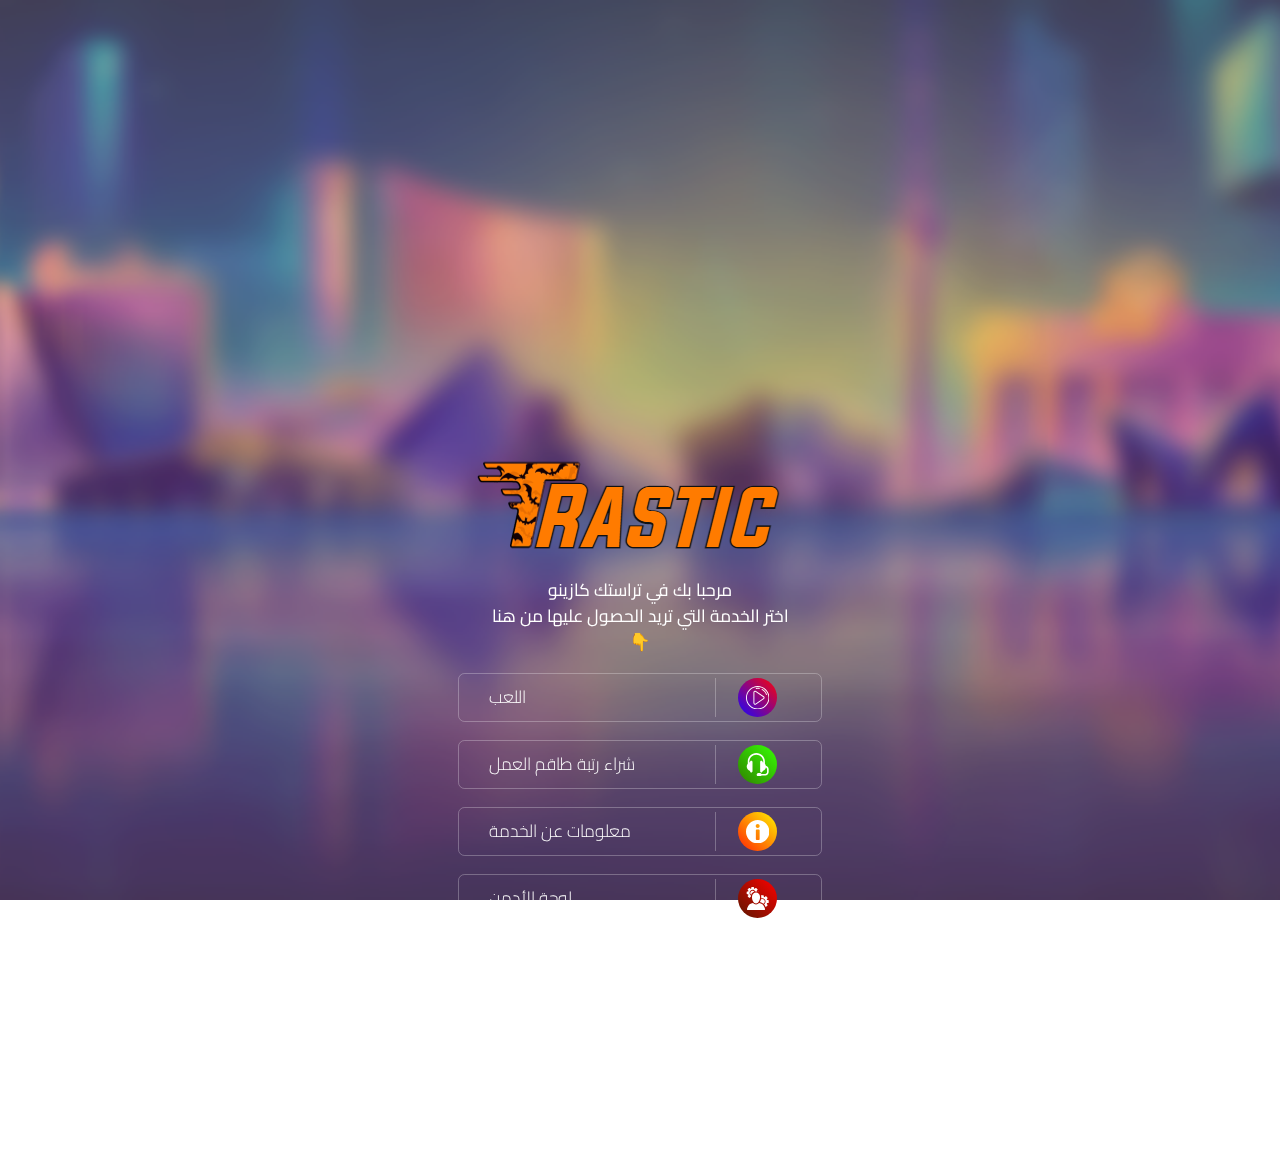
<file: index.html>
<!DOCTYPE HTML>
<html lang="en">

<head>
    <title> • Trastic Casino • </title>
    <meta charset="utf-8" />
    <meta name="viewport" content="width=device-width,initial-scale=1,user-scalable=no" />
    <meta name="description" content=" Welcome To Trastic Casino " />
    <meta property="og:site_name" content="Trastic Casino" />
    <meta property="og:title" content="Trastic Casino" />
    <meta property="og:type" content="website" />
    <meta property="og:description" content=" Welcome To Trastic Casino " />
    <meta property="og:image" content="assets/images/icon.png" />
    <meta property="og:image:type" content="image/png" />
    <meta property="og:image:width" content="375" />
    <meta property="og:image:height" content="95" />
    <meta property="og:url" content="https://trasticcasino.z3itracom.repl.co/" />
    <meta property="twitter:card" content="summary_large_image" />
    <link rel="canonical" href="https://trasticcasino.z3itracom.repl.co/" />
    <link href="https://fonts.googleapis.com/css?family=Cairo:300,300italic,400,400italic" rel="stylesheet"
        type="text/css" />
    <link rel="icon" type="image/x-icon" href="assets/images/icon.png">
    <style>
        html,
        body,
        div,
        span,
        applet,
        object,
        iframe,
        h1,
        h2,
        h3,
        h4,
        h5,
        h6,
        p,
        blockquote,
        pre,
        a,
        abbr,
        acronym,
        address,
        big,
        cite,
        code,
        del,
        dfn,
        em,
        img,
        ins,
        kbd,
        q,
        s,
        samp,
        small,
        strike,
        strong,
        sub,
        sup,
        tt,
        var,
        b,
        u,
        i,
        center,
        dl,
        dt,
        dd,
        ol,
        ul,
        li,
        fieldset,
        form,
        label,
        legend,
        table,
        caption,
        tbody,
        tfoot,
        thead,
        tr,
        th,
        td,
        article,
        aside,
        canvas,
        details,
        embed,
        figure,
        figcaption,
        footer,
        header,
        hgroup,
        menu,
        nav,
        output,
        ruby,
        section,
        summary,
        time,
        mark,
        audio,
        video {
            margin: 0;
            padding: 0;
            border: 0;
            font-size: 100%;
            font: inherit;
            vertical-align: baseline;
        }

        article,
        aside,
        details,
        figcaption,
        figure,
        footer,
        header,
        hgroup,
        menu,
        nav,
        section {
            display: block;
        }

        body {
            line-height: 1;
        }

        ol,
        ul {
            list-style: none;
        }

        blockquote,
        q {
            quotes: none;
        }

        blockquote:before,
        blockquote:after,
        q:before,
        q:after {
            content: '';
            content: none;
        }

        table {
            border-collapse: collapse;
            border-spacing: 0;
        }

        body {
            -webkit-text-size-adjust: none
        }

        mark {
            background-color: transparent;
            color: inherit
        }

        input::-moz-focus-inner {
            border: 0;
            padding: 0
        }

        input[type="text"],
        input[type="email"],
        select,
        textarea {
            -moz-appearance: none;
            -webkit-appearance: none;
            -ms-appearance: none;
            appearance: none
        }

        *,
        *:before,
        *:after {
            box-sizing: border-box;
        }

        body {
            line-height: 1.0;
            min-height: var(--viewport-height);
            min-width: 320px;
            overflow-x: hidden;
            word-wrap: break-word;
        }

        body:before {
            content: '';
            display: block;
            background-attachment: scroll;
            height: var(--background-height);
            left: 0;
            pointer-events: none;
            position: fixed;
            top: 0;
            transform: scale(1);
            width: 100vw;
            z-index: 0;
            background-image: url('assets/images/bg.png');
            background-position: bottom;
            background-repeat: no-repeat;
            background-size: cover;
        }

        body:after {
            content: '';
            display: block;
            height: 100%;
            left: 0;
            opacity: 0;
            position: fixed;
            top: 0;
            transform: scale(1);
            transition: opacity 0.75s ease-in-out 0s, visibility 0.75s 0s;
            visibility: hidden;
            width: 100%;
            z-index: 1;
        }

        :root {
            --background-height: 100vh;
            --site-language-alignment: left;
            --site-language-direction: ltr;
            --site-language-flex-alignment: flex-start;
            --viewport-height: 100vh;
        }

        html {
            font-size: 18pt;
        }

        u {
            text-decoration: underline;
        }

        strong {
            color: inherit;
            font-weight: bolder;
        }

        em {
            font-style: italic;
        }

        code {
            background-color: rgba(144, 144, 144, 0.25);
            border-radius: 0.25em;
            font-family: 'Lucida Console', 'Courier New', monospace;
            font-size: 0.9em;
            font-weight: normal;
            letter-spacing: 0;
            margin: 0 0.25em;
            padding: 0.25em 0.5em;
            text-indent: 0;
        }

        mark {
            background-color: rgba(144, 144, 144, 0.25);
        }

        s {
            text-decoration: line-through;
        }

        sub {
            font-size: smaller;
            vertical-align: sub;
        }

        sup {
            font-size: smaller;
            vertical-align: super;
        }

        a {
            color: inherit;
            text-decoration: underline;
            transition: color 0.25s ease;
        }

        #wrapper {
            -webkit-overflow-scrolling: touch;
            align-items: center;
            display: flex;
            flex-direction: column;
            justify-content: center;
            min-height: var(--viewport-height);
            overflow: hidden;
            position: relative;
            z-index: 2;
        }

        #main {
            align-items: center;
            display: flex;
            flex-grow: 0;
            flex-shrink: 0;
            justify-content: center;
            max-width: 100%;
            position: relative;
            text-align: var(--alignment);
            z-index: 1;
            --alignment: center;
            --flex-alignment: center;
            --width: 30rem;
            --padding-horizontal: 2rem;
            --padding-vertical: 4rem;
            transition: opacity 0.75s ease 0.125s, transform 0.75s ease 0.125s;
        }

        #main>.inner {
            border-radius: inherit;
            max-width: 100%;
            position: relative;
            width: var(--width);
            z-index: 1;
            --spacing: 1rem;
            padding: var(--padding-vertical) var(--padding-horizontal);
        }

        #main>.inner>* {
            margin-top: var(--spacing);
            margin-bottom: var(--spacing);
        }

        #main>.inner> :first-child {
            margin-top: 0 !important;
        }

        #main>.inner> :last-child {
            margin-bottom: 0 !important;
        }

        #main>.inner>.full {
            margin-left: calc(-2rem);
            max-width: calc(100% + 4rem + 0.4725px);
            width: calc(100% + 4rem + 0.4725px);
        }

        #main>.inner>.full:first-child {
            border-top-left-radius: inherit;
            border-top-right-radius: inherit;
            margin-top: -4rem !important;
        }

        #main>.inner>.full:last-child {
            border-bottom-left-radius: inherit;
            border-bottom-right-radius: inherit;
            margin-bottom: -4rem !important;
        }

        #main>.inner>.full.screen {
            border-radius: 0 !important;
            max-width: 100vw;
            position: relative;
            width: 100vw;
            left: 50%;
            margin-left: -50vw;
            right: auto;
        }

        body.is-instant #main,
        body.is-instant #main>.inner>*,
        body.is-instant #main>.inner>section>* {
            transition: none !important;
        }

        body.is-instant:after {
            display: none !important;
            transition: none !important;
        }

        h1,
        h2,
        h3,
        p {
            direction: var(--site-language-direction);
        }

        h1 br+br,
        h2 br+br,
        h3 br+br,
        p br+br {
            display: block;
            content: ' ';
        }

        h1 .li,
        h2 .li,
        h3 .li,
        p .li {
            display: list-item;
            margin: 0.75em 0 0 1em;
            padding-left: 0.5em;
        }

        h1.style1,
        h2.style1,
        h3.style1,
        p.style1 br+br {
            margin-top: 0.975rem;
        }

        h1.style1,
        h2.style1,
        h3.style1,
        p.style1 {
            color: #FFFFFF;
            font-family: 'Cairo', sans-serif;
            font-size: 1em;
            line-height: 1.625;
            font-weight: 300;
        }

        h1.style1 a,
        h2.style1 a,
        h3.style1 a,
        p.style1 a {
            color: #5C83EE;
            text-decoration: none;
        }

        h1.style1 a:hover,
        h2.style1 a:hover,
        h3.style1 a:hover,
        p.style1 a:hover {
            color: #10182F;
        }

        h1.style1 mark,
        h2.style1 mark,
        h3.style1 mark,
        p.style1 mark {
            color: #D4AF37;
            background-color: transparent;
        }

        #text02 br+br {
            margin-top: 0.9rem;
        }

        #text02 {
            color: #FFFFFF;
            font-family: 'Cairo', sans-serif;
            letter-spacing: 0.025rem;
            width: calc(100% + 0.025rem);
            font-size: 1em;
            line-height: 1.5;
            font-weight: 400;
        }

        #text02 a {
            color: #5C83EE;
            text-decoration: none;
        }

        #text02 a:hover {
            color: #10182F;
        }

        #text02 mark {
            color: #D4AF37;
            background-color: transparent;
        }

        .icons {
            display: flex;
            flex-wrap: wrap;
            justify-content: var(--flex-alignment);
            letter-spacing: 0;
            padding: 0;
        }

        .icons li {
            position: relative;
            z-index: 1;
        }

        .icons li a {
            align-items: center;
            display: flex;
            justify-content: center;
        }

        .icons li a svg {
            display: block;
            position: relative;
        }

        .icons li a+svg {
            display: block;
            height: 100%;
            left: 0;
            pointer-events: none;
            position: absolute;
            top: 0;
            width: 100%;
            z-index: -1;
        }

        .icons li a .label {
            display: none;
        }

        .icons.style1 {
            font-size: 1.125em;
            gap: 0rem;
        }

        .icons.style1 li a {
            border-radius: 100%;
            height: 2em;
            width: 2em;
            transition: none;
        }

        .icons.style1 li a svg {
            height: 60%;
            width: 60%;
            transition: none;
        }

        .icons.style1 a {
            background-color: #FF059B;
            background-image: linear-gradient(45deg, #1905FF 0%, rgba(255, 5, 155, 0.008) 100%);
            background-position: 0% 0%;
            background-repeat: repeat;
            background-size: cover;
        }

        .icons.style1 a svg {
            fill: #FFFFFF;
        }

        .icons.style1 li a+svg {
            transition: none;
        }

        #icons02 .n01 {
            background-color: #FF0505;
            background-image: linear-gradient(45deg, #1905FF 0%, rgba(255, 5, 5, 0.008) 100%);
        }

        #icons03 .n01 {
            background-color: #37FF05;
            background-image: linear-gradient(45deg, #308000 0%, rgba(55, 255, 5, 0.008) 100%);
        }

        #icons05 .n01 {
            background-color: #FFF500;
            background-image: linear-gradient(45deg, #FF2305 0%, rgba(255, 245, 0, 0.008) 100%);
        }

        #icons04 .n01 {
            background-color: #05FFFF;
            background-image: linear-gradient(45deg, #052DFF 0%, rgba(5, 255, 255, 0.008) 100%);
        }

          #icons06 .n01 {
            background-color: #FF0000;
            background-image: linear-gradient(45deg, #5C1700 0%, rgba(63, 0, 0, 0.008) 100%);
        }

        #icons01 {
            font-size: 1em;
            gap: 0.75rem;
        }

        #icons01:not(:first-child) {
            margin-top: 2rem !important;
        }

        #icons01:not(:last-child) {
            margin-bottom: 2rem !important;
        }

        #icons01 li a {
            border-radius: 100%;
            height: 2em;
            width: 2em;
            transition: transform 0.125s ease, color 0.125s ease, background-color 0.125s ease, border-color 0.125s ease;
        }

        #icons01 li a svg {
            height: 60%;
            width: 60%;
            transition: fill 0.125s ease;
        }

        #icons01 a svg {
            fill: #FFFFFF;
        }

        #icons01 a {
            border: solid 1px rgba(255, 255, 255, 0.271);
        }

        #icons01 li a+svg {
            transition: transform 0.125s ease, fill 0.125s ease, stroke 0.125s ease;
        }

        #icons01 li a:hover {
            transform: scale(1.2);
        }

        #icons01 li a:hover+svg {
            transform: scale(1.2);
        }

        .image {
            display: block;
            line-height: 0;
            max-width: 100%;
            position: relative;
        }

        .image .frame {
            -webkit-backface-visibility: hidden;
            -webkit-transform: translate3d(0, 0, 0);
            backface-visibility: hidden;
            transform: translate3d(0, 0, 0);
            display: inline-block;
            max-width: 100%;
            overflow: hidden;
            vertical-align: top;
            width: 100%;
        }

        .image .frame img {
            border-radius: 0 !important;
            max-width: 100%;
            vertical-align: top;
            width: inherit;
        }

        .image.full .frame {
            display: block;
        }

        .image.full:first-child .frame {
            border-top-left-radius: inherit;
            border-top-right-radius: inherit;
        }

        .image.full:last-child .frame {
            border-bottom-left-radius: inherit;
            border-bottom-right-radius: inherit;
        }

        #image01 .frame {
            max-width: 100%;
            width: auto;
            transition: none;
        }

        #image01 .frame img {
            transition: none;
        }

        .container {
            position: relative;
        }

        .container>.wrapper {
            vertical-align: top;
            position: relative;
            max-width: 100%;
            border-radius: inherit;
        }

        .container>.wrapper>.inner {
            vertical-align: top;
            position: relative;
            max-width: 100%;
            border-radius: inherit;
            text-align: var(--alignment);
        }

        #main .container.full:first-child>.wrapper {
            border-top-left-radius: inherit;
            border-top-right-radius: inherit;
        }

        #main .container.full:last-child>.wrapper {
            border-bottom-left-radius: inherit;
            border-bottom-right-radius: inherit;
        }

        #main .container.full:first-child>.wrapper>.inner {
            border-top-left-radius: inherit;
            border-top-right-radius: inherit;
        }

        #main .container.full:last-child>.wrapper>.inner {
            border-bottom-left-radius: inherit;
            border-bottom-right-radius: inherit;
        }

        #container02 {
            --padding-horizontal: 0rem;
            --padding-vertical: 0rem;
            display: flex;
            width: 100%;
            align-items: center;
            justify-content: center;
            background-color: transparent;
        }

        #container02>.wrapper>.inner {
            --spacing: 1.25rem;
            padding: var(--padding-vertical) var(--padding-horizontal);
        }

        #container02>.wrapper {
            max-width: var(--width);
            width: 100%;
        }

        #container02.default>.wrapper>.inner>* {
            margin-bottom: var(--spacing);
            margin-top: var(--spacing);
        }

        #container02.default>.wrapper>.inner>*:first-child {
            margin-top: 0 !important;
        }

        #container02.default>.wrapper>.inner>*:last-child {
            margin-bottom: 0 !important;
        }

        #container02.columns>.wrapper>.inner {
            flex-wrap: wrap;
            display: flex;
            align-items: center;
        }

        #container02.columns>.wrapper>.inner>* {
            flex-grow: 0;
            flex-shrink: 0;
            max-width: 100%;
            text-align: var(--alignment);
            padding: 0 0 0 4.625rem;
        }

        #container02.columns>.wrapper>.inner>*>* {
            margin-bottom: var(--spacing);
            margin-top: var(--spacing);
        }

        #container02.columns>.wrapper>.inner>*>*:first-child {
            margin-top: 0 !important;
        }

        #container02.columns>.wrapper>.inner>*>*:last-child {
            margin-bottom: 0 !important;
        }

        #container02.columns>.wrapper>.inner>*:first-child {
            margin-left: -4.625rem;
        }

        #container02.default>.wrapper>.inner>.full {
            margin-left: calc(var(--padding-horizontal) * -1);
            max-width: none;
            width: calc(100% + (var(--padding-horizontal) * 2) + 0.4725px);
        }

        #container02.default>.wrapper>.inner>.full:first-child {
            margin-top: calc(var(--padding-vertical) * -1) !important;
            border-top-left-radius: inherit;
            border-top-right-radius: inherit;
        }

        #container02.default>.wrapper>.inner>.full:last-child {
            margin-bottom: calc(var(--padding-vertical) * -1) !important;
            border-bottom-left-radius: inherit;
            border-bottom-right-radius: inherit;
        }

        #container02.columns>.wrapper>.inner>div>.full {
            margin-left: calc(-2.3125rem);
            max-width: none;
            width: calc(100% + 4.625rem + 0.4725px);
        }

        #container02.columns>.wrapper>.inner>div:first-child>.full {
            margin-left: calc(var(--padding-horizontal) * -1);
            width: calc(100% + var(--padding-horizontal) + 2.3125rem + 0.4725px);
        }

        #container02.columns>.wrapper>.inner>div:last-child>.full {
            width: calc(100% + var(--padding-horizontal) + 2.3125rem + 0.4725px);
        }

        #container02.columns>.wrapper>.inner>div>.full:first-child {
            margin-top: calc(var(--padding-vertical) * -1) !important;
        }

        #container02.columns>.wrapper>.inner>div>.full:last-child {
            margin-bottom: calc(var(--padding-vertical) * -1) !important;
        }

        #container02.columns>.wrapper>.inner>.full {
            align-self: stretch;
        }

        #container02.columns>.wrapper>.inner>.full:first-child {
            border-bottom-left-radius: inherit;
            border-top-left-radius: inherit;
        }

        #container02.columns>.wrapper>.inner>.full:last-child {
            border-bottom-right-radius: inherit;
            border-top-right-radius: inherit;
        }

        #container02.columns>.wrapper>.inner>.full>.full:first-child:last-child {
            border-radius: inherit;
            height: calc(100% + (var(--padding-vertical) * 2));
        }

        #container02.columns>.wrapper>.inner>.full>.full:first-child:last-child>* {
            border-radius: inherit;
            height: 100%;
            position: absolute;
            width: 100%;
        }

        #container02.columns>.wrapper>.inner>.full>.full:first-child:last-child>*>* {
            border-radius: inherit;
            height: 100%;
        }

        .container.style1 {
            --alignment: left;
            --flex-alignment: flex-start;
            --padding-horizontal: 1.75rem;
            --padding-vertical: 0.25rem;
        }

        .container.style1>.wrapper {
            display: block;
            margin: 0 auto 0 auto;
            width: 21rem;
            background-color: transparent;
            border-color: rgba(255, 255, 255, 0.271);
            border-style: solid;
            border-width: 1px;
            border-radius: 0.375rem;
        }

        .container.style1>.wrapper>.inner {
            --spacing: 1.375rem;
            padding: var(--padding-vertical) var(--padding-horizontal);
            border-radius: calc(0.375rem - 1px);
        }

        .container.style1.default>.wrapper>.inner>* {
            margin-bottom: var(--spacing);
            margin-top: var(--spacing);
        }

        .container.style1.default>.wrapper>.inner>*:first-child {
            margin-top: 0 !important;
        }

        .container.style1.default>.wrapper>.inner>*:last-child {
            margin-bottom: 0 !important;
        }

        .container.style1.columns>.wrapper>.inner {
            flex-wrap: wrap;
            display: flex;
            align-items: center;
        }

        .container.style1.columns>.wrapper>.inner>* {
            flex-grow: 0;
            flex-shrink: 0;
            max-width: 100%;
            text-align: var(--alignment);
            padding: 0 0 0 1.125rem;
        }

        .container.style1.columns>.wrapper>.inner>*>* {
            margin-bottom: var(--spacing);
            margin-top: var(--spacing);
        }

        .container.style1.columns>.wrapper>.inner>*>*:first-child {
            margin-top: 0 !important;
        }

        .container.style1.columns>.wrapper>.inner>*>*:last-child {
            margin-bottom: 0 !important;
        }

        .container.style1.columns>.wrapper>.inner>*:first-child {
            margin-left: -1.125rem;
        }

        .container.style1.columns>.wrapper>.inner>*:before {
            border-left: solid 1px rgba(255, 255, 255, 0.271);
            content: '';
            display: block;
            margin-left: calc(-0.5625rem - 0.5px);
            position: absolute;
            width: 0;
            height: calc(100% - (var(--padding-vertical) * 2));
            top: var(--padding-vertical);
        }

        .container.style1.columns>.wrapper>.inner>*:first-child:before {
            display: none;
        }

        .container.style1.default>.wrapper>.inner>.full {
            margin-left: calc(var(--padding-horizontal) * -1);
            max-width: none;
            width: calc(100% + (var(--padding-horizontal) * 2) + 0.4725px);
        }

        .container.style1.default>.wrapper>.inner>.full:first-child {
            margin-top: calc(var(--padding-vertical) * -1) !important;
            border-top-left-radius: inherit;
            border-top-right-radius: inherit;
        }

        .container.style1.default>.wrapper>.inner>.full:last-child {
            margin-bottom: calc(var(--padding-vertical) * -1) !important;
            border-bottom-left-radius: inherit;
            border-bottom-right-radius: inherit;
        }

        .container.style1.columns>.wrapper>.inner>div>.full {
            margin-left: calc(-0.5625rem + 0.5px);
            max-width: none;
            width: calc(100% + 1.125rem + 0.4725px - 1px);
        }

        .container.style1.columns>.wrapper>.inner>div:first-child>.full {
            margin-left: calc(var(--padding-horizontal) * -1);
            width: calc(100% + var(--padding-horizontal) + 0.5625rem + 0.4725px - 0.5px);
        }

        .container.style1.columns>.wrapper>.inner>div:last-child>.full {
            width: calc(100% + var(--padding-horizontal) + 0.5625rem + 0.4725px - 0.5px);
        }

        .container.style1.columns>.wrapper>.inner>div>.full:first-child {
            margin-top: calc(var(--padding-vertical) * -1) !important;
        }

        .container.style1.columns>.wrapper>.inner>div>.full:last-child {
            margin-bottom: calc(var(--padding-vertical) * -1) !important;
        }

        .container.style1.columns>.wrapper>.inner>.full {
            align-self: stretch;
        }

        .container.style1.columns>.wrapper>.inner>.full:first-child {
            border-bottom-left-radius: inherit;
            border-top-left-radius: inherit;
        }

        .container.style1.columns>.wrapper>.inner>.full:last-child {
            border-bottom-right-radius: inherit;
            border-top-right-radius: inherit;
        }

        .container.style1.columns>.wrapper>.inner>.full>.full:first-child:last-child {
            border-radius: inherit;
            height: calc(100% + (var(--padding-vertical) * 2));
        }

        .container.style1.columns>.wrapper>.inner>.full>.full:first-child:last-child>* {
            border-radius: inherit;
            height: 100%;
            position: absolute;
            width: 100%;
        }

        .container.style1.columns>.wrapper>.inner>.full>.full:first-child:last-child>*>* {
            border-radius: inherit;
            height: 100%;
        }

        #container01>.wrapper>.inner> :nth-child(1) {
            width: calc(75% + 0.56rem);
        }

        #container01>.wrapper>.inner> :nth-child(2) {
            width: calc(25% + 0.56rem);
            --alignment: center;
            --flex-alignment: center;
        }

        #container03>.wrapper>.inner> :nth-child(1) {
            width: calc(75% + 0.56rem);
        }

        #container03>.wrapper>.inner> :nth-child(2) {
            width: calc(25% + 0.56rem);
            --alignment: center;
            --flex-alignment: center;
        }

        #container05>.wrapper>.inner> :nth-child(1) {
            width: calc(75% + 0.56rem);
        }

        #container05>.wrapper>.inner> :nth-child(2) {
            width: calc(25% + 0.56rem);
            --alignment: center;
            --flex-alignment: center;
        }

        #container04>.wrapper>.inner> :nth-child(1) {
            width: calc(75% + 0.56rem);
        }

        #container04>.wrapper>.inner> :nth-child(2) {
            width: calc(25% + 0.56rem);
            --alignment: center;
            --flex-alignment: center;
        }

        .icc-credits {
            display: block;
            opacity: 1 !important;
            position: relative;
            transition-delay: 0s !important;
        }

        .icc-credits span {
            border-radius: 24px;
            cursor: pointer;
            display: inline-block;
            font-family: Arial, sans-serif;
            font-size: 12px;
            letter-spacing: 0;
            line-height: 1;
            position: relative;
            text-decoration: none;
            width: auto;
        }

        .icc-credits span a {
            display: inline-block;
            padding: 0.5em 0.375em;
            position: relative;
            text-decoration: none;
            transition: color 0.25s ease, transform 0.25s ease;
            z-index: 1;
        }

        .icc-credits span a:before {
            content: '( ';
            opacity: 1;
            transition: opacity 0.25s ease;
        }

        .icc-credits span a:after {
            content: ' )';
            opacity: 1;
            transition: opacity 0.25s ease;
        }

        .icc-credits span::after {
            background-image: linear-gradient(30deg, #A464A1 15%, #3B5DAD 85%);
            border-radius: inherit;
            box-shadow: 0 0.25em 1.25em 0 rgba(0, 0, 0, 0.25);
            content: '';
            display: block;
            height: calc(100% + 2px);
            left: -1px;
            opacity: 0;
            pointer-events: none;
            position: absolute;
            top: -1px;
            transition: opacity 0.25s ease, box-shadow 0.25s ease, transform 0.25s ease;
            width: calc(100% + 2px);
        }

        .icc-credits span:hover {
            text-transform: none !important;
        }

        .icc-credits span:hover a {
            color: #ffffff !important;
            transform: scale(1.1) translateY(-0.05rem);
        }

        .icc-credits span:hover a:before {
            opacity: 0;
        }

        .icc-credits span:hover a:after {
            opacity: 0;
        }

        .icc-credits span:hover::after {
            opacity: 1;
            transform: scale(1.1) translateY(-0.05rem);
        }

        #credits span {
            color: rgba(255, 255, 255, 0.498);
            margin-top: 1rem !important;
        }

        @media (max-width: 1920px) {}

        @media (max-width: 1680px) {
            html {
                font-size: 13pt;
            }
        }

        @media (max-width: 1280px) {
            html {
                font-size: 13pt;
            }
        }

        @media (max-width: 1024px) {}

        @media (max-width: 980px) {
            html {
                font-size: 11pt;
            }

            #container02.columns>.wrapper>.inner>.full>.full:first-child:last-child>* {
                max-height: 35rem;
            }

            #container01>.wrapper>.inner> :nth-child(2) {
                --alignment: center;
                --flex-alignment: center;
            }

            #container03>.wrapper>.inner> :nth-child(2) {
                --alignment: center;
                --flex-alignment: center;
            }

            #container05>.wrapper>.inner> :nth-child(2) {
                --alignment: center;
                --flex-alignment: center;
            }

            #container04>.wrapper>.inner> :nth-child(2) {
                --alignment: center;
                --flex-alignment: center;
            }
        }

        @media (max-width: 736px) {
            html {
                font-size: 12pt;
            }

            #main {
                --padding-horizontal: 1.5rem;
                --padding-vertical: 3rem;
            }

            #main>.inner {
                --spacing: 1rem;
            }

            #main>.inner>.full {
                margin-left: calc(-1.5rem);
                max-width: calc(100% + 3rem + 0.4725px);
                width: calc(100% + 3rem + 0.4725px);
            }

            #main>.inner>.full:first-child {
                margin-top: -3rem !important;
            }

            #main>.inner>.full:last-child {
                margin-bottom: -3rem !important;
            }

            #main>.inner>.full.screen {
                margin-left: -50vw;
            }

            h1.style1,
            h2.style1,
            h3.style1,
            p.style1 {
                letter-spacing: 0rem;
                width: 100%;
                font-size: 1em;
                line-height: 1.625;
            }

            #text02 {
                letter-spacing: 0.021875rem;
                width: calc(100% + 0.021875rem);
                font-size: 1em;
                line-height: 1.5;
            }

            .icons.style1 {
                font-size: 1.125em;
                gap: 0rem;
            }

            #icons01 {
                font-size: 1em;
                gap: 0.75rem;
            }

            #icons01:not(:first-child) {
                margin-top: 1.5rem !important;
            }

            #icons01:not(:last-child) {
                margin-bottom: 1.5rem !important;
            }

            #container02 {
                --padding-horizontal: 0rem;
                --padding-vertical: 0rem;
            }

            #container02>.wrapper>.inner {
                --spacing: 1.25rem;
            }

            #container02.columns>.wrapper>.inner {
                flex-direction: column !important;
                flex-wrap: nowrap !important;
            }

            #container02.columns>.wrapper>.inner>span {
                display: none;
            }

            #container02.columns>.wrapper>.inner>* {
                padding: 2.3125rem 0 !important;
            }

            #container02.columns>.wrapper>.inner>*:first-child {
                margin-left: 0 !important;
                padding-top: 0 !important;
            }

            #container02.columns>.wrapper>.inner>*:last-child {
                padding-bottom: 0 !important;
            }

            #container02.columns>.wrapper>.inner>div.after-spacer {
                padding-top: 0 !important;
            }

            #container02.columns>.wrapper>.inner>div.before-spacer {
                padding-bottom: 0 !important;
            }

            #container02.columns>.wrapper>.inner>div>.full {
                margin-left: calc(var(--padding-horizontal) * -1);
                width: calc(100% + (var(--padding-horizontal) * 2) + 0.4725px);
            }

            #container02.columns>.wrapper>.inner>div:first-of-type>.full {
                margin-left: calc(var(--padding-horizontal) * -1);
                width: calc(100% + (var(--padding-horizontal) * 2) + 0.4725px);
            }

            #container02.columns>.wrapper>.inner>div:last-of-type>.full {
                margin-left: calc(var(--padding-horizontal) * -1);
                width: calc(100% + (var(--padding-horizontal) * 2) + 0.4725px);
            }

            #container02.columns>.wrapper>.inner>div>.full:first-child {
                margin-top: -2.3125rem !important;
            }

            #container02.columns>.wrapper>.inner>div>.full:last-child {
                margin-bottom: -2.3125rem !important;
            }

            #container02.columns>.wrapper>.inner>div:first-of-type>.full:first-child {
                margin-top: calc(var(--padding-vertical) * -1) !important;
            }

            #container02.columns>.wrapper>.inner>div:last-of-type>.full:last-child {
                margin-bottom: calc(var(--padding-vertical) * -1) !important;
            }

            #container02.columns>.wrapper>.inner>div:first-of-type,
            #container02.columns>.wrapper>.inner>div:first-of-type>.full:first-child {
                border-top-left-radius: inherit;
                border-top-right-radius: inherit;
            }

            #container02.columns>.wrapper>.inner>div:last-of-type,
            #container02.columns>.wrapper>.inner>div:last-of-type>.full:last-child {
                border-bottom-left-radius: inherit;
                border-bottom-right-radius: inherit;
            }

            #container02.columns>.wrapper>.inner>div:first-of-type,
            #container02.columns>.wrapper>.inner>div:first-of-type>.full:last-child {
                border-bottom-left-radius: 0 !important;
            }

            #container02.columns>.wrapper>.inner>div:last-of-type,
            #container02.columns>.wrapper>.inner>div:last-of-type>.full:first-child {
                border-top-right-radius: 0 !important;
            }

            #container02.columns>.wrapper>.inner>.full>.full:first-child:last-child {
                height: auto;
            }

            #container02.columns>.wrapper>.inner>.full>.full:first-child:last-child>* {
                height: auto;
                position: relative;
                width: 100%;
                max-height: none;
            }

            #container02.columns>.wrapper>.inner>.full>.full:first-child:last-child>*>* {
                height: auto;
            }

            #container02.columns>.wrapper>.inner>.full>.full:first-child:last-child>*>iframe {
                height: 100%;
            }

            .container.style1 {
                --padding-horizontal: 2rem;
                --padding-vertical: 1rem;
            }

            .container.style1>.wrapper>.inner {
                --spacing: 1.375rem;
            }

            .container.style1.columns>.wrapper>.inner>* {
                padding: 0 0 0 1.125rem;
            }

            .container.style1.columns>.wrapper>.inner>*:first-child {
                margin-left: -1.125rem;
            }

            .container.style1.columns>.wrapper>.inner>*:before {
                margin-left: calc(-0.5625rem - 0.5px);
            }

            .container.style1.columns>.wrapper>.inner>div>.full {
                margin-left: calc(-0.5625rem + 0.5px);
                width: calc(100% + 1.125rem + 0.4725px - 1px);
            }

            .container.style1.columns>.wrapper>.inner>div:first-child>.full {
                margin-left: calc(var(--padding-horizontal) * -1);
                width: calc(100% + var(--padding-horizontal) + 0.5625rem + 0.4725px - 0.5px);
            }

            .container.style1.columns>.wrapper>.inner>div:last-child>.full {
                width: calc(100% + var(--padding-horizontal) + 0.5625rem + 0.4725px - 0.5px);
            }

            .container.style1.columns>.wrapper>.inner>div>.full:first-child {
                margin-top: calc(var(--padding-vertical) * -1) !important;
            }

            .container.style1.columns>.wrapper>.inner>div>.full:last-child {
                margin-bottom: calc(var(--padding-vertical) * -1) !important;
            }

            #container01>.wrapper>.inner> :nth-child(1) {
                width: calc(75% + 0.56rem);
            }

            #container01>.wrapper>.inner> :nth-child(2) {
                width: calc(25% + 0.56rem);
            }

            #container03>.wrapper>.inner> :nth-child(1) {
                width: calc(75% + 0.56rem);
            }

            #container03>.wrapper>.inner> :nth-child(2) {
                width: calc(25% + 0.56rem);
            }

            #container05>.wrapper>.inner> :nth-child(1) {
                width: calc(75% + 0.56rem);
            }

            #container05>.wrapper>.inner> :nth-child(2) {
                width: calc(25% + 0.56rem);
            }

            #container04>.wrapper>.inner> :nth-child(1) {
                width: calc(75% + 0.56rem);
            }

            #container04>.wrapper>.inner> :nth-child(2) {
                width: calc(25% + 0.56rem);
            }
        }

        @media (max-width: 480px) {
            #main>.inner {
                --spacing: 0.875rem;
            }

            #container02>.wrapper>.inner {
                --spacing: 1.09375rem;
            }

            .container.style1>.wrapper>.inner {
                --spacing: 1.203125rem;
            }
        }

        @media (max-width: 360px) {
            #main {
                --padding-horizontal: 1.125rem;
                --padding-vertical: 2.25rem;
            }

            #main>.inner {
                --spacing: 0.75rem;
            }

            #main>.inner>.full {
                margin-left: calc(-1.125rem);
                max-width: calc(100% + 2.25rem + 0.4725px);
                width: calc(100% + 2.25rem + 0.4725px);
            }

            #main>.inner>.full:first-child {
                margin-top: -2.25rem !important;
            }

            #main>.inner>.full:last-child {
                margin-bottom: -2.25rem !important;
            }

            #main>.inner>.full.screen {
                margin-left: -50vw;
            }

            h1.style1,
            h2.style1,
            h3.style1,
            p.style1 {
                font-size: 1em;
            }

            #text02 {
                font-size: 1em;
            }

            .icons.style1 {
                gap: 0rem;
            }

            #icons01 {
                gap: 0.5625rem;
            }

            #container02 {
                --padding-horizontal: 0rem;
                --padding-vertical: 0rem;
            }

            #container02>.wrapper>.inner {
                --spacing: 0.9375rem;
            }

            #container02.columns>.wrapper>.inner>* {
                padding: 1.734375rem 0 !important;
            }

            #container02.columns>.wrapper>.inner>*:first-child {
                margin-left: -3.46875rem;
            }

            #container02.columns>.wrapper>.inner>div>.full {
                margin-left: calc(var(--padding-horizontal) * -1);
                width: calc(100% + (var(--padding-horizontal) * 2) + 0.4725px);
            }

            #container02.columns>.wrapper>.inner>div:first-of-type>.full {
                margin-left: calc(var(--padding-horizontal) * -1);
                width: calc(100% + (var(--padding-horizontal) * 2) + 0.4725px);
            }

            #container02.columns>.wrapper>.inner>div:last-of-type>.full {
                margin-left: calc(var(--padding-horizontal) * -1);
                width: calc(100% + (var(--padding-horizontal) * 2) + 0.4725px);
            }

            #container02.columns>.wrapper>.inner>div>.full:first-child {
                margin-top: -1.734375rem !important;
            }

            #container02.columns>.wrapper>.inner>div>.full:last-child {
                margin-bottom: -1.734375rem !important;
            }

            #container02.columns>.wrapper>.inner>div:first-of-type>.full:first-child {
                margin-top: calc(var(--padding-vertical) * -1) !important;
            }

            #container02.columns>.wrapper>.inner>div:last-of-type>.full:last-child {
                margin-bottom: calc(var(--padding-vertical) * -1) !important;
            }

            .container.style1 {
                --padding-horizontal: 1.5rem;
                --padding-vertical: 0.75rem;
            }

            .container.style1>.wrapper>.inner {
                --spacing: 1.03125rem;
            }

            .container.style1.columns>.wrapper>.inner>* {
                padding: 0 0 0 0.84375rem;
            }

            .container.style1.columns>.wrapper>.inner>*:first-child {
                margin-left: -0.84375rem;
            }

            .container.style1.columns>.wrapper>.inner>*:before {
                margin-left: calc(-0.421875rem - 0.5px);
            }

            .container.style1.columns>.wrapper>.inner>div>.full {
                margin-left: calc(-0.421875rem + 0.5px);
                width: calc(100% + 0.84375rem + 0.4725px - 1px);
            }

            .container.style1.columns>.wrapper>.inner>div:first-child>.full {
                margin-left: calc(var(--padding-horizontal) * -1);
                width: calc(100% + var(--padding-horizontal) + 0.421875rem + 0.4725px - 0.5px);
            }

            .container.style1.columns>.wrapper>.inner>div:last-child>.full {
                width: calc(100% + var(--padding-horizontal) + 0.421875rem + 0.4725px - 0.5px);
            }

            .container.style1.columns>.wrapper>.inner>div>.full:first-child {
                margin-top: calc(var(--padding-vertical) * -1) !important;
            }

            .container.style1.columns>.wrapper>.inner>div>.full:last-child {
                margin-bottom: calc(var(--padding-vertical) * -1) !important;
            }

            #container01>.wrapper>.inner> :nth-child(1) {
                width: calc(75% + 0.42rem);
            }

            #container01>.wrapper>.inner> :nth-child(2) {
                width: calc(25% + 0.42rem);
            }

            #container03>.wrapper>.inner> :nth-child(1) {
                width: calc(75% + 0.42rem);
            }

            #container03>.wrapper>.inner> :nth-child(2) {
                width: calc(25% + 0.42rem);
            }

            #container05>.wrapper>.inner> :nth-child(1) {
                width: calc(75% + 0.42rem);
            }

            #container05>.wrapper>.inner> :nth-child(2) {
                width: calc(25% + 0.42rem);
            }

            #container04>.wrapper>.inner> :nth-child(1) {
                width: calc(75% + 0.42rem);
            }

            #container04>.wrapper>.inner> :nth-child(2) {
                width: calc(25% + 0.42rem);
            }
        }
    </style><noscript>
        <style>
            body {
                overflow: auto !important;
            }

            body:after {
                display: none !important;
            }

            #main>.inner {
                opacity: 1.0 !important;
            }

            #main {
                opacity: 1.0 !important;
                transform: none !important;
                transition: none !important;
                filter: none !important;
            }

            #main>.inner>section {
                opacity: 1.0 !important;
                transform: none !important;
                transition: none !important;
                filter: none !important;
            }
        </style>
    </noscript>
</head>

<body><svg width="256px" height="256px" viewBox="0 -28.5 256 256" version="1.1" xmlns="http://www.w3.org/2000/svg" xmlns:xlink="http://www.w3.org/1999/xlink" preserveAspectRatio="xMidYMid">

        <symbol id="discordico" viewBox="0 -28.5 256 256">
            <path
                d="M216.856339,16.5966031 C200.285002,8.84328665 182.566144,3.2084988 164.041564,0 C161.766523,4.11318106 159.108624,9.64549908 157.276099,14.0464379 C137.583995,11.0849896 118.072967,11.0849896 98.7430163,14.0464379 C96.9108417,9.64549908 94.1925838,4.11318106 91.8971895,0 C73.3526068,3.2084988 55.6133949,8.86399117 39.0420583,16.6376612 C5.61752293,67.146514 -3.4433191,116.400813 1.08711069,164.955721 C23.2560196,181.510915 44.7403634,191.567697 65.8621325,198.148576 C71.0772151,190.971126 75.7283628,183.341335 79.7352139,175.300261 C72.104019,172.400575 64.7949724,168.822202 57.8887866,164.667963 C59.7209612,163.310589 61.5131304,161.891452 63.2445898,160.431257 C105.36741,180.133187 151.134928,180.133187 192.754523,160.431257 C194.506336,161.891452 196.298154,163.310589 198.110326,164.667963 C191.183787,168.842556 183.854737,172.420929 176.223542,175.320965 C180.230393,183.341335 184.861538,190.991831 190.096624,198.16893 C211.238746,191.588051 232.743023,181.531619 254.911949,164.955721 C260.227747,108.668201 245.831087,59.8662432 216.856339,16.5966031 Z M85.4738752,135.09489 C72.8290281,135.09489 62.4592217,123.290155 62.4592217,108.914901 C62.4592217,94.5396472 72.607595,82.7145587 85.4738752,82.7145587 C98.3405064,82.7145587 108.709962,94.5189427 108.488529,108.914901 C108.508531,123.290155 98.3405064,135.09489 85.4738752,135.09489 Z M170.525237,135.09489 C157.88039,135.09489 147.510584,123.290155 147.510584,108.914901 C147.510584,94.5396472 157.658606,82.7145587 170.525237,82.7145587 C183.391518,82.7145587 193.761324,94.5189427 193.539891,108.914901 C193.539891,123.290155 183.391518,135.09489 170.525237,135.09489 Z" />
        </symbol>
  <svg version="1.1" id="staffico" xmlns="http://www.w3.org/2000/svg" xmlns:xlink="http://www.w3.org/1999/xlink" x="0px" y="0px"
	 viewBox="0 0 458.8 458.8" style="enable-background:new 0 0 458.8 458.8;" xml:space="preserve">
<path d="M390.203,252.363c-2.631-15.947-9.366-30.498-19.235-42.434v-41.667C370.967,75.483,295.483,0,202.705,0
	C109.926,0,34.44,75.483,34.44,168.263v41.667c-12.829,15.508-20.534,35.416-20.534,57.11c0,41.197,27.795,75.814,65.632,86.341
	v3.367c0,13.283,10.768,24.061,24.06,24.061c13.291,0,24.06-10.777,24.06-24.061v-179.4c0-13.283-10.769-24.061-24.06-24.061
	c-13.292,0-24.06,10.777-24.06,24.061v3.368c-4.497,1.237-8.835,2.819-13.018,4.73v-17.184c0-75.093,61.09-136.183,136.185-136.183
	c75.093,0,136.183,61.09,136.183,136.183v17.184c-4.182-1.911-8.537-3.493-13.032-4.746v-3.352c0-13.283-10.77-24.061-24.06-24.061
	s-24.06,10.777-24.06,24.061v179.4c0,13.283,10.77,24.061,24.06,24.061s24.06-10.777,24.06-24.061v-3.367
	c32.018-8.898,56.829-35.025,63.714-67.826c13.557,5.2,23.245,18.265,23.245,33.615v55.42c0,19.892-16.189,36.09-36.09,36.09
	h-72.618c-5.561-9.555-15.79-16.04-27.632-16.04h-34.75c-17.716,0-32.08,14.364-32.08,32.08c0,17.716,14.364,32.08,32.08,32.08
	h34.75c11.842,0,22.071-6.485,27.632-16.04h72.618c37.587,0,68.17-30.575,68.17-68.17v-55.42
	C444.894,286.198,421.351,258.645,390.203,252.363z"/>
<g>
</g>
<g>
</g>
<g>
</g>
<g>
</g>
<g>
</g>
<g>
</g>
<g>
</g>
<g>
</g>
<g>
</g>
<g>
</g>
<g>
</g>
<g>
</g>
<g>
</g>
<g>
</g>
<g>
</g>
</svg>
  <svg version="1.1" id="adminico" xmlns="http://www.w3.org/2000/svg" xmlns:xlink="http://www.w3.org/1999/xlink" x="0px" y="0px"
	 viewBox="0 0 474.565 474.565" style="enable-background:new 0 0 474.565 474.565;" xml:space="preserve">
<g>
	<path d="M255.204,102.3c-0.606-11.321-12.176-9.395-23.465-9.395C240.078,95.126,247.967,98.216,255.204,102.3z"/>
	<path d="M134.524,73.928c-43.825,0-63.997,55.471-28.963,83.37c11.943-31.89,35.718-54.788,66.886-63.826
		C163.921,81.685,150.146,73.928,134.524,73.928z"/>
	<path d="M43.987,148.617c1.786,5.731,4.1,11.229,6.849,16.438L36.44,179.459c-3.866,3.866-3.866,10.141,0,14.015l25.375,25.383
		c1.848,1.848,4.38,2.888,7.019,2.888c2.61,0,5.125-1.04,7.005-2.888l14.38-14.404c2.158,1.142,4.55,1.842,6.785,2.827
		c0-0.164-0.016-0.334-0.016-0.498c0-11.771,1.352-22.875,3.759-33.302c-17.362-11.174-28.947-30.57-28.947-52.715
		c0-34.592,28.139-62.739,62.723-62.739c23.418,0,43.637,13.037,54.43,32.084c11.523-1.429,22.347-1.429,35.376,1.033
		c-1.676-5.07-3.648-10.032-6.118-14.683l14.396-14.411c1.878-1.856,2.918-4.38,2.918-7.004c0-2.625-1.04-5.148-2.918-7.004
		l-25.361-25.367c-1.94-1.941-4.472-2.904-7.003-2.904c-2.532,0-5.063,0.963-6.989,2.904l-14.442,14.411
		c-5.217-2.764-10.699-5.078-16.444-6.825V9.9c0-5.466-4.411-9.9-9.893-9.9h-35.888c-5.451,0-9.909,4.434-9.909,9.9v20.359
		c-5.73,1.747-11.213,4.061-16.446,6.825L75.839,22.689c-1.942-1.941-4.473-2.904-7.005-2.904c-2.531,0-5.077,0.963-7.003,2.896
		L36.44,48.048c-1.848,1.864-2.888,4.379-2.888,7.012c0,2.632,1.04,5.148,2.888,7.004l14.396,14.403
		c-2.75,5.218-5.063,10.708-6.817,16.438H23.675c-5.482,0-9.909,4.441-9.909,9.915v35.889c0,5.458,4.427,9.908,9.909,9.908H43.987z"
		/>
	<path d="M354.871,340.654c15.872-8.705,26.773-25.367,26.773-44.703c0-28.217-22.967-51.168-51.184-51.168
		c-9.923,0-19.118,2.966-26.975,7.873c-4.705,18.728-12.113,36.642-21.803,52.202C309.152,310.022,334.357,322.531,354.871,340.654z
		"/>
	<path d="M460.782,276.588c0-5.909-4.799-10.693-10.685-10.693H428.14c-1.896-6.189-4.411-12.121-7.393-17.75l15.544-15.544
		c2.02-2.004,3.137-4.721,3.137-7.555c0-2.835-1.118-5.553-3.137-7.563l-27.363-27.371c-2.08-2.09-4.829-3.138-7.561-3.138
		c-2.734,0-5.467,1.048-7.547,3.138l-15.576,15.552c-5.623-2.982-11.539-5.481-17.751-7.369v-21.958
		c0-5.901-4.768-10.685-10.669-10.685H311.11c-2.594,0-4.877,1.04-6.739,2.578c3.26,11.895,5.046,24.793,5.046,38.552
		c0,8.735-0.682,17.604-1.956,26.423c7.205-2.656,14.876-4.324,22.999-4.324c36.99,0,67.086,30.089,67.086,67.07
		c0,23.637-12.345,44.353-30.872,56.303c13.48,14.784,24.195,32.324,31.168,51.976c1.148,0.396,2.344,0.684,3.54,0.684
		c2.733,0,5.467-1.04,7.563-3.13l27.379-27.371c2.004-2.004,3.106-4.721,3.106-7.555s-1.102-5.551-3.106-7.563l-15.576-15.552
		c2.982-5.621,5.497-11.555,7.393-17.75h21.957c2.826,0,5.575-1.118,7.563-3.138c2.004-1.996,3.138-4.72,3.138-7.555
		L460.782,276.588z"/>
	<path d="M376.038,413.906c-16.602-48.848-60.471-82.445-111.113-87.018c-16.958,17.958-37.954,29.351-61.731,29.351
		c-23.759,0-44.771-11.392-61.713-29.351c-50.672,4.573-94.543,38.17-111.145,87.026l-9.177,27.013
		c-2.625,7.773-1.368,16.338,3.416,23.007c4.783,6.671,12.486,10.631,20.685,10.631h315.853c8.215,0,15.918-3.96,20.702-10.631
		c4.767-6.669,6.041-15.234,3.4-23.007L376.038,413.906z"/>
	<path d="M120.842,206.782c0,60.589,36.883,125.603,82.352,125.603c45.487,0,82.368-65.014,82.368-125.603
		C285.563,81.188,120.842,80.939,120.842,206.782z"/>
</g>
<g>
</g>
<g>
</g>
<g>
</g>
<g>
</g>
<g>
</g>
<g>
</g>
<g>
</g>
<g>
</g>
<g>
</g>
<g>
</g>
<g>
</g>
<g>
</g>
<g>
</g>
<g>
</g>
<g>
</g>
</svg>

        <symbol id="icon-952" viewBox="0 0 40 40">
            <path
                d="M15.3,9.9c0.2,0,0.4-0.1,0.6-0.2c0.2-0.2,0.2-0.4,0.2-0.6c0-0.2-0.1-0.4-0.2-0.6c-0.2-0.2-0.4-0.2-0.6-0.2 c-0.2,0-0.4,0.1-0.6,0.2c-0.2,0.2-0.2,0.4-0.2,0.6c0,0.2,0.1,0.4,0.2,0.6C14.9,9.8,15.1,9.9,15.3,9.9z M24.3,9.9 c0.2,0,0.4-0.1,0.6-0.2c0.2-0.2,0.2-0.4,0.2-0.6c0-0.2-0.1-0.4-0.2-0.6c-0.2-0.2-0.3-0.2-0.6-0.2c-0.2,0-0.4,0.1-0.6,0.2 c-0.2,0.2-0.2,0.4-0.2,0.6c0,0.2,0.1,0.4,0.2,0.6C23.8,9.8,24,9.9,24.3,9.9z M7.1,13.8c0.6,0,1.1,0.2,1.5,0.6 C9,14.9,9.2,15.4,9.2,16v9.1c0,0.6-0.2,1.1-0.6,1.5c-0.4,0.4-0.9,0.6-1.5,0.6c-0.6,0-1.1-0.2-1.5-0.6c-0.4-0.4-0.6-0.9-0.6-1.5V16 c0-0.6,0.2-1.1,0.6-1.5C6,14,6.5,13.8,7.1,13.8L7.1,13.8z M29.5,14.2v14.1c0,0.6-0.2,1.2-0.7,1.7s-1,0.7-1.6,0.7h-1.6v4.8 c0,0.6-0.2,1.1-0.6,1.5c-0.4,0.4-0.9,0.6-1.5,0.6c-0.6,0-1.1-0.2-1.5-0.6c-0.4-0.4-0.6-0.9-0.6-1.5v-4.8h-2.9v4.8 c0,0.6-0.2,1.1-0.6,1.5c-0.4,0.4-0.9,0.6-1.5,0.6c-0.6,0-1.1-0.2-1.5-0.6C14.2,36.6,14,36,14,35.4l0-4.8h-1.6 c-0.6,0-1.2-0.2-1.7-0.7c-0.5-0.5-0.7-1-0.7-1.7V14.2L29.5,14.2L29.5,14.2z M24.6,5.7c1.5,0.8,2.7,1.9,3.6,3.2 c0.9,1.4,1.4,2.9,1.4,4.6H10c0-1.6,0.5-3.2,1.4-4.6c0.9-1.4,2.1-2.5,3.6-3.2l-1.5-2.8c-0.1-0.2-0.1-0.3,0.1-0.4 c0.2-0.1,0.3,0,0.4,0.1l1.5,2.8c1.3-0.6,2.8-0.9,4.3-0.9s2.9,0.3,4.3,0.9l1.5-2.8c0.1-0.2,0.2-0.2,0.4-0.1c0.2,0.1,0.2,0.2,0.1,0.4 L24.6,5.7z M34.7,16v9.1c0,0.6-0.2,1.1-0.6,1.5c-0.4,0.4-0.9,0.6-1.5,0.6c-0.6,0-1.1-0.2-1.5-0.6c-0.4-0.4-0.6-0.9-0.6-1.5V16 c0-0.6,0.2-1.1,0.6-1.5c0.4-0.4,0.9-0.6,1.5-0.6c0.6,0,1.1,0.2,1.5,0.6S34.7,15.4,34.7,16L34.7,16z" />
        </symbol>
        <symbol id="icon-955" viewBox="0 0 40 40">
            <path
                d="M33.4,26.7c-0.5,1.7-1.4,3.4-2.5,5.1c-1.8,2.7-3.5,4-5.3,4c-0.7,0-1.6-0.2-2.9-0.7c-1.2-0.4-2.2-0.7-3.1-0.7 c-0.8,0-1.8,0.2-2.9,0.7c-1.1,0.5-2,0.7-2.7,0.7c-2.1,0-4.1-1.8-6.2-5.3c-2-3.6-3-7-3-10.4c0-3.1,0.8-5.7,2.3-7.7c1.5-2,3.5-3,5.8-3 c1,0,2.2,0.2,3.6,0.6c1.4,0.4,2.4,0.6,2.8,0.6c0.6,0,1.6-0.2,2.9-0.7c1.4-0.5,2.6-0.7,3.6-0.7c1.6,0,3.1,0.4,4.4,1.3 c0.7,0.5,1.4,1.2,2.1,2.1c-1.1,0.9-1.9,1.7-2.3,2.4c-0.9,1.3-1.3,2.7-1.3,4.3c0,1.7,0.5,3.2,1.4,4.6C31.1,25.4,32.2,26.3,33.4,26.7 L33.4,26.7z M25.7,2.5c0,0.8-0.2,1.8-0.6,2.8c-0.4,1-1,2-1.9,2.8c-0.7,0.7-1.5,1.2-2.2,1.5c-0.5,0.2-1.2,0.3-2.1,0.3 c0-2,0.6-3.8,1.6-5.3c1-1.5,2.7-2.5,5.1-3c0,0,0,0.1,0.1,0.2c0,0.1,0,0.2,0.1,0.2c0,0.1,0,0.1,0,0.2S25.7,2.5,25.7,2.5L25.7,2.5z" />
        </symbol>
        <symbol id="icon-906" viewBox="0 0 40 40">
            <path
                d="M27.2,4.7v4.9h-2.9c-1.1,0-1.8,0.2-2.1,0.6c-0.4,0.5-0.6,1.1-0.6,2v3.5H27l-0.7,5.4h-4.7v14H16v-14h-4.7v-5.4H16v-4.1 c0-2.3,0.6-4.1,1.9-5.3s2.9-1.9,5.2-1.9C24.8,4.4,26.2,4.5,27.2,4.7L27.2,4.7z" />
        </symbol>
        <symbol id="icon-910" viewBox="0 0 40 40">
            <path
                d="M20,7c4.2,0,4.7,0,6.3,0.1c1.5,0.1,2.3,0.3,3,0.5C30,8,30.5,8.3,31.1,8.9c0.5,0.5,0.9,1.1,1.2,1.8c0.2,0.5,0.5,1.4,0.5,3 C33,15.3,33,15.8,33,20s0,4.7-0.1,6.3c-0.1,1.5-0.3,2.3-0.5,3c-0.3,0.7-0.6,1.2-1.2,1.8c-0.5,0.5-1.1,0.9-1.8,1.2 c-0.5,0.2-1.4,0.5-3,0.5C24.7,33,24.2,33,20,33s-4.7,0-6.3-0.1c-1.5-0.1-2.3-0.3-3-0.5C10,32,9.5,31.7,8.9,31.1 C8.4,30.6,8,30,7.7,29.3c-0.2-0.5-0.5-1.4-0.5-3C7,24.7,7,24.2,7,20s0-4.7,0.1-6.3c0.1-1.5,0.3-2.3,0.5-3C8,10,8.3,9.5,8.9,8.9 C9.4,8.4,10,8,10.7,7.7c0.5-0.2,1.4-0.5,3-0.5C15.3,7.1,15.8,7,20,7z M20,4.3c-4.3,0-4.8,0-6.5,0.1c-1.6,0-2.8,0.3-3.8,0.7 C8.7,5.5,7.8,6,6.9,6.9C6,7.8,5.5,8.7,5.1,9.7c-0.4,1-0.6,2.1-0.7,3.8c-0.1,1.7-0.1,2.2-0.1,6.5s0,4.8,0.1,6.5 c0,1.6,0.3,2.8,0.7,3.8c0.4,1,0.9,1.9,1.8,2.8c0.9,0.9,1.7,1.4,2.8,1.8c1,0.4,2.1,0.6,3.8,0.7c1.6,0.1,2.2,0.1,6.5,0.1 s4.8,0,6.5-0.1c1.6-0.1,2.9-0.3,3.8-0.7c1-0.4,1.9-0.9,2.8-1.8c0.9-0.9,1.4-1.7,1.8-2.8c0.4-1,0.6-2.1,0.7-3.8 c0.1-1.6,0.1-2.2,0.1-6.5s0-4.8-0.1-6.5c-0.1-1.6-0.3-2.9-0.7-3.8c-0.4-1-0.9-1.9-1.8-2.8c-0.9-0.9-1.7-1.4-2.8-1.8 c-1-0.4-2.1-0.6-3.8-0.7C24.8,4.3,24.3,4.3,20,4.3L20,4.3L20,4.3z" />
            <path
                d="M20,11.9c-4.5,0-8.1,3.7-8.1,8.1s3.7,8.1,8.1,8.1s8.1-3.7,8.1-8.1S24.5,11.9,20,11.9z M20,25.2c-2.9,0-5.2-2.3-5.2-5.2 s2.3-5.2,5.2-5.2s5.2,2.3,5.2,5.2S22.9,25.2,20,25.2z" />
            <path
                d="M30.6,11.6c0,1-0.8,1.9-1.9,1.9c-1,0-1.9-0.8-1.9-1.9s0.8-1.9,1.9-1.9C29.8,9.7,30.6,10.5,30.6,11.6z" />
        </symbol>
        <symbol id="icon-a02" viewBox="0 0 40 40">
            <path
                d="M36.8,31.5c-0.1,0.5-0.3,1.1-0.5,1.6c-0.4,1.3-1.2,2.2-2.5,2.7c-1.9,0.9-3.9,1.2-6,1.4 c-5.3,0.5-10.5,0.5-15.8,0C10,37,7.9,36.6,6,35.8c-1.1-0.5-1.9-1.3-2.2-2.4c-0.4-1.7-1-3.5-1.1-5.3c-0.3-3.9-0.4-7.8,0.4-11.7 c0.2-0.8,0.4-1.7,0.7-2.5C4.2,12.8,5,12,6.1,11.5c1.9-0.8,3.8-1.1,5.8-1.3c0.9-0.1,1.9-0.2,3-0.3c-0.9-0.5-1.6-0.9-2.3-1.3 c-2-1.2-4-2.3-6.1-3.5C6,4.7,5.7,4.1,6,3.4c0.2-0.4,0.7-0.8,1.2-1C7.5,2.3,8,2.6,8.3,2.8C12,4.9,15.7,7,19.3,9.1 c0.5,0.3,0.9,0.3,1.3,0c3.6-2.1,7.3-4.2,10.9-6.3c0.6-0.3,1.2-0.5,1.7,0c0.3,0.4,0.5,1,0.5,1.5c0,0.4-0.5,0.8-0.9,1 c-2.3,1.4-4.7,2.7-7,4.1c-0.2,0.1-0.5,0.3-0.8,0.5c1.6,0.2,3,0.2,4.4,0.5c1.5,0.3,3,0.7,4.4,1.2c1.2,0.4,2.1,1.3,2.4,2.6 c0.5,1.9,0.9,3.8,1.1,5.8C37.6,23.8,37.6,27.7,36.8,31.5z M33.2,17.3c-0.2-1.8-1.5-2.9-3.3-3.1c-2.6-0.3-5.3-0.6-7.9-0.7 c-3.9-0.2-7.8,0-11.7,0.7c-2.4,0.4-3.3,1.3-3.7,3.7c-0.7,3.7-0.6,7.4-0.1,11c0.4,3,1.4,4.1,4.3,4.4c3.1,0.3,6.2,0.5,9.9,0.8 c2.9-0.3,6.4-0.7,9.8-1.1c1.4-0.2,2.4-1.1,2.6-2.5c0.3-1.7,0.7-3.5,0.7-5.3C33.7,22.6,33.5,20,33.2,17.3z M28.4,25.6 c-1.8,0.1-3.5-1.6-3.4-3.6c0.1-1.9,1.5-3.3,3.5-3.3c2,0,3.5,1.5,3.5,3.5C32,24.2,30.4,25.7,28.4,25.6z M21.7,30.4 c-5.1-0.1-6.4-3.2-6.4-3.2c-0.1-0.1,4.6,1.8,8.6,1.1c0.7-0.1,1.3-0.2,1.3-0.2S24.3,30.5,21.7,30.4z M11.6,25.6c-2,0-3.4-1.4-3.4-3.4 c0-2,1.4-3.5,3.4-3.5c2,0,3.6,1.5,3.6,3.5C15.1,24.2,13.6,25.6,11.6,25.6z" />
        </symbol>
              <svg version="1.1" id="playico" xmlns="http://www.w3.org/2000/svg" xmlns:xlink="http://www.w3.org/1999/xlink" x="0px" y="0px"
	 viewBox="0 0 502 502" style="enable-background:new 0 0 502 502;" xml:space="preserve">
<g>
	<g>
		<path d="M251,502c-67.045,0-130.076-26.108-177.483-73.516C26.108,381.076,0,318.044,0,251S26.108,120.924,73.517,73.516
			C120.924,26.108,183.955,0,251,0s130.076,26.108,177.483,73.516C475.892,120.924,502,183.956,502,251
			s-26.108,130.076-73.517,177.484C381.076,475.892,318.045,502,251,502z M251,20C123.626,20,20,123.626,20,251s103.626,231,231,231
			s231-103.626,231-231S378.374,20,251,20z"/>
	</g>
	<g>
		<g>
			<path d="M194.134,401c-5.627,0-11.23-1.394-16.204-4.03c-11.344-6.015-18.391-17.728-18.391-30.567V135.597
				c0-12.839,7.047-24.552,18.39-30.566c11.343-6.013,24.992-5.276,35.62,1.93L383.78,222.363
				c9.508,6.445,15.184,17.151,15.184,28.637c0,11.485-5.676,22.191-15.184,28.637L213.549,395.04
				C207.799,398.939,201.085,401,194.134,401z M194.138,120.995c-2.341,0-4.688,0.564-6.84,1.706
				c-4.786,2.538-7.759,7.479-7.759,12.896v230.806c0,5.417,2.973,10.359,7.759,12.896c2.099,1.112,4.463,1.701,6.836,1.701
				c2.934,0,5.766-0.869,8.191-2.514l170.232-115.403c4.011-2.72,6.406-7.236,6.406-12.083s-2.395-9.363-6.406-12.082
				L202.326,123.515C199.858,121.842,197.004,120.995,194.138,120.995z"/>
		</g>
	</g>
	<g>
		<path d="M286.012,63.038c-0.574,0-1.156-0.049-1.741-0.152c-21.184-3.718-43.425-3.829-64.641-0.324
			c-5.453,0.903-10.597-2.787-11.496-8.236c-0.9-5.449,2.787-10.596,8.236-11.496c23.431-3.871,47.965-3.75,71.359,0.358
			c5.439,0.955,9.075,6.139,8.12,11.579C294.997,59.621,290.776,63.038,286.012,63.038z"/>
	</g>
	<g>
		<path d="M439.844,192.001c-4.08,0-7.911-2.516-9.394-6.57c-16.37-44.791-48.719-81.657-91.086-103.808
			c-4.895-2.559-6.788-8.601-4.229-13.495c2.56-4.895,8.601-6.788,13.495-4.229c46.792,24.464,82.521,65.186,100.605,114.666
			c1.896,5.187-0.772,10.929-5.96,12.825C442.143,191.804,440.983,192.001,439.844,192.001z"/>
	</g>
</g>
<g>
</g>
<g>
</g>
<g>
</g>
<g>
</g>
<g>
</g>
<g>
</g>
<g>
</g>
<g>
</g>
<g>
</g>
<g>
</g>
<g>
</g>
<g>
</g>
<g>
</g>
<g>
</g>
<g>
</g>
</svg>
              
<svg version="1.1" id="infoico" xmlns="http://www.w3.org/2000/svg" xmlns:xlink="http://www.w3.org/1999/xlink" x="0px" y="0px"
	 viewBox="0 0 460 460" style="enable-background:new 0 0 460 460;" xml:space="preserve">
<g id="XMLID_1055_">
	<g>
		<path d="M230,0C102.975,0,0,102.975,0,230s102.975,230,230,230s230-102.974,230-230S357.025,0,230,0z M268.333,377.36
			c0,8.676-7.034,15.71-15.71,15.71h-43.101c-8.676,0-15.71-7.034-15.71-15.71V202.477c0-8.676,7.033-15.71,15.71-15.71h43.101
			c8.676,0,15.71,7.033,15.71,15.71V377.36z M230,157c-21.539,0-39-17.461-39-39s17.461-39,39-39s39,17.461,39,39
			S251.539,157,230,157z"/>
	</g>
</g>
<g>
</g>
<g>
</g>
<g>
</g>
<g>
</g>
<g>
</g>
<g>
</g>
<g>
</g>
<g>
</g>
<g>
</g>
<g>
</g>
<g>
</g>
<g>
</g>
<g>
</g>
<g>
</g>
<g>
</g>
</svg>
        <symbol id="icon-954" viewBox="0 0 40 40">
            <path
                d="M251,502c-67.045,0-130.076-26.108-177.483-73.516C26.108,381.076,0,318.044,0,251S26.108,120.924,73.517,73.516
			C120.924,26.108,183.955,0,251,0s130.076,26.108,177.483,73.516C475.892,120.924,502,183.956,502,251
			s-26.108,130.076-73.517,177.484C381.076,475.892,318.045,502,251,502z M251,20C123.626,20,20,123.626,20,251s103.626,231,231,231
			s231-103.626,231-231S378.374,20,251,20z" />
        </symbol>
    </svg>
    <div id="wrapper">
        <div id="main">
            <div class="inner" style="padding-bottom: 0;">
                <div id="container02" class="container default">
                    <div class="wrapper">
                        <div class="inner">
                            <div id="image01" class="image"><span class="frame"><img src="assets/images/logo_large.png"
                                        alt="" /></span></div>
                            <p id="text02"><span>مرحبا بك في تراستك كازينو</span><br /> <span>
                                    اختر الخدمة التي تريد الحصول عليها من هنا</span><br /> <span>👇</span></p>
                        </div>
                    </div>
                </div>
                <div id="container01" class="style1 container columns" style="cursor: pointer;" onclick="window.location='play.html'">
                    <div class="wrapper">
                        <div class="inner">
                            <div>
                                <p id="text05" class="style1">اللعب</p>
                            </div>
                            <div>
                                <ul id="icons02" class="style1 icons">
                                    <li><a class="n01" href="#"><svg>
                                                <use xlink:href="#playico"></use>
                                            </svg><span class="label">Play</span></a></li>
                                </ul>
                            </div>
                        </div>
                    </div>
                </div>
                <div id="container03" class="style1 container columns" style="cursor: pointer;" onclick="window.location='soon.html'">
                    <div class="wrapper">
                        <div class="inner">
                            <div>
                                <p id="text06" class="style1">شراء رتبة طاقم العمل</p>
                            </div>
                            <div>
                                <ul id="icons03" class="style1 icons">
                                    <li><a class="n01" href="#"><svg>
                                                <use xlink:href="#staffico"></use>
                                            </svg><span class="label">Staff</span></a></li>
                                </ul>
                            </div>
                        </div>
                    </div>
                </div>
                <div id="container04" class="style1 container columns" style="cursor: pointer;" onclick="window.location='soon.html'">
                    <div class="wrapper">
                        <div class="inner">
                            <div>
                                <p id="text03" class="style1">معلومات عن الخدمة</p>
                            </div>
                            <div>
                                <ul id="icons05" class="style1 icons">
                                    <li><a class="n01" href="#"><svg>
                                                <use xlink:href="#infoico"></use>
                                            </svg><span class="label">TVmaze</span></a></li>
                                </ul>
                            </div>
                        </div>
                    </div>
                </div>
              
        <div id="container05" class="style1 container columns" style="cursor: pointer;" onclick="location.href='https://trastic-admin.z3itracom.repl.co/'">
                    <div class="wrapper">
                        <div class="inner">
                            <div>
                                <p id="text03" class="style1">لوحة الأدمن</p>
                            </div>
                            <div>
                                <ul id="icons06" class="style1 icons">
                                    <li><a class="n01" href="#"><svg>
                                                <use xlink:href="#adminico"></use>
                                            </svg><span class="label">TVmaze</span></a></li>
                                </ul>
                            </div>
                        </div>
                    </div>
                </div>

                <ul id="icons01" class="icons">
                    <li><a class="n01" href="https://discord.gg/pJ52ysteTf"><svg>
                                <use xlink:href="#discordico"></use>
                            </svg><span class="label">Discord</span></a></li>

</li>
                </ul>
                <div id="credits" class="icc-credits"></div>
            </div>
        </div>
    </div>
    <script>(function () { var on = addEventListener, $ = function (q) { return document.querySelector(q) }, $$ = function (q) { return document.querySelectorAll(q) }, $body = document.body, $inner = $('.inner'), client = (function () { var o = { browser: 'other', browserVersion: 0, os: 'other', osVersion: 0, mobile: false, canUse: null }, ua = navigator.userAgent, a, i; a = [['firefox', /Firefox\/([0-9\.]+)/], ['edge', /Edge\/([0-9\.]+)/], ['safari', /Version\/([0-9\.]+).+Safari/], ['chrome', /Chrome\/([0-9\.]+)/], ['chrome', /CriOS\/([0-9\.]+)/], ['ie', /Trident\/.+rv:([0-9]+)/]]; for (i = 0; i < a.length; i++) { if (ua.match(a[i][1])) { o.browser = a[i][0]; o.browserVersion = parseFloat(RegExp.$1); break; } } a = [['ios', /([0-9_]+) like Mac OS X/, function (v) { return v.replace('_', '.').replace('_', ''); }], ['ios', /CPU like Mac OS X/, function (v) { return 0 }], ['ios', /iPad; CPU/, function (v) { return 0 }], ['android', /Android ([0-9\.]+)/, null], ['mac', /Macintosh.+Mac OS X ([0-9_]+)/, function (v) { return v.replace('_', '.').replace('_', ''); }], ['windows', /Windows NT ([0-9\.]+)/, null], ['undefined', /Undefined/, null],]; for (i = 0; i < a.length; i++) { if (ua.match(a[i][1])) { o.os = a[i][0]; o.osVersion = parseFloat(a[i][2] ? (a[i][2])(RegExp.$1) : RegExp.$1); break; } } if (o.os == 'mac' && ('ontouchstart' in window) && ((screen.width == 1024 && screen.height == 1366) || (screen.width == 834 && screen.height == 1112) || (screen.width == 810 && screen.height == 1080) || (screen.width == 768 && screen.height == 1024))) o.os = 'ios'; o.mobile = (o.os == 'android' || o.os == 'ios'); var _canUse = document.createElement('div'); o.canUse = function (p) { var e = _canUse.style, up = p.charAt(0).toUpperCase() + p.slice(1); return (p in e || ('Moz' + up) in e || ('Webkit' + up) in e || ('O' + up) in e || ('ms' + up) in e); }; return o; }()), trigger = function (t) { if (client.browser == 'ie') { var e = document.createEvent('Event'); e.initEvent(t, false, true); dispatchEvent(e); } else dispatchEvent(new Event(t)); }, cssRules = function (selectorText) { var ss = document.styleSheets, a = [], f = function (s) { var r = s.cssRules, i; for (i = 0; i < r.length; i++) { if (r[i] instanceof CSSMediaRule && matchMedia(r[i].conditionText).matches) (f)(r[i]); else if (r[i] instanceof CSSStyleRule && r[i].selectorText == selectorText) a.push(r[i]); } }, x, i; for (i = 0; i < ss.length; i++)f(ss[i]); return a; }, thisHash = function () { var h = location.hash ? location.hash.substring(1) : null, a; if (!h) return null; if (h.match(/\?/)) { a = h.split('?'); h = a[0]; history.replaceState(undefined, undefined, '#' + h); window.location.search = a[1]; } if (h.length > 0 && !h.match(/^[a-zA-Z]/)) h = 'x' + h; if (typeof h == 'string') h = h.toLowerCase(); return h; }, scrollToElement = function (e, style, duration) { var y, cy, dy, start, easing, offset, f; if (!e) y = 0; else { offset = (e.dataset.scrollOffset ? parseInt(e.dataset.scrollOffset) : 0) * parseFloat(getComputedStyle(document.documentElement).fontSize); switch (e.dataset.scrollBehavior ? e.dataset.scrollBehavior : 'default') { case 'default': default: y = e.offsetTop + offset; break; case 'center': if (e.offsetHeight < window.innerHeight) y = e.offsetTop - ((window.innerHeight - e.offsetHeight) / 2) + offset; else y = e.offsetTop - offset; break; case 'previous': if (e.previousElementSibling) y = e.previousElementSibling.offsetTop + e.previousElementSibling.offsetHeight + offset; else y = e.offsetTop + offset; break; } } if (!style) style = 'smooth'; if (!duration) duration = 750; if (style == 'instant') { window.scrollTo(0, y); return; } start = Date.now(); cy = window.scrollY; dy = y - cy; switch (style) { case 'linear': easing = function (t) { return t }; break; case 'smooth': easing = function (t) { return t < .5 ? 4 * t * t * t : (t - 1) * (2 * t - 2) * (2 * t - 2) + 1 }; break; }f = function () { var t = Date.now() - start; if (t >= duration) window.scroll(0, y); else { window.scroll(0, cy + (dy * easing(t / duration))); requestAnimationFrame(f); } }; f(); }, scrollToTop = function () { scrollToElement(null); }, loadElements = function (parent) { var a, e, x, i; a = parent.querySelectorAll('iframe[data-src]:not([data-src=""])'); for (i = 0; i < a.length; i++) { a[i].src = a[i].dataset.src; a[i].dataset.src = ""; } a = parent.querySelectorAll('video[autoplay]'); for (i = 0; i < a.length; i++) { if (a[i].paused) a[i].play(); } e = parent.querySelector('[data-autofocus="1"]'); x = e ? e.tagName : null; switch (x) { case 'FORM': e = e.querySelector('.field input, .field select, .field textarea'); if (e) e.focus(); break; default: break; } }, unloadElements = function (parent) { var a, e, x, i; a = parent.querySelectorAll('iframe[data-src=""]'); for (i = 0; i < a.length; i++) { if (a[i].dataset.srcUnload === '0') continue; a[i].dataset.src = a[i].src; a[i].src = ''; } a = parent.querySelectorAll('video'); for (i = 0; i < a.length; i++) { if (!a[i].paused) a[i].pause(); } e = $(':focus'); if (e) e.blur(); }; window._scrollToTop = scrollToTop; var thisURL = function () { return window.location.href.replace(window.location.search, '').replace(/#$/, ''); }; var getVar = function (name) { var a = window.location.search.substring(1).split('&'), b, k; for (k in a) { b = a[k].split('='); if (b[0] == name) return b[1]; } return null; }; var errors = { handle: function (handler) { window.onerror = function (message, url, line, column, error) { (handler)(error.message); return true; }; }, unhandle: function () { window.onerror = null; } }; on('load', function () { setTimeout(function () { $body.className = $body.className.replace(/\bis-loading\b/, 'is-playing'); setTimeout(function () { $body.className = $body.className.replace(/\bis-playing\b/, 'is-ready'); }, 875); }, 100); }); loadElements(document.body); var style, sheet, rule; style = document.createElement('style'); style.appendChild(document.createTextNode('')); document.head.appendChild(style); sheet = style.sheet; if (client.mobile) { (function () { var f = function () { document.documentElement.style.setProperty('--viewport-height', window.innerHeight + 'px'); document.documentElement.style.setProperty('--background-height', (window.innerHeight + 250) + 'px'); }; on('load', f); on('resize', f); on('orientationchange', function () { setTimeout(function () { (f)(); }, 100); }); })(); } if (client.os == 'android') { (function () { sheet.insertRule('body::after { }', 0); rule = sheet.cssRules[0]; var f = function () { rule.style.cssText = 'height: ' + (Math.max(screen.width, screen.height)) + 'px'; }; on('load', f); on('orientationchange', f); on('touchmove', f); })(); $body.classList.add('is-touch'); } else if (client.os == 'ios') { if (client.osVersion <= 11) (function () { sheet.insertRule('body::after { }', 0); rule = sheet.cssRules[0]; rule.style.cssText = '-webkit-transform: scale(1.0)'; })(); if (client.osVersion <= 11) (function () { sheet.insertRule('body.ios-focus-fix::before { }', 0); rule = sheet.cssRules[0]; rule.style.cssText = 'height: calc(100% + 60px)'; on('focus', function (event) { $body.classList.add('ios-focus-fix'); }, true); on('blur', function (event) { $body.classList.remove('ios-focus-fix'); }, true); })(); $body.classList.add('is-touch'); } else if (client.browser == 'ie') { if (!('matches' in Element.prototype)) Element.prototype.matches = (Element.prototype.msMatchesSelector || Element.prototype.webkitMatchesSelector); (function () { var a = cssRules('body::before'), r; if (a.length > 0) { r = a[0]; if (r.style.width.match('calc')) { r.style.opacity = 0.9999; setTimeout(function () { r.style.opacity = 1; }, 100); } else { document.styleSheets[0].addRule('body::before', 'content: none !important;'); $body.style.backgroundImage = r.style.backgroundImage.replace('url("images/', 'url("assets/images/'); $body.style.backgroundPosition = r.style.backgroundPosition; $body.style.backgroundRepeat = r.style.backgroundRepeat; $body.style.backgroundColor = r.style.backgroundColor; $body.style.backgroundAttachment = 'fixed'; $body.style.backgroundSize = r.style.backgroundSize; } } })(); (function () { var t, f; f = function () { var mh, h, s, xx, x, i; x = $('#wrapper'); x.style.height = 'auto'; if (x.scrollHeight <= innerHeight) x.style.height = '100vh'; xx = $$('.container.full'); for (i = 0; i < xx.length; i++) { x = xx[i]; s = getComputedStyle(x); x.style.minHeight = ''; x.style.height = ''; mh = s.minHeight; x.style.minHeight = 0; x.style.height = ''; h = s.height; if (mh == 0) continue; x.style.height = (h > mh ? 'auto' : mh); } }; (f)(); on('resize', function () { clearTimeout(t); t = setTimeout(f, 250); }); on('load', f); })(); } else if (client.browser == 'edge') { (function () { var xx = $$('.container > .inner > div:last-child'), x, y, i; for (i = 0; i < xx.length; i++) { x = xx[i]; y = getComputedStyle(x.parentNode); if (y.display != 'flex' && y.display != 'inline-flex') continue; x.style.marginLeft = '-1px'; } })(); } if (!client.canUse('object-fit')) { (function () { var xx = $$('.image[data-position]'), x, w, c, i, src; for (i = 0; i < xx.length; i++) { x = xx[i]; c = x.firstElementChild; if (c.tagName != 'IMG') { w = c; c = c.firstElementChild; } if (c.parentNode.classList.contains('deferred')) { c.parentNode.classList.remove('deferred'); src = c.getAttribute('data-src'); c.removeAttribute('data-src'); } else src = c.getAttribute('src'); c.style['backgroundImage'] = 'url(\'' + src + '\')'; c.style['backgroundSize'] = 'cover'; c.style['backgroundPosition'] = x.dataset.position; c.style['backgroundRepeat'] = 'no-repeat'; c.src = 'data:image/svg+xml;charset=utf8,' + escape('<svg xmlns="http://www.w3.org/2000/svg" width="1" height="1" viewBox="0 0 1 1"></svg>'); if (x.classList.contains('full') && (x.parentNode && x.parentNode.classList.contains('full')) && (x.parentNode.parentNode && x.parentNode.parentNode.parentNode && x.parentNode.parentNode.parentNode.classList.contains('container')) && x.parentNode.children.length == 1) { (function (x, w) { var p = x.parentNode.parentNode, f = function () { x.style['height'] = '0px'; clearTimeout(t); t = setTimeout(function () { if (getComputedStyle(p).flexDirection == 'row') { if (w) w.style['height'] = '100%'; x.style['height'] = (p.scrollHeight + 1) + 'px'; } else { if (w) w.style['height'] = 'auto'; x.style['height'] = 'auto'; } }, 125); }, t; on('resize', f); on('load', f); (f)(); })(x, w); } } })(); (function () { var xx = $$('.gallery img'), x, p, i, src; for (i = 0; i < xx.length; i++) { x = xx[i]; p = x.parentNode; if (p.classList.contains('deferred')) { p.classList.remove('deferred'); src = x.getAttribute('data-src'); } else src = x.getAttribute('src'); p.style['backgroundImage'] = 'url(\'' + src + '\')'; p.style['backgroundSize'] = 'cover'; p.style['backgroundPosition'] = 'center'; p.style['backgroundRepeat'] = 'no-repeat'; x.style['opacity'] = '0'; } })(); } })();</script>
</body>

</html>
</file>
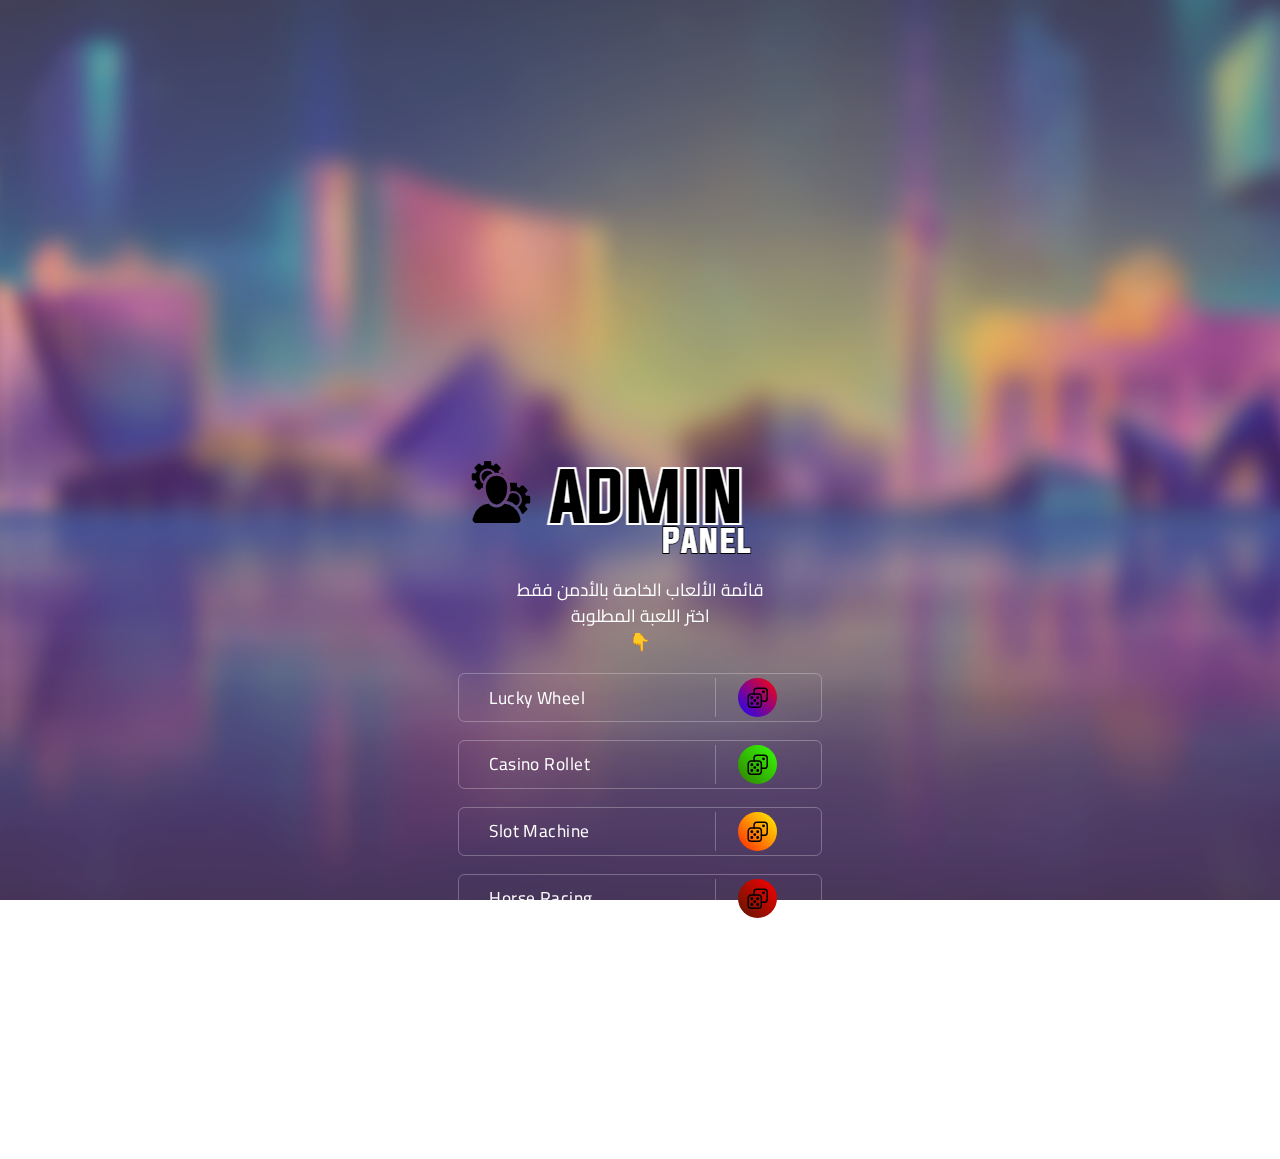
<file: adminp.html>
<!DOCTYPE HTML>
<html lang="en">

<head>
    <title> • Trastic Casino • </title>
    <meta charset="utf-8" />
    <meta name="viewport" content="width=device-width,initial-scale=1,user-scalable=no" />
    <meta name="description" content=" Welcome To Trastic Casino " />
    <meta property="og:site_name" content="Trastic Casino" />
    <meta property="og:title" content="Trastic Casino" />
    <meta property="og:type" content="website" />
    <meta property="og:description" content=" Welcome To Trastic Casino " />
    <meta property="og:image" content="assets/images/icon.png" />
    <meta property="og:image:type" content="image/png" />
    <meta property="og:image:width" content="375" />
    <meta property="og:image:height" content="95" />
    <meta property="og:url" content="https://trasticcasino.z3itracom.repl.co/" />
    <meta property="twitter:card" content="summary_large_image" />
    <link rel="canonical" href="https://trasticcasino.z3itracom.repl.co/" />
    <link href="https://fonts.googleapis.com/css?family=Cairo:300,300italic,400,400italic" rel="stylesheet"
        type="text/css" />
    <link rel="icon" type="image/x-icon" href="assets/images/icon.png">
    <style>
        html,
        body,
        div,
        span,
        applet,
        object,
        iframe,
        h1,
        h2,
        h3,
        h4,
        h5,
        h6,
        p,
        blockquote,
        pre,
        a,
        abbr,
        acronym,
        address,
        big,
        cite,
        code,
        del,
        dfn,
        em,
        img,
        ins,
        kbd,
        q,
        s,
        samp,
        small,
        strike,
        strong,
        sub,
        sup,
        tt,
        var,
        b,
        u,
        i,
        center,
        dl,
        dt,
        dd,
        ol,
        ul,
        li,
        fieldset,
        form,
        label,
        legend,
        table,
        caption,
        tbody,
        tfoot,
        thead,
        tr,
        th,
        td,
        article,
        aside,
        canvas,
        details,
        embed,
        figure,
        figcaption,
        footer,
        header,
        hgroup,
        menu,
        nav,
        output,
        ruby,
        section,
        summary,
        time,
        mark,
        audio,
        video {
            margin: 0;
            padding: 0;
            border: 0;
            font-size: 100%;
            font: inherit;
            vertical-align: baseline;
        }

        article,
        aside,
        details,
        figcaption,
        figure,
        footer,
        header,
        hgroup,
        menu,
        nav,
        section {
            display: block;
        }

        body {
            line-height: 1;
        }

        ol,
        ul {
            list-style: none;
        }

        blockquote,
        q {
            quotes: none;
        }

        blockquote:before,
        blockquote:after,
        q:before,
        q:after {
            content: '';
            content: none;
        }

        table {
            border-collapse: collapse;
            border-spacing: 0;
        }

        body {
            -webkit-text-size-adjust: none
        }

        mark {
            background-color: transparent;
            color: inherit
        }

        input::-moz-focus-inner {
            border: 0;
            padding: 0
        }

        input[type="text"],
        input[type="email"],
        select,
        textarea {
            -moz-appearance: none;
            -webkit-appearance: none;
            -ms-appearance: none;
            appearance: none
        }

        *,
        *:before,
        *:after {
            box-sizing: border-box;
        }

        body {
            line-height: 1.0;
            min-height: var(--viewport-height);
            min-width: 320px;
            overflow-x: hidden;
            word-wrap: break-word;
        }

        body:before {
            content: '';
            display: block;
            background-attachment: scroll;
            height: var(--background-height);
            left: 0;
            pointer-events: none;
            position: fixed;
            top: 0;
            transform: scale(1);
            width: 100vw;
            z-index: 0;
            background-image: url('assets/images/bg.png');
            background-position: bottom;
            background-repeat: no-repeat;
            background-size: cover;
        }

        body:after {
            content: '';
            display: block;
            height: 100%;
            left: 0;
            opacity: 0;
            position: fixed;
            top: 0;
            transform: scale(1);
            transition: opacity 0.75s ease-in-out 0s, visibility 0.75s 0s;
            visibility: hidden;
            width: 100%;
            z-index: 1;
        }

        :root {
            --background-height: 100vh;
            --site-language-alignment: left;
            --site-language-direction: ltr;
            --site-language-flex-alignment: flex-start;
            --viewport-height: 100vh;
        }

        html {
            font-size: 18pt;
        }

        u {
            text-decoration: underline;
        }

        strong {
            color: inherit;
            font-weight: bolder;
        }

        em {
            font-style: italic;
        }

        code {
            background-color: rgba(144, 144, 144, 0.25);
            border-radius: 0.25em;
            font-family: 'Lucida Console', 'Courier New', monospace;
            font-size: 0.9em;
            font-weight: normal;
            letter-spacing: 0;
            margin: 0 0.25em;
            padding: 0.25em 0.5em;
            text-indent: 0;
        }

        mark {
            background-color: rgba(144, 144, 144, 0.25);
        }

        s {
            text-decoration: line-through;
        }

        sub {
            font-size: smaller;
            vertical-align: sub;
        }

        sup {
            font-size: smaller;
            vertical-align: super;
        }

        a {
            color: inherit;
            text-decoration: underline;
            transition: color 0.25s ease;
        }

        #wrapper {
            -webkit-overflow-scrolling: touch;
            align-items: center;
            display: flex;
            flex-direction: column;
            justify-content: center;
            min-height: var(--viewport-height);
            overflow: hidden;
            position: relative;
            z-index: 2;
        }

        #main {
            align-items: center;
            display: flex;
            flex-grow: 0;
            flex-shrink: 0;
            justify-content: center;
            max-width: 100%;
            position: relative;
            text-align: var(--alignment);
            z-index: 1;
            --alignment: center;
            --flex-alignment: center;
            --width: 30rem;
            --padding-horizontal: 2rem;
            --padding-vertical: 4rem;
            transition: opacity 0.75s ease 0.125s, transform 0.75s ease 0.125s;
        }

        #main>.inner {
            border-radius: inherit;
            max-width: 100%;
            position: relative;
            width: var(--width);
            z-index: 1;
            --spacing: 1rem;
            padding: var(--padding-vertical) var(--padding-horizontal);
        }

        #main>.inner>* {
            margin-top: var(--spacing);
            margin-bottom: var(--spacing);
        }

        #main>.inner> :first-child {
            margin-top: 0 !important;
        }

        #main>.inner> :last-child {
            margin-bottom: 0 !important;
        }

        #main>.inner>.full {
            margin-left: calc(-2rem);
            max-width: calc(100% + 4rem + 0.4725px);
            width: calc(100% + 4rem + 0.4725px);
        }

        #main>.inner>.full:first-child {
            border-top-left-radius: inherit;
            border-top-right-radius: inherit;
            margin-top: -4rem !important;
        }

        #main>.inner>.full:last-child {
            border-bottom-left-radius: inherit;
            border-bottom-right-radius: inherit;
            margin-bottom: -4rem !important;
        }

        #main>.inner>.full.screen {
            border-radius: 0 !important;
            max-width: 100vw;
            position: relative;
            width: 100vw;
            left: 50%;
            margin-left: -50vw;
            right: auto;
        }

        body.is-instant #main,
        body.is-instant #main>.inner>*,
        body.is-instant #main>.inner>section>* {
            transition: none !important;
        }

        body.is-instant:after {
            display: none !important;
            transition: none !important;
        }

        h1,
        h2,
        h3,
        p {
            direction: var(--site-language-direction);
        }

        h1 br+br,
        h2 br+br,
        h3 br+br,
        p br+br {
            display: block;
            content: ' ';
        }

        h1 .li,
        h2 .li,
        h3 .li,
        p .li {
            display: list-item;
            margin: 0.75em 0 0 1em;
            padding-left: 0.5em;
        }

        h1.style1,
        h2.style1,
        h3.style1,
        p.style1 br+br {
            margin-top: 0.975rem;
        }

        h1.style1,
        h2.style1,
        h3.style1,
        p.style1 {
            color: #FFFFFF;
            font-family: 'Cairo', sans-serif;
            font-size: 1em;
            line-height: 1.625;
            font-weight: 300;
        }

        h1.style1 a,
        h2.style1 a,
        h3.style1 a,
        p.style1 a {
            color: #5C83EE;
            text-decoration: none;
        }

        h1.style1 a:hover,
        h2.style1 a:hover,
        h3.style1 a:hover,
        p.style1 a:hover {
            color: #10182F;
        }

        h1.style1 mark,
        h2.style1 mark,
        h3.style1 mark,
        p.style1 mark {
            color: #D4AF37;
            background-color: transparent;
        }

        #text02 br+br {
            margin-top: 0.9rem;
        }

        #text02 {
            color: #FFFFFF;
            font-family: 'Cairo', sans-serif;
            letter-spacing: 0.025rem;
            width: calc(100% + 0.025rem);
            font-size: 1em;
            line-height: 1.5;
            font-weight: 400;
        }

        #text02 a {
            color: #5C83EE;
            text-decoration: none;
        }

        #text02 a:hover {
            color: #10182F;
        }

        #text02 mark {
            color: #D4AF37;
            background-color: transparent;
        }

        .icons {
            display: flex;
            flex-wrap: wrap;
            justify-content: var(--flex-alignment);
            letter-spacing: 0;
            padding: 0;
        }

        .icons li {
            position: relative;
            z-index: 1;
        }

        .icons li a {
            align-items: center;
            display: flex;
            justify-content: center;
        }

        .icons li a svg {
            display: block;
            position: relative;
        }

        .icons li a+svg {
            display: block;
            height: 100%;
            left: 0;
            pointer-events: none;
            position: absolute;
            top: 0;
            width: 100%;
            z-index: -1;
        }

        .icons li a .label {
            display: none;
        }

        .icons.style1 {
            font-size: 1.125em;
            gap: 0rem;
        }

        .icons.style1 li a {
            border-radius: 100%;
            height: 2em;
            width: 2em;
            transition: none;
        }

        .icons.style1 li a svg {
            height: 60%;
            width: 60%;
            transition: none;
        }

        .icons.style1 a {
            background-color: #FF059B;
            background-image: linear-gradient(45deg, #1905FF 0%, rgba(255, 5, 155, 0.008) 100%);
            background-position: 0% 0%;
            background-repeat: repeat;
            background-size: cover;
        }

        .icons.style1 a svg {
            fill: #FFFFFF;
        }

        .icons.style1 li a+svg {
            transition: none;
        }

        #icons02 .n01 {
            background-color: #FF0505;
            background-image: linear-gradient(45deg, #1905FF 0%, rgba(255, 5, 5, 0.008) 100%);
        }

        #icons03 .n01 {
            background-color: #37FF05;
            background-image: linear-gradient(45deg, #308000 0%, rgba(55, 255, 5, 0.008) 100%);
        }

        #icons05 .n01 {
            background-color: #FFF500;
            background-image: linear-gradient(45deg, #FF2305 0%, rgba(255, 245, 0, 0.008) 100%);
        }

        #icons04 .n01 {
            background-color: #05FFFF;
            background-image: linear-gradient(45deg, #052DFF 0%, rgba(5, 255, 255, 0.008) 100%);
        }

          #icons06 .n01 {
            background-color: #FF0000;
            background-image: linear-gradient(45deg, #5C1700 0%, rgba(63, 0, 0, 0.008) 100%);
        }

        #icons01 {
            font-size: 1em;
            gap: 0.75rem;
        }

        #icons01:not(:first-child) {
            margin-top: 2rem !important;
        }

        #icons01:not(:last-child) {
            margin-bottom: 2rem !important;
        }

        #icons01 li a {
            border-radius: 100%;
            height: 2em;
            width: 2em;
            transition: transform 0.125s ease, color 0.125s ease, background-color 0.125s ease, border-color 0.125s ease;
        }

        #icons01 li a svg {
            height: 60%;
            width: 60%;
            transition: fill 0.125s ease;
        }

        #icons01 a svg {
            fill: #FFFFFF;
        }

        #icons01 a {
            border: solid 1px rgba(255, 255, 255, 0.271);
        }

        #icons01 li a+svg {
            transition: transform 0.125s ease, fill 0.125s ease, stroke 0.125s ease;
        }

        #icons01 li a:hover {
            transform: scale(1.2);
        }

        #icons01 li a:hover+svg {
            transform: scale(1.2);
        }

        .image {
            display: block;
            line-height: 0;
            max-width: 100%;
            position: relative;
        }

        .image .frame {
            -webkit-backface-visibility: hidden;
            -webkit-transform: translate3d(0, 0, 0);
            backface-visibility: hidden;
            transform: translate3d(0, 0, 0);
            display: inline-block;
            max-width: 100%;
            overflow: hidden;
            vertical-align: top;
            width: 100%;
        }

        .image .frame img {
            border-radius: 0 !important;
            max-width: 100%;
            vertical-align: top;
            width: inherit;
        }

        .image.full .frame {
            display: block;
        }

        .image.full:first-child .frame {
            border-top-left-radius: inherit;
            border-top-right-radius: inherit;
        }

        .image.full:last-child .frame {
            border-bottom-left-radius: inherit;
            border-bottom-right-radius: inherit;
        }

        #image01 .frame {
            max-width: 100%;
            width: auto;
            transition: none;
        }

        #image01 .frame img {
            transition: none;
        }

        .container {
            position: relative;
        }

        .container>.wrapper {
            vertical-align: top;
            position: relative;
            max-width: 100%;
            border-radius: inherit;
        }

        .container>.wrapper>.inner {
            vertical-align: top;
            position: relative;
            max-width: 100%;
            border-radius: inherit;
            text-align: var(--alignment);
        }

        #main .container.full:first-child>.wrapper {
            border-top-left-radius: inherit;
            border-top-right-radius: inherit;
        }

        #main .container.full:last-child>.wrapper {
            border-bottom-left-radius: inherit;
            border-bottom-right-radius: inherit;
        }

        #main .container.full:first-child>.wrapper>.inner {
            border-top-left-radius: inherit;
            border-top-right-radius: inherit;
        }

        #main .container.full:last-child>.wrapper>.inner {
            border-bottom-left-radius: inherit;
            border-bottom-right-radius: inherit;
        }

        #container02 {
            --padding-horizontal: 0rem;
            --padding-vertical: 0rem;
            display: flex;
            width: 100%;
            align-items: center;
            justify-content: center;
            background-color: transparent;
        }

        #container02>.wrapper>.inner {
            --spacing: 1.25rem;
            padding: var(--padding-vertical) var(--padding-horizontal);
        }

        #container02>.wrapper {
            max-width: var(--width);
            width: 100%;
        }

        #container02.default>.wrapper>.inner>* {
            margin-bottom: var(--spacing);
            margin-top: var(--spacing);
        }

        #container02.default>.wrapper>.inner>*:first-child {
            margin-top: 0 !important;
        }

        #container02.default>.wrapper>.inner>*:last-child {
            margin-bottom: 0 !important;
        }

        #container02.columns>.wrapper>.inner {
            flex-wrap: wrap;
            display: flex;
            align-items: center;
        }

        #container02.columns>.wrapper>.inner>* {
            flex-grow: 0;
            flex-shrink: 0;
            max-width: 100%;
            text-align: var(--alignment);
            padding: 0 0 0 4.625rem;
        }

        #container02.columns>.wrapper>.inner>*>* {
            margin-bottom: var(--spacing);
            margin-top: var(--spacing);
        }

        #container02.columns>.wrapper>.inner>*>*:first-child {
            margin-top: 0 !important;
        }

        #container02.columns>.wrapper>.inner>*>*:last-child {
            margin-bottom: 0 !important;
        }

        #container02.columns>.wrapper>.inner>*:first-child {
            margin-left: -4.625rem;
        }

        #container02.default>.wrapper>.inner>.full {
            margin-left: calc(var(--padding-horizontal) * -1);
            max-width: none;
            width: calc(100% + (var(--padding-horizontal) * 2) + 0.4725px);
        }

        #container02.default>.wrapper>.inner>.full:first-child {
            margin-top: calc(var(--padding-vertical) * -1) !important;
            border-top-left-radius: inherit;
            border-top-right-radius: inherit;
        }

        #container02.default>.wrapper>.inner>.full:last-child {
            margin-bottom: calc(var(--padding-vertical) * -1) !important;
            border-bottom-left-radius: inherit;
            border-bottom-right-radius: inherit;
        }

        #container02.columns>.wrapper>.inner>div>.full {
            margin-left: calc(-2.3125rem);
            max-width: none;
            width: calc(100% + 4.625rem + 0.4725px);
        }

        #container02.columns>.wrapper>.inner>div:first-child>.full {
            margin-left: calc(var(--padding-horizontal) * -1);
            width: calc(100% + var(--padding-horizontal) + 2.3125rem + 0.4725px);
        }

        #container02.columns>.wrapper>.inner>div:last-child>.full {
            width: calc(100% + var(--padding-horizontal) + 2.3125rem + 0.4725px);
        }

        #container02.columns>.wrapper>.inner>div>.full:first-child {
            margin-top: calc(var(--padding-vertical) * -1) !important;
        }

        #container02.columns>.wrapper>.inner>div>.full:last-child {
            margin-bottom: calc(var(--padding-vertical) * -1) !important;
        }

        #container02.columns>.wrapper>.inner>.full {
            align-self: stretch;
        }

        #container02.columns>.wrapper>.inner>.full:first-child {
            border-bottom-left-radius: inherit;
            border-top-left-radius: inherit;
        }

        #container02.columns>.wrapper>.inner>.full:last-child {
            border-bottom-right-radius: inherit;
            border-top-right-radius: inherit;
        }

        #container02.columns>.wrapper>.inner>.full>.full:first-child:last-child {
            border-radius: inherit;
            height: calc(100% + (var(--padding-vertical) * 2));
        }

        #container02.columns>.wrapper>.inner>.full>.full:first-child:last-child>* {
            border-radius: inherit;
            height: 100%;
            position: absolute;
            width: 100%;
        }

        #container02.columns>.wrapper>.inner>.full>.full:first-child:last-child>*>* {
            border-radius: inherit;
            height: 100%;
        }

        .container.style1 {
            --alignment: left;
            --flex-alignment: flex-start;
            --padding-horizontal: 1.75rem;
            --padding-vertical: 0.25rem;
        }

        .container.style1>.wrapper {
            display: block;
            margin: 0 auto 0 auto;
            width: 21rem;
            background-color: transparent;
            border-color: rgba(255, 255, 255, 0.271);
            border-style: solid;
            border-width: 1px;
            border-radius: 0.375rem;
        }

        .container.style1>.wrapper>.inner {
            --spacing: 1.375rem;
            padding: var(--padding-vertical) var(--padding-horizontal);
            border-radius: calc(0.375rem - 1px);
        }

        .container.style1.default>.wrapper>.inner>* {
            margin-bottom: var(--spacing);
            margin-top: var(--spacing);
        }

        .container.style1.default>.wrapper>.inner>*:first-child {
            margin-top: 0 !important;
        }

        .container.style1.default>.wrapper>.inner>*:last-child {
            margin-bottom: 0 !important;
        }

        .container.style1.columns>.wrapper>.inner {
            flex-wrap: wrap;
            display: flex;
            align-items: center;
        }

        .container.style1.columns>.wrapper>.inner>* {
            flex-grow: 0;
            flex-shrink: 0;
            max-width: 100%;
            text-align: var(--alignment);
            padding: 0 0 0 1.125rem;
        }

        .container.style1.columns>.wrapper>.inner>*>* {
            margin-bottom: var(--spacing);
            margin-top: var(--spacing);
        }

        .container.style1.columns>.wrapper>.inner>*>*:first-child {
            margin-top: 0 !important;
        }

        .container.style1.columns>.wrapper>.inner>*>*:last-child {
            margin-bottom: 0 !important;
        }

        .container.style1.columns>.wrapper>.inner>*:first-child {
            margin-left: -1.125rem;
        }

        .container.style1.columns>.wrapper>.inner>*:before {
            border-left: solid 1px rgba(255, 255, 255, 0.271);
            content: '';
            display: block;
            margin-left: calc(-0.5625rem - 0.5px);
            position: absolute;
            width: 0;
            height: calc(100% - (var(--padding-vertical) * 2));
            top: var(--padding-vertical);
        }

        .container.style1.columns>.wrapper>.inner>*:first-child:before {
            display: none;
        }

        .container.style1.default>.wrapper>.inner>.full {
            margin-left: calc(var(--padding-horizontal) * -1);
            max-width: none;
            width: calc(100% + (var(--padding-horizontal) * 2) + 0.4725px);
        }

        .container.style1.default>.wrapper>.inner>.full:first-child {
            margin-top: calc(var(--padding-vertical) * -1) !important;
            border-top-left-radius: inherit;
            border-top-right-radius: inherit;
        }

        .container.style1.default>.wrapper>.inner>.full:last-child {
            margin-bottom: calc(var(--padding-vertical) * -1) !important;
            border-bottom-left-radius: inherit;
            border-bottom-right-radius: inherit;
        }

        .container.style1.columns>.wrapper>.inner>div>.full {
            margin-left: calc(-0.5625rem + 0.5px);
            max-width: none;
            width: calc(100% + 1.125rem + 0.4725px - 1px);
        }

        .container.style1.columns>.wrapper>.inner>div:first-child>.full {
            margin-left: calc(var(--padding-horizontal) * -1);
            width: calc(100% + var(--padding-horizontal) + 0.5625rem + 0.4725px - 0.5px);
        }

        .container.style1.columns>.wrapper>.inner>div:last-child>.full {
            width: calc(100% + var(--padding-horizontal) + 0.5625rem + 0.4725px - 0.5px);
        }

        .container.style1.columns>.wrapper>.inner>div>.full:first-child {
            margin-top: calc(var(--padding-vertical) * -1) !important;
        }

        .container.style1.columns>.wrapper>.inner>div>.full:last-child {
            margin-bottom: calc(var(--padding-vertical) * -1) !important;
        }

        .container.style1.columns>.wrapper>.inner>.full {
            align-self: stretch;
        }

        .container.style1.columns>.wrapper>.inner>.full:first-child {
            border-bottom-left-radius: inherit;
            border-top-left-radius: inherit;
        }

        .container.style1.columns>.wrapper>.inner>.full:last-child {
            border-bottom-right-radius: inherit;
            border-top-right-radius: inherit;
        }

        .container.style1.columns>.wrapper>.inner>.full>.full:first-child:last-child {
            border-radius: inherit;
            height: calc(100% + (var(--padding-vertical) * 2));
        }

        .container.style1.columns>.wrapper>.inner>.full>.full:first-child:last-child>* {
            border-radius: inherit;
            height: 100%;
            position: absolute;
            width: 100%;
        }

        .container.style1.columns>.wrapper>.inner>.full>.full:first-child:last-child>*>* {
            border-radius: inherit;
            height: 100%;
        }

        #container01>.wrapper>.inner> :nth-child(1) {
            width: calc(75% + 0.56rem);
        }

        #container01>.wrapper>.inner> :nth-child(2) {
            width: calc(25% + 0.56rem);
            --alignment: center;
            --flex-alignment: center;
        }

        #container03>.wrapper>.inner> :nth-child(1) {
            width: calc(75% + 0.56rem);
        }

        #container03>.wrapper>.inner> :nth-child(2) {
            width: calc(25% + 0.56rem);
            --alignment: center;
            --flex-alignment: center;
        }

        #container05>.wrapper>.inner> :nth-child(1) {
            width: calc(75% + 0.56rem);
        }

        #container05>.wrapper>.inner> :nth-child(2) {
            width: calc(25% + 0.56rem);
            --alignment: center;
            --flex-alignment: center;
        }

        #container04>.wrapper>.inner> :nth-child(1) {
            width: calc(75% + 0.56rem);
        }

        #container04>.wrapper>.inner> :nth-child(2) {
            width: calc(25% + 0.56rem);
            --alignment: center;
            --flex-alignment: center;
        }

        .icc-credits {
            display: block;
            opacity: 1 !important;
            position: relative;
            transition-delay: 0s !important;
        }

        .icc-credits span {
            border-radius: 24px;
            cursor: pointer;
            display: inline-block;
            font-family: Arial, sans-serif;
            font-size: 12px;
            letter-spacing: 0;
            line-height: 1;
            position: relative;
            text-decoration: none;
            width: auto;
        }

        .icc-credits span a {
            display: inline-block;
            padding: 0.5em 0.375em;
            position: relative;
            text-decoration: none;
            transition: color 0.25s ease, transform 0.25s ease;
            z-index: 1;
        }

        .icc-credits span a:before {
            content: '( ';
            opacity: 1;
            transition: opacity 0.25s ease;
        }

        .icc-credits span a:after {
            content: ' )';
            opacity: 1;
            transition: opacity 0.25s ease;
        }

        .icc-credits span::after {
            background-image: linear-gradient(30deg, #A464A1 15%, #3B5DAD 85%);
            border-radius: inherit;
            box-shadow: 0 0.25em 1.25em 0 rgba(0, 0, 0, 0.25);
            content: '';
            display: block;
            height: calc(100% + 2px);
            left: -1px;
            opacity: 0;
            pointer-events: none;
            position: absolute;
            top: -1px;
            transition: opacity 0.25s ease, box-shadow 0.25s ease, transform 0.25s ease;
            width: calc(100% + 2px);
        }

        .icc-credits span:hover {
            text-transform: none !important;
        }

        .icc-credits span:hover a {
            color: #ffffff !important;
            transform: scale(1.1) translateY(-0.05rem);
        }

        .icc-credits span:hover a:before {
            opacity: 0;
        }

        .icc-credits span:hover a:after {
            opacity: 0;
        }

        .icc-credits span:hover::after {
            opacity: 1;
            transform: scale(1.1) translateY(-0.05rem);
        }

        #credits span {
            color: rgba(255, 255, 255, 0.498);
            margin-top: 1rem !important;
        }

        @media (max-width: 1920px) {}

        @media (max-width: 1680px) {
            html {
                font-size: 13pt;
            }
        }

        @media (max-width: 1280px) {
            html {
                font-size: 13pt;
            }
        }

        @media (max-width: 1024px) {}

        @media (max-width: 980px) {
            html {
                font-size: 11pt;
            }

            #container02.columns>.wrapper>.inner>.full>.full:first-child:last-child>* {
                max-height: 35rem;
            }

            #container01>.wrapper>.inner> :nth-child(2) {
                --alignment: center;
                --flex-alignment: center;
            }

            #container03>.wrapper>.inner> :nth-child(2) {
                --alignment: center;
                --flex-alignment: center;
            }

            #container05>.wrapper>.inner> :nth-child(2) {
                --alignment: center;
                --flex-alignment: center;
            }

            #container04>.wrapper>.inner> :nth-child(2) {
                --alignment: center;
                --flex-alignment: center;
            }
        }

        @media (max-width: 736px) {
            html {
                font-size: 12pt;
            }

            #main {
                --padding-horizontal: 1.5rem;
                --padding-vertical: 3rem;
            }

            #main>.inner {
                --spacing: 1rem;
            }

            #main>.inner>.full {
                margin-left: calc(-1.5rem);
                max-width: calc(100% + 3rem + 0.4725px);
                width: calc(100% + 3rem + 0.4725px);
            }

            #main>.inner>.full:first-child {
                margin-top: -3rem !important;
            }

            #main>.inner>.full:last-child {
                margin-bottom: -3rem !important;
            }

            #main>.inner>.full.screen {
                margin-left: -50vw;
            }

            h1.style1,
            h2.style1,
            h3.style1,
            p.style1 {
                letter-spacing: 0rem;
                width: 100%;
                font-size: 1em;
                line-height: 1.625;
            }

            #text02 {
                letter-spacing: 0.021875rem;
                width: calc(100% + 0.021875rem);
                font-size: 1em;
                line-height: 1.5;
            }

            .icons.style1 {
                font-size: 1.125em;
                gap: 0rem;
            }

            #icons01 {
                font-size: 1em;
                gap: 0.75rem;
            }

            #icons01:not(:first-child) {
                margin-top: 1.5rem !important;
            }

            #icons01:not(:last-child) {
                margin-bottom: 1.5rem !important;
            }

            #container02 {
                --padding-horizontal: 0rem;
                --padding-vertical: 0rem;
            }

            #container02>.wrapper>.inner {
                --spacing: 1.25rem;
            }

            #container02.columns>.wrapper>.inner {
                flex-direction: column !important;
                flex-wrap: nowrap !important;
            }

            #container02.columns>.wrapper>.inner>span {
                display: none;
            }

            #container02.columns>.wrapper>.inner>* {
                padding: 2.3125rem 0 !important;
            }

            #container02.columns>.wrapper>.inner>*:first-child {
                margin-left: 0 !important;
                padding-top: 0 !important;
            }

            #container02.columns>.wrapper>.inner>*:last-child {
                padding-bottom: 0 !important;
            }

            #container02.columns>.wrapper>.inner>div.after-spacer {
                padding-top: 0 !important;
            }

            #container02.columns>.wrapper>.inner>div.before-spacer {
                padding-bottom: 0 !important;
            }

            #container02.columns>.wrapper>.inner>div>.full {
                margin-left: calc(var(--padding-horizontal) * -1);
                width: calc(100% + (var(--padding-horizontal) * 2) + 0.4725px);
            }

            #container02.columns>.wrapper>.inner>div:first-of-type>.full {
                margin-left: calc(var(--padding-horizontal) * -1);
                width: calc(100% + (var(--padding-horizontal) * 2) + 0.4725px);
            }

            #container02.columns>.wrapper>.inner>div:last-of-type>.full {
                margin-left: calc(var(--padding-horizontal) * -1);
                width: calc(100% + (var(--padding-horizontal) * 2) + 0.4725px);
            }

            #container02.columns>.wrapper>.inner>div>.full:first-child {
                margin-top: -2.3125rem !important;
            }

            #container02.columns>.wrapper>.inner>div>.full:last-child {
                margin-bottom: -2.3125rem !important;
            }

            #container02.columns>.wrapper>.inner>div:first-of-type>.full:first-child {
                margin-top: calc(var(--padding-vertical) * -1) !important;
            }

            #container02.columns>.wrapper>.inner>div:last-of-type>.full:last-child {
                margin-bottom: calc(var(--padding-vertical) * -1) !important;
            }

            #container02.columns>.wrapper>.inner>div:first-of-type,
            #container02.columns>.wrapper>.inner>div:first-of-type>.full:first-child {
                border-top-left-radius: inherit;
                border-top-right-radius: inherit;
            }

            #container02.columns>.wrapper>.inner>div:last-of-type,
            #container02.columns>.wrapper>.inner>div:last-of-type>.full:last-child {
                border-bottom-left-radius: inherit;
                border-bottom-right-radius: inherit;
            }

            #container02.columns>.wrapper>.inner>div:first-of-type,
            #container02.columns>.wrapper>.inner>div:first-of-type>.full:last-child {
                border-bottom-left-radius: 0 !important;
            }

            #container02.columns>.wrapper>.inner>div:last-of-type,
            #container02.columns>.wrapper>.inner>div:last-of-type>.full:first-child {
                border-top-right-radius: 0 !important;
            }

            #container02.columns>.wrapper>.inner>.full>.full:first-child:last-child {
                height: auto;
            }

            #container02.columns>.wrapper>.inner>.full>.full:first-child:last-child>* {
                height: auto;
                position: relative;
                width: 100%;
                max-height: none;
            }

            #container02.columns>.wrapper>.inner>.full>.full:first-child:last-child>*>* {
                height: auto;
            }

            #container02.columns>.wrapper>.inner>.full>.full:first-child:last-child>*>iframe {
                height: 100%;
            }

            .container.style1 {
                --padding-horizontal: 2rem;
                --padding-vertical: 1rem;
            }

            .container.style1>.wrapper>.inner {
                --spacing: 1.375rem;
            }

            .container.style1.columns>.wrapper>.inner>* {
                padding: 0 0 0 1.125rem;
            }

            .container.style1.columns>.wrapper>.inner>*:first-child {
                margin-left: -1.125rem;
            }

            .container.style1.columns>.wrapper>.inner>*:before {
                margin-left: calc(-0.5625rem - 0.5px);
            }

            .container.style1.columns>.wrapper>.inner>div>.full {
                margin-left: calc(-0.5625rem + 0.5px);
                width: calc(100% + 1.125rem + 0.4725px - 1px);
            }

            .container.style1.columns>.wrapper>.inner>div:first-child>.full {
                margin-left: calc(var(--padding-horizontal) * -1);
                width: calc(100% + var(--padding-horizontal) + 0.5625rem + 0.4725px - 0.5px);
            }

            .container.style1.columns>.wrapper>.inner>div:last-child>.full {
                width: calc(100% + var(--padding-horizontal) + 0.5625rem + 0.4725px - 0.5px);
            }

            .container.style1.columns>.wrapper>.inner>div>.full:first-child {
                margin-top: calc(var(--padding-vertical) * -1) !important;
            }

            .container.style1.columns>.wrapper>.inner>div>.full:last-child {
                margin-bottom: calc(var(--padding-vertical) * -1) !important;
            }

            #container01>.wrapper>.inner> :nth-child(1) {
                width: calc(75% + 0.56rem);
            }

            #container01>.wrapper>.inner> :nth-child(2) {
                width: calc(25% + 0.56rem);
            }

            #container03>.wrapper>.inner> :nth-child(1) {
                width: calc(75% + 0.56rem);
            }

            #container03>.wrapper>.inner> :nth-child(2) {
                width: calc(25% + 0.56rem);
            }

            #container05>.wrapper>.inner> :nth-child(1) {
                width: calc(75% + 0.56rem);
            }

            #container05>.wrapper>.inner> :nth-child(2) {
                width: calc(25% + 0.56rem);
            }

            #container04>.wrapper>.inner> :nth-child(1) {
                width: calc(75% + 0.56rem);
            }

            #container04>.wrapper>.inner> :nth-child(2) {
                width: calc(25% + 0.56rem);
            }
        }

        @media (max-width: 480px) {
            #main>.inner {
                --spacing: 0.875rem;
            }

            #container02>.wrapper>.inner {
                --spacing: 1.09375rem;
            }

            .container.style1>.wrapper>.inner {
                --spacing: 1.203125rem;
            }
        }

        @media (max-width: 360px) {
            #main {
                --padding-horizontal: 1.125rem;
                --padding-vertical: 2.25rem;
            }

            #main>.inner {
                --spacing: 0.75rem;
            }

            #main>.inner>.full {
                margin-left: calc(-1.125rem);
                max-width: calc(100% + 2.25rem + 0.4725px);
                width: calc(100% + 2.25rem + 0.4725px);
            }

            #main>.inner>.full:first-child {
                margin-top: -2.25rem !important;
            }

            #main>.inner>.full:last-child {
                margin-bottom: -2.25rem !important;
            }

            #main>.inner>.full.screen {
                margin-left: -50vw;
            }

            h1.style1,
            h2.style1,
            h3.style1,
            p.style1 {
                font-size: 1em;
            }

            #text02 {
                font-size: 1em;
            }

            .icons.style1 {
                gap: 0rem;
            }

            #icons01 {
                gap: 0.5625rem;
            }

            #container02 {
                --padding-horizontal: 0rem;
                --padding-vertical: 0rem;
            }

            #container02>.wrapper>.inner {
                --spacing: 0.9375rem;
            }

            #container02.columns>.wrapper>.inner>* {
                padding: 1.734375rem 0 !important;
            }

            #container02.columns>.wrapper>.inner>*:first-child {
                margin-left: -3.46875rem;
            }

            #container02.columns>.wrapper>.inner>div>.full {
                margin-left: calc(var(--padding-horizontal) * -1);
                width: calc(100% + (var(--padding-horizontal) * 2) + 0.4725px);
            }

            #container02.columns>.wrapper>.inner>div:first-of-type>.full {
                margin-left: calc(var(--padding-horizontal) * -1);
                width: calc(100% + (var(--padding-horizontal) * 2) + 0.4725px);
            }

            #container02.columns>.wrapper>.inner>div:last-of-type>.full {
                margin-left: calc(var(--padding-horizontal) * -1);
                width: calc(100% + (var(--padding-horizontal) * 2) + 0.4725px);
            }

            #container02.columns>.wrapper>.inner>div>.full:first-child {
                margin-top: -1.734375rem !important;
            }

            #container02.columns>.wrapper>.inner>div>.full:last-child {
                margin-bottom: -1.734375rem !important;
            }

            #container02.columns>.wrapper>.inner>div:first-of-type>.full:first-child {
                margin-top: calc(var(--padding-vertical) * -1) !important;
            }

            #container02.columns>.wrapper>.inner>div:last-of-type>.full:last-child {
                margin-bottom: calc(var(--padding-vertical) * -1) !important;
            }

            .container.style1 {
                --padding-horizontal: 1.5rem;
                --padding-vertical: 0.75rem;
            }

            .container.style1>.wrapper>.inner {
                --spacing: 1.03125rem;
            }

            .container.style1.columns>.wrapper>.inner>* {
                padding: 0 0 0 0.84375rem;
            }

            .container.style1.columns>.wrapper>.inner>*:first-child {
                margin-left: -0.84375rem;
            }

            .container.style1.columns>.wrapper>.inner>*:before {
                margin-left: calc(-0.421875rem - 0.5px);
            }

            .container.style1.columns>.wrapper>.inner>div>.full {
                margin-left: calc(-0.421875rem + 0.5px);
                width: calc(100% + 0.84375rem + 0.4725px - 1px);
            }

            .container.style1.columns>.wrapper>.inner>div:first-child>.full {
                margin-left: calc(var(--padding-horizontal) * -1);
                width: calc(100% + var(--padding-horizontal) + 0.421875rem + 0.4725px - 0.5px);
            }

            .container.style1.columns>.wrapper>.inner>div:last-child>.full {
                width: calc(100% + var(--padding-horizontal) + 0.421875rem + 0.4725px - 0.5px);
            }

            .container.style1.columns>.wrapper>.inner>div>.full:first-child {
                margin-top: calc(var(--padding-vertical) * -1) !important;
            }

            .container.style1.columns>.wrapper>.inner>div>.full:last-child {
                margin-bottom: calc(var(--padding-vertical) * -1) !important;
            }

            #container01>.wrapper>.inner> :nth-child(1) {
                width: calc(75% + 0.42rem);
            }

            #container01>.wrapper>.inner> :nth-child(2) {
                width: calc(25% + 0.42rem);
            }

            #container03>.wrapper>.inner> :nth-child(1) {
                width: calc(75% + 0.42rem);
            }

            #container03>.wrapper>.inner> :nth-child(2) {
                width: calc(25% + 0.42rem);
            }

            #container05>.wrapper>.inner> :nth-child(1) {
                width: calc(75% + 0.42rem);
            }

            #container05>.wrapper>.inner> :nth-child(2) {
                width: calc(25% + 0.42rem);
            }

            #container04>.wrapper>.inner> :nth-child(1) {
                width: calc(75% + 0.42rem);
            }

            #container04>.wrapper>.inner> :nth-child(2) {
                width: calc(25% + 0.42rem);
            }
        }
    </style><noscript>
        <style>
            body {
                overflow: auto !important;
            }

            body:after {
                display: none !important;
            }

            #main>.inner {
                opacity: 1.0 !important;
            }

            #main {
                opacity: 1.0 !important;
                transform: none !important;
                transition: none !important;
                filter: none !important;
            }

            #main>.inner>section {
                opacity: 1.0 !important;
                transform: none !important;
                transition: none !important;
                filter: none !important;
            }
        </style>
    </noscript>
</head>

<body><svg width="256px" height="256px" viewBox="0 -28.5 256 256" version="1.1" xmlns="http://www.w3.org/2000/svg" xmlns:xlink="http://www.w3.org/1999/xlink" preserveAspectRatio="xMidYMid">

        <symbol id="icon-901" viewBox="0 -28.5 256 256">
            <path
                d="M216.856339,16.5966031 C200.285002,8.84328665 182.566144,3.2084988 164.041564,0 C161.766523,4.11318106 159.108624,9.64549908 157.276099,14.0464379 C137.583995,11.0849896 118.072967,11.0849896 98.7430163,14.0464379 C96.9108417,9.64549908 94.1925838,4.11318106 91.8971895,0 C73.3526068,3.2084988 55.6133949,8.86399117 39.0420583,16.6376612 C5.61752293,67.146514 -3.4433191,116.400813 1.08711069,164.955721 C23.2560196,181.510915 44.7403634,191.567697 65.8621325,198.148576 C71.0772151,190.971126 75.7283628,183.341335 79.7352139,175.300261 C72.104019,172.400575 64.7949724,168.822202 57.8887866,164.667963 C59.7209612,163.310589 61.5131304,161.891452 63.2445898,160.431257 C105.36741,180.133187 151.134928,180.133187 192.754523,160.431257 C194.506336,161.891452 196.298154,163.310589 198.110326,164.667963 C191.183787,168.842556 183.854737,172.420929 176.223542,175.320965 C180.230393,183.341335 184.861538,190.991831 190.096624,198.16893 C211.238746,191.588051 232.743023,181.531619 254.911949,164.955721 C260.227747,108.668201 245.831087,59.8662432 216.856339,16.5966031 Z M85.4738752,135.09489 C72.8290281,135.09489 62.4592217,123.290155 62.4592217,108.914901 C62.4592217,94.5396472 72.607595,82.7145587 85.4738752,82.7145587 C98.3405064,82.7145587 108.709962,94.5189427 108.488529,108.914901 C108.508531,123.290155 98.3405064,135.09489 85.4738752,135.09489 Z M170.525237,135.09489 C157.88039,135.09489 147.510584,123.290155 147.510584,108.914901 C147.510584,94.5396472 157.658606,82.7145587 170.525237,82.7145587 C183.391518,82.7145587 193.761324,94.5189427 193.539891,108.914901 C193.539891,123.290155 183.391518,135.09489 170.525237,135.09489 Z" />
        </symbol>
  <svg version="1.1" id="staffico" xmlns="http://www.w3.org/2000/svg" xmlns:xlink="http://www.w3.org/1999/xlink" x="0px" y="0px"
	 viewBox="0 0 458.8 458.8" style="enable-background:new 0 0 458.8 458.8;" xml:space="preserve">
<path d="M390.203,252.363c-2.631-15.947-9.366-30.498-19.235-42.434v-41.667C370.967,75.483,295.483,0,202.705,0
	C109.926,0,34.44,75.483,34.44,168.263v41.667c-12.829,15.508-20.534,35.416-20.534,57.11c0,41.197,27.795,75.814,65.632,86.341
	v3.367c0,13.283,10.768,24.061,24.06,24.061c13.291,0,24.06-10.777,24.06-24.061v-179.4c0-13.283-10.769-24.061-24.06-24.061
	c-13.292,0-24.06,10.777-24.06,24.061v3.368c-4.497,1.237-8.835,2.819-13.018,4.73v-17.184c0-75.093,61.09-136.183,136.185-136.183
	c75.093,0,136.183,61.09,136.183,136.183v17.184c-4.182-1.911-8.537-3.493-13.032-4.746v-3.352c0-13.283-10.77-24.061-24.06-24.061
	s-24.06,10.777-24.06,24.061v179.4c0,13.283,10.77,24.061,24.06,24.061s24.06-10.777,24.06-24.061v-3.367
	c32.018-8.898,56.829-35.025,63.714-67.826c13.557,5.2,23.245,18.265,23.245,33.615v55.42c0,19.892-16.189,36.09-36.09,36.09
	h-72.618c-5.561-9.555-15.79-16.04-27.632-16.04h-34.75c-17.716,0-32.08,14.364-32.08,32.08c0,17.716,14.364,32.08,32.08,32.08
	h34.75c11.842,0,22.071-6.485,27.632-16.04h72.618c37.587,0,68.17-30.575,68.17-68.17v-55.42
	C444.894,286.198,421.351,258.645,390.203,252.363z"/>
<g>
</g>
<g>
</g>
<g>
</g>
<g>
</g>
<g>
</g>
<g>
</g>
<g>
</g>
<g>
</g>
<g>
</g>
<g>
</g>
<g>
</g>
<g>
</g>
<g>
</g>
<g>
</g>
<g>
</g>
</svg>
  <svg version="1.1" id="adminico" xmlns="http://www.w3.org/2000/svg" xmlns:xlink="http://www.w3.org/1999/xlink" x="0px" y="0px"
	 viewBox="0 0 474.565 474.565" style="enable-background:new 0 0 474.565 474.565;" xml:space="preserve">
<g>
	<path d="M255.204,102.3c-0.606-11.321-12.176-9.395-23.465-9.395C240.078,95.126,247.967,98.216,255.204,102.3z"/>
	<path d="M134.524,73.928c-43.825,0-63.997,55.471-28.963,83.37c11.943-31.89,35.718-54.788,66.886-63.826
		C163.921,81.685,150.146,73.928,134.524,73.928z"/>
	<path d="M43.987,148.617c1.786,5.731,4.1,11.229,6.849,16.438L36.44,179.459c-3.866,3.866-3.866,10.141,0,14.015l25.375,25.383
		c1.848,1.848,4.38,2.888,7.019,2.888c2.61,0,5.125-1.04,7.005-2.888l14.38-14.404c2.158,1.142,4.55,1.842,6.785,2.827
		c0-0.164-0.016-0.334-0.016-0.498c0-11.771,1.352-22.875,3.759-33.302c-17.362-11.174-28.947-30.57-28.947-52.715
		c0-34.592,28.139-62.739,62.723-62.739c23.418,0,43.637,13.037,54.43,32.084c11.523-1.429,22.347-1.429,35.376,1.033
		c-1.676-5.07-3.648-10.032-6.118-14.683l14.396-14.411c1.878-1.856,2.918-4.38,2.918-7.004c0-2.625-1.04-5.148-2.918-7.004
		l-25.361-25.367c-1.94-1.941-4.472-2.904-7.003-2.904c-2.532,0-5.063,0.963-6.989,2.904l-14.442,14.411
		c-5.217-2.764-10.699-5.078-16.444-6.825V9.9c0-5.466-4.411-9.9-9.893-9.9h-35.888c-5.451,0-9.909,4.434-9.909,9.9v20.359
		c-5.73,1.747-11.213,4.061-16.446,6.825L75.839,22.689c-1.942-1.941-4.473-2.904-7.005-2.904c-2.531,0-5.077,0.963-7.003,2.896
		L36.44,48.048c-1.848,1.864-2.888,4.379-2.888,7.012c0,2.632,1.04,5.148,2.888,7.004l14.396,14.403
		c-2.75,5.218-5.063,10.708-6.817,16.438H23.675c-5.482,0-9.909,4.441-9.909,9.915v35.889c0,5.458,4.427,9.908,9.909,9.908H43.987z"
		/>
	<path d="M354.871,340.654c15.872-8.705,26.773-25.367,26.773-44.703c0-28.217-22.967-51.168-51.184-51.168
		c-9.923,0-19.118,2.966-26.975,7.873c-4.705,18.728-12.113,36.642-21.803,52.202C309.152,310.022,334.357,322.531,354.871,340.654z
		"/>
	<path d="M460.782,276.588c0-5.909-4.799-10.693-10.685-10.693H428.14c-1.896-6.189-4.411-12.121-7.393-17.75l15.544-15.544
		c2.02-2.004,3.137-4.721,3.137-7.555c0-2.835-1.118-5.553-3.137-7.563l-27.363-27.371c-2.08-2.09-4.829-3.138-7.561-3.138
		c-2.734,0-5.467,1.048-7.547,3.138l-15.576,15.552c-5.623-2.982-11.539-5.481-17.751-7.369v-21.958
		c0-5.901-4.768-10.685-10.669-10.685H311.11c-2.594,0-4.877,1.04-6.739,2.578c3.26,11.895,5.046,24.793,5.046,38.552
		c0,8.735-0.682,17.604-1.956,26.423c7.205-2.656,14.876-4.324,22.999-4.324c36.99,0,67.086,30.089,67.086,67.07
		c0,23.637-12.345,44.353-30.872,56.303c13.48,14.784,24.195,32.324,31.168,51.976c1.148,0.396,2.344,0.684,3.54,0.684
		c2.733,0,5.467-1.04,7.563-3.13l27.379-27.371c2.004-2.004,3.106-4.721,3.106-7.555s-1.102-5.551-3.106-7.563l-15.576-15.552
		c2.982-5.621,5.497-11.555,7.393-17.75h21.957c2.826,0,5.575-1.118,7.563-3.138c2.004-1.996,3.138-4.72,3.138-7.555
		L460.782,276.588z"/>
	<path d="M376.038,413.906c-16.602-48.848-60.471-82.445-111.113-87.018c-16.958,17.958-37.954,29.351-61.731,29.351
		c-23.759,0-44.771-11.392-61.713-29.351c-50.672,4.573-94.543,38.17-111.145,87.026l-9.177,27.013
		c-2.625,7.773-1.368,16.338,3.416,23.007c4.783,6.671,12.486,10.631,20.685,10.631h315.853c8.215,0,15.918-3.96,20.702-10.631
		c4.767-6.669,6.041-15.234,3.4-23.007L376.038,413.906z"/>
	<path d="M120.842,206.782c0,60.589,36.883,125.603,82.352,125.603c45.487,0,82.368-65.014,82.368-125.603
		C285.563,81.188,120.842,80.939,120.842,206.782z"/>
</g>
<g>
</g>
<g>
</g>
<g>
</g>
<g>
</g>
<g>
</g>
<g>
</g>
<g>
</g>
<g>
</g>
<g>
</g>
<g>
</g>
<g>
</g>
<g>
</g>
<g>
</g>
<g>
</g>
<g>
</g>
</svg>

        <symbol id="icon-952" viewBox="0 0 40 40">
            <path
                d="M15.3,9.9c0.2,0,0.4-0.1,0.6-0.2c0.2-0.2,0.2-0.4,0.2-0.6c0-0.2-0.1-0.4-0.2-0.6c-0.2-0.2-0.4-0.2-0.6-0.2 c-0.2,0-0.4,0.1-0.6,0.2c-0.2,0.2-0.2,0.4-0.2,0.6c0,0.2,0.1,0.4,0.2,0.6C14.9,9.8,15.1,9.9,15.3,9.9z M24.3,9.9 c0.2,0,0.4-0.1,0.6-0.2c0.2-0.2,0.2-0.4,0.2-0.6c0-0.2-0.1-0.4-0.2-0.6c-0.2-0.2-0.3-0.2-0.6-0.2c-0.2,0-0.4,0.1-0.6,0.2 c-0.2,0.2-0.2,0.4-0.2,0.6c0,0.2,0.1,0.4,0.2,0.6C23.8,9.8,24,9.9,24.3,9.9z M7.1,13.8c0.6,0,1.1,0.2,1.5,0.6 C9,14.9,9.2,15.4,9.2,16v9.1c0,0.6-0.2,1.1-0.6,1.5c-0.4,0.4-0.9,0.6-1.5,0.6c-0.6,0-1.1-0.2-1.5-0.6c-0.4-0.4-0.6-0.9-0.6-1.5V16 c0-0.6,0.2-1.1,0.6-1.5C6,14,6.5,13.8,7.1,13.8L7.1,13.8z M29.5,14.2v14.1c0,0.6-0.2,1.2-0.7,1.7s-1,0.7-1.6,0.7h-1.6v4.8 c0,0.6-0.2,1.1-0.6,1.5c-0.4,0.4-0.9,0.6-1.5,0.6c-0.6,0-1.1-0.2-1.5-0.6c-0.4-0.4-0.6-0.9-0.6-1.5v-4.8h-2.9v4.8 c0,0.6-0.2,1.1-0.6,1.5c-0.4,0.4-0.9,0.6-1.5,0.6c-0.6,0-1.1-0.2-1.5-0.6C14.2,36.6,14,36,14,35.4l0-4.8h-1.6 c-0.6,0-1.2-0.2-1.7-0.7c-0.5-0.5-0.7-1-0.7-1.7V14.2L29.5,14.2L29.5,14.2z M24.6,5.7c1.5,0.8,2.7,1.9,3.6,3.2 c0.9,1.4,1.4,2.9,1.4,4.6H10c0-1.6,0.5-3.2,1.4-4.6c0.9-1.4,2.1-2.5,3.6-3.2l-1.5-2.8c-0.1-0.2-0.1-0.3,0.1-0.4 c0.2-0.1,0.3,0,0.4,0.1l1.5,2.8c1.3-0.6,2.8-0.9,4.3-0.9s2.9,0.3,4.3,0.9l1.5-2.8c0.1-0.2,0.2-0.2,0.4-0.1c0.2,0.1,0.2,0.2,0.1,0.4 L24.6,5.7z M34.7,16v9.1c0,0.6-0.2,1.1-0.6,1.5c-0.4,0.4-0.9,0.6-1.5,0.6c-0.6,0-1.1-0.2-1.5-0.6c-0.4-0.4-0.6-0.9-0.6-1.5V16 c0-0.6,0.2-1.1,0.6-1.5c0.4-0.4,0.9-0.6,1.5-0.6c0.6,0,1.1,0.2,1.5,0.6S34.7,15.4,34.7,16L34.7,16z" />
        </symbol>
        <symbol id="icon-955" viewBox="0 0 40 40">
            <path
                d="M33.4,26.7c-0.5,1.7-1.4,3.4-2.5,5.1c-1.8,2.7-3.5,4-5.3,4c-0.7,0-1.6-0.2-2.9-0.7c-1.2-0.4-2.2-0.7-3.1-0.7 c-0.8,0-1.8,0.2-2.9,0.7c-1.1,0.5-2,0.7-2.7,0.7c-2.1,0-4.1-1.8-6.2-5.3c-2-3.6-3-7-3-10.4c0-3.1,0.8-5.7,2.3-7.7c1.5-2,3.5-3,5.8-3 c1,0,2.2,0.2,3.6,0.6c1.4,0.4,2.4,0.6,2.8,0.6c0.6,0,1.6-0.2,2.9-0.7c1.4-0.5,2.6-0.7,3.6-0.7c1.6,0,3.1,0.4,4.4,1.3 c0.7,0.5,1.4,1.2,2.1,2.1c-1.1,0.9-1.9,1.7-2.3,2.4c-0.9,1.3-1.3,2.7-1.3,4.3c0,1.7,0.5,3.2,1.4,4.6C31.1,25.4,32.2,26.3,33.4,26.7 L33.4,26.7z M25.7,2.5c0,0.8-0.2,1.8-0.6,2.8c-0.4,1-1,2-1.9,2.8c-0.7,0.7-1.5,1.2-2.2,1.5c-0.5,0.2-1.2,0.3-2.1,0.3 c0-2,0.6-3.8,1.6-5.3c1-1.5,2.7-2.5,5.1-3c0,0,0,0.1,0.1,0.2c0,0.1,0,0.2,0.1,0.2c0,0.1,0,0.1,0,0.2S25.7,2.5,25.7,2.5L25.7,2.5z" />
        </symbol>
        <symbol id="icon-906" viewBox="0 0 40 40">
            <path
                d="M27.2,4.7v4.9h-2.9c-1.1,0-1.8,0.2-2.1,0.6c-0.4,0.5-0.6,1.1-0.6,2v3.5H27l-0.7,5.4h-4.7v14H16v-14h-4.7v-5.4H16v-4.1 c0-2.3,0.6-4.1,1.9-5.3s2.9-1.9,5.2-1.9C24.8,4.4,26.2,4.5,27.2,4.7L27.2,4.7z" />
        </symbol>
        <symbol id="icon-910" viewBox="0 0 40 40">
            <path
                d="M20,7c4.2,0,4.7,0,6.3,0.1c1.5,0.1,2.3,0.3,3,0.5C30,8,30.5,8.3,31.1,8.9c0.5,0.5,0.9,1.1,1.2,1.8c0.2,0.5,0.5,1.4,0.5,3 C33,15.3,33,15.8,33,20s0,4.7-0.1,6.3c-0.1,1.5-0.3,2.3-0.5,3c-0.3,0.7-0.6,1.2-1.2,1.8c-0.5,0.5-1.1,0.9-1.8,1.2 c-0.5,0.2-1.4,0.5-3,0.5C24.7,33,24.2,33,20,33s-4.7,0-6.3-0.1c-1.5-0.1-2.3-0.3-3-0.5C10,32,9.5,31.7,8.9,31.1 C8.4,30.6,8,30,7.7,29.3c-0.2-0.5-0.5-1.4-0.5-3C7,24.7,7,24.2,7,20s0-4.7,0.1-6.3c0.1-1.5,0.3-2.3,0.5-3C8,10,8.3,9.5,8.9,8.9 C9.4,8.4,10,8,10.7,7.7c0.5-0.2,1.4-0.5,3-0.5C15.3,7.1,15.8,7,20,7z M20,4.3c-4.3,0-4.8,0-6.5,0.1c-1.6,0-2.8,0.3-3.8,0.7 C8.7,5.5,7.8,6,6.9,6.9C6,7.8,5.5,8.7,5.1,9.7c-0.4,1-0.6,2.1-0.7,3.8c-0.1,1.7-0.1,2.2-0.1,6.5s0,4.8,0.1,6.5 c0,1.6,0.3,2.8,0.7,3.8c0.4,1,0.9,1.9,1.8,2.8c0.9,0.9,1.7,1.4,2.8,1.8c1,0.4,2.1,0.6,3.8,0.7c1.6,0.1,2.2,0.1,6.5,0.1 s4.8,0,6.5-0.1c1.6-0.1,2.9-0.3,3.8-0.7c1-0.4,1.9-0.9,2.8-1.8c0.9-0.9,1.4-1.7,1.8-2.8c0.4-1,0.6-2.1,0.7-3.8 c0.1-1.6,0.1-2.2,0.1-6.5s0-4.8-0.1-6.5c-0.1-1.6-0.3-2.9-0.7-3.8c-0.4-1-0.9-1.9-1.8-2.8c-0.9-0.9-1.7-1.4-2.8-1.8 c-1-0.4-2.1-0.6-3.8-0.7C24.8,4.3,24.3,4.3,20,4.3L20,4.3L20,4.3z" />
            <path
                d="M20,11.9c-4.5,0-8.1,3.7-8.1,8.1s3.7,8.1,8.1,8.1s8.1-3.7,8.1-8.1S24.5,11.9,20,11.9z M20,25.2c-2.9,0-5.2-2.3-5.2-5.2 s2.3-5.2,5.2-5.2s5.2,2.3,5.2,5.2S22.9,25.2,20,25.2z" />
            <path
                d="M30.6,11.6c0,1-0.8,1.9-1.9,1.9c-1,0-1.9-0.8-1.9-1.9s0.8-1.9,1.9-1.9C29.8,9.7,30.6,10.5,30.6,11.6z" />
        </symbol>
        <symbol id="icon-a02" viewBox="0 0 40 40">
            <path
                d="M36.8,31.5c-0.1,0.5-0.3,1.1-0.5,1.6c-0.4,1.3-1.2,2.2-2.5,2.7c-1.9,0.9-3.9,1.2-6,1.4 c-5.3,0.5-10.5,0.5-15.8,0C10,37,7.9,36.6,6,35.8c-1.1-0.5-1.9-1.3-2.2-2.4c-0.4-1.7-1-3.5-1.1-5.3c-0.3-3.9-0.4-7.8,0.4-11.7 c0.2-0.8,0.4-1.7,0.7-2.5C4.2,12.8,5,12,6.1,11.5c1.9-0.8,3.8-1.1,5.8-1.3c0.9-0.1,1.9-0.2,3-0.3c-0.9-0.5-1.6-0.9-2.3-1.3 c-2-1.2-4-2.3-6.1-3.5C6,4.7,5.7,4.1,6,3.4c0.2-0.4,0.7-0.8,1.2-1C7.5,2.3,8,2.6,8.3,2.8C12,4.9,15.7,7,19.3,9.1 c0.5,0.3,0.9,0.3,1.3,0c3.6-2.1,7.3-4.2,10.9-6.3c0.6-0.3,1.2-0.5,1.7,0c0.3,0.4,0.5,1,0.5,1.5c0,0.4-0.5,0.8-0.9,1 c-2.3,1.4-4.7,2.7-7,4.1c-0.2,0.1-0.5,0.3-0.8,0.5c1.6,0.2,3,0.2,4.4,0.5c1.5,0.3,3,0.7,4.4,1.2c1.2,0.4,2.1,1.3,2.4,2.6 c0.5,1.9,0.9,3.8,1.1,5.8C37.6,23.8,37.6,27.7,36.8,31.5z M33.2,17.3c-0.2-1.8-1.5-2.9-3.3-3.1c-2.6-0.3-5.3-0.6-7.9-0.7 c-3.9-0.2-7.8,0-11.7,0.7c-2.4,0.4-3.3,1.3-3.7,3.7c-0.7,3.7-0.6,7.4-0.1,11c0.4,3,1.4,4.1,4.3,4.4c3.1,0.3,6.2,0.5,9.9,0.8 c2.9-0.3,6.4-0.7,9.8-1.1c1.4-0.2,2.4-1.1,2.6-2.5c0.3-1.7,0.7-3.5,0.7-5.3C33.7,22.6,33.5,20,33.2,17.3z M28.4,25.6 c-1.8,0.1-3.5-1.6-3.4-3.6c0.1-1.9,1.5-3.3,3.5-3.3c2,0,3.5,1.5,3.5,3.5C32,24.2,30.4,25.7,28.4,25.6z M21.7,30.4 c-5.1-0.1-6.4-3.2-6.4-3.2c-0.1-0.1,4.6,1.8,8.6,1.1c0.7-0.1,1.3-0.2,1.3-0.2S24.3,30.5,21.7,30.4z M11.6,25.6c-2,0-3.4-1.4-3.4-3.4 c0-2,1.4-3.5,3.4-3.5c2,0,3.6,1.5,3.6,3.5C15.1,24.2,13.6,25.6,11.6,25.6z" />
        </symbol>
              <svg version="1.1" id="playico" xmlns="http://www.w3.org/2000/svg" xmlns:xlink="http://www.w3.org/1999/xlink" x="0px" y="0px"
	 viewBox="0 0 502 502" style="enable-background:new 0 0 502 502;" xml:space="preserve">
<g>
	<g>
		<path d="M251,502c-67.045,0-130.076-26.108-177.483-73.516C26.108,381.076,0,318.044,0,251S26.108,120.924,73.517,73.516
			C120.924,26.108,183.955,0,251,0s130.076,26.108,177.483,73.516C475.892,120.924,502,183.956,502,251
			s-26.108,130.076-73.517,177.484C381.076,475.892,318.045,502,251,502z M251,20C123.626,20,20,123.626,20,251s103.626,231,231,231
			s231-103.626,231-231S378.374,20,251,20z"/>
	</g>
	<g>
		<g>
			<path d="M194.134,401c-5.627,0-11.23-1.394-16.204-4.03c-11.344-6.015-18.391-17.728-18.391-30.567V135.597
				c0-12.839,7.047-24.552,18.39-30.566c11.343-6.013,24.992-5.276,35.62,1.93L383.78,222.363
				c9.508,6.445,15.184,17.151,15.184,28.637c0,11.485-5.676,22.191-15.184,28.637L213.549,395.04
				C207.799,398.939,201.085,401,194.134,401z M194.138,120.995c-2.341,0-4.688,0.564-6.84,1.706
				c-4.786,2.538-7.759,7.479-7.759,12.896v230.806c0,5.417,2.973,10.359,7.759,12.896c2.099,1.112,4.463,1.701,6.836,1.701
				c2.934,0,5.766-0.869,8.191-2.514l170.232-115.403c4.011-2.72,6.406-7.236,6.406-12.083s-2.395-9.363-6.406-12.082
				L202.326,123.515C199.858,121.842,197.004,120.995,194.138,120.995z"/>
		</g>
	</g>
	<g>
		<path d="M286.012,63.038c-0.574,0-1.156-0.049-1.741-0.152c-21.184-3.718-43.425-3.829-64.641-0.324
			c-5.453,0.903-10.597-2.787-11.496-8.236c-0.9-5.449,2.787-10.596,8.236-11.496c23.431-3.871,47.965-3.75,71.359,0.358
			c5.439,0.955,9.075,6.139,8.12,11.579C294.997,59.621,290.776,63.038,286.012,63.038z"/>
	</g>
	<g>
		<path d="M439.844,192.001c-4.08,0-7.911-2.516-9.394-6.57c-16.37-44.791-48.719-81.657-91.086-103.808
			c-4.895-2.559-6.788-8.601-4.229-13.495c2.56-4.895,8.601-6.788,13.495-4.229c46.792,24.464,82.521,65.186,100.605,114.666
			c1.896,5.187-0.772,10.929-5.96,12.825C442.143,191.804,440.983,192.001,439.844,192.001z"/>
	</g>
</g>
<g>
</g>
<g>
</g>
<g>
</g>
<g>
</g>
<g>
</g>
<g>
</g>
<g>
</g>
<g>
</g>
<g>
</g>
<g>
</g>
<g>
</g>
<g>
</g>
<g>
</g>
<g>
</g>
<g>
</g>
</svg>
              
<svg version="1.1" id="infoico" xmlns="http://www.w3.org/2000/svg" xmlns:xlink="http://www.w3.org/1999/xlink" x="0px" y="0px"
	 viewBox="0 0 460 460" style="enable-background:new 0 0 460 460;" xml:space="preserve">
<g id="XMLID_1055_">
	<g>
		<path d="M230,0C102.975,0,0,102.975,0,230s102.975,230,230,230s230-102.974,230-230S357.025,0,230,0z M268.333,377.36
			c0,8.676-7.034,15.71-15.71,15.71h-43.101c-8.676,0-15.71-7.034-15.71-15.71V202.477c0-8.676,7.033-15.71,15.71-15.71h43.101
			c8.676,0,15.71,7.033,15.71,15.71V377.36z M230,157c-21.539,0-39-17.461-39-39s17.461-39,39-39s39,17.461,39,39
			S251.539,157,230,157z"/>
	</g>
</g>
<g>
</g>
<g>
</g>
<g>
</g>
<g>
</g>
<g>
</g>
<g>
</g>
<g>
</g>
<g>
</g>
<g>
</g>
<g>
</g>
<g>
</g>
<g>
</g>
<g>
</g>
<g>
</g>
<g>
</g>
</svg>

<svg version="1.1" id="casinog" xmlns="http://www.w3.org/2000/svg" xmlns:xlink="http://www.w3.org/1999/xlink" x="0px" y="0px"
	 viewBox="0 0 32 32" style="enable-background:new 0 0 32 32;" xml:space="preserve">
<style type="text/css">
	.st0{fill:none;stroke:#000000;stroke-width:2;stroke-linecap:round;stroke-linejoin:round;stroke-miterlimit:10;}
</style>
<path class="st0" d="M17,29H7c-2.2,0-4-1.8-4-4V15c0-2.2,1.8-4,4-4h10c2.2,0,4,1.8,4,4v10C21,27.2,19.2,29,17,29z"/>
<circle class="st0" cx="12" cy="20" r="1"/>
<circle class="st0" cx="8" cy="16" r="1"/>
<circle class="st0" cx="16" cy="24" r="1"/>
<circle class="st0" cx="8" cy="24" r="1"/>
<path class="st0" d="M11,11V7c0-2.2,1.8-4,4-4h10c2.2,0,4,1.8,4,4v10c0,2.2-1.8,4-4,4h-4"/>
<circle class="st0" cx="24" cy="8" r="1"/>
<circle class="st0" cx="16" cy="16" r="1"/>
</svg>

              
        <symbol id="icon-954" viewBox="0 0 40 40">
            <path
                d="M251,502c-67.045,0-130.076-26.108-177.483-73.516C26.108,381.076,0,318.044,0,251S26.108,120.924,73.517,73.516
			C120.924,26.108,183.955,0,251,0s130.076,26.108,177.483,73.516C475.892,120.924,502,183.956,502,251
			s-26.108,130.076-73.517,177.484C381.076,475.892,318.045,502,251,502z M251,20C123.626,20,20,123.626,20,251s103.626,231,231,231
			s231-103.626,231-231S378.374,20,251,20z" />
        </symbol>
    </svg>
    <div id="wrapper">
        <div id="main">
            <div class="inner" style="padding-bottom: 0;">
                <div id="container02" class="container default">
                    <div class="wrapper">
                        <div class="inner">
                            <div id="image01" class="image"><span class="frame"><img src="assets/images/adminpanel.png"
                                        alt="" /></span></div>
      <p id="text02"><span>قائمة الألعاب الخاصة بالأدمن فقط</span><br /> <span>
          اختر اللعبة المطلوبة</span><br /> <span>👇</span></p>
                        </div>
                    </div>
                </div>
                <div id="container01" class="style1 container columns" style="cursor: pointer;" onclick="window.location='play.html'">
                    <div class="wrapper">
                        <div class="inner">
                            <div>
                                <p id="text02" class="style1">Lucky Wheel</p>
                            </div>
                            <div>
                                <ul id="icons02" class="style1 icons">
                                    <li><a class="n01" href="#"><svg>
                                                <use xlink:href="#casinog"></use>
                                            </svg><span class="label">Play</span></a></li>
                                </ul>
                            </div>
                        </div>
                    </div>
                </div>
                <div id="container03" class="style1 container columns" style="cursor: pointer;" onclick="window.location='spin.html'">
                    <div class="wrapper">
                        <div class="inner">
                            <div>
                                <p id="text02" class="style1">Casino Rollet</p>
                            </div>
                            <div>
                                <ul id="icons03" class="style1 icons">
                                    <li><a class="n01" href="#"><svg>
                                                <use xlink:href="#casinog"></use>
                                            </svg><span class="label">Staff</span></a></li>
                                </ul>
                            </div>
                        </div>
                    </div>
                </div>
                <div id="container04" class="style1 container columns" style="cursor: pointer;" onclick="window.location='spin.html'">
                    <div class="wrapper">
                        <div class="inner">
                            <div>
                                <p id="text02" class="style1">Slot Machine</p>
                            </div>
                            <div>
                                <ul id="icons05" class="style1 icons">
                                    <li><a class="n01" href="#"><svg>
                                                <use xlink:href="#casinog"></use>
                                            </svg><span class="label">TVmaze</span></a></li>
                                </ul>
                            </div>
                        </div>
                    </div>
                </div>
              
        <div id="container05" class="style1 container columns" style="cursor: pointer;" onclick="window.location='spin.html'">
                    <div class="wrapper">
                        <div class="inner">
                            <div>
                                <p id="text02" class="style1">Horse Racing</p>
                            </div>
                            <div>
                                <ul id="icons06" class="style1 icons">
                                    <li><a class="n01" href="#"><svg>
                                                <use xlink:href="#casinog"></use>
                                            </svg><span class="label">TVmaze</span></a></li>
                                </ul>
                            </div>
                        </div>
                    </div>
                </div>

                <ul id="icons01" class="icons">
                    <li><a class="n01" href="https://discord.gg/pJ52ysteTf"><svg>
                                <use xlink:href="#icon-901"></use>
                            </svg><span class="label">Discord</span></a></li>

</li>
                </ul>
                <div id="credits" class="icc-credits"></div>
            </div>
        </div>
    </div>
    <script>(function () { var on = addEventListener, $ = function (q) { return document.querySelector(q) }, $$ = function (q) { return document.querySelectorAll(q) }, $body = document.body, $inner = $('.inner'), client = (function () { var o = { browser: 'other', browserVersion: 0, os: 'other', osVersion: 0, mobile: false, canUse: null }, ua = navigator.userAgent, a, i; a = [['firefox', /Firefox\/([0-9\.]+)/], ['edge', /Edge\/([0-9\.]+)/], ['safari', /Version\/([0-9\.]+).+Safari/], ['chrome', /Chrome\/([0-9\.]+)/], ['chrome', /CriOS\/([0-9\.]+)/], ['ie', /Trident\/.+rv:([0-9]+)/]]; for (i = 0; i < a.length; i++) { if (ua.match(a[i][1])) { o.browser = a[i][0]; o.browserVersion = parseFloat(RegExp.$1); break; } } a = [['ios', /([0-9_]+) like Mac OS X/, function (v) { return v.replace('_', '.').replace('_', ''); }], ['ios', /CPU like Mac OS X/, function (v) { return 0 }], ['ios', /iPad; CPU/, function (v) { return 0 }], ['android', /Android ([0-9\.]+)/, null], ['mac', /Macintosh.+Mac OS X ([0-9_]+)/, function (v) { return v.replace('_', '.').replace('_', ''); }], ['windows', /Windows NT ([0-9\.]+)/, null], ['undefined', /Undefined/, null],]; for (i = 0; i < a.length; i++) { if (ua.match(a[i][1])) { o.os = a[i][0]; o.osVersion = parseFloat(a[i][2] ? (a[i][2])(RegExp.$1) : RegExp.$1); break; } } if (o.os == 'mac' && ('ontouchstart' in window) && ((screen.width == 1024 && screen.height == 1366) || (screen.width == 834 && screen.height == 1112) || (screen.width == 810 && screen.height == 1080) || (screen.width == 768 && screen.height == 1024))) o.os = 'ios'; o.mobile = (o.os == 'android' || o.os == 'ios'); var _canUse = document.createElement('div'); o.canUse = function (p) { var e = _canUse.style, up = p.charAt(0).toUpperCase() + p.slice(1); return (p in e || ('Moz' + up) in e || ('Webkit' + up) in e || ('O' + up) in e || ('ms' + up) in e); }; return o; }()), trigger = function (t) { if (client.browser == 'ie') { var e = document.createEvent('Event'); e.initEvent(t, false, true); dispatchEvent(e); } else dispatchEvent(new Event(t)); }, cssRules = function (selectorText) { var ss = document.styleSheets, a = [], f = function (s) { var r = s.cssRules, i; for (i = 0; i < r.length; i++) { if (r[i] instanceof CSSMediaRule && matchMedia(r[i].conditionText).matches) (f)(r[i]); else if (r[i] instanceof CSSStyleRule && r[i].selectorText == selectorText) a.push(r[i]); } }, x, i; for (i = 0; i < ss.length; i++)f(ss[i]); return a; }, thisHash = function () { var h = location.hash ? location.hash.substring(1) : null, a; if (!h) return null; if (h.match(/\?/)) { a = h.split('?'); h = a[0]; history.replaceState(undefined, undefined, '#' + h); window.location.search = a[1]; } if (h.length > 0 && !h.match(/^[a-zA-Z]/)) h = 'x' + h; if (typeof h == 'string') h = h.toLowerCase(); return h; }, scrollToElement = function (e, style, duration) { var y, cy, dy, start, easing, offset, f; if (!e) y = 0; else { offset = (e.dataset.scrollOffset ? parseInt(e.dataset.scrollOffset) : 0) * parseFloat(getComputedStyle(document.documentElement).fontSize); switch (e.dataset.scrollBehavior ? e.dataset.scrollBehavior : 'default') { case 'default': default: y = e.offsetTop + offset; break; case 'center': if (e.offsetHeight < window.innerHeight) y = e.offsetTop - ((window.innerHeight - e.offsetHeight) / 2) + offset; else y = e.offsetTop - offset; break; case 'previous': if (e.previousElementSibling) y = e.previousElementSibling.offsetTop + e.previousElementSibling.offsetHeight + offset; else y = e.offsetTop + offset; break; } } if (!style) style = 'smooth'; if (!duration) duration = 750; if (style == 'instant') { window.scrollTo(0, y); return; } start = Date.now(); cy = window.scrollY; dy = y - cy; switch (style) { case 'linear': easing = function (t) { return t }; break; case 'smooth': easing = function (t) { return t < .5 ? 4 * t * t * t : (t - 1) * (2 * t - 2) * (2 * t - 2) + 1 }; break; }f = function () { var t = Date.now() - start; if (t >= duration) window.scroll(0, y); else { window.scroll(0, cy + (dy * easing(t / duration))); requestAnimationFrame(f); } }; f(); }, scrollToTop = function () { scrollToElement(null); }, loadElements = function (parent) { var a, e, x, i; a = parent.querySelectorAll('iframe[data-src]:not([data-src=""])'); for (i = 0; i < a.length; i++) { a[i].src = a[i].dataset.src; a[i].dataset.src = ""; } a = parent.querySelectorAll('video[autoplay]'); for (i = 0; i < a.length; i++) { if (a[i].paused) a[i].play(); } e = parent.querySelector('[data-autofocus="1"]'); x = e ? e.tagName : null; switch (x) { case 'FORM': e = e.querySelector('.field input, .field select, .field textarea'); if (e) e.focus(); break; default: break; } }, unloadElements = function (parent) { var a, e, x, i; a = parent.querySelectorAll('iframe[data-src=""]'); for (i = 0; i < a.length; i++) { if (a[i].dataset.srcUnload === '0') continue; a[i].dataset.src = a[i].src; a[i].src = ''; } a = parent.querySelectorAll('video'); for (i = 0; i < a.length; i++) { if (!a[i].paused) a[i].pause(); } e = $(':focus'); if (e) e.blur(); }; window._scrollToTop = scrollToTop; var thisURL = function () { return window.location.href.replace(window.location.search, '').replace(/#$/, ''); }; var getVar = function (name) { var a = window.location.search.substring(1).split('&'), b, k; for (k in a) { b = a[k].split('='); if (b[0] == name) return b[1]; } return null; }; var errors = { handle: function (handler) { window.onerror = function (message, url, line, column, error) { (handler)(error.message); return true; }; }, unhandle: function () { window.onerror = null; } }; on('load', function () { setTimeout(function () { $body.className = $body.className.replace(/\bis-loading\b/, 'is-playing'); setTimeout(function () { $body.className = $body.className.replace(/\bis-playing\b/, 'is-ready'); }, 875); }, 100); }); loadElements(document.body); var style, sheet, rule; style = document.createElement('style'); style.appendChild(document.createTextNode('')); document.head.appendChild(style); sheet = style.sheet; if (client.mobile) { (function () { var f = function () { document.documentElement.style.setProperty('--viewport-height', window.innerHeight + 'px'); document.documentElement.style.setProperty('--background-height', (window.innerHeight + 250) + 'px'); }; on('load', f); on('resize', f); on('orientationchange', function () { setTimeout(function () { (f)(); }, 100); }); })(); } if (client.os == 'android') { (function () { sheet.insertRule('body::after { }', 0); rule = sheet.cssRules[0]; var f = function () { rule.style.cssText = 'height: ' + (Math.max(screen.width, screen.height)) + 'px'; }; on('load', f); on('orientationchange', f); on('touchmove', f); })(); $body.classList.add('is-touch'); } else if (client.os == 'ios') { if (client.osVersion <= 11) (function () { sheet.insertRule('body::after { }', 0); rule = sheet.cssRules[0]; rule.style.cssText = '-webkit-transform: scale(1.0)'; })(); if (client.osVersion <= 11) (function () { sheet.insertRule('body.ios-focus-fix::before { }', 0); rule = sheet.cssRules[0]; rule.style.cssText = 'height: calc(100% + 60px)'; on('focus', function (event) { $body.classList.add('ios-focus-fix'); }, true); on('blur', function (event) { $body.classList.remove('ios-focus-fix'); }, true); })(); $body.classList.add('is-touch'); } else if (client.browser == 'ie') { if (!('matches' in Element.prototype)) Element.prototype.matches = (Element.prototype.msMatchesSelector || Element.prototype.webkitMatchesSelector); (function () { var a = cssRules('body::before'), r; if (a.length > 0) { r = a[0]; if (r.style.width.match('calc')) { r.style.opacity = 0.9999; setTimeout(function () { r.style.opacity = 1; }, 100); } else { document.styleSheets[0].addRule('body::before', 'content: none !important;'); $body.style.backgroundImage = r.style.backgroundImage.replace('url("images/', 'url("assets/images/'); $body.style.backgroundPosition = r.style.backgroundPosition; $body.style.backgroundRepeat = r.style.backgroundRepeat; $body.style.backgroundColor = r.style.backgroundColor; $body.style.backgroundAttachment = 'fixed'; $body.style.backgroundSize = r.style.backgroundSize; } } })(); (function () { var t, f; f = function () { var mh, h, s, xx, x, i; x = $('#wrapper'); x.style.height = 'auto'; if (x.scrollHeight <= innerHeight) x.style.height = '100vh'; xx = $$('.container.full'); for (i = 0; i < xx.length; i++) { x = xx[i]; s = getComputedStyle(x); x.style.minHeight = ''; x.style.height = ''; mh = s.minHeight; x.style.minHeight = 0; x.style.height = ''; h = s.height; if (mh == 0) continue; x.style.height = (h > mh ? 'auto' : mh); } }; (f)(); on('resize', function () { clearTimeout(t); t = setTimeout(f, 250); }); on('load', f); })(); } else if (client.browser == 'edge') { (function () { var xx = $$('.container > .inner > div:last-child'), x, y, i; for (i = 0; i < xx.length; i++) { x = xx[i]; y = getComputedStyle(x.parentNode); if (y.display != 'flex' && y.display != 'inline-flex') continue; x.style.marginLeft = '-1px'; } })(); } if (!client.canUse('object-fit')) { (function () { var xx = $$('.image[data-position]'), x, w, c, i, src; for (i = 0; i < xx.length; i++) { x = xx[i]; c = x.firstElementChild; if (c.tagName != 'IMG') { w = c; c = c.firstElementChild; } if (c.parentNode.classList.contains('deferred')) { c.parentNode.classList.remove('deferred'); src = c.getAttribute('data-src'); c.removeAttribute('data-src'); } else src = c.getAttribute('src'); c.style['backgroundImage'] = 'url(\'' + src + '\')'; c.style['backgroundSize'] = 'cover'; c.style['backgroundPosition'] = x.dataset.position; c.style['backgroundRepeat'] = 'no-repeat'; c.src = 'data:image/svg+xml;charset=utf8,' + escape('<svg xmlns="http://www.w3.org/2000/svg" width="1" height="1" viewBox="0 0 1 1"></svg>'); if (x.classList.contains('full') && (x.parentNode && x.parentNode.classList.contains('full')) && (x.parentNode.parentNode && x.parentNode.parentNode.parentNode && x.parentNode.parentNode.parentNode.classList.contains('container')) && x.parentNode.children.length == 1) { (function (x, w) { var p = x.parentNode.parentNode, f = function () { x.style['height'] = '0px'; clearTimeout(t); t = setTimeout(function () { if (getComputedStyle(p).flexDirection == 'row') { if (w) w.style['height'] = '100%'; x.style['height'] = (p.scrollHeight + 1) + 'px'; } else { if (w) w.style['height'] = 'auto'; x.style['height'] = 'auto'; } }, 125); }, t; on('resize', f); on('load', f); (f)(); })(x, w); } } })(); (function () { var xx = $$('.gallery img'), x, p, i, src; for (i = 0; i < xx.length; i++) { x = xx[i]; p = x.parentNode; if (p.classList.contains('deferred')) { p.classList.remove('deferred'); src = x.getAttribute('data-src'); } else src = x.getAttribute('src'); p.style['backgroundImage'] = 'url(\'' + src + '\')'; p.style['backgroundSize'] = 'cover'; p.style['backgroundPosition'] = 'center'; p.style['backgroundRepeat'] = 'no-repeat'; x.style['opacity'] = '0'; } })(); } })();</script>
</body>

</html>
</file>
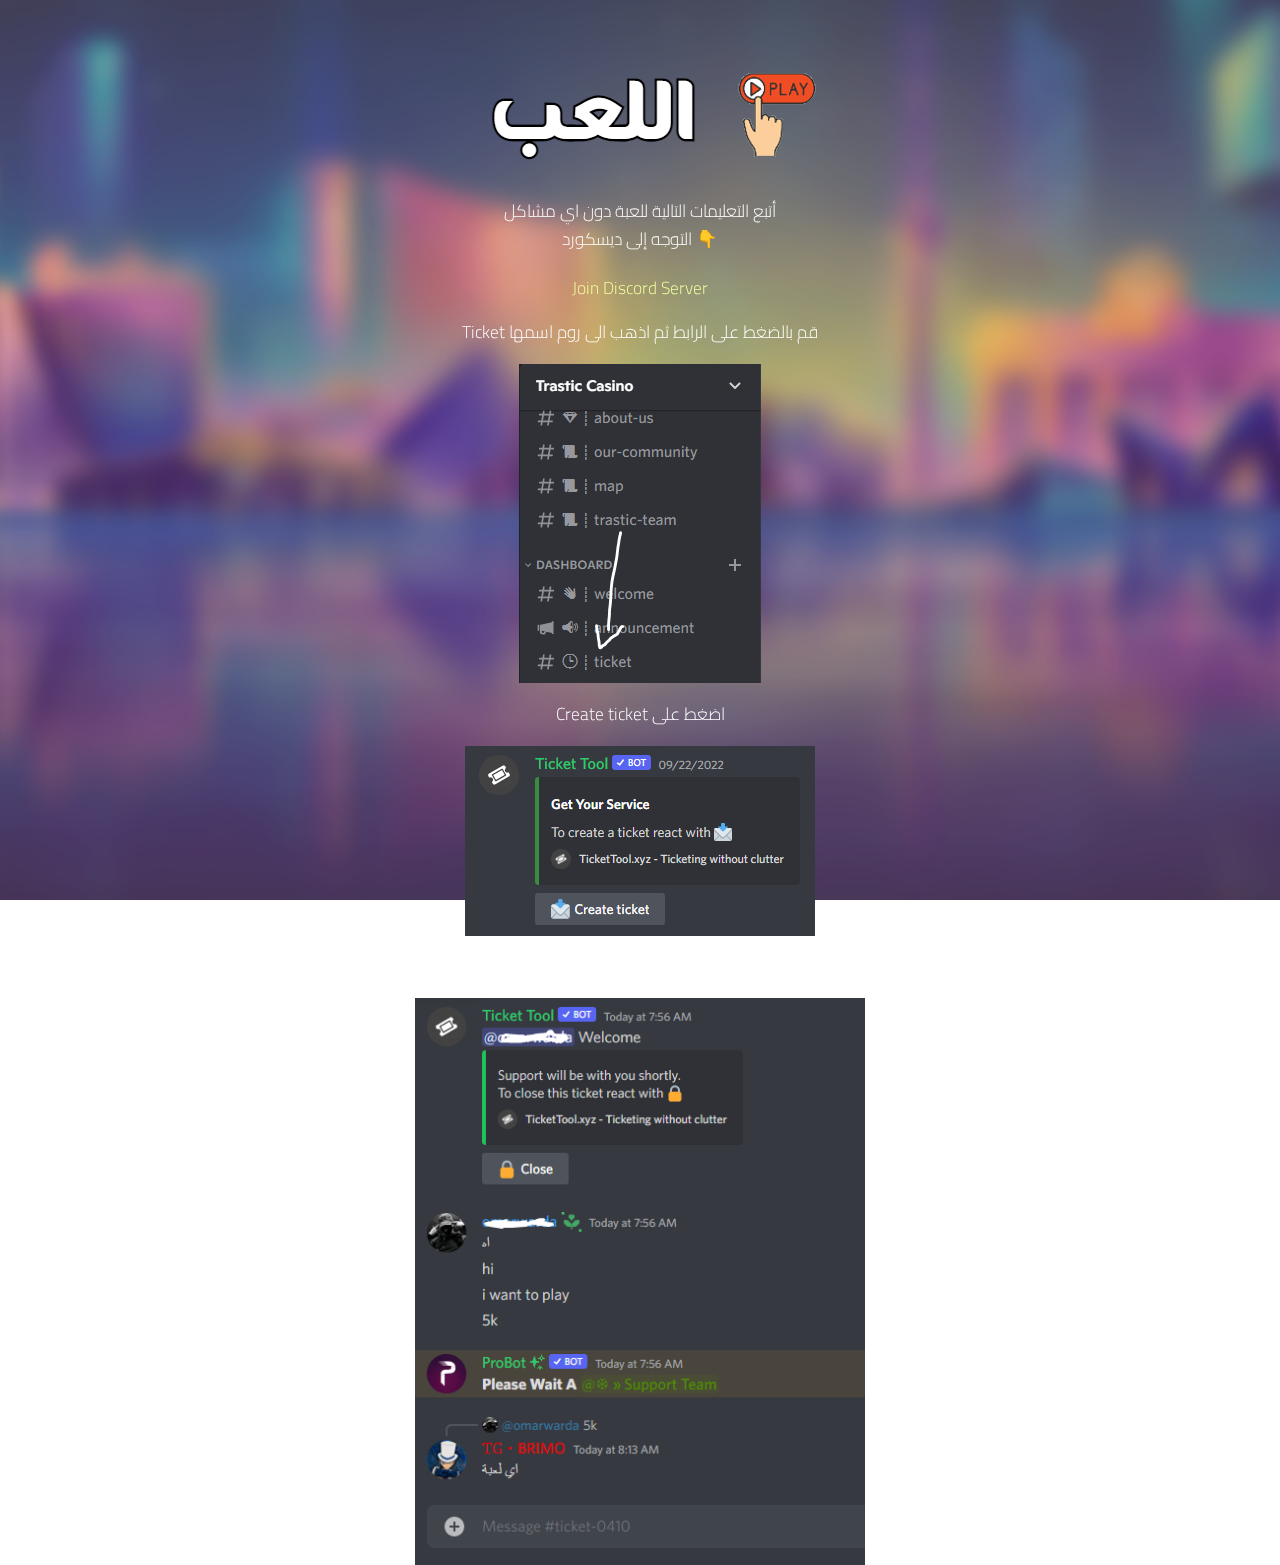
<file: play.html>
<!DOCTYPE HTML>
<html lang="ar">

<head>
    <title> • Play • </title>
    <meta charset="utf-8" />
    <meta name="viewport" content="width=device-width,initial-scale=1,user-scalable=no" />
    <meta name="description" content="Trastic Casino Games" />
    <meta property="og:site_name" content="Trastic Casino" />
    <meta property="og:title" content=" • Play • " />
    <meta property="og:type" content="website" />
    <meta property="og:description" content="نتفلكسي على الحاسوب" />
    <meta property="og:image" content="assets/images/icon.png" />
    <meta property="og:image:type" content="image/png" />
    <meta property="og:image:width" content="375" />
    <meta property="og:image:height" content="95" />
    <meta property="og:url" content="https://netflixyapp.github.io/" />
    <meta property="twitter:card" content="summary_large_image" />
    <link rel="canonical" href="https://netflixyapp.github.io/" />
    <link href="https://fonts.googleapis.com/css?family=Cairo:300,300italic,400,400italic" rel="stylesheet"
        type="text/css" />
    <link rel="icon" type="image/x-icon" href="assets/images/icon.png">
    <style>
        html,
        body,
        div,
        span,
        applet,
        object,
        iframe,
        h1,
        h2,
        h3,
        h4,
        h5,
        h6,
        p,
        blockquote,
        pre,
        a,
        abbr,
        acronym,
        address,
        big,
        cite,
        code,
        del,
        dfn,
        em,
        img,
        ins,
        kbd,
        q,
        s,
        samp,
        small,
        strike,
        strong,
        sub,
        sup,
        tt,
        var,
        b,
        u,
        i,
        center,
        dl,
        dt,
        dd,
        ol,
        ul,
        li,
        fieldset,
        form,
        label,
        legend,
        table,
        caption,
        tbody,
        tfoot,
        thead,
        tr,
        th,
        td,
        article,
        aside,
        canvas,
        details,
        embed,
        figure,
        figcaption,
        footer,
        header,
        hgroup,
        menu,
        nav,
        output,
        ruby,
        section,
        summary,
        time,
        mark,
        audio,
        video {
            margin: 0;
            padding: 0;
            border: 0;
            font-size: 100%;
            font: inherit;
            vertical-align: baseline;
        }

        article,
        aside,
        details,
        figcaption,
        figure,
        footer,
        header,
        hgroup,
        menu,
        nav,
        section {
            display: block;
        }

        body {
            line-height: 1;
        }

        ol,
        ul {
            list-style: none;
        }

        blockquote,
        q {
            quotes: none;
        }

        blockquote:before,
        blockquote:after,
        q:before,
        q:after {
            content: '';
            content: none;
        }

        table {
            border-collapse: collapse;
            border-spacing: 0;
        }

        body {
            -webkit-text-size-adjust: none
        }

        mark {
            background-color: transparent;
            color: inherit
        }

        input::-moz-focus-inner {
            border: 0;
            padding: 0
        }

        input[type="text"],
        input[type="email"],
        select,
        textarea {
            -moz-appearance: none;
            -webkit-appearance: none;
            -ms-appearance: none;
            appearance: none
        }

        *,
        *:before,
        *:after {
            box-sizing: border-box;
        }

        body {
            line-height: 1.0;
            min-height: var(--viewport-height);
            min-width: 320px;
            overflow-x: hidden;
            word-wrap: break-word;
        }

        body:before {
            content: '';
            display: block;
            background-attachment: scroll;
            height: var(--background-height);
            left: 0;
            pointer-events: none;
            position: fixed;
            top: 0;
            transform: scale(1);
            width: 100vw;
            z-index: 0;
            background-image: url('assets/images/bg.png');
            background-position: bottom;
            background-repeat: no-repeat;
            background-size: cover;
        }

        body:after {
            content: '';
            display: block;
            height: 100%;
            left: 0;
            opacity: 0;
            position: fixed;
            top: 0;
            transform: scale(1);
            transition: opacity 0.75s ease-in-out 0s, visibility 0.75s 0s;
            visibility: hidden;
            width: 100%;
            z-index: 1;
        }

        :root {
            --background-height: 100vh;
            --site-language-alignment: right;
            --site-language-direction: rtl;
            --site-language-flex-alignment: flex-end;
            --viewport-height: 100vh;
        }

        html {
            font-size: 18pt;
        }

        u {
            text-decoration: underline;
        }

        strong {
            color: inherit;
            font-weight: bolder;
        }

        em {
            font-style: italic;
        }

        code {
            background-color: rgba(144, 144, 144, 0.25);
            border-radius: 0.25em;
            font-family: 'Lucida Console', 'Courier New', monospace;
            font-size: 0.9em;
            font-weight: normal;
            letter-spacing: 0;
            margin: 0 0.25em;
            padding: 0.25em 0.5em;
            text-indent: 0;
        }

        mark {
            background-color: rgba(144, 144, 144, 0.25);
        }

        s {
            text-decoration: line-through;
        }

        sub {
            font-size: smaller;
            vertical-align: sub;
        }

        sup {
            font-size: smaller;
            vertical-align: super;
        }

        a {
            color: inherit;
            text-decoration: underline;
            transition: color 0.25s ease;
        }

        #wrapper {
            -webkit-overflow-scrolling: touch;
            align-items: center;
            display: flex;
            flex-direction: column;
            justify-content: center;
            min-height: var(--viewport-height);
            overflow: hidden;
            position: relative;
            z-index: 2;
        }

        #main {
            align-items: center;
            display: flex;
            flex-grow: 0;
            flex-shrink: 0;
            justify-content: center;
            max-width: 100%;
            position: relative;
            text-align: var(--alignment);
            z-index: 1;
            --alignment: center;
            --flex-alignment: center;
            --width: 30rem;
            --padding-horizontal: 2rem;
            --padding-vertical: 4rem;
            transition: opacity 0.75s ease 0.125s, transform 0.75s ease 0.125s;
        }

        #main>.inner {
            border-radius: inherit;
            max-width: 100%;
            position: relative;
            width: var(--width);
            z-index: 1;
            --spacing: 1rem;
            padding: var(--padding-vertical) var(--padding-horizontal);
        }

        #main>.inner>* {
            margin-top: var(--spacing);
            margin-bottom: var(--spacing);
        }

        #main>.inner> :first-child {
            margin-top: 0 !important;
        }

        #main>.inner> :last-child {
            margin-bottom: 0 !important;
        }

        #main>.inner>.full {
            margin-left: calc(-2rem);
            max-width: calc(100% + 4rem + 0.4725px);
            width: calc(100% + 4rem + 0.4725px);
        }

        #main>.inner>.full:first-child {
            border-top-left-radius: inherit;
            border-top-right-radius: inherit;
            margin-top: -4rem !important;
        }

        #main>.inner>.full:last-child {
            border-bottom-left-radius: inherit;
            border-bottom-right-radius: inherit;
            margin-bottom: -4rem !important;
        }

        #main>.inner>.full.screen {
            border-radius: 0 !important;
            max-width: 100vw;
            position: relative;
            width: 100vw;
            left: 50%;
            margin-left: -50vw;
            right: auto;
        }

        body.is-instant #main,
        body.is-instant #main>.inner>*,
        body.is-instant #main>.inner>section>* {
            transition: none !important;
        }

        body.is-instant:after {
            display: none !important;
            transition: none !important;
        }

        .image {
            display: block;
            line-height: 0;
            max-width: 100%;
            position: relative;
        }

        .image .frame {
            -webkit-backface-visibility: hidden;
            -webkit-transform: translate3d(0, 0, 0);
            backface-visibility: hidden;
            transform: translate3d(0, 0, 0);
            display: inline-block;
            max-width: 100%;
            overflow: hidden;
            vertical-align: top;
            width: 100%;
        }

        .image .frame img {
            border-radius: 0 !important;
            max-width: 100%;
            vertical-align: top;
            width: inherit;
        }

        .image.full .frame {
            display: block;
        }

        .image.full:first-child .frame {
            border-top-left-radius: inherit;
            border-top-right-radius: inherit;
        }

        .image.full:last-child .frame {
            border-bottom-left-radius: inherit;
            border-bottom-right-radius: inherit;
        }

        #image01:not(:first-child) {
            margin-top: 2rem !important;
        }

        #image01:not(:last-child) {
            margin-bottom: 2rem !important;
        }

        #image01 .frame {
            max-width: 100%;
            width: auto;
            transition: none;
        }

        #image01 .frame img {
            transition: none;
        }

        #image03 .frame {
            max-width: 100%;
            width: auto;
            transition: none;
        }

        #image03 .frame img {
            transition: none;
        }

        #image04 .frame {
            max-width: 100%;
            width: auto;
            transition: none;
        }

        #image04 .frame img {
            transition: none;
        }

        #image05 .frame {
            max-width: 100%;
            width: auto;
            transition: none;
        }

        #image05 .frame img {
            transition: none;
        }

        #image06 .frame {
            max-width: 100%;
            width: auto;
            transition: none;
        }

        #image06 .frame img {
            transition: none;
        }

        #image07 .frame {
            max-width: 100%;
            width: auto;
            transition: none;
        }

        #image07 .frame img {
            transition: none;
        }

        #image08 .frame {
            max-width: 100%;
            width: auto;
            transition: none;
        }

        #image08 .frame img {
            transition: none;
        }

        #image02 .frame {
            max-width: 100%;
            width: auto;
            transition: none;
        }

        #image02 .frame img {
            transition: none;
        }

        h1,
        h2,
        h3,
        p {
            direction: var(--site-language-direction);
        }

        h1 br+br,
        h2 br+br,
        h3 br+br,
        p br+br {
            display: block;
            content: ' ';
        }

        h1 .li,
        h2 .li,
        h3 .li,
        p .li {
            display: list-item;
            margin: 0.75em 0 0 1em;
            padding-left: 0.5em;
        }

        #text02 br+br {
            margin-top: 0.975rem;
        }

        #text02 {
            color: #FFFFFF;
            font-family: 'Cairo', sans-serif;
            font-size: 1em;
            line-height: 1.625;
            font-weight: 300;
        }

        #text02 a {
            color: #5C83EE;
            text-decoration: none;
        }

        #text02 a:hover {
            color: #10182F;
        }

        #text02 mark {
            color: #D4AF37;
            background-color: transparent;
        }

        #text01 br+br {
            margin-top: 0.975rem;
        }

        #text01 {
            color: #FFFFFF;
            font-family: 'Cairo', sans-serif;
            font-size: 1em;
            line-height: 1.625;
            font-weight: 800;
        }

        #text01 a {
            color: #5C83EE;
            text-decoration: none;
        }

        #text01 a:hover {
            color: #10182F;
        }

        #text01 mark {
            color: #D4AF37;
            background-color: transparent;
        }

        #text03 br+br {
            margin-top: 0.975rem;
        }

        #text03 {
            color: #FFFFFF;
            font-family: 'Cairo', sans-serif;
            font-size: 1em;
            line-height: 1.625;
            font-weight: 300;
        }

        #text03 a {
            color: #5C83EE;
            text-decoration: none;
        }

        #text03 a:hover {
            color: #10182F;
        }

        #text03 mark {
            color: #D4AF37;
            background-color: transparent;
        }

        #text04 br+br {
            margin-top: 0.975rem;
        }

        #text04 {
            color: #FFFFFF;
            font-family: 'Cairo', sans-serif;
            font-size: 1em;
            line-height: 1.625;
            font-weight: 300;
        }

        #text04 a {
            color: #5C83EE;
            text-decoration: none;
        }

        #text04 a:hover {
            color: #10182F;
        }

        #text04 mark {
            color: #D4AF37;
            background-color: transparent;
        }

        #text05 br+br {
            margin-top: 0.975rem;
        }

        #text05 {
            color: #FFFFFF;
            font-family: 'Cairo', sans-serif;
            font-size: 1em;
            line-height: 1.625;
            font-weight: 300;
        }

        #text05 a {
            color: #5C83EE;
            text-decoration: none;
        }

        #text05 a:hover {
            color: #10182F;
        }

        #text05 mark {
            color: #D4AF37;
            background-color: transparent;
        }

        #text06 br+br {
            margin-top: 0.975rem;
        }

        #text06 {
            color: #FFFFFF;
            font-family: 'Cairo', sans-serif;
            font-size: 1em;
            line-height: 1.625;
            font-weight: 300;
        }

        #text06 a {
            color: #5C83EE;
            text-decoration: none;
        }

        #text06 a:hover {
            color: #10182F;
        }

        #text06 mark {
            color: #D4AF37;
            background-color: transparent;
        }

        #text07 br+br {
            margin-top: 0.975rem;
        }

        #text07 {
            color: #FFFFFF;
            font-family: 'Cairo', sans-serif;
            font-size: 1em;
            line-height: 1.625;
            font-weight: 300;
        }

        #text07 a {
            color: #5C83EE;
            text-decoration: none;
        }

        #text07 a:hover {
            color: #10182F;
        }

        #text07 mark {
            color: #D4AF37;
            background-color: transparent;
        }

        .links {
            display: flex;
            justify-content: var(--flex-alignment);
            letter-spacing: 0;
            line-height: 1.5;
            padding: 0;
        }

        .links li {
            position: relative;
        }

        .links li a {
            direction: var(--site-language-direction);
            display: block;
        }

        #links01 {
            gap: 0.5rem;
            flex-direction: row;
            flex-wrap: wrap;
            font-family: 'Cairo', sans-serif;
            font-size: 1em;
            font-weight: 300;
        }

        #links01 li a {
            color: #5C83EE;
            text-decoration: none;
        }

        #links01 li a:hover {
            color: #10182F;
        }

        #links01 .n01 a {
            color: #F1FF9E;
        }

        #links01 .n01 a:hover {
            color: #FFBDBD;
        }

        .container {
            position: relative;
        }

        .container>.wrapper {
            vertical-align: top;
            position: relative;
            max-width: 100%;
            border-radius: inherit;
        }

        .container>.wrapper>.inner {
            vertical-align: top;
            position: relative;
            max-width: 100%;
            border-radius: inherit;
            text-align: var(--alignment);
        }

        #main .container.full:first-child>.wrapper {
            border-top-left-radius: inherit;
            border-top-right-radius: inherit;
        }

        #main .container.full:last-child>.wrapper {
            border-bottom-left-radius: inherit;
            border-bottom-right-radius: inherit;
        }

        #main .container.full:first-child>.wrapper>.inner {
            border-top-left-radius: inherit;
            border-top-right-radius: inherit;
        }

        #main .container.full:last-child>.wrapper>.inner {
            border-bottom-left-radius: inherit;
            border-bottom-right-radius: inherit;
        }

        #container02 {
            --padding-horizontal: 0rem;
            --padding-vertical: 0rem;
            display: flex;
            width: 100%;
            align-items: center;
            justify-content: center;
            background-color: transparent;
        }

        #container02>.wrapper>.inner {
            --spacing: 1.25rem;
            padding: var(--padding-vertical) var(--padding-horizontal);
        }

        #container02>.wrapper {
            max-width: var(--width);
            width: 100%;
        }

        #container02.default>.wrapper>.inner>* {
            margin-bottom: var(--spacing);
            margin-top: var(--spacing);
        }

        #container02.default>.wrapper>.inner>*:first-child {
            margin-top: 0 !important;
        }

        #container02.default>.wrapper>.inner>*:last-child {
            margin-bottom: 0 !important;
        }

        #container02.columns>.wrapper>.inner {
            flex-wrap: wrap;
            display: flex;
            align-items: center;
        }

        #container02.columns>.wrapper>.inner>* {
            flex-grow: 0;
            flex-shrink: 0;
            max-width: 100%;
            text-align: var(--alignment);
            padding: 0 0 0 4.625rem;
        }

        #container02.columns>.wrapper>.inner>*>* {
            margin-bottom: var(--spacing);
            margin-top: var(--spacing);
        }

        #container02.columns>.wrapper>.inner>*>*:first-child {
            margin-top: 0 !important;
        }

        #container02.columns>.wrapper>.inner>*>*:last-child {
            margin-bottom: 0 !important;
        }

        #container02.columns>.wrapper>.inner>*:first-child {
            margin-left: -4.625rem;
        }

        #container02.default>.wrapper>.inner>.full {
            margin-left: calc(var(--padding-horizontal) * -1);
            max-width: none;
            width: calc(100% + (var(--padding-horizontal) * 2) + 0.4725px);
        }

        #container02.default>.wrapper>.inner>.full:first-child {
            margin-top: calc(var(--padding-vertical) * -1) !important;
            border-top-left-radius: inherit;
            border-top-right-radius: inherit;
        }

        #container02.default>.wrapper>.inner>.full:last-child {
            margin-bottom: calc(var(--padding-vertical) * -1) !important;
            border-bottom-left-radius: inherit;
            border-bottom-right-radius: inherit;
        }

        #container02.columns>.wrapper>.inner>div>.full {
            margin-left: calc(-2.3125rem);
            max-width: none;
            width: calc(100% + 4.625rem + 0.4725px);
        }

        #container02.columns>.wrapper>.inner>div:first-child>.full {
            margin-left: calc(var(--padding-horizontal) * -1);
            width: calc(100% + var(--padding-horizontal) + 2.3125rem + 0.4725px);
        }

        #container02.columns>.wrapper>.inner>div:last-child>.full {
            width: calc(100% + var(--padding-horizontal) + 2.3125rem + 0.4725px);
        }

        #container02.columns>.wrapper>.inner>div>.full:first-child {
            margin-top: calc(var(--padding-vertical) * -1) !important;
        }

        #container02.columns>.wrapper>.inner>div>.full:last-child {
            margin-bottom: calc(var(--padding-vertical) * -1) !important;
        }

        #container02.columns>.wrapper>.inner>.full {
            align-self: stretch;
        }

        #container02.columns>.wrapper>.inner>.full:first-child {
            border-bottom-left-radius: inherit;
            border-top-left-radius: inherit;
        }

        #container02.columns>.wrapper>.inner>.full:last-child {
            border-bottom-right-radius: inherit;
            border-top-right-radius: inherit;
        }

        #container02.columns>.wrapper>.inner>.full>.full:first-child:last-child {
            border-radius: inherit;
            height: calc(100% + (var(--padding-vertical) * 2));
        }

        #container02.columns>.wrapper>.inner>.full>.full:first-child:last-child>* {
            border-radius: inherit;
            height: 100%;
            position: absolute;
            width: 100%;
        }

        #container02.columns>.wrapper>.inner>.full>.full:first-child:last-child>*>* {
            border-radius: inherit;
            height: 100%;
        }

        .icons {
            display: flex;
            flex-wrap: wrap;
            justify-content: var(--flex-alignment);
            letter-spacing: 0;
            padding: 0;
        }

        .icons li {
            position: relative;
            z-index: 1;
        }

        .icons li a {
            align-items: center;
            display: flex;
            justify-content: center;
        }

        .icons li a svg {
            display: block;
            position: relative;
        }

        .icons li a+svg {
            display: block;
            height: 100%;
            left: 0;
            pointer-events: none;
            position: absolute;
            top: 0;
            width: 100%;
            z-index: -1;
        }

        .icons li a .label {
            display: none;
        }

        #icons01 {
            font-size: 1em;
            gap: 0.75rem;
        }

        #icons01:not(:first-child) {
            margin-top: 2rem !important;
        }

        #icons01:not(:last-child) {
            margin-bottom: 2rem !important;
        }

        #icons01 li a {
            border-radius: 100%;
            height: 2em;
            width: 2em;
            transition: transform 0.125s ease, color 0.125s ease, background-color 0.125s ease, border-color 0.125s ease;
        }

        #icons01 li a svg {
            height: 60%;
            width: 60%;
            transition: fill 0.125s ease;
        }

        #icons01 a svg {
            fill: #FFFFFF;
        }

        #icons01 a {
            border: solid 1px rgba(255, 255, 255, 0.271);
        }

        #icons01 li a+svg {
            transition: transform 0.125s ease, fill 0.125s ease, stroke 0.125s ease;
        }

        #icons01 li a:hover {
            transform: scale(1.2);
        }

        #icons01 li a:hover+svg {
            transform: scale(1.2);
        }

        .icc-credits {
            display: block;
            opacity: 1 !important;
            position: relative;
            transition-delay: 0s !important;
        }

        .icc-credits span {
            border-radius: 24px;
            cursor: pointer;
            display: inline-block;
            font-family: Arial, sans-serif;
            font-size: 12px;
            letter-spacing: 0;
            line-height: 1;
            position: relative;
            text-decoration: none;
            width: auto;
        }

        .icc-credits span a {
            display: inline-block;
            padding: 0.5em 0.375em;
            position: relative;
            text-decoration: none;
            transition: color 0.25s ease, transform 0.25s ease;
            z-index: 1;
        }

        .icc-credits span a:before {
            content: '( ';
            opacity: 1;
            transition: opacity 0.25s ease;
        }

        .icc-credits span a:after {
            content: ' )';
            opacity: 1;
            transition: opacity 0.25s ease;
        }

        .icc-credits span::after {
            background-image: linear-gradient(30deg, #A464A1 15%, #3B5DAD 85%);
            border-radius: inherit;
            box-shadow: 0 0.25em 1.25em 0 rgba(0, 0, 0, 0.25);
            content: '';
            display: block;
            height: calc(100% + 2px);
            left: -1px;
            opacity: 0;
            pointer-events: none;
            position: absolute;
            top: -1px;
            transition: opacity 0.25s ease, box-shadow 0.25s ease, transform 0.25s ease;
            width: calc(100% + 2px);
        }

        .icc-credits span:hover {
            text-transform: none !important;
        }

        .icc-credits span:hover a {
            color: #ffffff !important;
            transform: scale(1.1) translateY(-0.05rem);
        }

        .icc-credits span:hover a:before {
            opacity: 0;
        }

        .icc-credits span:hover a:after {
            opacity: 0;
        }

        .icc-credits span:hover::after {
            opacity: 1;
            transform: scale(1.1) translateY(-0.05rem);
        }

        #credits span {
            color: rgba(255, 255, 255, 0.498);
            margin-top: 1rem !important;
        }

        @media (max-width: 1920px) {}

        @media (max-width: 1680px) {
            html {
                font-size: 13pt;
            }
        }

        @media (max-width: 1280px) {
            html {
                font-size: 13pt;
            }
        }

        @media (max-width: 1024px) {}

        @media (max-width: 980px) {
            html {
                font-size: 11pt;
            }

            #container02.columns>.wrapper>.inner>.full>.full:first-child:last-child>* {
                max-height: 35rem;
            }
        }

        @media (max-width: 736px) {
            html {
                font-size: 12pt;
            }

            #main {
                --padding-horizontal: 1.5rem;
                --padding-vertical: 3rem;
            }

            #main>.inner {
                --spacing: 1rem;
            }

            #main>.inner>.full {
                margin-left: calc(-1.5rem);
                max-width: calc(100% + 3rem + 0.4725px);
                width: calc(100% + 3rem + 0.4725px);
            }

            #main>.inner>.full:first-child {
                margin-top: -3rem !important;
            }

            #main>.inner>.full:last-child {
                margin-bottom: -3rem !important;
            }

            #main>.inner>.full.screen {
                margin-left: -50vw;
            }

            #image01:not(:first-child) {
                margin-top: 1.5rem !important;
            }

            #image01:not(:last-child) {
                margin-bottom: 1.5rem !important;
            }

            #text02 {
                letter-spacing: 0rem;
                width: 100%;
                font-size: 1em;
                line-height: 1.625;
            }

            #text01 {
                letter-spacing: 0rem;
                width: 100%;
                font-size: 1em;
                line-height: 1.625;
            }

            #text03 {
                letter-spacing: 0rem;
                width: 100%;
                font-size: 1em;
                line-height: 1.625;
            }

            #text04 {
                letter-spacing: 0rem;
                width: 100%;
                font-size: 1em;
                line-height: 1.625;
            }

            #text05 {
                letter-spacing: 0rem;
                width: 100%;
                font-size: 1em;
                line-height: 1.625;
            }

            #text06 {
                letter-spacing: 0rem;
                width: 100%;
                font-size: 1em;
                line-height: 1.625;
            }

            #text07 {
                letter-spacing: 0rem;
                width: 100%;
                font-size: 1em;
                line-height: 1.625;
            }

            #links01 {
                gap: 0.5rem;
                font-size: 1em;
            }

            #container02 {
                --padding-horizontal: 0rem;
                --padding-vertical: 0rem;
            }

            #container02>.wrapper>.inner {
                --spacing: 1.25rem;
            }

            #container02.columns>.wrapper>.inner {
                flex-direction: column !important;
                flex-wrap: nowrap !important;
            }

            #container02.columns>.wrapper>.inner>span {
                display: none;
            }

            #container02.columns>.wrapper>.inner>* {
                padding: 2.3125rem 0 !important;
            }

            #container02.columns>.wrapper>.inner>*:first-child {
                margin-left: 0 !important;
                padding-top: 0 !important;
            }

            #container02.columns>.wrapper>.inner>*:last-child {
                padding-bottom: 0 !important;
            }

            #container02.columns>.wrapper>.inner>div.after-spacer {
                padding-top: 0 !important;
            }

            #container02.columns>.wrapper>.inner>div.before-spacer {
                padding-bottom: 0 !important;
            }

            #container02.columns>.wrapper>.inner>div>.full {
                margin-left: calc(var(--padding-horizontal) * -1);
                width: calc(100% + (var(--padding-horizontal) * 2) + 0.4725px);
            }

            #container02.columns>.wrapper>.inner>div:first-of-type>.full {
                margin-left: calc(var(--padding-horizontal) * -1);
                width: calc(100% + (var(--padding-horizontal) * 2) + 0.4725px);
            }

            #container02.columns>.wrapper>.inner>div:last-of-type>.full {
                margin-left: calc(var(--padding-horizontal) * -1);
                width: calc(100% + (var(--padding-horizontal) * 2) + 0.4725px);
            }

            #container02.columns>.wrapper>.inner>div>.full:first-child {
                margin-top: -2.3125rem !important;
            }

            #container02.columns>.wrapper>.inner>div>.full:last-child {
                margin-bottom: -2.3125rem !important;
            }

            #container02.columns>.wrapper>.inner>div:first-of-type>.full:first-child {
                margin-top: calc(var(--padding-vertical) * -1) !important;
            }

            #container02.columns>.wrapper>.inner>div:last-of-type>.full:last-child {
                margin-bottom: calc(var(--padding-vertical) * -1) !important;
            }

            #container02.columns>.wrapper>.inner>div:first-of-type,
            #container02.columns>.wrapper>.inner>div:first-of-type>.full:first-child {
                border-top-left-radius: inherit;
                border-top-right-radius: inherit;
            }

            #container02.columns>.wrapper>.inner>div:last-of-type,
            #container02.columns>.wrapper>.inner>div:last-of-type>.full:last-child {
                border-bottom-left-radius: inherit;
                border-bottom-right-radius: inherit;
            }

            #container02.columns>.wrapper>.inner>div:first-of-type,
            #container02.columns>.wrapper>.inner>div:first-of-type>.full:last-child {
                border-bottom-left-radius: 0 !important;
            }

            #container02.columns>.wrapper>.inner>div:last-of-type,
            #container02.columns>.wrapper>.inner>div:last-of-type>.full:first-child {
                border-top-right-radius: 0 !important;
            }

            #container02.columns>.wrapper>.inner>.full>.full:first-child:last-child {
                height: auto;
            }

            #container02.columns>.wrapper>.inner>.full>.full:first-child:last-child>* {
                height: auto;
                position: relative;
                width: 100%;
                max-height: none;
            }

            #container02.columns>.wrapper>.inner>.full>.full:first-child:last-child>*>* {
                height: auto;
            }

            #container02.columns>.wrapper>.inner>.full>.full:first-child:last-child>*>iframe {
                height: 100%;
            }

            #icons01 {
                font-size: 1em;
                gap: 0.75rem;
            }

            #icons01:not(:first-child) {
                margin-top: 1.5rem !important;
            }

            #icons01:not(:last-child) {
                margin-bottom: 1.5rem !important;
            }
        }

        @media (max-width: 480px) {
            #main>.inner {
                --spacing: 0.875rem;
            }

            #container02>.wrapper>.inner {
                --spacing: 1.09375rem;
            }
        }

        @media (max-width: 360px) {
            #main {
                --padding-horizontal: 1.125rem;
                --padding-vertical: 2.25rem;
            }

            #main>.inner {
                --spacing: 0.75rem;
            }

            #main>.inner>.full {
                margin-left: calc(-1.125rem);
                max-width: calc(100% + 2.25rem + 0.4725px);
                width: calc(100% + 2.25rem + 0.4725px);
            }

            #main>.inner>.full:first-child {
                margin-top: -2.25rem !important;
            }

            #main>.inner>.full:last-child {
                margin-bottom: -2.25rem !important;
            }

            #main>.inner>.full.screen {
                margin-left: -50vw;
            }

            #text02 {
                font-size: 1em;
            }

            #text01 {
                font-size: 1em;
            }

            #text03 {
                font-size: 1em;
            }

            #text04 {
                font-size: 1em;
            }

            #text05 {
                font-size: 1em;
            }

            #text06 {
                font-size: 1em;
            }

            #text07 {
                font-size: 1em;
            }

            #links01 {
                gap: 0.375rem;
                font-size: 1em;
            }

            #container02 {
                --padding-horizontal: 0rem;
                --padding-vertical: 0rem;
            }

            #container02>.wrapper>.inner {
                --spacing: 0.9375rem;
            }

            #container02.columns>.wrapper>.inner>* {
                padding: 1.734375rem 0 !important;
            }

            #container02.columns>.wrapper>.inner>*:first-child {
                margin-left: -3.46875rem;
            }

            #container02.columns>.wrapper>.inner>div>.full {
                margin-left: calc(var(--padding-horizontal) * -1);
                width: calc(100% + (var(--padding-horizontal) * 2) + 0.4725px);
            }

            #container02.columns>.wrapper>.inner>div:first-of-type>.full {
                margin-left: calc(var(--padding-horizontal) * -1);
                width: calc(100% + (var(--padding-horizontal) * 2) + 0.4725px);
            }

            #container02.columns>.wrapper>.inner>div:last-of-type>.full {
                margin-left: calc(var(--padding-horizontal) * -1);
                width: calc(100% + (var(--padding-horizontal) * 2) + 0.4725px);
            }

            #container02.columns>.wrapper>.inner>div>.full:first-child {
                margin-top: -1.734375rem !important;
            }

            #container02.columns>.wrapper>.inner>div>.full:last-child {
                margin-bottom: -1.734375rem !important;
            }

            #container02.columns>.wrapper>.inner>div:first-of-type>.full:first-child {
                margin-top: calc(var(--padding-vertical) * -1) !important;
            }

            #container02.columns>.wrapper>.inner>div:last-of-type>.full:last-child {
                margin-bottom: calc(var(--padding-vertical) * -1) !important;
            }

            #icons01 {
                gap: 0.5625rem;
            }
        }
    </style><noscript>
        <style>
            body {
                overflow: auto !important;
            }

            body:after {
                display: none !important;
            }

            #main>.inner {
                opacity: 1.0 !important;
            }

            #main {
                opacity: 1.0 !important;
                transform: none !important;
                transition: none !important;
                filter: none !important;
            }

            #main>.inner>section {
                opacity: 1.0 !important;
                transform: none !important;
                transition: none !important;
                filter: none !important;
            }
        </style>
    </noscript>
</head>

<body><svg xmlns="http://www.w3.org/2000/svg" version="1.1"
        xmlns:xlink="http://www.w3.org/1999/xlink" viewBox="0 0 40 40" display="none" width="0" height="0">
        <symbol id="icon-901" viewBox="0 0 40 40">
            <path
                d="M34.9,30.5V15.6c-0.4,0.4-0.8,0.9-1.4,1.2c-3.4,2.7-6.2,4.8-8.2,6.6c-0.6,0.5-1.1,0.9-1.6,1.2c-0.4,0.3-0.9,0.6-1.7,0.9 c-0.7,0.3-1.4,0.5-2,0.5l0,0c-0.6,0-1.2-0.2-2-0.5c-0.7-0.3-1.2-0.6-1.7-0.9c-0.4-0.3-0.9-0.7-1.6-1.2c-2.1-1.7-4.8-3.8-8.2-6.6 c-0.5-0.4-0.9-0.8-1.4-1.2v14.9c0,0.2,0.1,0.3,0.2,0.4C5.7,31,5.9,31.1,6,31.1h28.4c0.2,0,0.3-0.1,0.4-0.2 C34.8,30.8,34.9,30.7,34.9,30.5L34.9,30.5z M34.9,10.2V9.7c0,0,0-0.1,0-0.2c0-0.1,0-0.2-0.1-0.2c-0.1,0-0.1,0-0.1-0.2 c0-0.1-0.1-0.2-0.2-0.1c-0.1,0-0.2,0-0.3,0H5.8C5.6,8.9,5.4,9,5.3,9.1C5.2,9.2,5.1,9.3,5.1,9.5c0,2.2,0.9,4,2.8,5.5 c2.5,2,5.1,4,7.7,6.1c0.1,0.1,0.3,0.2,0.7,0.5c0.4,0.3,0.6,0.5,0.9,0.7c0.2,0.2,0.5,0.4,0.8,0.6c0.3,0.2,0.7,0.4,0.9,0.5 c0.3,0.1,0.6,0.2,0.8,0.2l0,0c0.2,0,0.5-0.1,0.8-0.2c0.3-0.1,0.6-0.3,0.9-0.5c0.3-0.2,0.6-0.4,0.8-0.6c0.2-0.2,0.5-0.4,0.9-0.7 c0.4-0.3,0.6-0.5,0.6-0.5c2.7-2.1,5.3-4.2,7.7-6.1c0.7-0.5,1.4-1.2,2-2.2C34.6,11.8,34.9,11,34.9,10.2L34.9,10.2z M37.3,9.5v21 c0,0.8-0.3,1.6-0.9,2.2s-1.4,0.9-2.2,0.9H5.8c-0.8,0-1.6-0.3-2.2-0.9c-0.6-0.6-0.9-1.4-0.9-2.2v-21c0-0.8,0.3-1.6,0.9-2.2 s1.4-0.9,2.2-0.9h28.4c0.8,0,1.6,0.3,2.2,0.9S37.3,8.7,37.3,9.5z" />

body><svg width="256px" height="256px" viewBox="0 -28.5 256 256" version="1.1" xmlns="http://www.w3.org/2000/svg" xmlns:xlink="http://www.w3.org/1999/xlink" preserveAspectRatio="xMidYMid">

        <symbol id="discordico" viewBox="0 -28.5 256 256">
            <path
                d="M216.856339,16.5966031 C200.285002,8.84328665 182.566144,3.2084988 164.041564,0 C161.766523,4.11318106 159.108624,9.64549908 157.276099,14.0464379 C137.583995,11.0849896 118.072967,11.0849896 98.7430163,14.0464379 C96.9108417,9.64549908 94.1925838,4.11318106 91.8971895,0 C73.3526068,3.2084988 55.6133949,8.86399117 39.0420583,16.6376612 C5.61752293,67.146514 -3.4433191,116.400813 1.08711069,164.955721 C23.2560196,181.510915 44.7403634,191.567697 65.8621325,198.148576 C71.0772151,190.971126 75.7283628,183.341335 79.7352139,175.300261 C72.104019,172.400575 64.7949724,168.822202 57.8887866,164.667963 C59.7209612,163.310589 61.5131304,161.891452 63.2445898,160.431257 C105.36741,180.133187 151.134928,180.133187 192.754523,160.431257 C194.506336,161.891452 196.298154,163.310589 198.110326,164.667963 C191.183787,168.842556 183.854737,172.420929 176.223542,175.320965 C180.230393,183.341335 184.861538,190.991831 190.096624,198.16893 C211.238746,191.588051 232.743023,181.531619 254.911949,164.955721 C260.227747,108.668201 245.831087,59.8662432 216.856339,16.5966031 Z M85.4738752,135.09489 C72.8290281,135.09489 62.4592217,123.290155 62.4592217,108.914901 C62.4592217,94.5396472 72.607595,82.7145587 85.4738752,82.7145587 C98.3405064,82.7145587 108.709962,94.5189427 108.488529,108.914901 C108.508531,123.290155 98.3405064,135.09489 85.4738752,135.09489 Z M170.525237,135.09489 C157.88039,135.09489 147.510584,123.290155 147.510584,108.914901 C147.510584,94.5396472 157.658606,82.7145587 170.525237,82.7145587 C183.391518,82.7145587 193.761324,94.5189427 193.539891,108.914901 C193.539891,123.290155 183.391518,135.09489 170.525237,135.09489 Z" />
              
        </symbol>
        <symbol id="icon-906" viewBox="0 0 40 40">
            <path
                d="M27.2,4.7v4.9h-2.9c-1.1,0-1.8,0.2-2.1,0.6c-0.4,0.5-0.6,1.1-0.6,2v3.5H27l-0.7,5.4h-4.7v14H16v-14h-4.7v-5.4H16v-4.1 c0-2.3,0.6-4.1,1.9-5.3s2.9-1.9,5.2-1.9C24.8,4.4,26.2,4.5,27.2,4.7L27.2,4.7z" />
        </symbol>
        <symbol id="icon-910" viewBox="0 0 40 40">
            <path
                d="M20,7c4.2,0,4.7,0,6.3,0.1c1.5,0.1,2.3,0.3,3,0.5C30,8,30.5,8.3,31.1,8.9c0.5,0.5,0.9,1.1,1.2,1.8c0.2,0.5,0.5,1.4,0.5,3 C33,15.3,33,15.8,33,20s0,4.7-0.1,6.3c-0.1,1.5-0.3,2.3-0.5,3c-0.3,0.7-0.6,1.2-1.2,1.8c-0.5,0.5-1.1,0.9-1.8,1.2 c-0.5,0.2-1.4,0.5-3,0.5C24.7,33,24.2,33,20,33s-4.7,0-6.3-0.1c-1.5-0.1-2.3-0.3-3-0.5C10,32,9.5,31.7,8.9,31.1 C8.4,30.6,8,30,7.7,29.3c-0.2-0.5-0.5-1.4-0.5-3C7,24.7,7,24.2,7,20s0-4.7,0.1-6.3c0.1-1.5,0.3-2.3,0.5-3C8,10,8.3,9.5,8.9,8.9 C9.4,8.4,10,8,10.7,7.7c0.5-0.2,1.4-0.5,3-0.5C15.3,7.1,15.8,7,20,7z M20,4.3c-4.3,0-4.8,0-6.5,0.1c-1.6,0-2.8,0.3-3.8,0.7 C8.7,5.5,7.8,6,6.9,6.9C6,7.8,5.5,8.7,5.1,9.7c-0.4,1-0.6,2.1-0.7,3.8c-0.1,1.7-0.1,2.2-0.1,6.5s0,4.8,0.1,6.5 c0,1.6,0.3,2.8,0.7,3.8c0.4,1,0.9,1.9,1.8,2.8c0.9,0.9,1.7,1.4,2.8,1.8c1,0.4,2.1,0.6,3.8,0.7c1.6,0.1,2.2,0.1,6.5,0.1 s4.8,0,6.5-0.1c1.6-0.1,2.9-0.3,3.8-0.7c1-0.4,1.9-0.9,2.8-1.8c0.9-0.9,1.4-1.7,1.8-2.8c0.4-1,0.6-2.1,0.7-3.8 c0.1-1.6,0.1-2.2,0.1-6.5s0-4.8-0.1-6.5c-0.1-1.6-0.3-2.9-0.7-3.8c-0.4-1-0.9-1.9-1.8-2.8c-0.9-0.9-1.7-1.4-2.8-1.8 c-1-0.4-2.1-0.6-3.8-0.7C24.8,4.3,24.3,4.3,20,4.3L20,4.3L20,4.3z" />
            <path
                d="M20,11.9c-4.5,0-8.1,3.7-8.1,8.1s3.7,8.1,8.1,8.1s8.1-3.7,8.1-8.1S24.5,11.9,20,11.9z M20,25.2c-2.9,0-5.2-2.3-5.2-5.2 s2.3-5.2,5.2-5.2s5.2,2.3,5.2,5.2S22.9,25.2,20,25.2z" />
            <path
                d="M30.6,11.6c0,1-0.8,1.9-1.9,1.9c-1,0-1.9-0.8-1.9-1.9s0.8-1.9,1.9-1.9C29.8,9.7,30.6,10.5,30.6,11.6z" />
        </symbol>
    </svg>
    <div id="wrapper">
        <div id="main">
            <div class="inner" style="padding-bottom: 0;">
                <div id="container02" class="container default">
                    <div class="wrapper">
                        <div class="inner">
                            <div id="image01" class="image"><span class="frame"><img
                                        src="assets/images/logo_pc.png?v=8dce7d88" alt="" /></span></div>
                            <p id="text02"><span>أتبع التعليمات التالية للعبة دون اي مشاكل</span><br /> <span>👇

                                <span>التوجه إلى ديسكورد</span>
                            </p>
                            <ul id="links01" class="links">
                                <li class="n01"><a href="https://discord.gg/dwKergDqsZ">Join Discord Server </a></li>
                            </ul>
                        </div>
                    </div>
                </div>
                <p id="text02"></p>
                <p id="text02"> قم بالضغط على الرابط ثم اذهب الى روم اسمها Ticket</p>
                <div id="image03" class="image"><span class="frame"><img src="assets/images/rooms.png"
                            alt="" /></span></div>
                <p id="text03">اضغط على Create ticket</p>
                <div id="image04" class="image"><span class="frame"><img src="assets/images/ticket.png"
                            alt="" /></span></div>
                <p id="text04"> ثم قم بكتابة طلبك هنا و انتضر الرد من طاقم العمل الخاص بنا</p>
                <div id="image05" class="image"><span class="frame"><img src="assets/images/see.png"



                </ul>
                <div id="credits" class="icc-credits"></div>
            </div>
        </div>
    </div>
    <script>(function () { var on = addEventListener, $ = function (q) { return document.querySelector(q) }, $$ = function (q) { return document.querySelectorAll(q) }, $body = document.body, $inner = $('.inner'), client = (function () { var o = { browser: 'other', browserVersion: 0, os: 'other', osVersion: 0, mobile: false, canUse: null }, ua = navigator.userAgent, a, i; a = [['firefox', /Firefox\/([0-9\.]+)/], ['edge', /Edge\/([0-9\.]+)/], ['safari', /Version\/([0-9\.]+).+Safari/], ['chrome', /Chrome\/([0-9\.]+)/], ['chrome', /CriOS\/([0-9\.]+)/], ['ie', /Trident\/.+rv:([0-9]+)/]]; for (i = 0; i < a.length; i++) { if (ua.match(a[i][1])) { o.browser = a[i][0]; o.browserVersion = parseFloat(RegExp.$1); break; } } a = [['ios', /([0-9_]+) like Mac OS X/, function (v) { return v.replace('_', '.').replace('_', ''); }], ['ios', /CPU like Mac OS X/, function (v) { return 0 }], ['ios', /iPad; CPU/, function (v) { return 0 }], ['android', /Android ([0-9\.]+)/, null], ['mac', /Macintosh.+Mac OS X ([0-9_]+)/, function (v) { return v.replace('_', '.').replace('_', ''); }], ['windows', /Windows NT ([0-9\.]+)/, null], ['undefined', /Undefined/, null],]; for (i = 0; i < a.length; i++) { if (ua.match(a[i][1])) { o.os = a[i][0]; o.osVersion = parseFloat(a[i][2] ? (a[i][2])(RegExp.$1) : RegExp.$1); break; } } if (o.os == 'mac' && ('ontouchstart' in window) && ((screen.width == 1024 && screen.height == 1366) || (screen.width == 834 && screen.height == 1112) || (screen.width == 810 && screen.height == 1080) || (screen.width == 768 && screen.height == 1024))) o.os = 'ios'; o.mobile = (o.os == 'android' || o.os == 'ios'); var _canUse = document.createElement('div'); o.canUse = function (p) { var e = _canUse.style, up = p.charAt(0).toUpperCase() + p.slice(1); return (p in e || ('Moz' + up) in e || ('Webkit' + up) in e || ('O' + up) in e || ('ms' + up) in e); }; return o; }()), trigger = function (t) { if (client.browser == 'ie') { var e = document.createEvent('Event'); e.initEvent(t, false, true); dispatchEvent(e); } else dispatchEvent(new Event(t)); }, cssRules = function (selectorText) { var ss = document.styleSheets, a = [], f = function (s) { var r = s.cssRules, i; for (i = 0; i < r.length; i++) { if (r[i] instanceof CSSMediaRule && matchMedia(r[i].conditionText).matches) (f)(r[i]); else if (r[i] instanceof CSSStyleRule && r[i].selectorText == selectorText) a.push(r[i]); } }, x, i; for (i = 0; i < ss.length; i++)f(ss[i]); return a; }, thisHash = function () { var h = location.hash ? location.hash.substring(1) : null, a; if (!h) return null; if (h.match(/\?/)) { a = h.split('?'); h = a[0]; history.replaceState(undefined, undefined, '#' + h); window.location.search = a[1]; } if (h.length > 0 && !h.match(/^[a-zA-Z]/)) h = 'x' + h; if (typeof h == 'string') h = h.toLowerCase(); return h; }, scrollToElement = function (e, style, duration) { var y, cy, dy, start, easing, offset, f; if (!e) y = 0; else { offset = (e.dataset.scrollOffset ? parseInt(e.dataset.scrollOffset) : 0) * parseFloat(getComputedStyle(document.documentElement).fontSize); switch (e.dataset.scrollBehavior ? e.dataset.scrollBehavior : 'default') { case 'default': default: y = e.offsetTop + offset; break; case 'center': if (e.offsetHeight < window.innerHeight) y = e.offsetTop - ((window.innerHeight - e.offsetHeight) / 2) + offset; else y = e.offsetTop - offset; break; case 'previous': if (e.previousElementSibling) y = e.previousElementSibling.offsetTop + e.previousElementSibling.offsetHeight + offset; else y = e.offsetTop + offset; break; } } if (!style) style = 'smooth'; if (!duration) duration = 750; if (style == 'instant') { window.scrollTo(0, y); return; } start = Date.now(); cy = window.scrollY; dy = y - cy; switch (style) { case 'linear': easing = function (t) { return t }; break; case 'smooth': easing = function (t) { return t < .5 ? 4 * t * t * t : (t - 1) * (2 * t - 2) * (2 * t - 2) + 1 }; break; }f = function () { var t = Date.now() - start; if (t >= duration) window.scroll(0, y); else { window.scroll(0, cy + (dy * easing(t / duration))); requestAnimationFrame(f); } }; f(); }, scrollToTop = function () { scrollToElement(null); }, loadElements = function (parent) { var a, e, x, i; a = parent.querySelectorAll('iframe[data-src]:not([data-src=""])'); for (i = 0; i < a.length; i++) { a[i].src = a[i].dataset.src; a[i].dataset.src = ""; } a = parent.querySelectorAll('video[autoplay]'); for (i = 0; i < a.length; i++) { if (a[i].paused) a[i].play(); } e = parent.querySelector('[data-autofocus="1"]'); x = e ? e.tagName : null; switch (x) { case 'FORM': e = e.querySelector('.field input, .field select, .field textarea'); if (e) e.focus(); break; default: break; } }, unloadElements = function (parent) { var a, e, x, i; a = parent.querySelectorAll('iframe[data-src=""]'); for (i = 0; i < a.length; i++) { if (a[i].dataset.srcUnload === '0') continue; a[i].dataset.src = a[i].src; a[i].src = ''; } a = parent.querySelectorAll('video'); for (i = 0; i < a.length; i++) { if (!a[i].paused) a[i].pause(); } e = $(':focus'); if (e) e.blur(); }; window._scrollToTop = scrollToTop; var thisURL = function () { return window.location.href.replace(window.location.search, '').replace(/#$/, ''); }; var getVar = function (name) { var a = window.location.search.substring(1).split('&'), b, k; for (k in a) { b = a[k].split('='); if (b[0] == name) return b[1]; } return null; }; var errors = { handle: function (handler) { window.onerror = function (message, url, line, column, error) { (handler)(error.message); return true; }; }, unhandle: function () { window.onerror = null; } }; on('load', function () { setTimeout(function () { $body.className = $body.className.replace(/\bis-loading\b/, 'is-playing'); setTimeout(function () { $body.className = $body.className.replace(/\bis-playing\b/, 'is-ready'); }, 875); }, 100); }); loadElements(document.body); var style, sheet, rule; style = document.createElement('style'); style.appendChild(document.createTextNode('')); document.head.appendChild(style); sheet = style.sheet; if (client.mobile) { (function () { var f = function () { document.documentElement.style.setProperty('--viewport-height', window.innerHeight + 'px'); document.documentElement.style.setProperty('--background-height', (window.innerHeight + 250) + 'px'); }; on('load', f); on('resize', f); on('orientationchange', function () { setTimeout(function () { (f)(); }, 100); }); })(); } if (client.os == 'android') { (function () { sheet.insertRule('body::after { }', 0); rule = sheet.cssRules[0]; var f = function () { rule.style.cssText = 'height: ' + (Math.max(screen.width, screen.height)) + 'px'; }; on('load', f); on('orientationchange', f); on('touchmove', f); })(); $body.classList.add('is-touch'); } else if (client.os == 'ios') { if (client.osVersion <= 11) (function () { sheet.insertRule('body::after { }', 0); rule = sheet.cssRules[0]; rule.style.cssText = '-webkit-transform: scale(1.0)'; })(); if (client.osVersion <= 11) (function () { sheet.insertRule('body.ios-focus-fix::before { }', 0); rule = sheet.cssRules[0]; rule.style.cssText = 'height: calc(100% + 60px)'; on('focus', function (event) { $body.classList.add('ios-focus-fix'); }, true); on('blur', function (event) { $body.classList.remove('ios-focus-fix'); }, true); })(); $body.classList.add('is-touch'); } else if (client.browser == 'ie') { if (!('matches' in Element.prototype)) Element.prototype.matches = (Element.prototype.msMatchesSelector || Element.prototype.webkitMatchesSelector); (function () { var a = cssRules('body::before'), r; if (a.length > 0) { r = a[0]; if (r.style.width.match('calc')) { r.style.opacity = 0.9999; setTimeout(function () { r.style.opacity = 1; }, 100); } else { document.styleSheets[0].addRule('body::before', 'content: none !important;'); $body.style.backgroundImage = r.style.backgroundImage.replace('url("images/', 'url("assets/images/'); $body.style.backgroundPosition = r.style.backgroundPosition; $body.style.backgroundRepeat = r.style.backgroundRepeat; $body.style.backgroundColor = r.style.backgroundColor; $body.style.backgroundAttachment = 'fixed'; $body.style.backgroundSize = r.style.backgroundSize; } } })(); (function () { var t, f; f = function () { var mh, h, s, xx, x, i; x = $('#wrapper'); x.style.height = 'auto'; if (x.scrollHeight <= innerHeight) x.style.height = '100vh'; xx = $$('.container.full'); for (i = 0; i < xx.length; i++) { x = xx[i]; s = getComputedStyle(x); x.style.minHeight = ''; x.style.height = ''; mh = s.minHeight; x.style.minHeight = 0; x.style.height = ''; h = s.height; if (mh == 0) continue; x.style.height = (h > mh ? 'auto' : mh); } }; (f)(); on('resize', function () { clearTimeout(t); t = setTimeout(f, 250); }); on('load', f); })(); } else if (client.browser == 'edge') { (function () { var xx = $$('.container > .inner > div:last-child'), x, y, i; for (i = 0; i < xx.length; i++) { x = xx[i]; y = getComputedStyle(x.parentNode); if (y.display != 'flex' && y.display != 'inline-flex') continue; x.style.marginLeft = '-1px'; } })(); } if (!client.canUse('object-fit')) { (function () { var xx = $$('.image[data-position]'), x, w, c, i, src; for (i = 0; i < xx.length; i++) { x = xx[i]; c = x.firstElementChild; if (c.tagName != 'IMG') { w = c; c = c.firstElementChild; } if (c.parentNode.classList.contains('deferred')) { c.parentNode.classList.remove('deferred'); src = c.getAttribute('data-src'); c.removeAttribute('data-src'); } else src = c.getAttribute('src'); c.style['backgroundImage'] = 'url(\'' + src + '\')'; c.style['backgroundSize'] = 'cover'; c.style['backgroundPosition'] = x.dataset.position; c.style['backgroundRepeat'] = 'no-repeat'; c.src = 'data:image/svg+xml;charset=utf8,' + escape('<svg xmlns="http://www.w3.org/2000/svg" width="1" height="1" viewBox="0 0 1 1"></svg>'); if (x.classList.contains('full') && (x.parentNode && x.parentNode.classList.contains('full')) && (x.parentNode.parentNode && x.parentNode.parentNode.parentNode && x.parentNode.parentNode.parentNode.classList.contains('container')) && x.parentNode.children.length == 1) { (function (x, w) { var p = x.parentNode.parentNode, f = function () { x.style['height'] = '0px'; clearTimeout(t); t = setTimeout(function () { if (getComputedStyle(p).flexDirection == 'row') { if (w) w.style['height'] = '100%'; x.style['height'] = (p.scrollHeight + 1) + 'px'; } else { if (w) w.style['height'] = 'auto'; x.style['height'] = 'auto'; } }, 125); }, t; on('resize', f); on('load', f); (f)(); })(x, w); } } })(); (function () { var xx = $$('.gallery img'), x, p, i, src; for (i = 0; i < xx.length; i++) { x = xx[i]; p = x.parentNode; if (p.classList.contains('deferred')) { p.classList.remove('deferred'); src = x.getAttribute('data-src'); } else src = x.getAttribute('src'); p.style['backgroundImage'] = 'url(\'' + src + '\')'; p.style['backgroundSize'] = 'cover'; p.style['backgroundPosition'] = 'center'; p.style['backgroundRepeat'] = 'no-repeat'; x.style['opacity'] = '0'; } })(); } })();</script>
</body>

</html>
</file>
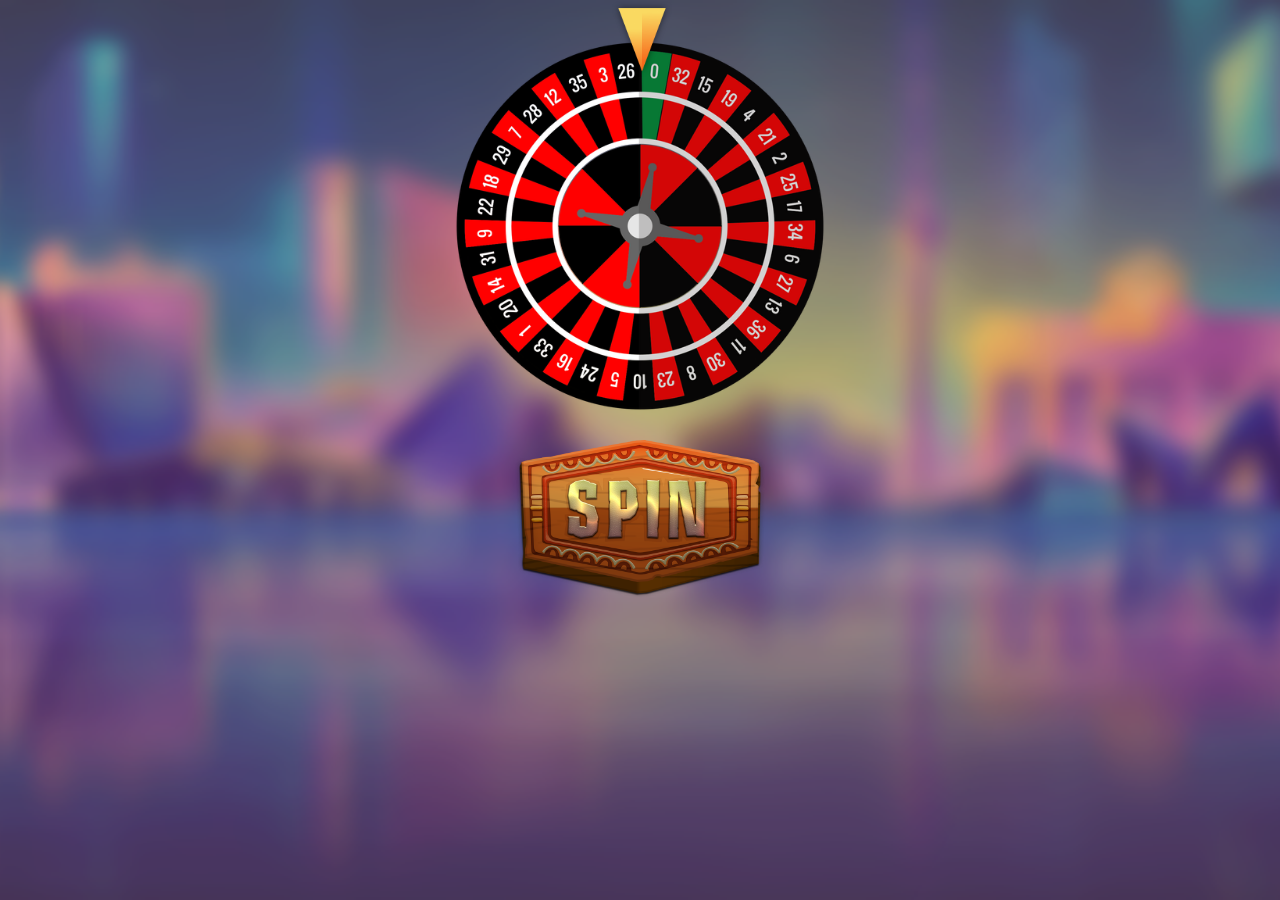
<file: spin.html>
<!DOCTYPE html>
<html>
  <head>
    <title> • Trastic Casino Rollet • </title>
    <meta charset="UTF-8" />
    <meta property="og:image:type" content="image/png" />
        <meta property="og:site_name" content="Trastic Casino" />
    <meta property="og:title" content="Trastic Casino" />
    <meta property="og:type" content="website" />
    <meta property="og:description" content=" Welcome To Trastic Casino " />
    <meta property="og:image" content="assets/images/icon.png" />
    <meta property="og:image:type" content="image/png" />
    <meta property="og:image:width" content="375" />
    <meta property="og:image:height" content="95" />
    <link rel="icon" type="image/x-icon" href="assets/images/icon.png">
    <link rel="stylesheet" type="text/css" href="styles.css" />
  </head>

  <body class="back" >
    <h1 id="result" ></h1>
    <div id="app">
      <img class="marker" src="assets/spin-images/marker.png" />  <span id="result" ></span>
      <img style="margin-top:5px" class="wheel" src="assets/spin-images/whel.png" />
      <img class="button" src="assets/spin-images/button.png" />
    </div>

    <script src="script.js"></script>
  </body>
</html>
</file>
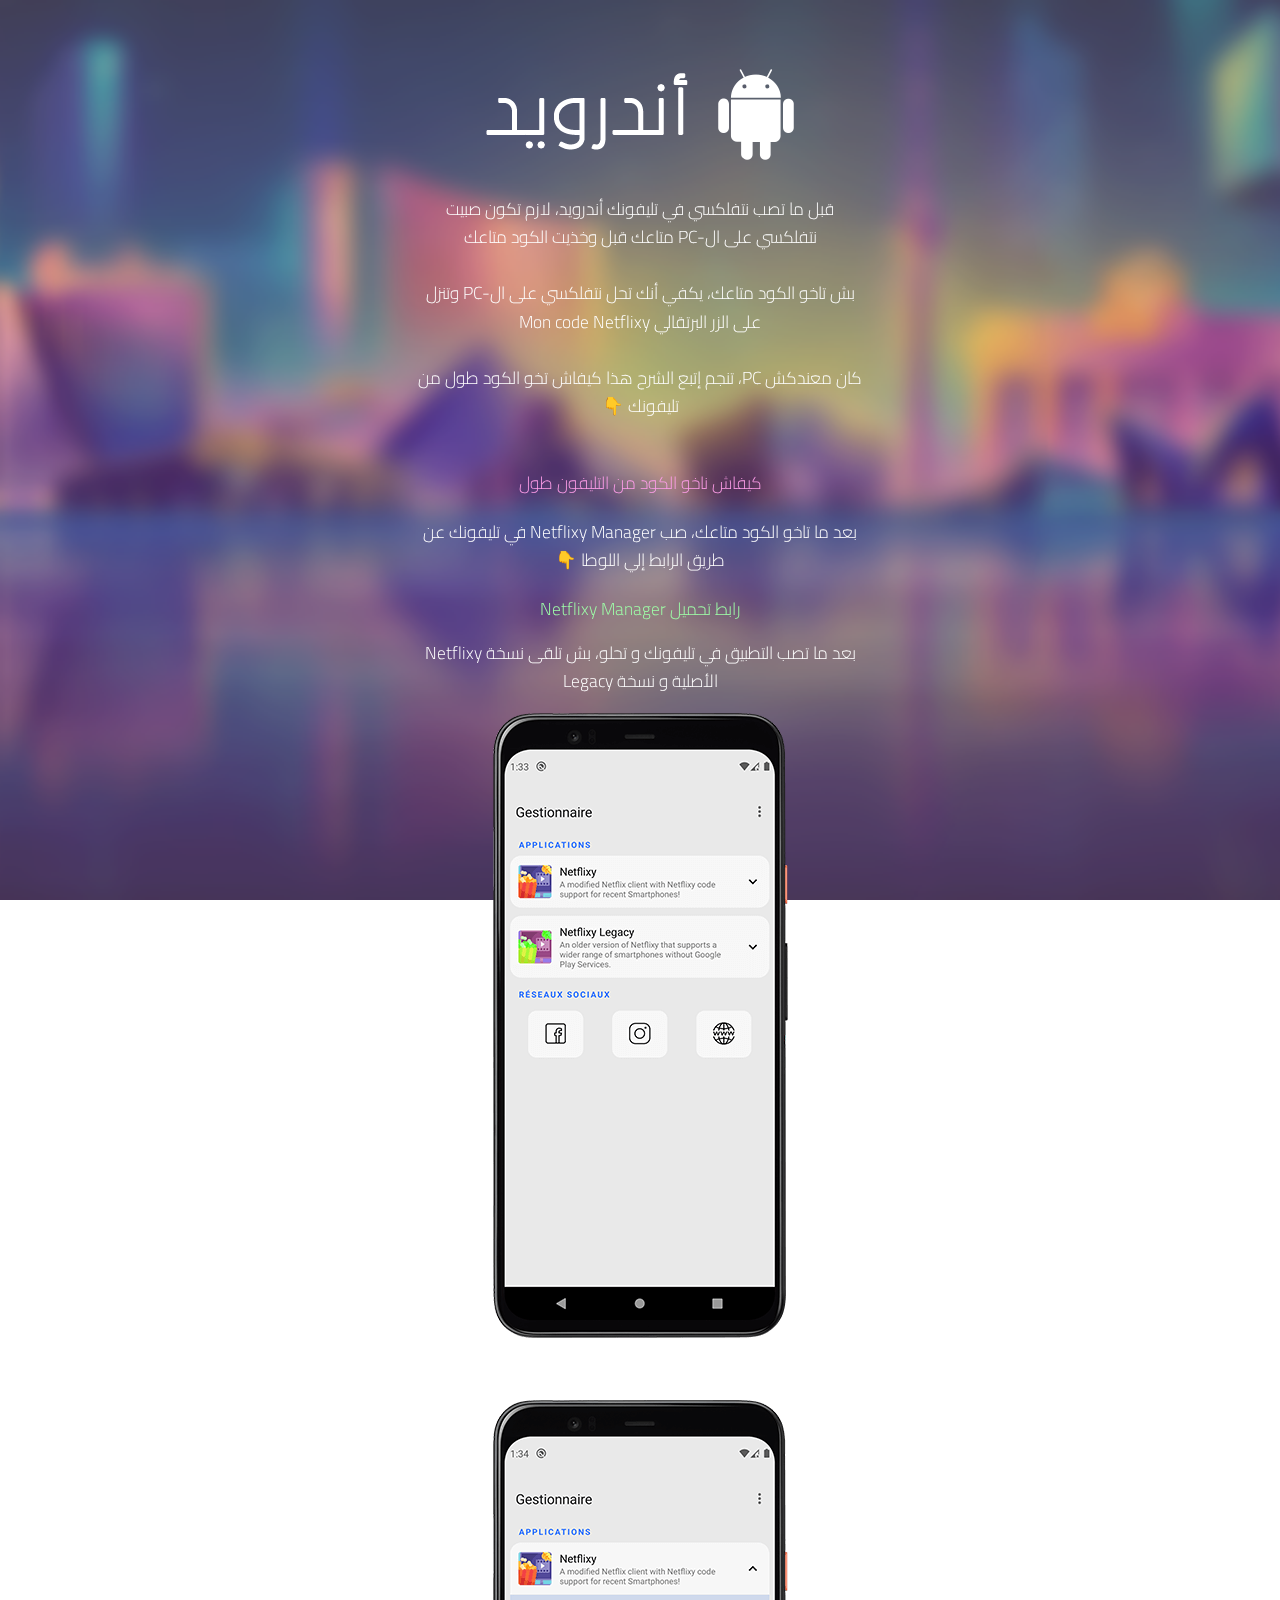
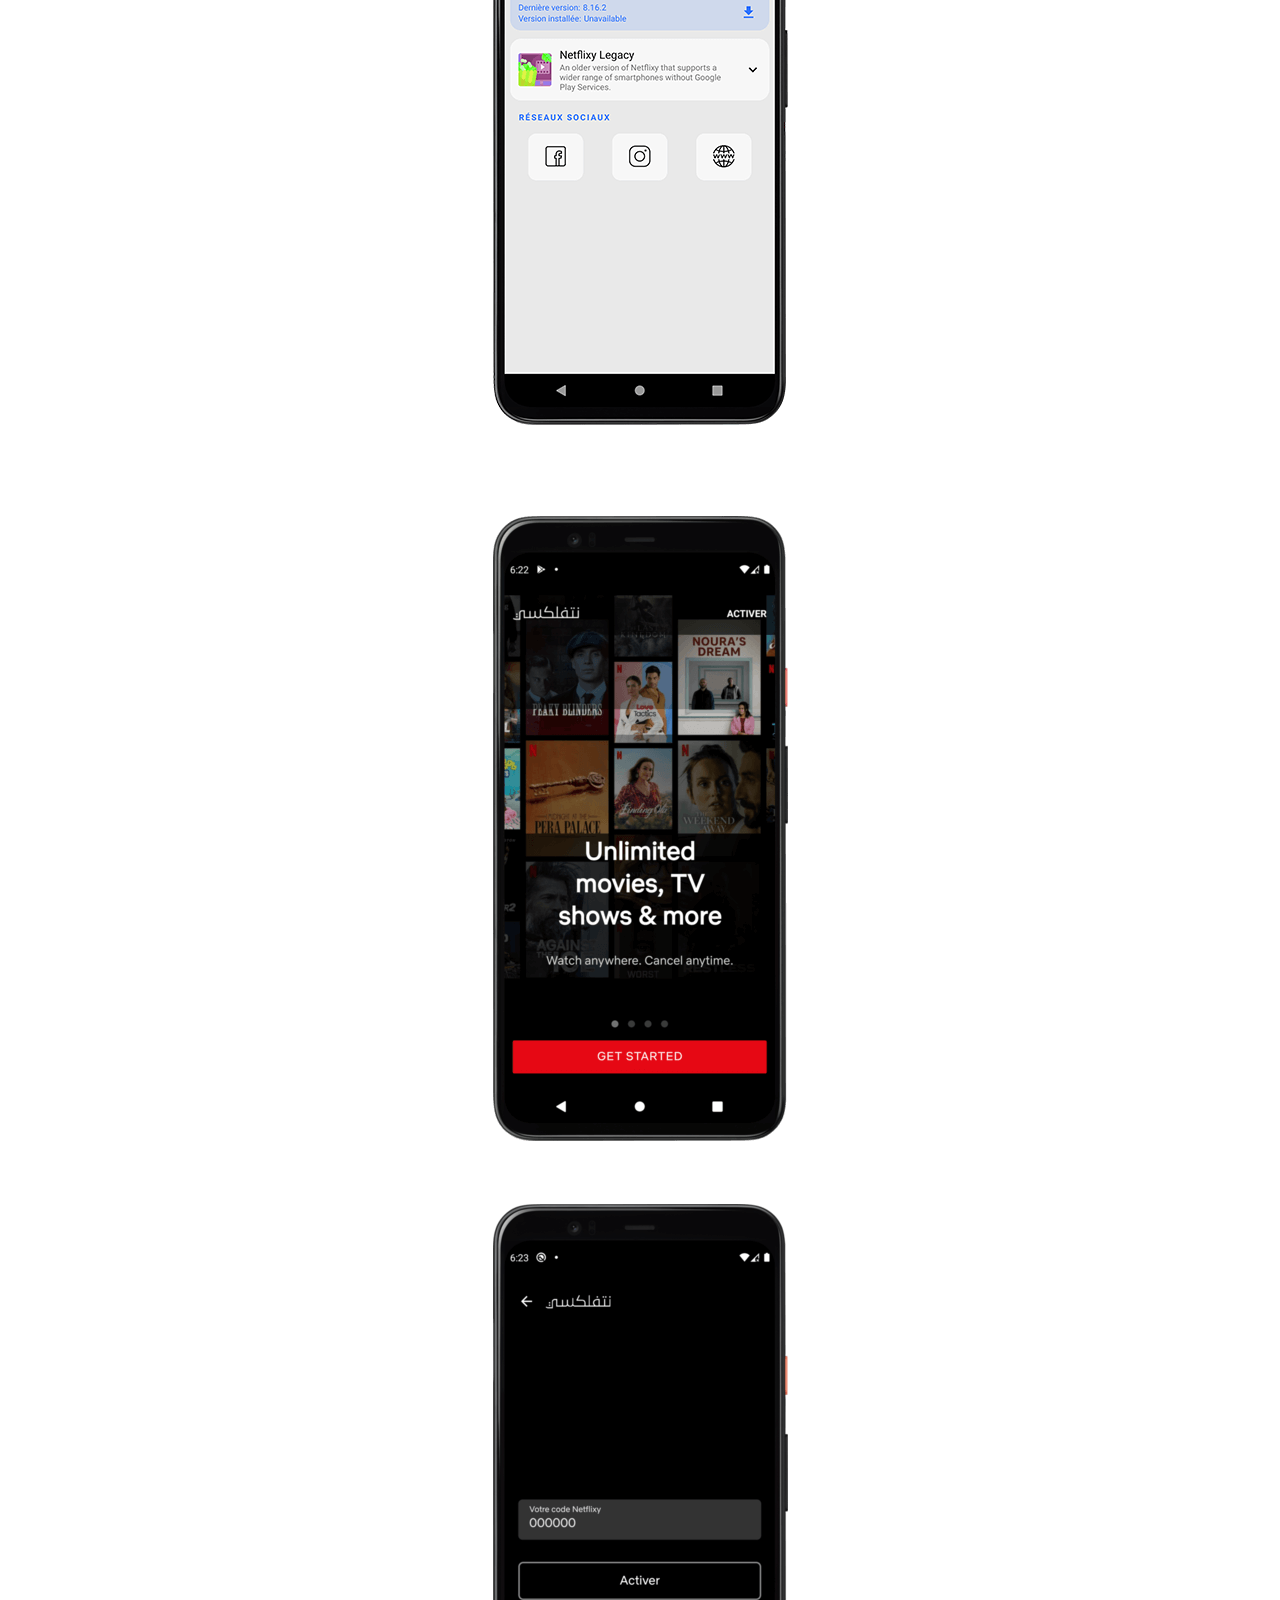
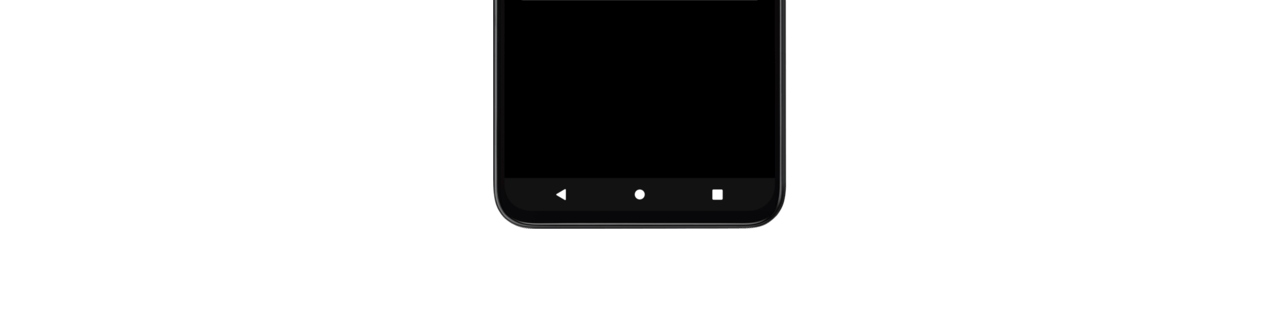
<file: wiki_android.html>
<!DOCTYPE HTML>
<html lang="ar">

<head>
    <title>Android • أندرويد</title>
    <meta charset="utf-8" />
    <meta name="viewport" content="width=device-width,initial-scale=1,user-scalable=no" />
    <meta name="description" content="نتفلكسي على الأندرويد" />
    <meta property="og:site_name" content="Netflixy • نتفلكسي" />
    <meta property="og:title" content="Android • أندرويد" />
    <meta property="og:type" content="website" />
    <meta property="og:description" content="نتفلكسي على الأندرويد" />
    <meta property="og:image" content="assets/images/icon.png" />
    <meta property="og:image:type" content="image/png" />
    <meta property="og:image:width" content="375" />
    <meta property="og:image:height" content="95" />
    <meta property="og:url" content="https://netflixyapp.github.io/" />
    <meta property="twitter:card" content="summary_large_image" />
    <link rel="canonical" href="https://netflixyapp.github.io/" />
    <link href="https://fonts.googleapis.com/css?family=Cairo:300,300italic,400,400italic" rel="stylesheet"
        type="text/css" />
    <link rel="icon" type="image/x-icon" href="assets/images/icon.png">
    <style>
        html,
        body,
        div,
        span,
        applet,
        object,
        iframe,
        h1,
        h2,
        h3,
        h4,
        h5,
        h6,
        p,
        blockquote,
        pre,
        a,
        abbr,
        acronym,
        address,
        big,
        cite,
        code,
        del,
        dfn,
        em,
        img,
        ins,
        kbd,
        q,
        s,
        samp,
        small,
        strike,
        strong,
        sub,
        sup,
        tt,
        var,
        b,
        u,
        i,
        center,
        dl,
        dt,
        dd,
        ol,
        ul,
        li,
        fieldset,
        form,
        label,
        legend,
        table,
        caption,
        tbody,
        tfoot,
        thead,
        tr,
        th,
        td,
        article,
        aside,
        canvas,
        details,
        embed,
        figure,
        figcaption,
        footer,
        header,
        hgroup,
        menu,
        nav,
        output,
        ruby,
        section,
        summary,
        time,
        mark,
        audio,
        video {
            margin: 0;
            padding: 0;
            border: 0;
            font-size: 100%;
            font: inherit;
            vertical-align: baseline;
        }

        article,
        aside,
        details,
        figcaption,
        figure,
        footer,
        header,
        hgroup,
        menu,
        nav,
        section {
            display: block;
        }

        body {
            line-height: 1;
        }

        ol,
        ul {
            list-style: none;
        }

        blockquote,
        q {
            quotes: none;
        }

        blockquote:before,
        blockquote:after,
        q:before,
        q:after {
            content: '';
            content: none;
        }

        table {
            border-collapse: collapse;
            border-spacing: 0;
        }

        body {
            -webkit-text-size-adjust: none
        }

        mark {
            background-color: transparent;
            color: inherit
        }

        input::-moz-focus-inner {
            border: 0;
            padding: 0
        }

        input[type="text"],
        input[type="email"],
        select,
        textarea {
            -moz-appearance: none;
            -webkit-appearance: none;
            -ms-appearance: none;
            appearance: none
        }

        *,
        *:before,
        *:after {
            box-sizing: border-box;
        }

        body {
            line-height: 1.0;
            min-height: var(--viewport-height);
            min-width: 320px;
            overflow-x: hidden;
            word-wrap: break-word;
        }

        body:before {
            content: '';
            display: block;
            background-attachment: scroll;
            height: var(--background-height);
            left: 0;
            pointer-events: none;
            position: fixed;
            top: 0;
            transform: scale(1);
            width: 100vw;
            z-index: 0;
            background-image: url('assets/images/bg.png?v=be800f76');
            background-position: bottom;
            background-repeat: no-repeat;
            background-size: cover;
        }

        body:after {
            content: '';
            display: block;
            height: 100%;
            left: 0;
            opacity: 0;
            position: fixed;
            top: 0;
            transform: scale(1);
            transition: opacity 0.75s ease-in-out 0s, visibility 0.75s 0s;
            visibility: hidden;
            width: 100%;
            z-index: 1;
        }

        :root {
            --background-height: 100vh;
            --site-language-alignment: right;
            --site-language-direction: rtl;
            --site-language-flex-alignment: flex-end;
            --viewport-height: 100vh;
        }

        html {
            font-size: 18pt;
        }

        u {
            text-decoration: underline;
        }

        strong {
            color: inherit;
            font-weight: bolder;
        }

        em {
            font-style: italic;
        }

        code {
            background-color: rgba(144, 144, 144, 0.25);
            border-radius: 0.25em;
            font-family: 'Lucida Console', 'Courier New', monospace;
            font-size: 0.9em;
            font-weight: normal;
            letter-spacing: 0;
            margin: 0 0.25em;
            padding: 0.25em 0.5em;
            text-indent: 0;
        }

        mark {
            background-color: rgba(144, 144, 144, 0.25);
        }

        s {
            text-decoration: line-through;
        }

        sub {
            font-size: smaller;
            vertical-align: sub;
        }

        sup {
            font-size: smaller;
            vertical-align: super;
        }

        a {
            color: inherit;
            text-decoration: underline;
            transition: color 0.25s ease;
        }

        #wrapper {
            -webkit-overflow-scrolling: touch;
            align-items: center;
            display: flex;
            flex-direction: column;
            justify-content: center;
            min-height: var(--viewport-height);
            overflow: hidden;
            position: relative;
            z-index: 2;
        }

        #main {
            align-items: center;
            display: flex;
            flex-grow: 0;
            flex-shrink: 0;
            justify-content: center;
            max-width: 100%;
            position: relative;
            text-align: var(--alignment);
            z-index: 1;
            --alignment: center;
            --flex-alignment: center;
            --width: 30rem;
            --padding-horizontal: 2rem;
            --padding-vertical: 4rem;
            transition: opacity 0.75s ease 0.125s, transform 0.75s ease 0.125s;
        }

        #main>.inner {
            border-radius: inherit;
            max-width: 100%;
            position: relative;
            width: var(--width);
            z-index: 1;
            --spacing: 1rem;
            padding: var(--padding-vertical) var(--padding-horizontal);
        }

        #main>.inner>* {
            margin-top: var(--spacing);
            margin-bottom: var(--spacing);
        }

        #main>.inner> :first-child {
            margin-top: 0 !important;
        }

        #main>.inner> :last-child {
            margin-bottom: 0 !important;
        }

        #main>.inner>.full {
            margin-left: calc(-2rem);
            max-width: calc(100% + 4rem + 0.4725px);
            width: calc(100% + 4rem + 0.4725px);
        }

        #main>.inner>.full:first-child {
            border-top-left-radius: inherit;
            border-top-right-radius: inherit;
            margin-top: -4rem !important;
        }

        #main>.inner>.full:last-child {
            border-bottom-left-radius: inherit;
            border-bottom-right-radius: inherit;
            margin-bottom: -4rem !important;
        }

        #main>.inner>.full.screen {
            border-radius: 0 !important;
            max-width: 100vw;
            position: relative;
            width: 100vw;
            left: 50%;
            margin-left: -50vw;
            right: auto;
        }

        body.is-instant #main,
        body.is-instant #main>.inner>*,
        body.is-instant #main>.inner>section>* {
            transition: none !important;
        }

        body.is-instant:after {
            display: none !important;
            transition: none !important;
        }

        .image {
            display: block;
            line-height: 0;
            max-width: 100%;
            position: relative;
        }

        .image .frame {
            -webkit-backface-visibility: hidden;
            -webkit-transform: translate3d(0, 0, 0);
            backface-visibility: hidden;
            transform: translate3d(0, 0, 0);
            display: inline-block;
            max-width: 100%;
            overflow: hidden;
            vertical-align: top;
            width: 100%;
        }

        .image .frame img {
            border-radius: 0 !important;
            max-width: 100%;
            vertical-align: top;
            width: inherit;
        }

        .image.full .frame {
            display: block;
        }

        .image.full:first-child .frame {
            border-top-left-radius: inherit;
            border-top-right-radius: inherit;
        }

        .image.full:last-child .frame {
            border-bottom-left-radius: inherit;
            border-bottom-right-radius: inherit;
        }

        #image01:not(:first-child) {
            margin-top: 2rem !important;
        }

        #image01:not(:last-child) {
            margin-bottom: 2rem !important;
        }

        #image01 .frame {
            max-width: 100%;
            width: auto;
            transition: none;
        }

        #image01 .frame img {
            transition: none;
        }

        #image03 .frame {
            max-width: 100%;
            width: auto;
            transition: none;
        }

        #image03 .frame img {
            transition: none;
        }

        #image04 .frame {
            max-width: 100%;
            width: auto;
            transition: none;
        }

        #image04 .frame img {
            transition: none;
        }

        h1,
        h2,
        h3,
        p {
            direction: var(--site-language-direction);
        }

        h1 br+br,
        h2 br+br,
        h3 br+br,
        p br+br {
            display: block;
            content: ' ';
        }

        h1 .li,
        h2 .li,
        h3 .li,
        p .li {
            display: list-item;
            margin: 0.75em 0 0 1em;
            padding-left: 0.5em;
        }

        #text01 br+br {
            margin-top: 0.975rem;
        }

        #text01 {
            color: #FFFFFF;
            font-family: 'Cairo', sans-serif;
            font-size: 1em;
            line-height: 1.625;
            font-weight: 300;
        }

        #text01 a {
            color: #5C83EE;
            text-decoration: none;
        }

        #text01 a:hover {
            color: #10182F;
        }

        #text01 mark {
            color: #D4AF37;
            background-color: transparent;
        }

        #text02 br+br {
            margin-top: 0.975rem;
        }

        #text02 {
            color: #FFFFFF;
            font-family: 'Cairo', sans-serif;
            font-size: 1em;
            line-height: 1.625;
            font-weight: 300;
        }

        #text02 a {
            color: #5C83EE;
            text-decoration: none;
        }

        #text02 a:hover {
            color: #10182F;
        }

        #text02 mark {
            color: #D4AF37;
            background-color: transparent;
        }

        #text03 br+br {
            margin-top: 0.975rem;
        }

        #text03 {
            color: #FFFFFF;
            font-family: 'Cairo', sans-serif;
            font-size: 1em;
            line-height: 1.625;
            font-weight: 300;
        }

        #text03 a {
            color: #5C83EE;
            text-decoration: none;
        }

        #text03 a:hover {
            color: #10182F;
        }

        #text03 mark {
            color: #D4AF37;
            background-color: transparent;
        }

        .links {
            display: flex;
            justify-content: var(--flex-alignment);
            letter-spacing: 0;
            line-height: 1.5;
            padding: 0;
        }

        .links li {
            position: relative;
        }

        .links li a {
            direction: var(--site-language-direction);
            display: block;
        }

        #links02 {
            gap: 0.5rem;
            flex-direction: row;
            flex-wrap: wrap;
            font-family: 'Cairo', sans-serif;
            font-size: 1em;
            font-weight: 300;
        }

        #links02 li a {
            color: #5C83EE;
            text-decoration: none;
        }

        #links02 li a:hover {
            color: #10182F;
        }

        #links02 .n01 a {
            color: #9EFFA8;
        }

        #links02 .n01 a:hover {
            color: #77D175;
        }

        #links02 .n02 a {
            color: #ff9eea;
        }

        #links02 .n02 a:hover {
            color: #d176bd;
        }

        #links01 {
            gap: 0.5rem;
            flex-direction: row;
            flex-wrap: wrap;
            font-family: 'Cairo', sans-serif;
            font-size: 1em;
            font-weight: 300;
        }

        #links01 li a {
            color: #5C83EE;
            text-decoration: none;
        }

        #links01 li a:hover {
            color: #10182F;
        }

        #links01 .n01 a {
            color: #A1D2FF;
        }

        #links01 .n01 a:hover {
            color: #859AE6;
        }

        .container {
            position: relative;
        }

        .container>.wrapper {
            vertical-align: top;
            position: relative;
            max-width: 100%;
            border-radius: inherit;
        }

        .container>.wrapper>.inner {
            vertical-align: top;
            position: relative;
            max-width: 100%;
            border-radius: inherit;
            text-align: var(--alignment);
        }

        #main .container.full:first-child>.wrapper {
            border-top-left-radius: inherit;
            border-top-right-radius: inherit;
        }

        #main .container.full:last-child>.wrapper {
            border-bottom-left-radius: inherit;
            border-bottom-right-radius: inherit;
        }

        #main .container.full:first-child>.wrapper>.inner {
            border-top-left-radius: inherit;
            border-top-right-radius: inherit;
        }

        #main .container.full:last-child>.wrapper>.inner {
            border-bottom-left-radius: inherit;
            border-bottom-right-radius: inherit;
        }

        #container02 {
            --padding-horizontal: 0rem;
            --padding-vertical: 0rem;
            display: flex;
            width: 100%;
            align-items: center;
            justify-content: center;
            background-color: transparent;
        }

        #container02>.wrapper>.inner {
            --spacing: 1.25rem;
            padding: var(--padding-vertical) var(--padding-horizontal);
        }

        #container02>.wrapper {
            max-width: var(--width);
            width: 100%;
        }

        #container02.default>.wrapper>.inner>* {
            margin-bottom: var(--spacing);
            margin-top: var(--spacing);
        }

        #container02.default>.wrapper>.inner>*:first-child {
            margin-top: 0 !important;
        }

        #container02.default>.wrapper>.inner>*:last-child {
            margin-bottom: 0 !important;
        }

        #container02.columns>.wrapper>.inner {
            flex-wrap: wrap;
            display: flex;
            align-items: center;
        }

        #container02.columns>.wrapper>.inner>* {
            flex-grow: 0;
            flex-shrink: 0;
            max-width: 100%;
            text-align: var(--alignment);
            padding: 0 0 0 4.625rem;
        }

        #container02.columns>.wrapper>.inner>*>* {
            margin-bottom: var(--spacing);
            margin-top: var(--spacing);
        }

        #container02.columns>.wrapper>.inner>*>*:first-child {
            margin-top: 0 !important;
        }

        #container02.columns>.wrapper>.inner>*>*:last-child {
            margin-bottom: 0 !important;
        }

        #container02.columns>.wrapper>.inner>*:first-child {
            margin-left: -4.625rem;
        }

        #container02.default>.wrapper>.inner>.full {
            margin-left: calc(var(--padding-horizontal) * -1);
            max-width: none;
            width: calc(100% + (var(--padding-horizontal) * 2) + 0.4725px);
        }

        #container02.default>.wrapper>.inner>.full:first-child {
            margin-top: calc(var(--padding-vertical) * -1) !important;
            border-top-left-radius: inherit;
            border-top-right-radius: inherit;
        }

        #container02.default>.wrapper>.inner>.full:last-child {
            margin-bottom: calc(var(--padding-vertical) * -1) !important;
            border-bottom-left-radius: inherit;
            border-bottom-right-radius: inherit;
        }

        #container02.columns>.wrapper>.inner>div>.full {
            margin-left: calc(-2.3125rem);
            max-width: none;
            width: calc(100% + 4.625rem + 0.4725px);
        }

        #container02.columns>.wrapper>.inner>div:first-child>.full {
            margin-left: calc(var(--padding-horizontal) * -1);
            width: calc(100% + var(--padding-horizontal) + 2.3125rem + 0.4725px);
        }

        #container02.columns>.wrapper>.inner>div:last-child>.full {
            width: calc(100% + var(--padding-horizontal) + 2.3125rem + 0.4725px);
        }

        #container02.columns>.wrapper>.inner>div>.full:first-child {
            margin-top: calc(var(--padding-vertical) * -1) !important;
        }

        #container02.columns>.wrapper>.inner>div>.full:last-child {
            margin-bottom: calc(var(--padding-vertical) * -1) !important;
        }

        #container02.columns>.wrapper>.inner>.full {
            align-self: stretch;
        }

        #container02.columns>.wrapper>.inner>.full:first-child {
            border-bottom-left-radius: inherit;
            border-top-left-radius: inherit;
        }

        #container02.columns>.wrapper>.inner>.full:last-child {
            border-bottom-right-radius: inherit;
            border-top-right-radius: inherit;
        }

        #container02.columns>.wrapper>.inner>.full>.full:first-child:last-child {
            border-radius: inherit;
            height: calc(100% + (var(--padding-vertical) * 2));
        }

        #container02.columns>.wrapper>.inner>.full>.full:first-child:last-child>* {
            border-radius: inherit;
            height: 100%;
            position: absolute;
            width: 100%;
        }

        #container02.columns>.wrapper>.inner>.full>.full:first-child:last-child>*>* {
            border-radius: inherit;
            height: 100%;
        }

        .icons {
            display: flex;
            flex-wrap: wrap;
            justify-content: var(--flex-alignment);
            letter-spacing: 0;
            padding: 0;
        }

        .icons li {
            position: relative;
            z-index: 1;
        }

        .icons li a {
            align-items: center;
            display: flex;
            justify-content: center;
        }

        .icons li a svg {
            display: block;
            position: relative;
        }

        .icons li a+svg {
            display: block;
            height: 100%;
            left: 0;
            pointer-events: none;
            position: absolute;
            top: 0;
            width: 100%;
            z-index: -1;
        }

        .icons li a .label {
            display: none;
        }

        #icons01 {
            font-size: 1em;
            gap: 0.75rem;
        }

        #icons01:not(:first-child) {
            margin-top: 2rem !important;
        }

        #icons01:not(:last-child) {
            margin-bottom: 2rem !important;
        }

        #icons01 li a {
            border-radius: 100%;
            height: 2em;
            width: 2em;
            transition: transform 0.125s ease, color 0.125s ease, background-color 0.125s ease, border-color 0.125s ease;
        }

        #icons01 li a svg {
            height: 60%;
            width: 60%;
            transition: fill 0.125s ease;
        }

        #icons01 a svg {
            fill: #FFFFFF;
        }

        #icons01 a {
            border: solid 1px rgba(255, 255, 255, 0.271);
        }

        #icons01 li a+svg {
            transition: transform 0.125s ease, fill 0.125s ease, stroke 0.125s ease;
        }

        #icons01 li a:hover {
            transform: scale(1.2);
        }

        #icons01 li a:hover+svg {
            transform: scale(1.2);
        }

        .icc-credits {
            display: block;
            opacity: 1 !important;
            position: relative;
            transition-delay: 0s !important;
        }

        .icc-credits span {
            border-radius: 24px;
            cursor: pointer;
            display: inline-block;
            font-family: Arial, sans-serif;
            font-size: 12px;
            letter-spacing: 0;
            line-height: 1;
            position: relative;
            text-decoration: none;
            width: auto;
        }

        .icc-credits span a {
            display: inline-block;
            padding: 0.5em 0.375em;
            position: relative;
            text-decoration: none;
            transition: color 0.25s ease, transform 0.25s ease;
            z-index: 1;
        }

        .icc-credits span a:before {
            content: '( ';
            opacity: 1;
            transition: opacity 0.25s ease;
        }

        .icc-credits span a:after {
            content: ' )';
            opacity: 1;
            transition: opacity 0.25s ease;
        }

        .icc-credits span::after {
            background-image: linear-gradient(30deg, #A464A1 15%, #3B5DAD 85%);
            border-radius: inherit;
            box-shadow: 0 0.25em 1.25em 0 rgba(0, 0, 0, 0.25);
            content: '';
            display: block;
            height: calc(100% + 2px);
            left: -1px;
            opacity: 0;
            pointer-events: none;
            position: absolute;
            top: -1px;
            transition: opacity 0.25s ease, box-shadow 0.25s ease, transform 0.25s ease;
            width: calc(100% + 2px);
        }

        .icc-credits span:hover {
            text-transform: none !important;
        }

        .icc-credits span:hover a {
            color: #ffffff !important;
            transform: scale(1.1) translateY(-0.05rem);
        }

        .icc-credits span:hover a:before {
            opacity: 0;
        }

        .icc-credits span:hover a:after {
            opacity: 0;
        }

        .icc-credits span:hover::after {
            opacity: 1;
            transform: scale(1.1) translateY(-0.05rem);
        }

        #credits span {
            color: rgba(255, 255, 255, 0.498);
            margin-top: 1rem !important;
        }

        @media (max-width: 1920px) {}

        @media (max-width: 1680px) {
            html {
                font-size: 13pt;
            }
        }

        @media (max-width: 1280px) {
            html {
                font-size: 13pt;
            }
        }

        @media (max-width: 1024px) {}

        @media (max-width: 980px) {
            html {
                font-size: 11pt;
            }

            #container02.columns>.wrapper>.inner>.full>.full:first-child:last-child>* {
                max-height: 35rem;
            }
        }

        @media (max-width: 736px) {
            html {
                font-size: 12pt;
            }

            #main {
                --padding-horizontal: 1.5rem;
                --padding-vertical: 3rem;
            }

            #main>.inner {
                --spacing: 1rem;
            }

            #main>.inner>.full {
                margin-left: calc(-1.5rem);
                max-width: calc(100% + 3rem + 0.4725px);
                width: calc(100% + 3rem + 0.4725px);
            }

            #main>.inner>.full:first-child {
                margin-top: -3rem !important;
            }

            #main>.inner>.full:last-child {
                margin-bottom: -3rem !important;
            }

            #main>.inner>.full.screen {
                margin-left: -50vw;
            }

            #image01:not(:first-child) {
                margin-top: 1.5rem !important;
            }

            #image01:not(:last-child) {
                margin-bottom: 1.5rem !important;
            }

            #text01 {
                letter-spacing: 0rem;
                width: 100%;
                font-size: 1em;
                line-height: 1.625;
            }

            #text02 {
                letter-spacing: 0rem;
                width: 100%;
                font-size: 1em;
                line-height: 1.625;
            }

            #text03 {
                letter-spacing: 0rem;
                width: 100%;
                font-size: 1em;
                line-height: 1.625;
            }

            #links02 {
                gap: 0.5rem;
                font-size: 1em;
            }

            #links01 {
                gap: 0.5rem;
                font-size: 1em;
            }

            #container02 {
                --padding-horizontal: 0rem;
                --padding-vertical: 0rem;
            }

            #container02>.wrapper>.inner {
                --spacing: 1.25rem;
            }

            #container02.columns>.wrapper>.inner {
                flex-direction: column !important;
                flex-wrap: nowrap !important;
            }

            #container02.columns>.wrapper>.inner>span {
                display: none;
            }

            #container02.columns>.wrapper>.inner>* {
                padding: 2.3125rem 0 !important;
            }

            #container02.columns>.wrapper>.inner>*:first-child {
                margin-left: 0 !important;
                padding-top: 0 !important;
            }

            #container02.columns>.wrapper>.inner>*:last-child {
                padding-bottom: 0 !important;
            }

            #container02.columns>.wrapper>.inner>div.after-spacer {
                padding-top: 0 !important;
            }

            #container02.columns>.wrapper>.inner>div.before-spacer {
                padding-bottom: 0 !important;
            }

            #container02.columns>.wrapper>.inner>div>.full {
                margin-left: calc(var(--padding-horizontal) * -1);
                width: calc(100% + (var(--padding-horizontal) * 2) + 0.4725px);
            }

            #container02.columns>.wrapper>.inner>div:first-of-type>.full {
                margin-left: calc(var(--padding-horizontal) * -1);
                width: calc(100% + (var(--padding-horizontal) * 2) + 0.4725px);
            }

            #container02.columns>.wrapper>.inner>div:last-of-type>.full {
                margin-left: calc(var(--padding-horizontal) * -1);
                width: calc(100% + (var(--padding-horizontal) * 2) + 0.4725px);
            }

            #container02.columns>.wrapper>.inner>div>.full:first-child {
                margin-top: -2.3125rem !important;
            }

            #container02.columns>.wrapper>.inner>div>.full:last-child {
                margin-bottom: -2.3125rem !important;
            }

            #container02.columns>.wrapper>.inner>div:first-of-type>.full:first-child {
                margin-top: calc(var(--padding-vertical) * -1) !important;
            }

            #container02.columns>.wrapper>.inner>div:last-of-type>.full:last-child {
                margin-bottom: calc(var(--padding-vertical) * -1) !important;
            }

            #container02.columns>.wrapper>.inner>div:first-of-type,
            #container02.columns>.wrapper>.inner>div:first-of-type>.full:first-child {
                border-top-left-radius: inherit;
                border-top-right-radius: inherit;
            }

            #container02.columns>.wrapper>.inner>div:last-of-type,
            #container02.columns>.wrapper>.inner>div:last-of-type>.full:last-child {
                border-bottom-left-radius: inherit;
                border-bottom-right-radius: inherit;
            }

            #container02.columns>.wrapper>.inner>div:first-of-type,
            #container02.columns>.wrapper>.inner>div:first-of-type>.full:last-child {
                border-bottom-left-radius: 0 !important;
            }

            #container02.columns>.wrapper>.inner>div:last-of-type,
            #container02.columns>.wrapper>.inner>div:last-of-type>.full:first-child {
                border-top-right-radius: 0 !important;
            }

            #container02.columns>.wrapper>.inner>.full>.full:first-child:last-child {
                height: auto;
            }

            #container02.columns>.wrapper>.inner>.full>.full:first-child:last-child>* {
                height: auto;
                position: relative;
                width: 100%;
                max-height: none;
            }

            #container02.columns>.wrapper>.inner>.full>.full:first-child:last-child>*>* {
                height: auto;
            }

            #container02.columns>.wrapper>.inner>.full>.full:first-child:last-child>*>iframe {
                height: 100%;
            }

            #icons01 {
                font-size: 1em;
                gap: 0.75rem;
            }

            #icons01:not(:first-child) {
                margin-top: 1.5rem !important;
            }

            #icons01:not(:last-child) {
                margin-bottom: 1.5rem !important;
            }
        }

        @media (max-width: 480px) {
            #main>.inner {
                --spacing: 0.875rem;
            }

            #container02>.wrapper>.inner {
                --spacing: 1.09375rem;
            }
        }

        @media (max-width: 360px) {
            #main {
                --padding-horizontal: 1.125rem;
                --padding-vertical: 2.25rem;
            }

            #main>.inner {
                --spacing: 0.75rem;
            }

            #main>.inner>.full {
                margin-left: calc(-1.125rem);
                max-width: calc(100% + 2.25rem + 0.4725px);
                width: calc(100% + 2.25rem + 0.4725px);
            }

            #main>.inner>.full:first-child {
                margin-top: -2.25rem !important;
            }

            #main>.inner>.full:last-child {
                margin-bottom: -2.25rem !important;
            }

            #main>.inner>.full.screen {
                margin-left: -50vw;
            }

            #text01 {
                font-size: 1em;
            }

            #text02 {
                font-size: 1em;
            }

            #text03 {
                font-size: 1em;
            }

            #links02 {
                gap: 0.375rem;
                font-size: 1em;
            }

            #links01 {
                gap: 0.375rem;
                font-size: 1em;
            }

            #container02 {
                --padding-horizontal: 0rem;
                --padding-vertical: 0rem;
            }

            #container02>.wrapper>.inner {
                --spacing: 0.9375rem;
            }

            #container02.columns>.wrapper>.inner>* {
                padding: 1.734375rem 0 !important;
            }

            #container02.columns>.wrapper>.inner>*:first-child {
                margin-left: -3.46875rem;
            }

            #container02.columns>.wrapper>.inner>div>.full {
                margin-left: calc(var(--padding-horizontal) * -1);
                width: calc(100% + (var(--padding-horizontal) * 2) + 0.4725px);
            }

            #container02.columns>.wrapper>.inner>div:first-of-type>.full {
                margin-left: calc(var(--padding-horizontal) * -1);
                width: calc(100% + (var(--padding-horizontal) * 2) + 0.4725px);
            }

            #container02.columns>.wrapper>.inner>div:last-of-type>.full {
                margin-left: calc(var(--padding-horizontal) * -1);
                width: calc(100% + (var(--padding-horizontal) * 2) + 0.4725px);
            }

            #container02.columns>.wrapper>.inner>div>.full:first-child {
                margin-top: -1.734375rem !important;
            }

            #container02.columns>.wrapper>.inner>div>.full:last-child {
                margin-bottom: -1.734375rem !important;
            }

            #container02.columns>.wrapper>.inner>div:first-of-type>.full:first-child {
                margin-top: calc(var(--padding-vertical) * -1) !important;
            }

            #container02.columns>.wrapper>.inner>div:last-of-type>.full:last-child {
                margin-bottom: calc(var(--padding-vertical) * -1) !important;
            }

            #icons01 {
                gap: 0.5625rem;
            }
        }
    </style><noscript>
        <style>
            body {
                overflow: auto !important;
            }

            body:after {
                display: none !important;
            }

            #main>.inner {
                opacity: 1.0 !important;
            }

            #main {
                opacity: 1.0 !important;
                transform: none !important;
                transition: none !important;
                filter: none !important;
            }

            #main>.inner>section {
                opacity: 1.0 !important;
                transform: none !important;
                transition: none !important;
                filter: none !important;
            }
        </style>
    </noscript>
</head>

<body><svg xmlns="http://www.w3.org/2000/svg" version="1.1" xmlns:xlink="http://www.w3.org/1999/xlink"
        viewBox="0 0 40 40" display="none" width="0" height="0">
        <symbol id="icon-901" viewBox="0 0 40 40">
            <path
                d="M34.9,30.5V15.6c-0.4,0.4-0.8,0.9-1.4,1.2c-3.4,2.7-6.2,4.8-8.2,6.6c-0.6,0.5-1.1,0.9-1.6,1.2c-0.4,0.3-0.9,0.6-1.7,0.9 c-0.7,0.3-1.4,0.5-2,0.5l0,0c-0.6,0-1.2-0.2-2-0.5c-0.7-0.3-1.2-0.6-1.7-0.9c-0.4-0.3-0.9-0.7-1.6-1.2c-2.1-1.7-4.8-3.8-8.2-6.6 c-0.5-0.4-0.9-0.8-1.4-1.2v14.9c0,0.2,0.1,0.3,0.2,0.4C5.7,31,5.9,31.1,6,31.1h28.4c0.2,0,0.3-0.1,0.4-0.2 C34.8,30.8,34.9,30.7,34.9,30.5L34.9,30.5z M34.9,10.2V9.7c0,0,0-0.1,0-0.2c0-0.1,0-0.2-0.1-0.2c-0.1,0-0.1,0-0.1-0.2 c0-0.1-0.1-0.2-0.2-0.1c-0.1,0-0.2,0-0.3,0H5.8C5.6,8.9,5.4,9,5.3,9.1C5.2,9.2,5.1,9.3,5.1,9.5c0,2.2,0.9,4,2.8,5.5 c2.5,2,5.1,4,7.7,6.1c0.1,0.1,0.3,0.2,0.7,0.5c0.4,0.3,0.6,0.5,0.9,0.7c0.2,0.2,0.5,0.4,0.8,0.6c0.3,0.2,0.7,0.4,0.9,0.5 c0.3,0.1,0.6,0.2,0.8,0.2l0,0c0.2,0,0.5-0.1,0.8-0.2c0.3-0.1,0.6-0.3,0.9-0.5c0.3-0.2,0.6-0.4,0.8-0.6c0.2-0.2,0.5-0.4,0.9-0.7 c0.4-0.3,0.6-0.5,0.6-0.5c2.7-2.1,5.3-4.2,7.7-6.1c0.7-0.5,1.4-1.2,2-2.2C34.6,11.8,34.9,11,34.9,10.2L34.9,10.2z M37.3,9.5v21 c0,0.8-0.3,1.6-0.9,2.2s-1.4,0.9-2.2,0.9H5.8c-0.8,0-1.6-0.3-2.2-0.9c-0.6-0.6-0.9-1.4-0.9-2.2v-21c0-0.8,0.3-1.6,0.9-2.2 s1.4-0.9,2.2-0.9h28.4c0.8,0,1.6,0.3,2.2,0.9S37.3,8.7,37.3,9.5z" />
        </symbol>
        <symbol id="icon-906" viewBox="0 0 40 40">
            <path
                d="M27.2,4.7v4.9h-2.9c-1.1,0-1.8,0.2-2.1,0.6c-0.4,0.5-0.6,1.1-0.6,2v3.5H27l-0.7,5.4h-4.7v14H16v-14h-4.7v-5.4H16v-4.1 c0-2.3,0.6-4.1,1.9-5.3s2.9-1.9,5.2-1.9C24.8,4.4,26.2,4.5,27.2,4.7L27.2,4.7z" />
        </symbol>
        <symbol id="icon-910" viewBox="0 0 40 40">
            <path
                d="M20,7c4.2,0,4.7,0,6.3,0.1c1.5,0.1,2.3,0.3,3,0.5C30,8,30.5,8.3,31.1,8.9c0.5,0.5,0.9,1.1,1.2,1.8c0.2,0.5,0.5,1.4,0.5,3 C33,15.3,33,15.8,33,20s0,4.7-0.1,6.3c-0.1,1.5-0.3,2.3-0.5,3c-0.3,0.7-0.6,1.2-1.2,1.8c-0.5,0.5-1.1,0.9-1.8,1.2 c-0.5,0.2-1.4,0.5-3,0.5C24.7,33,24.2,33,20,33s-4.7,0-6.3-0.1c-1.5-0.1-2.3-0.3-3-0.5C10,32,9.5,31.7,8.9,31.1 C8.4,30.6,8,30,7.7,29.3c-0.2-0.5-0.5-1.4-0.5-3C7,24.7,7,24.2,7,20s0-4.7,0.1-6.3c0.1-1.5,0.3-2.3,0.5-3C8,10,8.3,9.5,8.9,8.9 C9.4,8.4,10,8,10.7,7.7c0.5-0.2,1.4-0.5,3-0.5C15.3,7.1,15.8,7,20,7z M20,4.3c-4.3,0-4.8,0-6.5,0.1c-1.6,0-2.8,0.3-3.8,0.7 C8.7,5.5,7.8,6,6.9,6.9C6,7.8,5.5,8.7,5.1,9.7c-0.4,1-0.6,2.1-0.7,3.8c-0.1,1.7-0.1,2.2-0.1,6.5s0,4.8,0.1,6.5 c0,1.6,0.3,2.8,0.7,3.8c0.4,1,0.9,1.9,1.8,2.8c0.9,0.9,1.7,1.4,2.8,1.8c1,0.4,2.1,0.6,3.8,0.7c1.6,0.1,2.2,0.1,6.5,0.1 s4.8,0,6.5-0.1c1.6-0.1,2.9-0.3,3.8-0.7c1-0.4,1.9-0.9,2.8-1.8c0.9-0.9,1.4-1.7,1.8-2.8c0.4-1,0.6-2.1,0.7-3.8 c0.1-1.6,0.1-2.2,0.1-6.5s0-4.8-0.1-6.5c-0.1-1.6-0.3-2.9-0.7-3.8c-0.4-1-0.9-1.9-1.8-2.8c-0.9-0.9-1.7-1.4-2.8-1.8 c-1-0.4-2.1-0.6-3.8-0.7C24.8,4.3,24.3,4.3,20,4.3L20,4.3L20,4.3z" />
            <path
                d="M20,11.9c-4.5,0-8.1,3.7-8.1,8.1s3.7,8.1,8.1,8.1s8.1-3.7,8.1-8.1S24.5,11.9,20,11.9z M20,25.2c-2.9,0-5.2-2.3-5.2-5.2 s2.3-5.2,5.2-5.2s5.2,2.3,5.2,5.2S22.9,25.2,20,25.2z" />
            <path
                d="M30.6,11.6c0,1-0.8,1.9-1.9,1.9c-1,0-1.9-0.8-1.9-1.9s0.8-1.9,1.9-1.9C29.8,9.7,30.6,10.5,30.6,11.6z" />
        </symbol>
    </svg>
    <div id="wrapper">
        <div id="main">
            <div class="inner" style="padding-bottom: 0;">
                <div id="container02" class="container default">
                    <div class="wrapper">
                        <div class="inner">
                            <div id="image01" class="image"><span class="frame"><img
                                        src="assets/images/logo_android.png?v=be800f76" alt="" /></span></div>
                            <p id="text01"><span>قبل ما تصب نتفلكسي في تليفونك أندرويد، لازم تكون صبيت نتفلكسي على ال-PC
                                    متاعك قبل وخذيت الكود متاعك</span><br /> <br /> <span>بش تاخو الكود متاعك، يكفي أنك
                                    تحل نتفلكسي على ال-PC وتنزل على الزر البرتقالي Mon code
                                    Netflixy</span><br /><br /><span>كان معندكش PC، تنجم إتبع الشرح هذا كيفاش تخو الكود
                                    طول من تليفونك 👇</span><br /> <br />
                            </p>
                            <ul id="links02" class="links">
                                <li class="n02"><a
                                        href="wiki_android_code.html"
                                        target="_blank">كيفاش ناخو الكود من التليفون طول</a></li>
                            </ul>
                            <p id="text02">بعد ما تاخو الكود متاعك، صب Netflixy Manager في تليفونك عن طريق الرابط إلي
                                اللوطا
                                👇</p>
                            <ul id="links02" class="links">
                                <li class="n01"><a
                                        href="https://github.com/Netflixyapp/netflixy-extension/raw/main/android/netflixy_manager.apk"
                                        target="_blank">رابط تحميل Netflixy Manager</a></li>
                            </ul>
                        </div>
                    </div>
                </div>
                <p id="text02">بعد ما تصب التطبيق في تليفونك و تحلو، بش تلقى نسخة Netflixy الأصلية و نسخة Legacy</p>
                <div id="image03" class="image"><span class="frame"><img src="assets/images/android_image01.png"
                            alt="" /></span></div>
                <p id="text02">تختار النسخة إلي تحب تصبها و تنزل على أيقونة التنزيل</p>
                <div id="image03" class="image"><span class="frame"><img src="assets/images/android_image02.png"
                            alt="" /></span></div>
                <p id="text02">بعد ما تصب النسخة إلي تحب عليها في تليفونك، تحلها وتنزل على Activer إلي من فوق على اليمين
                </p>
                <div id="image03" class="image"><span class="frame"><img src="assets/images/android_image03.png"
                            alt="" /></span></div>
                <p id="text03">تكتب الكود نتفلكسي متاعك وتنزل Activer</p>
                <div id="image04" class="image"><span class="frame"><img src="assets/images/android_image04.png"
                            alt="" /></span></div>
                <ul id="icons01" class="icons">
                    <li><a class="n01" href="https://www.facebook.com/netflixytn/"><svg>
                                <use xlink:href="#icon-906"></use>
                            </svg><span class="label">Facebook</span></a></li>
                    <li><a class="n02" href="https://www.instagram.com/netflixyapp/"><svg>
                                <use xlink:href="#icon-910"></use>
                            </svg><span class="label">Instagram</span></a></li>
                    <li><a class="n03" href="mailto:netflixycontact@gmail.com"><svg>
                                <use xlink:href="#icon-901"></use>
                            </svg><span class="label">Email (alt)</span></a></li>
                </ul>
                <div id="credits" class="icc-credits"></div>
            </div>
        </div>
    </div>
    <script>(function () { var on = addEventListener, $ = function (q) { return document.querySelector(q) }, $$ = function (q) { return document.querySelectorAll(q) }, $body = document.body, $inner = $('.inner'), client = (function () { var o = { browser: 'other', browserVersion: 0, os: 'other', osVersion: 0, mobile: false, canUse: null }, ua = navigator.userAgent, a, i; a = [['firefox', /Firefox\/([0-9\.]+)/], ['edge', /Edge\/([0-9\.]+)/], ['safari', /Version\/([0-9\.]+).+Safari/], ['chrome', /Chrome\/([0-9\.]+)/], ['chrome', /CriOS\/([0-9\.]+)/], ['ie', /Trident\/.+rv:([0-9]+)/]]; for (i = 0; i < a.length; i++) { if (ua.match(a[i][1])) { o.browser = a[i][0]; o.browserVersion = parseFloat(RegExp.$1); break; } } a = [['ios', /([0-9_]+) like Mac OS X/, function (v) { return v.replace('_', '.').replace('_', ''); }], ['ios', /CPU like Mac OS X/, function (v) { return 0 }], ['ios', /iPad; CPU/, function (v) { return 0 }], ['android', /Android ([0-9\.]+)/, null], ['mac', /Macintosh.+Mac OS X ([0-9_]+)/, function (v) { return v.replace('_', '.').replace('_', ''); }], ['windows', /Windows NT ([0-9\.]+)/, null], ['undefined', /Undefined/, null],]; for (i = 0; i < a.length; i++) { if (ua.match(a[i][1])) { o.os = a[i][0]; o.osVersion = parseFloat(a[i][2] ? (a[i][2])(RegExp.$1) : RegExp.$1); break; } } if (o.os == 'mac' && ('ontouchstart' in window) && ((screen.width == 1024 && screen.height == 1366) || (screen.width == 834 && screen.height == 1112) || (screen.width == 810 && screen.height == 1080) || (screen.width == 768 && screen.height == 1024))) o.os = 'ios'; o.mobile = (o.os == 'android' || o.os == 'ios'); var _canUse = document.createElement('div'); o.canUse = function (p) { var e = _canUse.style, up = p.charAt(0).toUpperCase() + p.slice(1); return (p in e || ('Moz' + up) in e || ('Webkit' + up) in e || ('O' + up) in e || ('ms' + up) in e); }; return o; }()), trigger = function (t) { if (client.browser == 'ie') { var e = document.createEvent('Event'); e.initEvent(t, false, true); dispatchEvent(e); } else dispatchEvent(new Event(t)); }, cssRules = function (selectorText) { var ss = document.styleSheets, a = [], f = function (s) { var r = s.cssRules, i; for (i = 0; i < r.length; i++) { if (r[i] instanceof CSSMediaRule && matchMedia(r[i].conditionText).matches) (f)(r[i]); else if (r[i] instanceof CSSStyleRule && r[i].selectorText == selectorText) a.push(r[i]); } }, x, i; for (i = 0; i < ss.length; i++)f(ss[i]); return a; }, thisHash = function () { var h = location.hash ? location.hash.substring(1) : null, a; if (!h) return null; if (h.match(/\?/)) { a = h.split('?'); h = a[0]; history.replaceState(undefined, undefined, '#' + h); window.location.search = a[1]; } if (h.length > 0 && !h.match(/^[a-zA-Z]/)) h = 'x' + h; if (typeof h == 'string') h = h.toLowerCase(); return h; }, scrollToElement = function (e, style, duration) { var y, cy, dy, start, easing, offset, f; if (!e) y = 0; else { offset = (e.dataset.scrollOffset ? parseInt(e.dataset.scrollOffset) : 0) * parseFloat(getComputedStyle(document.documentElement).fontSize); switch (e.dataset.scrollBehavior ? e.dataset.scrollBehavior : 'default') { case 'default': default: y = e.offsetTop + offset; break; case 'center': if (e.offsetHeight < window.innerHeight) y = e.offsetTop - ((window.innerHeight - e.offsetHeight) / 2) + offset; else y = e.offsetTop - offset; break; case 'previous': if (e.previousElementSibling) y = e.previousElementSibling.offsetTop + e.previousElementSibling.offsetHeight + offset; else y = e.offsetTop + offset; break; } } if (!style) style = 'smooth'; if (!duration) duration = 750; if (style == 'instant') { window.scrollTo(0, y); return; } start = Date.now(); cy = window.scrollY; dy = y - cy; switch (style) { case 'linear': easing = function (t) { return t }; break; case 'smooth': easing = function (t) { return t < .5 ? 4 * t * t * t : (t - 1) * (2 * t - 2) * (2 * t - 2) + 1 }; break; }f = function () { var t = Date.now() - start; if (t >= duration) window.scroll(0, y); else { window.scroll(0, cy + (dy * easing(t / duration))); requestAnimationFrame(f); } }; f(); }, scrollToTop = function () { scrollToElement(null); }, loadElements = function (parent) { var a, e, x, i; a = parent.querySelectorAll('iframe[data-src]:not([data-src=""])'); for (i = 0; i < a.length; i++) { a[i].src = a[i].dataset.src; a[i].dataset.src = ""; } a = parent.querySelectorAll('video[autoplay]'); for (i = 0; i < a.length; i++) { if (a[i].paused) a[i].play(); } e = parent.querySelector('[data-autofocus="1"]'); x = e ? e.tagName : null; switch (x) { case 'FORM': e = e.querySelector('.field input, .field select, .field textarea'); if (e) e.focus(); break; default: break; } }, unloadElements = function (parent) { var a, e, x, i; a = parent.querySelectorAll('iframe[data-src=""]'); for (i = 0; i < a.length; i++) { if (a[i].dataset.srcUnload === '0') continue; a[i].dataset.src = a[i].src; a[i].src = ''; } a = parent.querySelectorAll('video'); for (i = 0; i < a.length; i++) { if (!a[i].paused) a[i].pause(); } e = $(':focus'); if (e) e.blur(); }; window._scrollToTop = scrollToTop; var thisURL = function () { return window.location.href.replace(window.location.search, '').replace(/#$/, ''); }; var getVar = function (name) { var a = window.location.search.substring(1).split('&'), b, k; for (k in a) { b = a[k].split('='); if (b[0] == name) return b[1]; } return null; }; var errors = { handle: function (handler) { window.onerror = function (message, url, line, column, error) { (handler)(error.message); return true; }; }, unhandle: function () { window.onerror = null; } }; on('load', function () { setTimeout(function () { $body.className = $body.className.replace(/\bis-loading\b/, 'is-playing'); setTimeout(function () { $body.className = $body.className.replace(/\bis-playing\b/, 'is-ready'); }, 875); }, 100); }); loadElements(document.body); var style, sheet, rule; style = document.createElement('style'); style.appendChild(document.createTextNode('')); document.head.appendChild(style); sheet = style.sheet; if (client.mobile) { (function () { var f = function () { document.documentElement.style.setProperty('--viewport-height', window.innerHeight + 'px'); document.documentElement.style.setProperty('--background-height', (window.innerHeight + 250) + 'px'); }; on('load', f); on('resize', f); on('orientationchange', function () { setTimeout(function () { (f)(); }, 100); }); })(); } if (client.os == 'android') { (function () { sheet.insertRule('body::after { }', 0); rule = sheet.cssRules[0]; var f = function () { rule.style.cssText = 'height: ' + (Math.max(screen.width, screen.height)) + 'px'; }; on('load', f); on('orientationchange', f); on('touchmove', f); })(); $body.classList.add('is-touch'); } else if (client.os == 'ios') { if (client.osVersion <= 11) (function () { sheet.insertRule('body::after { }', 0); rule = sheet.cssRules[0]; rule.style.cssText = '-webkit-transform: scale(1.0)'; })(); if (client.osVersion <= 11) (function () { sheet.insertRule('body.ios-focus-fix::before { }', 0); rule = sheet.cssRules[0]; rule.style.cssText = 'height: calc(100% + 60px)'; on('focus', function (event) { $body.classList.add('ios-focus-fix'); }, true); on('blur', function (event) { $body.classList.remove('ios-focus-fix'); }, true); })(); $body.classList.add('is-touch'); } else if (client.browser == 'ie') { if (!('matches' in Element.prototype)) Element.prototype.matches = (Element.prototype.msMatchesSelector || Element.prototype.webkitMatchesSelector); (function () { var a = cssRules('body::before'), r; if (a.length > 0) { r = a[0]; if (r.style.width.match('calc')) { r.style.opacity = 0.9999; setTimeout(function () { r.style.opacity = 1; }, 100); } else { document.styleSheets[0].addRule('body::before', 'content: none !important;'); $body.style.backgroundImage = r.style.backgroundImage.replace('url("images/', 'url("assets/images/'); $body.style.backgroundPosition = r.style.backgroundPosition; $body.style.backgroundRepeat = r.style.backgroundRepeat; $body.style.backgroundColor = r.style.backgroundColor; $body.style.backgroundAttachment = 'fixed'; $body.style.backgroundSize = r.style.backgroundSize; } } })(); (function () { var t, f; f = function () { var mh, h, s, xx, x, i; x = $('#wrapper'); x.style.height = 'auto'; if (x.scrollHeight <= innerHeight) x.style.height = '100vh'; xx = $$('.container.full'); for (i = 0; i < xx.length; i++) { x = xx[i]; s = getComputedStyle(x); x.style.minHeight = ''; x.style.height = ''; mh = s.minHeight; x.style.minHeight = 0; x.style.height = ''; h = s.height; if (mh == 0) continue; x.style.height = (h > mh ? 'auto' : mh); } }; (f)(); on('resize', function () { clearTimeout(t); t = setTimeout(f, 250); }); on('load', f); })(); } else if (client.browser == 'edge') { (function () { var xx = $$('.container > .inner > div:last-child'), x, y, i; for (i = 0; i < xx.length; i++) { x = xx[i]; y = getComputedStyle(x.parentNode); if (y.display != 'flex' && y.display != 'inline-flex') continue; x.style.marginLeft = '-1px'; } })(); } if (!client.canUse('object-fit')) { (function () { var xx = $$('.image[data-position]'), x, w, c, i, src; for (i = 0; i < xx.length; i++) { x = xx[i]; c = x.firstElementChild; if (c.tagName != 'IMG') { w = c; c = c.firstElementChild; } if (c.parentNode.classList.contains('deferred')) { c.parentNode.classList.remove('deferred'); src = c.getAttribute('data-src'); c.removeAttribute('data-src'); } else src = c.getAttribute('src'); c.style['backgroundImage'] = 'url(\'' + src + '\')'; c.style['backgroundSize'] = 'cover'; c.style['backgroundPosition'] = x.dataset.position; c.style['backgroundRepeat'] = 'no-repeat'; c.src = 'data:image/svg+xml;charset=utf8,' + escape('<svg xmlns="http://www.w3.org/2000/svg" width="1" height="1" viewBox="0 0 1 1"></svg>'); if (x.classList.contains('full') && (x.parentNode && x.parentNode.classList.contains('full')) && (x.parentNode.parentNode && x.parentNode.parentNode.parentNode && x.parentNode.parentNode.parentNode.classList.contains('container')) && x.parentNode.children.length == 1) { (function (x, w) { var p = x.parentNode.parentNode, f = function () { x.style['height'] = '0px'; clearTimeout(t); t = setTimeout(function () { if (getComputedStyle(p).flexDirection == 'row') { if (w) w.style['height'] = '100%'; x.style['height'] = (p.scrollHeight + 1) + 'px'; } else { if (w) w.style['height'] = 'auto'; x.style['height'] = 'auto'; } }, 125); }, t; on('resize', f); on('load', f); (f)(); })(x, w); } } })(); (function () { var xx = $$('.gallery img'), x, p, i, src; for (i = 0; i < xx.length; i++) { x = xx[i]; p = x.parentNode; if (p.classList.contains('deferred')) { p.classList.remove('deferred'); src = x.getAttribute('data-src'); } else src = x.getAttribute('src'); p.style['backgroundImage'] = 'url(\'' + src + '\')'; p.style['backgroundSize'] = 'cover'; p.style['backgroundPosition'] = 'center'; p.style['backgroundRepeat'] = 'no-repeat'; x.style['opacity'] = '0'; } })(); } })();</script>
</body>

</html>
</file>
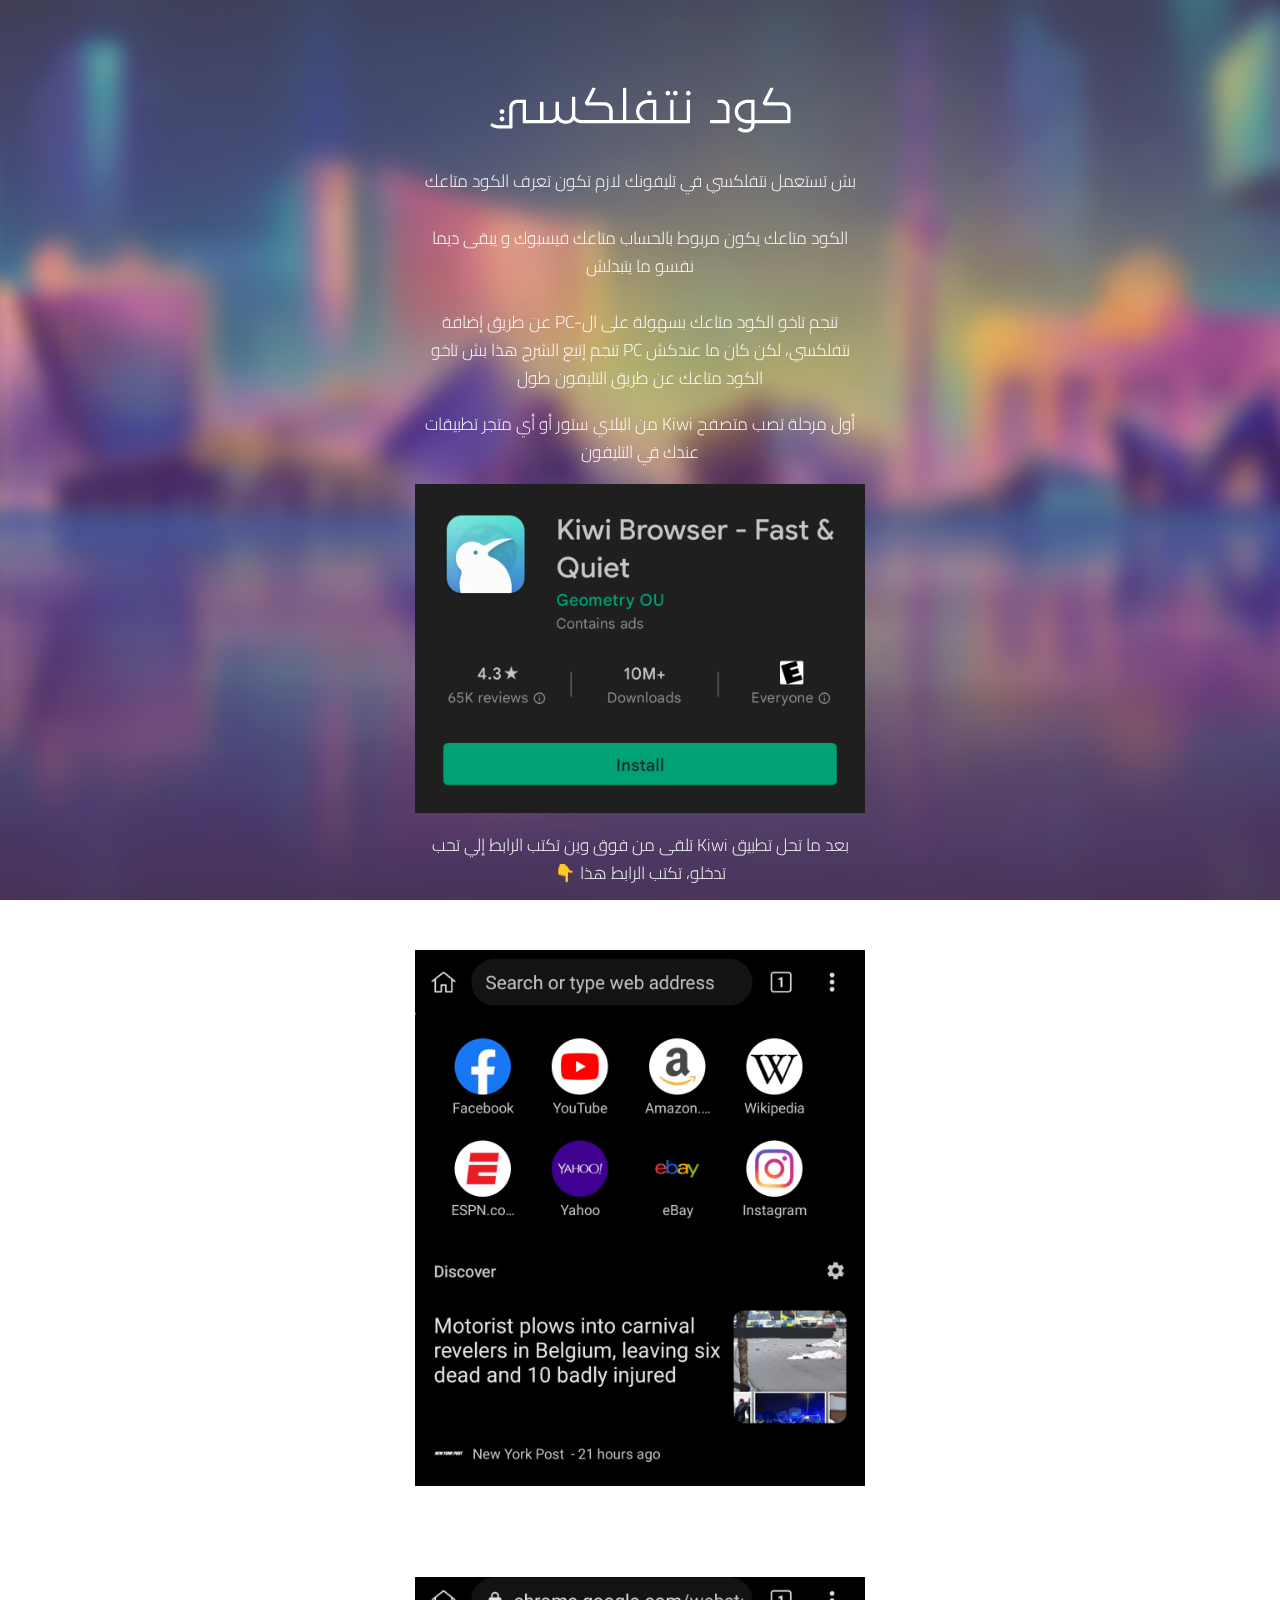
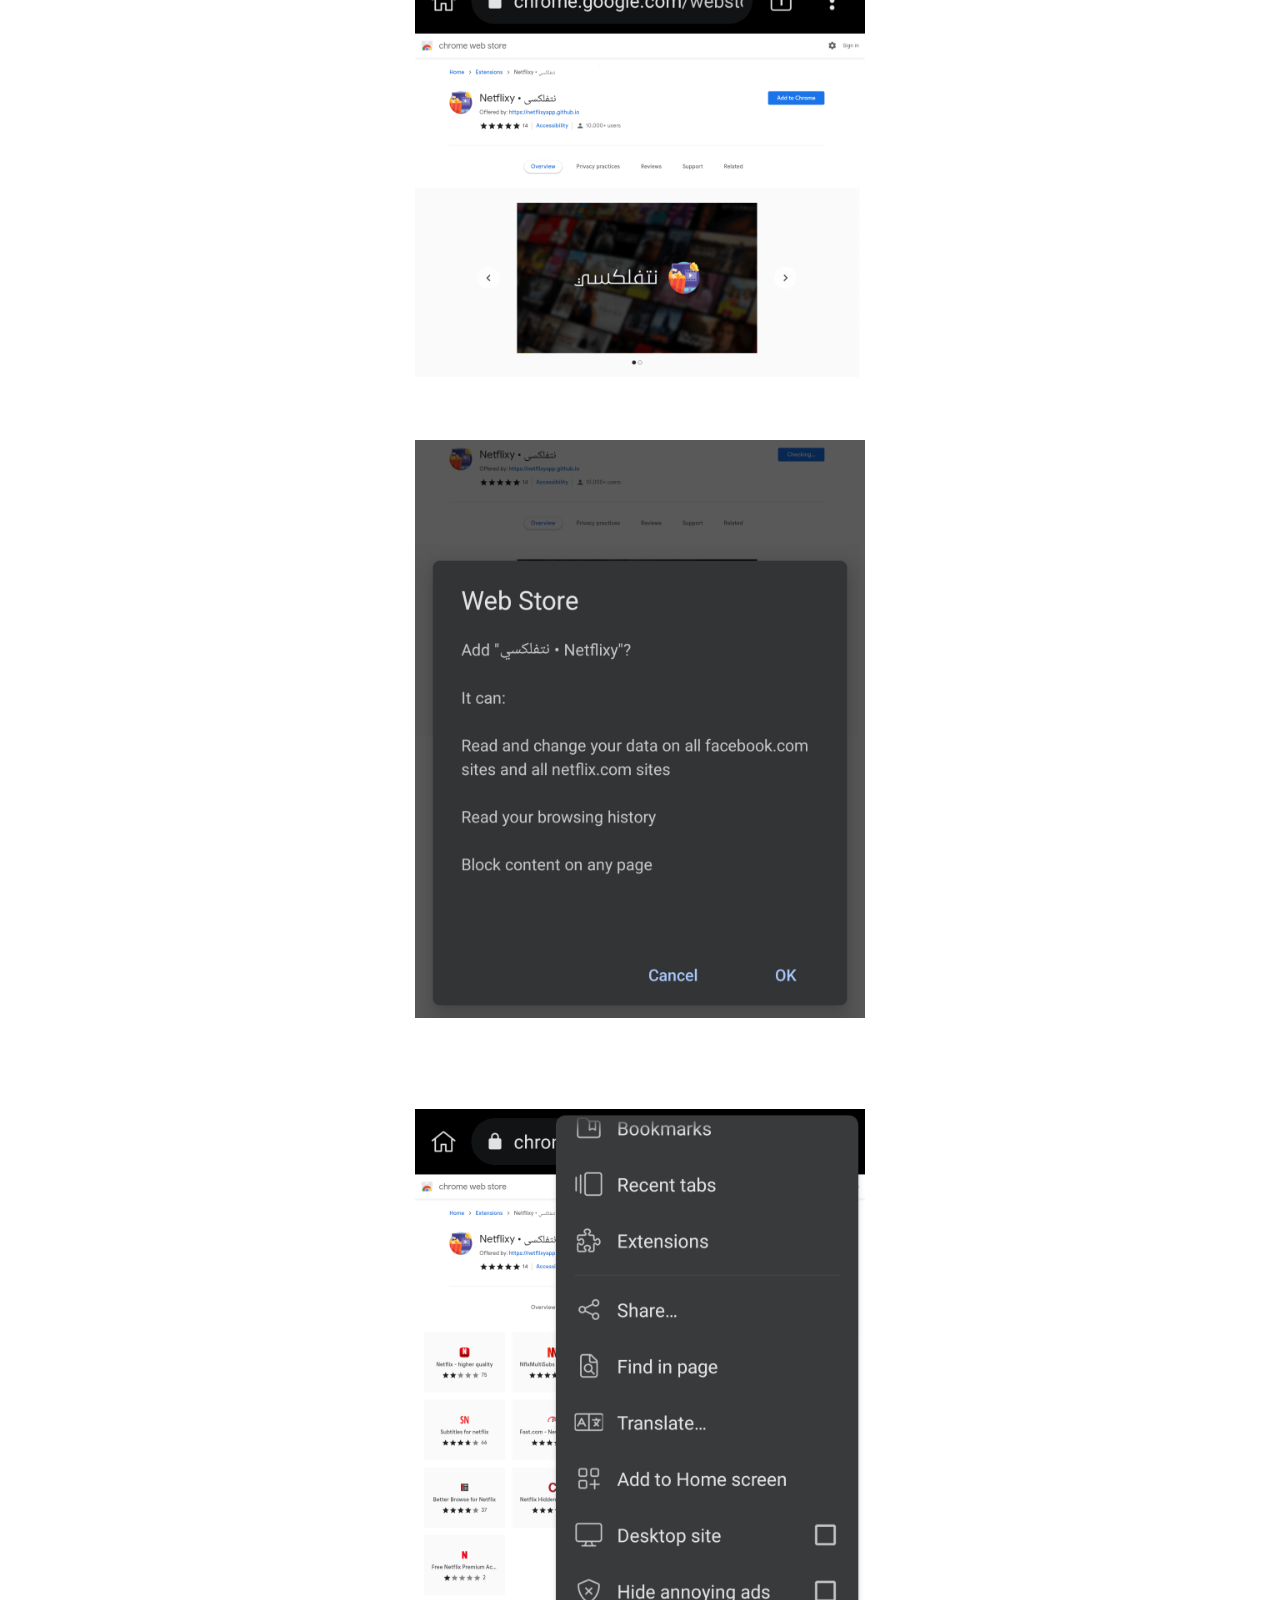
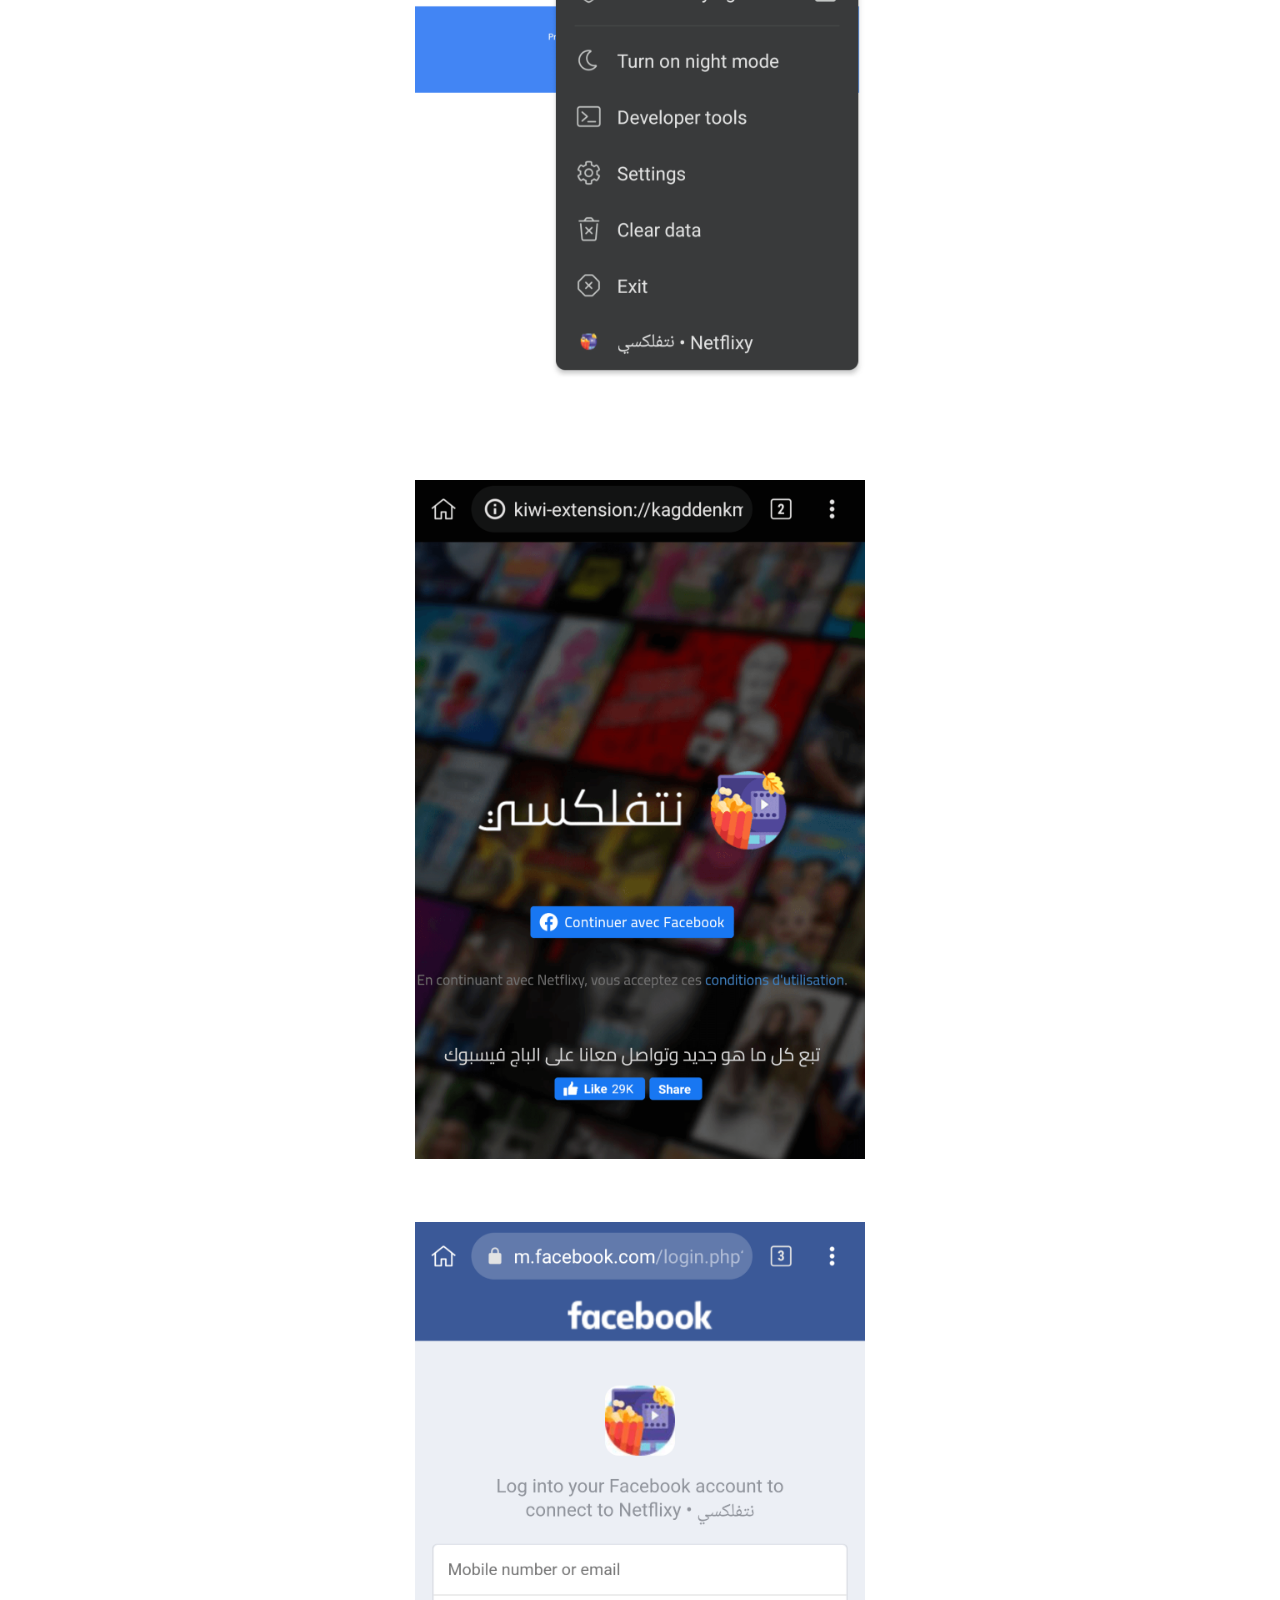
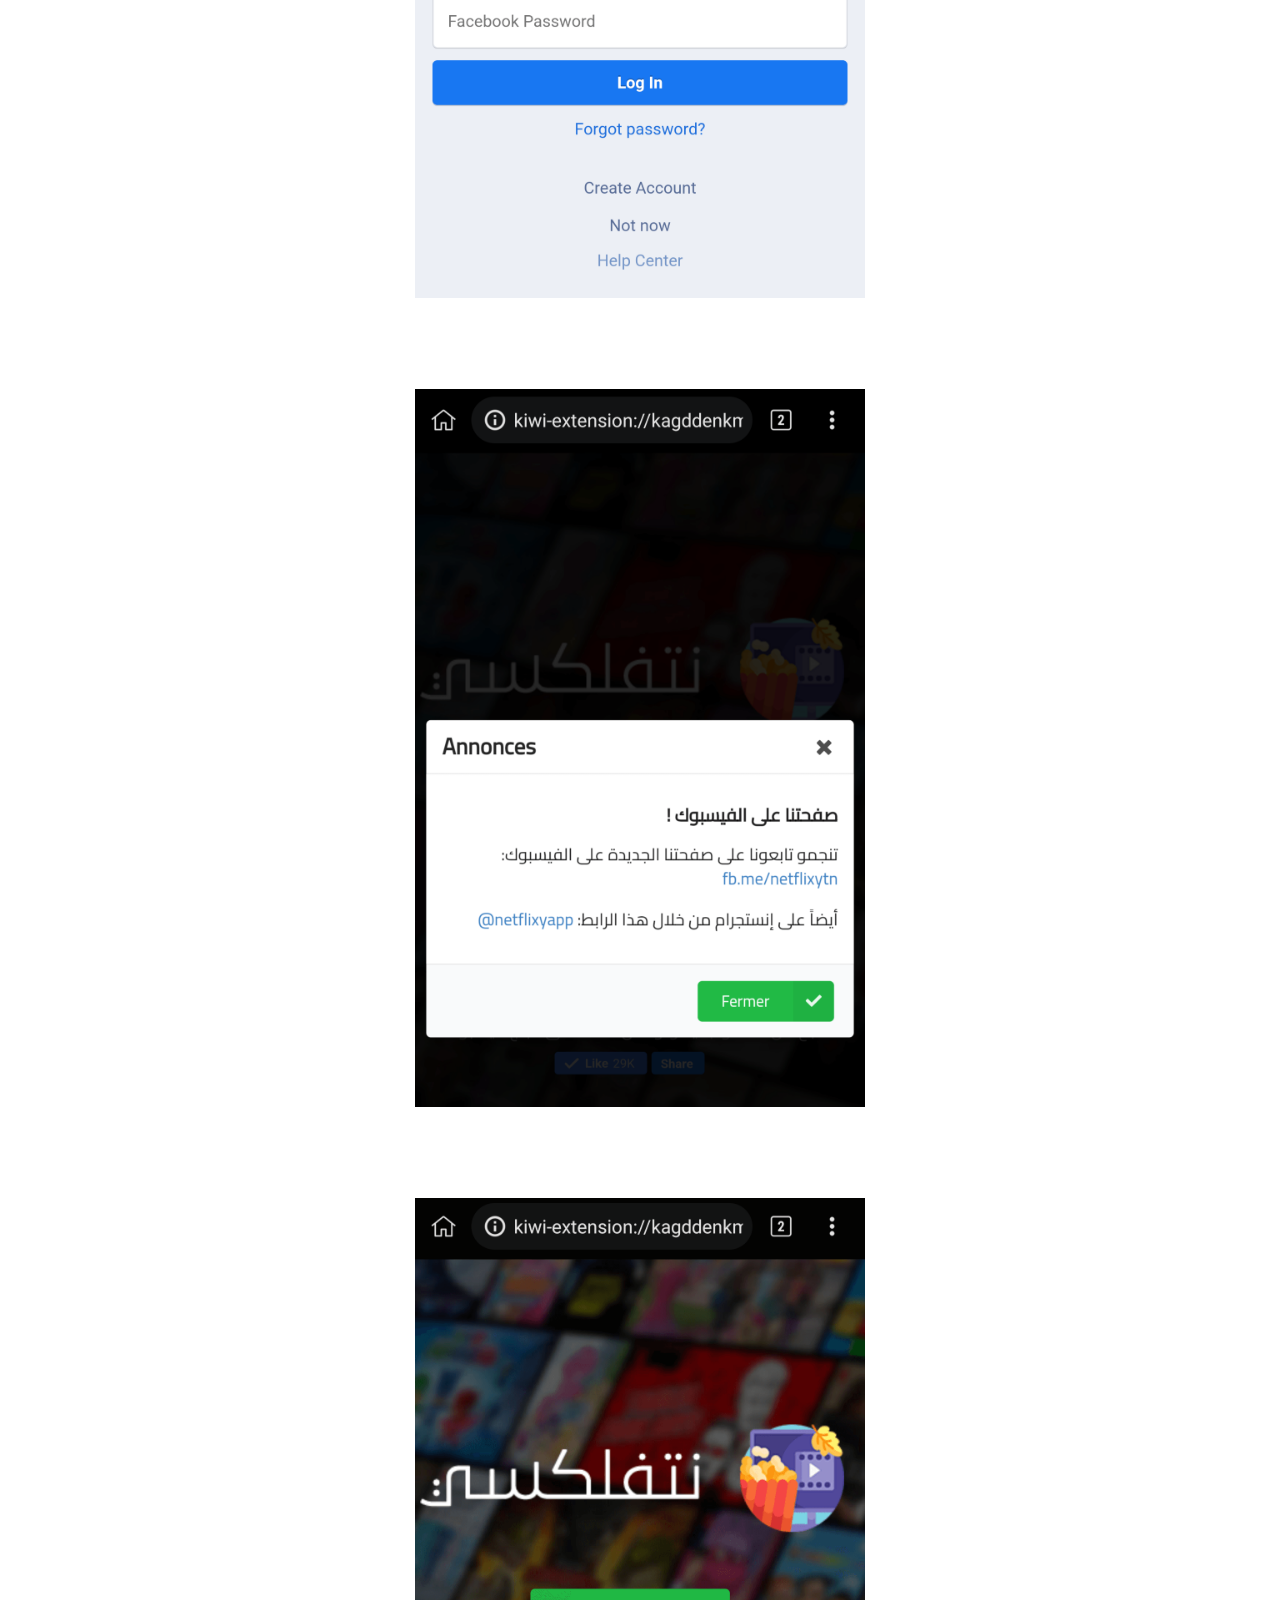
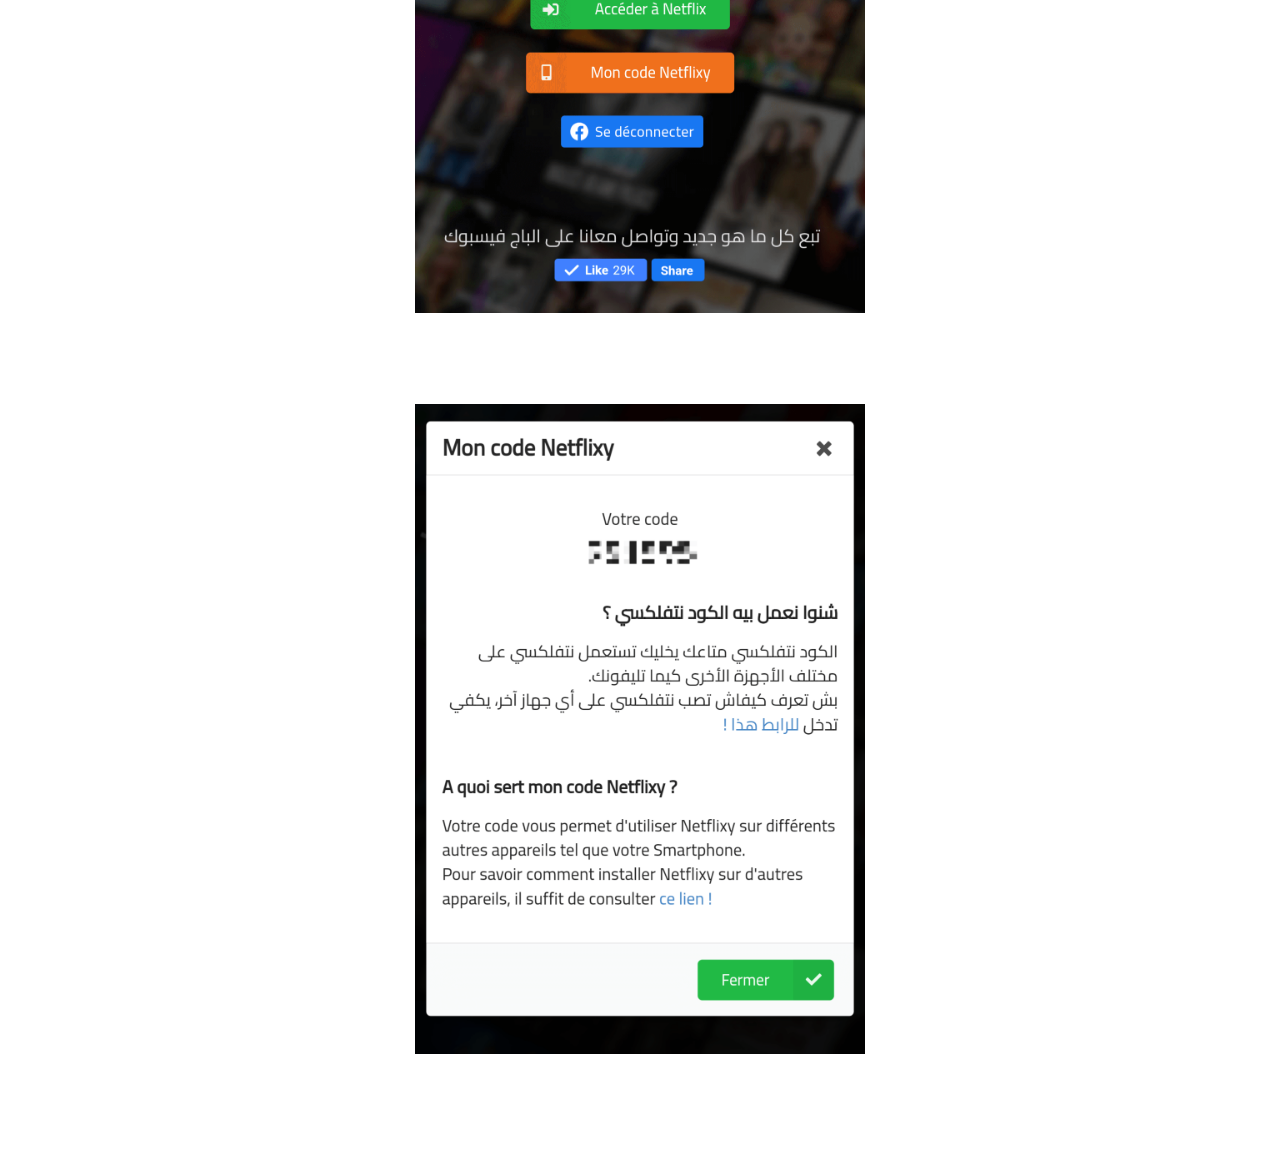
<file: wiki_android_code.html>
<!DOCTYPE HTML>
<html lang="ar">
bg
<head>
    <title>Code Netflixy • كود نتفلكسي</title>
    <meta charset="utf-8" />
    <meta name="viewport" content="width=device-width,initial-scale=1,user-scalable=no" />
    <meta name="description" content="كيفية الحصول على كود نتفلكسي" />
    <meta property="og:site_name" content="Netflixy • نتفلكسي" />
    <meta property="og:title" content="Code Netflixy • كود نتفلكسي" />
    <meta property="og:type" content="website" />
    <meta property="og:description" content="كيفية الحصول على كود نتفلكسي" />
    <meta property="og:image" content="assets/images/icon.png" />
    <meta property="og:image:type" content="image/png" />
    <meta property="og:image:width" content="375" />
    <meta property="og:image:height" content="95" />
    <meta property="og:url" content="https://netflixyapp.github.io/" />
    <meta property="twitter:card" content="summary_large_image" />
    <link rel="canonical" href="https://netflixyapp.github.io/" />
    <link href="https://fonts.googleapis.com/css?family=Cairo:300,300italic,400,400italic" rel="stylesheet"
        type="text/css" />
    <link rel="icon" type="image/x-icon" href="assets/images/icon.png">
    <style>
        html,
        body,
        div,
        span,
        applet,
        object,
        iframe,
        h1,
        h2,
        h3,
        h4,
        h5,
        h6,
        p,
        blockquote,
        pre,
        a,
        abbr,
        acronym,
        address,
        big,
        cite,
        code,
        del,
        dfn,
        em,
        img,
        ins,
        kbd,
        q,
        s,
        samp,
        small,
        strike,
        strong,
        sub,
        sup,
        tt,
        var,
        b,
        u,
        i,
        center,
        dl,
        dt,
        dd,
        ol,
        ul,
        li,
        fieldset,
        form,
        label,
        legend,
        table,
        caption,
        tbody,
        tfoot,
        thead,
        tr,
        th,
        td,
        article,
        aside,
        canvas,
        details,
        embed,
        figure,
        figcaption,
        footer,
        header,
        hgroup,
        menu,
        nav,
        output,
        ruby,
        section,
        summary,
        time,
        mark,
        audio,
        video {
            margin: 0;
            padding: 0;
            border: 0;
            font-size: 100%;
            font: inherit;
            vertical-align: baseline;
        }

        article,
        aside,
        details,
        figcaption,
        figure,
        footer,
        header,
        hgroup,
        menu,
        nav,
        section {
            display: block;
        }

        body {
            line-height: 1;
        }

        ol,
        ul {
            list-style: none;
        }

        blockquote,
        q {
            quotes: none;
        }

        blockquote:before,
        blockquote:after,
        q:before,
        q:after {
            content: '';
            content: none;
        }

        table {
            border-collapse: collapse;
            border-spacing: 0;
        }

        body {
            -webkit-text-size-adjust: none
        }

        mark {
            background-color: transparent;
            color: inherit
        }

        input::-moz-focus-inner {
            border: 0;
            padding: 0
        }

        input[type="text"],
        input[type="email"],
        select,
        textarea {
            -moz-appearance: none;
            -webkit-appearance: none;
            -ms-appearance: none;
            appearance: none
        }

        *,
        *:before,
        *:after {
            box-sizing: border-box;
        }

        body {
            line-height: 1.0;
            min-height: var(--viewport-height);
            min-width: 320px;
            overflow-x: hidden;
            word-wrap: break-word;
        }

        body:before {
            content: '';
            display: block;
            background-attachment: scroll;
            height: var(--background-height);
            left: 0;
            pointer-events: none;
            position: fixed;
            top: 0;
            transform: scale(1);
            width: 100vw;
            z-index: 0;
            background-image: url('assets/images/bg.png?v=be800f76');
            background-position: bottom;
            background-repeat: no-repeat;
            background-size: cover;
        }

        body:after {
            content: '';
            display: block;
            height: 100%;
            left: 0;
            opacity: 0;
            position: fixed;
            top: 0;
            transform: scale(1);
            transition: opacity 0.75s ease-in-out 0s, visibility 0.75s 0s;
            visibility: hidden;
            width: 100%;
            z-index: 1;
        }

        :root {
            --background-height: 100vh;
            --site-language-alignment: right;
            --site-language-direction: rtl;
            --site-language-flex-alignment: flex-end;
            --viewport-height: 100vh;
        }

        html {
            font-size: 18pt;
        }

        u {
            text-decoration: underline;
        }

        strong {
            color: inherit;
            font-weight: bolder;
        }

        em {
            font-style: italic;
        }

        code {
            background-color: rgba(144, 144, 144, 0.25);
            border-radius: 0.25em;
            font-family: 'Lucida Console', 'Courier New', monospace;
            font-size: 0.9em;
            font-weight: normal;
            letter-spacing: 0;
            margin: 0 0.25em;
            padding: 0.25em 0.5em;
            text-indent: 0;
        }

        mark {
            background-color: rgba(144, 144, 144, 0.25);
        }

        s {
            text-decoration: line-through;
        }

        sub {
            font-size: smaller;
            vertical-align: sub;
        }

        sup {
            font-size: smaller;
            vertical-align: super;
        }

        a {
            color: inherit;
            text-decoration: underline;
            transition: color 0.25s ease;
        }

        #wrapper {
            -webkit-overflow-scrolling: touch;
            align-items: center;
            display: flex;
            flex-direction: column;
            justify-content: center;
            min-height: var(--viewport-height);
            overflow: hidden;
            position: relative;
            z-index: 2;
        }

        #main {
            align-items: center;
            display: flex;
            flex-grow: 0;
            flex-shrink: 0;
            justify-content: center;
            max-width: 100%;
            position: relative;
            text-align: var(--alignment);
            z-index: 1;
            --alignment: center;
            --flex-alignment: center;
            --width: 30rem;
            --padding-horizontal: 2rem;
            --padding-vertical: 4rem;
            transition: opacity 0.75s ease 0.125s, transform 0.75s ease 0.125s;
        }

        #main>.inner {
            border-radius: inherit;
            max-width: 100%;
            position: relative;
            width: var(--width);
            z-index: 1;
            --spacing: 1rem;
            padding: var(--padding-vertical) var(--padding-horizontal);
        }

        #main>.inner>* {
            margin-top: var(--spacing);
            margin-bottom: var(--spacing);
        }

        #main>.inner> :first-child {
            margin-top: 0 !important;
        }

        #main>.inner> :last-child {
            margin-bottom: 0 !important;
        }

        #main>.inner>.full {
            margin-left: calc(-2rem);
            max-width: calc(100% + 4rem + 0.4725px);
            width: calc(100% + 4rem + 0.4725px);
        }

        #main>.inner>.full:first-child {
            border-top-left-radius: inherit;
            border-top-right-radius: inherit;
            margin-top: -4rem !important;
        }

        #main>.inner>.full:last-child {
            border-bottom-left-radius: inherit;
            border-bottom-right-radius: inherit;
            margin-bottom: -4rem !important;
        }

        #main>.inner>.full.screen {
            border-radius: 0 !important;
            max-width: 100vw;
            position: relative;
            width: 100vw;
            left: 50%;
            margin-left: -50vw;
            right: auto;
        }

        body.is-instant #main,
        body.is-instant #main>.inner>*,
        body.is-instant #main>.inner>section>* {
            transition: none !important;
        }

        body.is-instant:after {
            display: none !important;
            transition: none !important;
        }

        .image {
            display: block;
            line-height: 0;
            max-width: 100%;
            position: relative;
        }

        .image .frame {
            -webkit-backface-visibility: hidden;
            -webkit-transform: translate3d(0, 0, 0);
            backface-visibility: hidden;
            transform: translate3d(0, 0, 0);
            display: inline-block;
            max-width: 100%;
            overflow: hidden;
            vertical-align: top;
            width: 100%;
        }

        .image .frame img {
            border-radius: 0 !important;
            max-width: 100%;
            vertical-align: top;
            width: inherit;
        }

        .image.full .frame {
            display: block;
        }

        .image.full:first-child .frame {
            border-top-left-radius: inherit;
            border-top-right-radius: inherit;
        }

        .image.full:last-child .frame {
            border-bottom-left-radius: inherit;
            border-bottom-right-radius: inherit;
        }

        #image01:not(:first-child) {
            margin-top: 2rem !important;
        }

        #image01:not(:last-child) {
            margin-bottom: 2rem !important;
        }

        #image01 .frame {
            max-width: 100%;
            width: auto;
            transition: none;
        }

        #image01 .frame img {
            transition: none;
        }

        #image03 .frame {
            max-width: 100%;
            width: auto;
            transition: none;
        }

        #image03 .frame img {
            transition: none;
        }

        #image04 .frame {
            max-width: 100%;
            width: auto;
            transition: none;
        }

        #image04 .frame img {
            transition: none;
        }

        h1,
        h2,
        h3,
        p {
            direction: var(--site-language-direction);
        }

        h1 br+br,
        h2 br+br,
        h3 br+br,
        p br+br {
            display: block;
            content: ' ';
        }

        h1 .li,
        h2 .li,
        h3 .li,
        p .li {
            display: list-item;
            margin: 0.75em 0 0 1em;
            padding-left: 0.5em;
        }

        #text01 br+br {
            margin-top: 0.975rem;
        }

        #text01 {
            color: #FFFFFF;
            font-family: 'Cairo', sans-serif;
            font-size: 1em;
            line-height: 1.625;
            font-weight: 300;
        }

        #text01 a {
            color: #5C83EE;
            text-decoration: none;
        }

        #text01 a:hover {
            color: #10182F;
        }

        #text01 mark {
            color: #D4AF37;
            background-color: transparent;
        }

        #text02 br+br {
            margin-top: 0.975rem;
        }

        #text02 {
            color: #FFFFFF;
            font-family: 'Cairo', sans-serif;
            font-size: 1em;
            line-height: 1.625;
            font-weight: 300;
        }

        #text02 a {
            color: #5C83EE;
            text-decoration: none;
        }

        #text02 a:hover {
            color: #10182F;
        }

        #text02 mark {
            color: #D4AF37;
            background-color: transparent;
        }

        #text03 br+br {
            margin-top: 0.975rem;
        }

        #text03 {
            color: #FFFFFF;
            font-family: 'Cairo', sans-serif;
            font-size: 1em;
            line-height: 1.625;
            font-weight: 300;
        }

        #text03 a {
            color: #5C83EE;
            text-decoration: none;
        }

        #text03 a:hover {
            color: #10182F;
        }

        #text03 mark {
            color: #D4AF37;
            background-color: transparent;
        }

        .links {
            display: flex;
            justify-content: var(--flex-alignment);
            letter-spacing: 0;
            line-height: 1.5;
            padding: 0;
        }

        .links li {
            position: relative;
        }

        .links li a {
            direction: var(--site-language-direction);
            display: block;
        }

        #links02 {
            gap: 0.5rem;
            flex-direction: row;
            flex-wrap: wrap;
            font-family: 'Cairo', sans-serif;
            font-size: 1em;
            font-weight: 300;
        }

        #links02 li a {
            color: #5C83EE;
            text-decoration: none;
        }

        #links02 li a:hover {
            color: #10182F;
        }

        #links02 .n01 a {
            color: #9EFFA8;
        }

        #links02 .n01 a:hover {
            color: #77D175;
        }

        #links01 {
            gap: 0.5rem;
            flex-direction: row;
            flex-wrap: wrap;
            font-family: 'Cairo', sans-serif;
            font-size: 1em;
            font-weight: 300;
        }

        #links01 li a {
            color: #5C83EE;
            text-decoration: none;
        }

        #links01 li a:hover {
            color: #10182F;
        }

        #links01 .n01 a {
            color: #A1D2FF;
        }

        #links01 .n01 a:hover {
            color: #859AE6;
        }

        .container {
            position: relative;
        }

        .container>.wrapper {
            vertical-align: top;
            position: relative;
            max-width: 100%;
            border-radius: inherit;
        }

        .container>.wrapper>.inner {
            vertical-align: top;
            position: relative;
            max-width: 100%;
            border-radius: inherit;
            text-align: var(--alignment);
        }

        #main .container.full:first-child>.wrapper {
            border-top-left-radius: inherit;
            border-top-right-radius: inherit;
        }

        #main .container.full:last-child>.wrapper {
            border-bottom-left-radius: inherit;
            border-bottom-right-radius: inherit;
        }

        #main .container.full:first-child>.wrapper>.inner {
            border-top-left-radius: inherit;
            border-top-right-radius: inherit;
        }

        #main .container.full:last-child>.wrapper>.inner {
            border-bottom-left-radius: inherit;
            border-bottom-right-radius: inherit;
        }

        #container02 {
            --padding-horizontal: 0rem;
            --padding-vertical: 0rem;
            display: flex;
            width: 100%;
            align-items: center;
            justify-content: center;
            background-color: transparent;
        }

        #container02>.wrapper>.inner {
            --spacing: 1.25rem;
            padding: var(--padding-vertical) var(--padding-horizontal);
        }

        #container02>.wrapper {
            max-width: var(--width);
            width: 100%;
        }

        #container02.default>.wrapper>.inner>* {
            margin-bottom: var(--spacing);
            margin-top: var(--spacing);
        }

        #container02.default>.wrapper>.inner>*:first-child {
            margin-top: 0 !important;
        }

        #container02.default>.wrapper>.inner>*:last-child {
            margin-bottom: 0 !important;
        }

        #container02.columns>.wrapper>.inner {
            flex-wrap: wrap;
            display: flex;
            align-items: center;
        }

        #container02.columns>.wrapper>.inner>* {
            flex-grow: 0;
            flex-shrink: 0;
            max-width: 100%;
            text-align: var(--alignment);
            padding: 0 0 0 4.625rem;
        }

        #container02.columns>.wrapper>.inner>*>* {
            margin-bottom: var(--spacing);
            margin-top: var(--spacing);
        }

        #container02.columns>.wrapper>.inner>*>*:first-child {
            margin-top: 0 !important;
        }

        #container02.columns>.wrapper>.inner>*>*:last-child {
            margin-bottom: 0 !important;
        }

        #container02.columns>.wrapper>.inner>*:first-child {
            margin-left: -4.625rem;
        }

        #container02.default>.wrapper>.inner>.full {
            margin-left: calc(var(--padding-horizontal) * -1);
            max-width: none;
            width: calc(100% + (var(--padding-horizontal) * 2) + 0.4725px);
        }

        #container02.default>.wrapper>.inner>.full:first-child {
            margin-top: calc(var(--padding-vertical) * -1) !important;
            border-top-left-radius: inherit;
            border-top-right-radius: inherit;
        }

        #container02.default>.wrapper>.inner>.full:last-child {
            margin-bottom: calc(var(--padding-vertical) * -1) !important;
            border-bottom-left-radius: inherit;
            border-bottom-right-radius: inherit;
        }

        #container02.columns>.wrapper>.inner>div>.full {
            margin-left: calc(-2.3125rem);
            max-width: none;
            width: calc(100% + 4.625rem + 0.4725px);
        }

        #container02.columns>.wrapper>.inner>div:first-child>.full {
            margin-left: calc(var(--padding-horizontal) * -1);
            width: calc(100% + var(--padding-horizontal) + 2.3125rem + 0.4725px);
        }

        #container02.columns>.wrapper>.inner>div:last-child>.full {
            width: calc(100% + var(--padding-horizontal) + 2.3125rem + 0.4725px);
        }

        #container02.columns>.wrapper>.inner>div>.full:first-child {
            margin-top: calc(var(--padding-vertical) * -1) !important;
        }

        #container02.columns>.wrapper>.inner>div>.full:last-child {
            margin-bottom: calc(var(--padding-vertical) * -1) !important;
        }

        #container02.columns>.wrapper>.inner>.full {
            align-self: stretch;
        }

        #container02.columns>.wrapper>.inner>.full:first-child {
            border-bottom-left-radius: inherit;
            border-top-left-radius: inherit;
        }

        #container02.columns>.wrapper>.inner>.full:last-child {
            border-bottom-right-radius: inherit;
            border-top-right-radius: inherit;
        }

        #container02.columns>.wrapper>.inner>.full>.full:first-child:last-child {
            border-radius: inherit;
            height: calc(100% + (var(--padding-vertical) * 2));
        }

        #container02.columns>.wrapper>.inner>.full>.full:first-child:last-child>* {
            border-radius: inherit;
            height: 100%;
            position: absolute;
            width: 100%;
        }

        #container02.columns>.wrapper>.inner>.full>.full:first-child:last-child>*>* {
            border-radius: inherit;
            height: 100%;
        }

        .icons {
            display: flex;
            flex-wrap: wrap;
            justify-content: var(--flex-alignment);
            letter-spacing: 0;
            padding: 0;
        }

        .icons li {
            position: relative;
            z-index: 1;
        }

        .icons li a {
            align-items: center;
            display: flex;
            justify-content: center;
        }

        .icons li a svg {
            display: block;
            position: relative;
        }

        .icons li a+svg {
            display: block;
            height: 100%;
            left: 0;
            pointer-events: none;
            position: absolute;
            top: 0;
            width: 100%;
            z-index: -1;
        }

        .icons li a .label {
            display: none;
        }

        #icons01 {
            font-size: 1em;
            gap: 0.75rem;
        }

        #icons01:not(:first-child) {
            margin-top: 2rem !important;
        }

        #icons01:not(:last-child) {
            margin-bottom: 2rem !important;
        }

        #icons01 li a {
            border-radius: 100%;
            height: 2em;
            width: 2em;
            transition: transform 0.125s ease, color 0.125s ease, background-color 0.125s ease, border-color 0.125s ease;
        }

        #icons01 li a svg {
            height: 60%;
            width: 60%;
            transition: fill 0.125s ease;
        }

        #icons01 a svg {
            fill: #FFFFFF;
        }

        #icons01 a {
            border: solid 1px rgba(255, 255, 255, 0.271);
        }

        #icons01 li a+svg {
            transition: transform 0.125s ease, fill 0.125s ease, stroke 0.125s ease;
        }

        #icons01 li a:hover {
            transform: scale(1.2);
        }

        #icons01 li a:hover+svg {
            transform: scale(1.2);
        }

        .icc-credits {
            display: block;
            opacity: 1 !important;
            position: relative;
            transition-delay: 0s !important;
        }

        .icc-credits span {
            border-radius: 24px;
            cursor: pointer;
            display: inline-block;
            font-family: Arial, sans-serif;
            font-size: 12px;
            letter-spacing: 0;
            line-height: 1;
            position: relative;
            text-decoration: none;
            width: auto;
        }

        .icc-credits span a {
            display: inline-block;
            padding: 0.5em 0.375em;
            position: relative;
            text-decoration: none;
            transition: color 0.25s ease, transform 0.25s ease;
            z-index: 1;
        }

        .icc-credits span a:before {
            content: '( ';
            opacity: 1;
            transition: opacity 0.25s ease;
        }

        .icc-credits span a:after {
            content: ' )';
            opacity: 1;
            transition: opacity 0.25s ease;
        }

        .icc-credits span::after {
            background-image: linear-gradient(30deg, #A464A1 15%, #3B5DAD 85%);
            border-radius: inherit;
            box-shadow: 0 0.25em 1.25em 0 rgba(0, 0, 0, 0.25);
            content: '';
            display: block;
            height: calc(100% + 2px);
            left: -1px;
            opacity: 0;
            pointer-events: none;
            position: absolute;
            top: -1px;
            transition: opacity 0.25s ease, box-shadow 0.25s ease, transform 0.25s ease;
            width: calc(100% + 2px);
        }

        .icc-credits span:hover {
            text-transform: none !important;
        }

        .icc-credits span:hover a {
            color: #ffffff !important;
            transform: scale(1.1) translateY(-0.05rem);
        }

        .icc-credits span:hover a:before {
            opacity: 0;
        }

        .icc-credits span:hover a:after {
            opacity: 0;
        }

        .icc-credits span:hover::after {
            opacity: 1;
            transform: scale(1.1) translateY(-0.05rem);
        }

        #credits span {
            color: rgba(255, 255, 255, 0.498);
            margin-top: 1rem !important;
        }

        @media (max-width: 1920px) {}

        @media (max-width: 1680px) {
            html {
                font-size: 13pt;
            }
        }

        @media (max-width: 1280px) {
            html {
                font-size: 13pt;
            }
        }

        @media (max-width: 1024px) {}

        @media (max-width: 980px) {
            html {
                font-size: 11pt;
            }

            #container02.columns>.wrapper>.inner>.full>.full:first-child:last-child>* {
                max-height: 35rem;
            }
        }

        @media (max-width: 736px) {
            html {
                font-size: 12pt;
            }

            #main {
                --padding-horizontal: 1.5rem;
                --padding-vertical: 3rem;
            }

            #main>.inner {
                --spacing: 1rem;
            }

            #main>.inner>.full {
                margin-left: calc(-1.5rem);
                max-width: calc(100% + 3rem + 0.4725px);
                width: calc(100% + 3rem + 0.4725px);
            }

            #main>.inner>.full:first-child {
                margin-top: -3rem !important;
            }

            #main>.inner>.full:last-child {
                margin-bottom: -3rem !important;
            }

            #main>.inner>.full.screen {
                margin-left: -50vw;
            }

            #image01:not(:first-child) {
                margin-top: 1.5rem !important;
            }

            #image01:not(:last-child) {
                margin-bottom: 1.5rem !important;
            }

            #text01 {
                letter-spacing: 0rem;
                width: 100%;
                font-size: 1em;
                line-height: 1.625;
            }

            #text02 {
                letter-spacing: 0rem;
                width: 100%;
                font-size: 1em;
                line-height: 1.625;
            }

            #text03 {
                letter-spacing: 0rem;
                width: 100%;
                font-size: 1em;
                line-height: 1.625;
            }

            #links02 {
                gap: 0.5rem;
                font-size: 1em;
            }

            #links01 {
                gap: 0.5rem;
                font-size: 1em;
            }

            #container02 {
                --padding-horizontal: 0rem;
                --padding-vertical: 0rem;
            }

            #container02>.wrapper>.inner {
                --spacing: 1.25rem;
            }

            #container02.columns>.wrapper>.inner {
                flex-direction: column !important;
                flex-wrap: nowrap !important;
            }

            #container02.columns>.wrapper>.inner>span {
                display: none;
            }

            #container02.columns>.wrapper>.inner>* {
                padding: 2.3125rem 0 !important;
            }

            #container02.columns>.wrapper>.inner>*:first-child {
                margin-left: 0 !important;
                padding-top: 0 !important;
            }

            #container02.columns>.wrapper>.inner>*:last-child {
                padding-bottom: 0 !important;
            }

            #container02.columns>.wrapper>.inner>div.after-spacer {
                padding-top: 0 !important;
            }

            #container02.columns>.wrapper>.inner>div.before-spacer {
                padding-bottom: 0 !important;
            }

            #container02.columns>.wrapper>.inner>div>.full {
                margin-left: calc(var(--padding-horizontal) * -1);
                width: calc(100% + (var(--padding-horizontal) * 2) + 0.4725px);
            }

            #container02.columns>.wrapper>.inner>div:first-of-type>.full {
                margin-left: calc(var(--padding-horizontal) * -1);
                width: calc(100% + (var(--padding-horizontal) * 2) + 0.4725px);
            }

            #container02.columns>.wrapper>.inner>div:last-of-type>.full {
                margin-left: calc(var(--padding-horizontal) * -1);
                width: calc(100% + (var(--padding-horizontal) * 2) + 0.4725px);
            }

            #container02.columns>.wrapper>.inner>div>.full:first-child {
                margin-top: -2.3125rem !important;
            }

            #container02.columns>.wrapper>.inner>div>.full:last-child {
                margin-bottom: -2.3125rem !important;
            }

            #container02.columns>.wrapper>.inner>div:first-of-type>.full:first-child {
                margin-top: calc(var(--padding-vertical) * -1) !important;
            }

            #container02.columns>.wrapper>.inner>div:last-of-type>.full:last-child {
                margin-bottom: calc(var(--padding-vertical) * -1) !important;
            }

            #container02.columns>.wrapper>.inner>div:first-of-type,
            #container02.columns>.wrapper>.inner>div:first-of-type>.full:first-child {
                border-top-left-radius: inherit;
                border-top-right-radius: inherit;
            }

            #container02.columns>.wrapper>.inner>div:last-of-type,
            #container02.columns>.wrapper>.inner>div:last-of-type>.full:last-child {
                border-bottom-left-radius: inherit;
                border-bottom-right-radius: inherit;
            }

            #container02.columns>.wrapper>.inner>div:first-of-type,
            #container02.columns>.wrapper>.inner>div:first-of-type>.full:last-child {
                border-bottom-left-radius: 0 !important;
            }

            #container02.columns>.wrapper>.inner>div:last-of-type,
            #container02.columns>.wrapper>.inner>div:last-of-type>.full:first-child {
                border-top-right-radius: 0 !important;
            }

            #container02.columns>.wrapper>.inner>.full>.full:first-child:last-child {
                height: auto;
            }

            #container02.columns>.wrapper>.inner>.full>.full:first-child:last-child>* {
                height: auto;
                position: relative;
                width: 100%;
                max-height: none;
            }

            #container02.columns>.wrapper>.inner>.full>.full:first-child:last-child>*>* {
                height: auto;
            }

            #container02.columns>.wrapper>.inner>.full>.full:first-child:last-child>*>iframe {
                height: 100%;
            }

            #icons01 {
                font-size: 1em;
                gap: 0.75rem;
            }

            #icons01:not(:first-child) {
                margin-top: 1.5rem !important;
            }

            #icons01:not(:last-child) {
                margin-bottom: 1.5rem !important;
            }
        }

        @media (max-width: 480px) {
            #main>.inner {
                --spacing: 0.875rem;
            }

            #container02>.wrapper>.inner {
                --spacing: 1.09375rem;
            }
        }

        @media (max-width: 360px) {
            #main {
                --padding-horizontal: 1.125rem;
                --padding-vertical: 2.25rem;
            }

            #main>.inner {
                --spacing: 0.75rem;
            }

            #main>.inner>.full {
                margin-left: calc(-1.125rem);
                max-width: calc(100% + 2.25rem + 0.4725px);
                width: calc(100% + 2.25rem + 0.4725px);
            }

            #main>.inner>.full:first-child {
                margin-top: -2.25rem !important;
            }

            #main>.inner>.full:last-child {
                margin-bottom: -2.25rem !important;
            }

            #main>.inner>.full.screen {
                margin-left: -50vw;
            }

            #text01 {
                font-size: 1em;
            }

            #text02 {
                font-size: 1em;
            }

            #text03 {
                font-size: 1em;
            }

            #links02 {
                gap: 0.375rem;
                font-size: 1em;
            }

            #links01 {
                gap: 0.375rem;
                font-size: 1em;
            }

            #container02 {
                --padding-horizontal: 0rem;
                --padding-vertical: 0rem;
            }

            #container02>.wrapper>.inner {
                --spacing: 0.9375rem;
            }

            #container02.columns>.wrapper>.inner>* {
                padding: 1.734375rem 0 !important;
            }

            #container02.columns>.wrapper>.inner>*:first-child {
                margin-left: -3.46875rem;
            }

            #container02.columns>.wrapper>.inner>div>.full {
                margin-left: calc(var(--padding-horizontal) * -1);
                width: calc(100% + (var(--padding-horizontal) * 2) + 0.4725px);
            }

            #container02.columns>.wrapper>.inner>div:first-of-type>.full {
                margin-left: calc(var(--padding-horizontal) * -1);
                width: calc(100% + (var(--padding-horizontal) * 2) + 0.4725px);
            }

            #container02.columns>.wrapper>.inner>div:last-of-type>.full {
                margin-left: calc(var(--padding-horizontal) * -1);
                width: calc(100% + (var(--padding-horizontal) * 2) + 0.4725px);
            }

            #container02.columns>.wrapper>.inner>div>.full:first-child {
                margin-top: -1.734375rem !important;
            }

            #container02.columns>.wrapper>.inner>div>.full:last-child {
                margin-bottom: -1.734375rem !important;
            }

            #container02.columns>.wrapper>.inner>div:first-of-type>.full:first-child {
                margin-top: calc(var(--padding-vertical) * -1) !important;
            }

            #container02.columns>.wrapper>.inner>div:last-of-type>.full:last-child {
                margin-bottom: calc(var(--padding-vertical) * -1) !important;
            }

            #icons01 {
                gap: 0.5625rem;
            }
        }
    </style><noscript>
        <style>
            body {
                overflow: auto !important;
            }

            body:after {
                display: none !important;
            }

            #main>.inner {
                opacity: 1.0 !important;
            }

            #main {
                opacity: 1.0 !important;
                transform: none !important;
                transition: none !important;
                filter: none !important;
            }

            #main>.inner>section {
                opacity: 1.0 !important;
                transform: none !important;
                transition: none !important;
                filter: none !important;
            }
        </style>
    </noscript>
</head>

<body><svg xmlns="http://www.w3.org/2000/svg" version="1.1"
        xmlns:xlink="http://www.w3.org/1999/xlink" viewBox="0 0 40 40" display="none" width="0" height="0">
        <symbol id="icon-901" viewBox="0 0 40 40">
            <path
                d="M34.9,30.5V15.6c-0.4,0.4-0.8,0.9-1.4,1.2c-3.4,2.7-6.2,4.8-8.2,6.6c-0.6,0.5-1.1,0.9-1.6,1.2c-0.4,0.3-0.9,0.6-1.7,0.9 c-0.7,0.3-1.4,0.5-2,0.5l0,0c-0.6,0-1.2-0.2-2-0.5c-0.7-0.3-1.2-0.6-1.7-0.9c-0.4-0.3-0.9-0.7-1.6-1.2c-2.1-1.7-4.8-3.8-8.2-6.6 c-0.5-0.4-0.9-0.8-1.4-1.2v14.9c0,0.2,0.1,0.3,0.2,0.4C5.7,31,5.9,31.1,6,31.1h28.4c0.2,0,0.3-0.1,0.4-0.2 C34.8,30.8,34.9,30.7,34.9,30.5L34.9,30.5z M34.9,10.2V9.7c0,0,0-0.1,0-0.2c0-0.1,0-0.2-0.1-0.2c-0.1,0-0.1,0-0.1-0.2 c0-0.1-0.1-0.2-0.2-0.1c-0.1,0-0.2,0-0.3,0H5.8C5.6,8.9,5.4,9,5.3,9.1C5.2,9.2,5.1,9.3,5.1,9.5c0,2.2,0.9,4,2.8,5.5 c2.5,2,5.1,4,7.7,6.1c0.1,0.1,0.3,0.2,0.7,0.5c0.4,0.3,0.6,0.5,0.9,0.7c0.2,0.2,0.5,0.4,0.8,0.6c0.3,0.2,0.7,0.4,0.9,0.5 c0.3,0.1,0.6,0.2,0.8,0.2l0,0c0.2,0,0.5-0.1,0.8-0.2c0.3-0.1,0.6-0.3,0.9-0.5c0.3-0.2,0.6-0.4,0.8-0.6c0.2-0.2,0.5-0.4,0.9-0.7 c0.4-0.3,0.6-0.5,0.6-0.5c2.7-2.1,5.3-4.2,7.7-6.1c0.7-0.5,1.4-1.2,2-2.2C34.6,11.8,34.9,11,34.9,10.2L34.9,10.2z M37.3,9.5v21 c0,0.8-0.3,1.6-0.9,2.2s-1.4,0.9-2.2,0.9H5.8c-0.8,0-1.6-0.3-2.2-0.9c-0.6-0.6-0.9-1.4-0.9-2.2v-21c0-0.8,0.3-1.6,0.9-2.2 s1.4-0.9,2.2-0.9h28.4c0.8,0,1.6,0.3,2.2,0.9S37.3,8.7,37.3,9.5z" />
        </symbol>
        <symbol id="icon-906" viewBox="0 0 40 40">
            <path
                d="M27.2,4.7v4.9h-2.9c-1.1,0-1.8,0.2-2.1,0.6c-0.4,0.5-0.6,1.1-0.6,2v3.5H27l-0.7,5.4h-4.7v14H16v-14h-4.7v-5.4H16v-4.1 c0-2.3,0.6-4.1,1.9-5.3s2.9-1.9,5.2-1.9C24.8,4.4,26.2,4.5,27.2,4.7L27.2,4.7z" />
        </symbol>
        <symbol id="icon-910" viewBox="0 0 40 40">
            <path
                d="M20,7c4.2,0,4.7,0,6.3,0.1c1.5,0.1,2.3,0.3,3,0.5C30,8,30.5,8.3,31.1,8.9c0.5,0.5,0.9,1.1,1.2,1.8c0.2,0.5,0.5,1.4,0.5,3 C33,15.3,33,15.8,33,20s0,4.7-0.1,6.3c-0.1,1.5-0.3,2.3-0.5,3c-0.3,0.7-0.6,1.2-1.2,1.8c-0.5,0.5-1.1,0.9-1.8,1.2 c-0.5,0.2-1.4,0.5-3,0.5C24.7,33,24.2,33,20,33s-4.7,0-6.3-0.1c-1.5-0.1-2.3-0.3-3-0.5C10,32,9.5,31.7,8.9,31.1 C8.4,30.6,8,30,7.7,29.3c-0.2-0.5-0.5-1.4-0.5-3C7,24.7,7,24.2,7,20s0-4.7,0.1-6.3c0.1-1.5,0.3-2.3,0.5-3C8,10,8.3,9.5,8.9,8.9 C9.4,8.4,10,8,10.7,7.7c0.5-0.2,1.4-0.5,3-0.5C15.3,7.1,15.8,7,20,7z M20,4.3c-4.3,0-4.8,0-6.5,0.1c-1.6,0-2.8,0.3-3.8,0.7 C8.7,5.5,7.8,6,6.9,6.9C6,7.8,5.5,8.7,5.1,9.7c-0.4,1-0.6,2.1-0.7,3.8c-0.1,1.7-0.1,2.2-0.1,6.5s0,4.8,0.1,6.5 c0,1.6,0.3,2.8,0.7,3.8c0.4,1,0.9,1.9,1.8,2.8c0.9,0.9,1.7,1.4,2.8,1.8c1,0.4,2.1,0.6,3.8,0.7c1.6,0.1,2.2,0.1,6.5,0.1 s4.8,0,6.5-0.1c1.6-0.1,2.9-0.3,3.8-0.7c1-0.4,1.9-0.9,2.8-1.8c0.9-0.9,1.4-1.7,1.8-2.8c0.4-1,0.6-2.1,0.7-3.8 c0.1-1.6,0.1-2.2,0.1-6.5s0-4.8-0.1-6.5c-0.1-1.6-0.3-2.9-0.7-3.8c-0.4-1-0.9-1.9-1.8-2.8c-0.9-0.9-1.7-1.4-2.8-1.8 c-1-0.4-2.1-0.6-3.8-0.7C24.8,4.3,24.3,4.3,20,4.3L20,4.3L20,4.3z" />
            <path
                d="M20,11.9c-4.5,0-8.1,3.7-8.1,8.1s3.7,8.1,8.1,8.1s8.1-3.7,8.1-8.1S24.5,11.9,20,11.9z M20,25.2c-2.9,0-5.2-2.3-5.2-5.2 s2.3-5.2,5.2-5.2s5.2,2.3,5.2,5.2S22.9,25.2,20,25.2z" />
            <path
                d="M30.6,11.6c0,1-0.8,1.9-1.9,1.9c-1,0-1.9-0.8-1.9-1.9s0.8-1.9,1.9-1.9C29.8,9.7,30.6,10.5,30.6,11.6z" />
        </symbol>
    </svg>
    <div id="wrapper">
        <div id="main">
            <div class="inner" style="padding-bottom: 0;">
                <div id="container02" class="container default">
                    <div class="wrapper">
                        <div class="inner">
                            <div id="image01" class="image"><span class="frame"><img
                                        src="assets/images/logo_android_code.png?v=be800f76" alt="" /></span></div>
                            <p id="text01"><span>بش تستعمل نتفلكسي في تليفونك لازم تكون تعرف الكود متاعك</span><br />
                                <br /> <span>الكود متاعك يكون مربوط بالحساب متاعك فيسبوك و يبقى ديما نفسو ما
                                    يتبدلش</span><br /> <br />
                                <span>تنجم تاخو الكود متاعك بسهولة على ال-PC عن طريق إضافة نتفلكسي، لكن كان ما عندكش PC
                                    تنجم إتبع الشرح هذا بش تاخو الكود متاعك عن طريق التليفون طول</span>
                            </p>
                        </div>
                    </div>
                </div>
                <p id="text02">أول مرحلة تصب متصفح Kiwi من البلاي ستور أو أي متجر تطبيقات عندك في التليفون</p>
                <div id="image03" class="image"><span class="frame"><img src="assets/images/kiwi/kiwi_01.png"
                            alt="" /></span></div>
                <p id="text02">بعد ما تحل تطبيق Kiwi تلقى من فوق وين تكتب الرابط إلي تحب تدخلو، تكتب الرابط هذا 👇</p>
                <p id="text02">bit.ly/netflixyapp</p>
                <div id="image03" class="image"><span class="frame"><img src="assets/images/kiwi/kiwi_02.png"
                            alt="" /></span></div>
                <p id="text02">بعد ما يتحل الموقع إنزل على الزر الأزرق Add to Chrome أو Ajouter à Chrome كيما في الصورة
                </p>
                <div id="image03" class="image"><span class="frame"><img src="assets/images/kiwi/kiwi_03.png"
                            alt="" /></span></div>
                <p id="text03">بش تطلعلك نافذة إنزل على OK</p>
                <div id="image04" class="image"><span class="frame"><img src="assets/images/kiwi/kiwi_04.png"
                            alt="" /></span></div>
                <p id="text03">بعد تنزل على الثلاث نقاط إلي موجودين الفوق على اليمين وتهبط اللوطا بالكل وتنزل على
                    نتفلكسي</p>
                <div id="image04" class="image"><span class="frame"><img src="assets/images/kiwi/kiwi_05.png"
                            alt="" /></span></div>
                <p id="text03">بش تتحل نتفلكسي كيما على ال-PC، تنزل على Continuer avec Facebook إلي في الوسط</p>
                <div id="image04" class="image"><span class="frame"><img src="assets/images/kiwi/kiwi_06.png"
                            alt="" /></span></div>
                <p id="text03">تقوم بالدخول بحسابك الفيسبوك بش تسجل حساب نتفلكسي عنا</p>
                <div id="image04" class="image"><span class="frame"><img src="assets/images/kiwi/kiwi_07.png"
                            alt="" /></span></div>
                <p id="text03">بعد ما تدخل، بصفة آلية بش ترجع لنتفلكسي وتنزل Fermer إلي بالأخضر</p>
                <div id="image04" class="image"><span class="frame"><img src="assets/images/kiwi/kiwi_08.png"
                            alt="" /></span></div>
                <p id="text03">تجيك الواجهة متاع نتفلكسي، تنزل على الزر البرتقالي Mon code Netflixy</p>
                <div id="image04" class="image"><span class="frame"><img src="assets/images/kiwi/kiwi_09.png"
                            alt="" /></span></div>
                <p id="text03">يضهرلك الكود متاعك، تنجم تستعمل الكود متاعك في تطبيق نتفلكسي على الأندرويد</p>
                <div id="image04" class="image"><span class="frame"><img src="assets/images/kiwi/kiwi_10.png"
                            alt="" /></span></div>
                <ul id="icons01" class="icons">
                    <li><a class="n01" href="https://www.facebook.com/netflixytn/"><svg>
                                <use xlink:href="#icon-906"></use>
                            </svg><span class="label">Facebook</span></a></li>
                    <li><a class="n02" href="https://www.instagram.com/netflixyapp/"><svg>
                                <use xlink:href="#icon-910"></use>
                            </svg><span class="label">Instagram</span></a></li>
                    <li><a class="n03" href="mailto:netflixycontact@gmail.com"><svg>
                                <use xlink:href="#icon-901"></use>
                            </svg><span class="label">Email (alt)</span></a></li>
                </ul>
                <div id="credits" class="icc-credits"></div>
            </div>
        </div>
    </div>
    <script>(function () { var on = addEventListener, $ = function (q) { return document.querySelector(q) }, $$ = function (q) { return document.querySelectorAll(q) }, $body = document.body, $inner = $('.inner'), client = (function () { var o = { browser: 'other', browserVersion: 0, os: 'other', osVersion: 0, mobile: false, canUse: null }, ua = navigator.userAgent, a, i; a = [['firefox', /Firefox\/([0-9\.]+)/], ['edge', /Edge\/([0-9\.]+)/], ['safari', /Version\/([0-9\.]+).+Safari/], ['chrome', /Chrome\/([0-9\.]+)/], ['chrome', /CriOS\/([0-9\.]+)/], ['ie', /Trident\/.+rv:([0-9]+)/]]; for (i = 0; i < a.length; i++) { if (ua.match(a[i][1])) { o.browser = a[i][0]; o.browserVersion = parseFloat(RegExp.$1); break; } } a = [['ios', /([0-9_]+) like Mac OS X/, function (v) { return v.replace('_', '.').replace('_', ''); }], ['ios', /CPU like Mac OS X/, function (v) { return 0 }], ['ios', /iPad; CPU/, function (v) { return 0 }], ['android', /Android ([0-9\.]+)/, null], ['mac', /Macintosh.+Mac OS X ([0-9_]+)/, function (v) { return v.replace('_', '.').replace('_', ''); }], ['windows', /Windows NT ([0-9\.]+)/, null], ['undefined', /Undefined/, null],]; for (i = 0; i < a.length; i++) { if (ua.match(a[i][1])) { o.os = a[i][0]; o.osVersion = parseFloat(a[i][2] ? (a[i][2])(RegExp.$1) : RegExp.$1); break; } } if (o.os == 'mac' && ('ontouchstart' in window) && ((screen.width == 1024 && screen.height == 1366) || (screen.width == 834 && screen.height == 1112) || (screen.width == 810 && screen.height == 1080) || (screen.width == 768 && screen.height == 1024))) o.os = 'ios'; o.mobile = (o.os == 'android' || o.os == 'ios'); var _canUse = document.createElement('div'); o.canUse = function (p) { var e = _canUse.style, up = p.charAt(0).toUpperCase() + p.slice(1); return (p in e || ('Moz' + up) in e || ('Webkit' + up) in e || ('O' + up) in e || ('ms' + up) in e); }; return o; }()), trigger = function (t) { if (client.browser == 'ie') { var e = document.createEvent('Event'); e.initEvent(t, false, true); dispatchEvent(e); } else dispatchEvent(new Event(t)); }, cssRules = function (selectorText) { var ss = document.styleSheets, a = [], f = function (s) { var r = s.cssRules, i; for (i = 0; i < r.length; i++) { if (r[i] instanceof CSSMediaRule && matchMedia(r[i].conditionText).matches) (f)(r[i]); else if (r[i] instanceof CSSStyleRule && r[i].selectorText == selectorText) a.push(r[i]); } }, x, i; for (i = 0; i < ss.length; i++)f(ss[i]); return a; }, thisHash = function () { var h = location.hash ? location.hash.substring(1) : null, a; if (!h) return null; if (h.match(/\?/)) { a = h.split('?'); h = a[0]; history.replaceState(undefined, undefined, '#' + h); window.location.search = a[1]; } if (h.length > 0 && !h.match(/^[a-zA-Z]/)) h = 'x' + h; if (typeof h == 'string') h = h.toLowerCase(); return h; }, scrollToElement = function (e, style, duration) { var y, cy, dy, start, easing, offset, f; if (!e) y = 0; else { offset = (e.dataset.scrollOffset ? parseInt(e.dataset.scrollOffset) : 0) * parseFloat(getComputedStyle(document.documentElement).fontSize); switch (e.dataset.scrollBehavior ? e.dataset.scrollBehavior : 'default') { case 'default': default: y = e.offsetTop + offset; break; case 'center': if (e.offsetHeight < window.innerHeight) y = e.offsetTop - ((window.innerHeight - e.offsetHeight) / 2) + offset; else y = e.offsetTop - offset; break; case 'previous': if (e.previousElementSibling) y = e.previousElementSibling.offsetTop + e.previousElementSibling.offsetHeight + offset; else y = e.offsetTop + offset; break; } } if (!style) style = 'smooth'; if (!duration) duration = 750; if (style == 'instant') { window.scrollTo(0, y); return; } start = Date.now(); cy = window.scrollY; dy = y - cy; switch (style) { case 'linear': easing = function (t) { return t }; break; case 'smooth': easing = function (t) { return t < .5 ? 4 * t * t * t : (t - 1) * (2 * t - 2) * (2 * t - 2) + 1 }; break; }f = function () { var t = Date.now() - start; if (t >= duration) window.scroll(0, y); else { window.scroll(0, cy + (dy * easing(t / duration))); requestAnimationFrame(f); } }; f(); }, scrollToTop = function () { scrollToElement(null); }, loadElements = function (parent) { var a, e, x, i; a = parent.querySelectorAll('iframe[data-src]:not([data-src=""])'); for (i = 0; i < a.length; i++) { a[i].src = a[i].dataset.src; a[i].dataset.src = ""; } a = parent.querySelectorAll('video[autoplay]'); for (i = 0; i < a.length; i++) { if (a[i].paused) a[i].play(); } e = parent.querySelector('[data-autofocus="1"]'); x = e ? e.tagName : null; switch (x) { case 'FORM': e = e.querySelector('.field input, .field select, .field textarea'); if (e) e.focus(); break; default: break; } }, unloadElements = function (parent) { var a, e, x, i; a = parent.querySelectorAll('iframe[data-src=""]'); for (i = 0; i < a.length; i++) { if (a[i].dataset.srcUnload === '0') continue; a[i].dataset.src = a[i].src; a[i].src = ''; } a = parent.querySelectorAll('video'); for (i = 0; i < a.length; i++) { if (!a[i].paused) a[i].pause(); } e = $(':focus'); if (e) e.blur(); }; window._scrollToTop = scrollToTop; var thisURL = function () { return window.location.href.replace(window.location.search, '').replace(/#$/, ''); }; var getVar = function (name) { var a = window.location.search.substring(1).split('&'), b, k; for (k in a) { b = a[k].split('='); if (b[0] == name) return b[1]; } return null; }; var errors = { handle: function (handler) { window.onerror = function (message, url, line, column, error) { (handler)(error.message); return true; }; }, unhandle: function () { window.onerror = null; } }; on('load', function () { setTimeout(function () { $body.className = $body.className.replace(/\bis-loading\b/, 'is-playing'); setTimeout(function () { $body.className = $body.className.replace(/\bis-playing\b/, 'is-ready'); }, 875); }, 100); }); loadElements(document.body); var style, sheet, rule; style = document.createElement('style'); style.appendChild(document.createTextNode('')); document.head.appendChild(style); sheet = style.sheet; if (client.mobile) { (function () { var f = function () { document.documentElement.style.setProperty('--viewport-height', window.innerHeight + 'px'); document.documentElement.style.setProperty('--background-height', (window.innerHeight + 250) + 'px'); }; on('load', f); on('resize', f); on('orientationchange', function () { setTimeout(function () { (f)(); }, 100); }); })(); } if (client.os == 'android') { (function () { sheet.insertRule('body::after { }', 0); rule = sheet.cssRules[0]; var f = function () { rule.style.cssText = 'height: ' + (Math.max(screen.width, screen.height)) + 'px'; }; on('load', f); on('orientationchange', f); on('touchmove', f); })(); $body.classList.add('is-touch'); } else if (client.os == 'ios') { if (client.osVersion <= 11) (function () { sheet.insertRule('body::after { }', 0); rule = sheet.cssRules[0]; rule.style.cssText = '-webkit-transform: scale(1.0)'; })(); if (client.osVersion <= 11) (function () { sheet.insertRule('body.ios-focus-fix::before { }', 0); rule = sheet.cssRules[0]; rule.style.cssText = 'height: calc(100% + 60px)'; on('focus', function (event) { $body.classList.add('ios-focus-fix'); }, true); on('blur', function (event) { $body.classList.remove('ios-focus-fix'); }, true); })(); $body.classList.add('is-touch'); } else if (client.browser == 'ie') { if (!('matches' in Element.prototype)) Element.prototype.matches = (Element.prototype.msMatchesSelector || Element.prototype.webkitMatchesSelector); (function () { var a = cssRules('body::before'), r; if (a.length > 0) { r = a[0]; if (r.style.width.match('calc')) { r.style.opacity = 0.9999; setTimeout(function () { r.style.opacity = 1; }, 100); } else { document.styleSheets[0].addRule('body::before', 'content: none !important;'); $body.style.backgroundImage = r.style.backgroundImage.replace('url("images/', 'url("assets/images/'); $body.style.backgroundPosition = r.style.backgroundPosition; $body.style.backgroundRepeat = r.style.backgroundRepeat; $body.style.backgroundColor = r.style.backgroundColor; $body.style.backgroundAttachment = 'fixed'; $body.style.backgroundSize = r.style.backgroundSize; } } })(); (function () { var t, f; f = function () { var mh, h, s, xx, x, i; x = $('#wrapper'); x.style.height = 'auto'; if (x.scrollHeight <= innerHeight) x.style.height = '100vh'; xx = $$('.container.full'); for (i = 0; i < xx.length; i++) { x = xx[i]; s = getComputedStyle(x); x.style.minHeight = ''; x.style.height = ''; mh = s.minHeight; x.style.minHeight = 0; x.style.height = ''; h = s.height; if (mh == 0) continue; x.style.height = (h > mh ? 'auto' : mh); } }; (f)(); on('resize', function () { clearTimeout(t); t = setTimeout(f, 250); }); on('load', f); })(); } else if (client.browser == 'edge') { (function () { var xx = $$('.container > .inner > div:last-child'), x, y, i; for (i = 0; i < xx.length; i++) { x = xx[i]; y = getComputedStyle(x.parentNode); if (y.display != 'flex' && y.display != 'inline-flex') continue; x.style.marginLeft = '-1px'; } })(); } if (!client.canUse('object-fit')) { (function () { var xx = $$('.image[data-position]'), x, w, c, i, src; for (i = 0; i < xx.length; i++) { x = xx[i]; c = x.firstElementChild; if (c.tagName != 'IMG') { w = c; c = c.firstElementChild; } if (c.parentNode.classList.contains('deferred')) { c.parentNode.classList.remove('deferred'); src = c.getAttribute('data-src'); c.removeAttribute('data-src'); } else src = c.getAttribute('src'); c.style['backgroundImage'] = 'url(\'' + src + '\')'; c.style['backgroundSize'] = 'cover'; c.style['backgroundPosition'] = x.dataset.position; c.style['backgroundRepeat'] = 'no-repeat'; c.src = 'data:image/svg+xml;charset=utf8,' + escape('<svg xmlns="http://www.w3.org/2000/svg" width="1" height="1" viewBox="0 0 1 1"></svg>'); if (x.classList.contains('full') && (x.parentNode && x.parentNode.classList.contains('full')) && (x.parentNode.parentNode && x.parentNode.parentNode.parentNode && x.parentNode.parentNode.parentNode.classList.contains('container')) && x.parentNode.children.length == 1) { (function (x, w) { var p = x.parentNode.parentNode, f = function () { x.style['height'] = '0px'; clearTimeout(t); t = setTimeout(function () { if (getComputedStyle(p).flexDirection == 'row') { if (w) w.style['height'] = '100%'; x.style['height'] = (p.scrollHeight + 1) + 'px'; } else { if (w) w.style['height'] = 'auto'; x.style['height'] = 'auto'; } }, 125); }, t; on('resize', f); on('load', f); (f)(); })(x, w); } } })(); (function () { var xx = $$('.gallery img'), x, p, i, src; for (i = 0; i < xx.length; i++) { x = xx[i]; p = x.parentNode; if (p.classList.contains('deferred')) { p.classList.remove('deferred'); src = x.getAttribute('data-src'); } else src = x.getAttribute('src'); p.style['backgroundImage'] = 'url(\'' + src + '\')'; p.style['backgroundSize'] = 'cover'; p.style['backgroundPosition'] = 'center'; p.style['backgroundRepeat'] = 'no-repeat'; x.style['opacity'] = '0'; } })(); } })();</script>
</body>

</html>
</file>
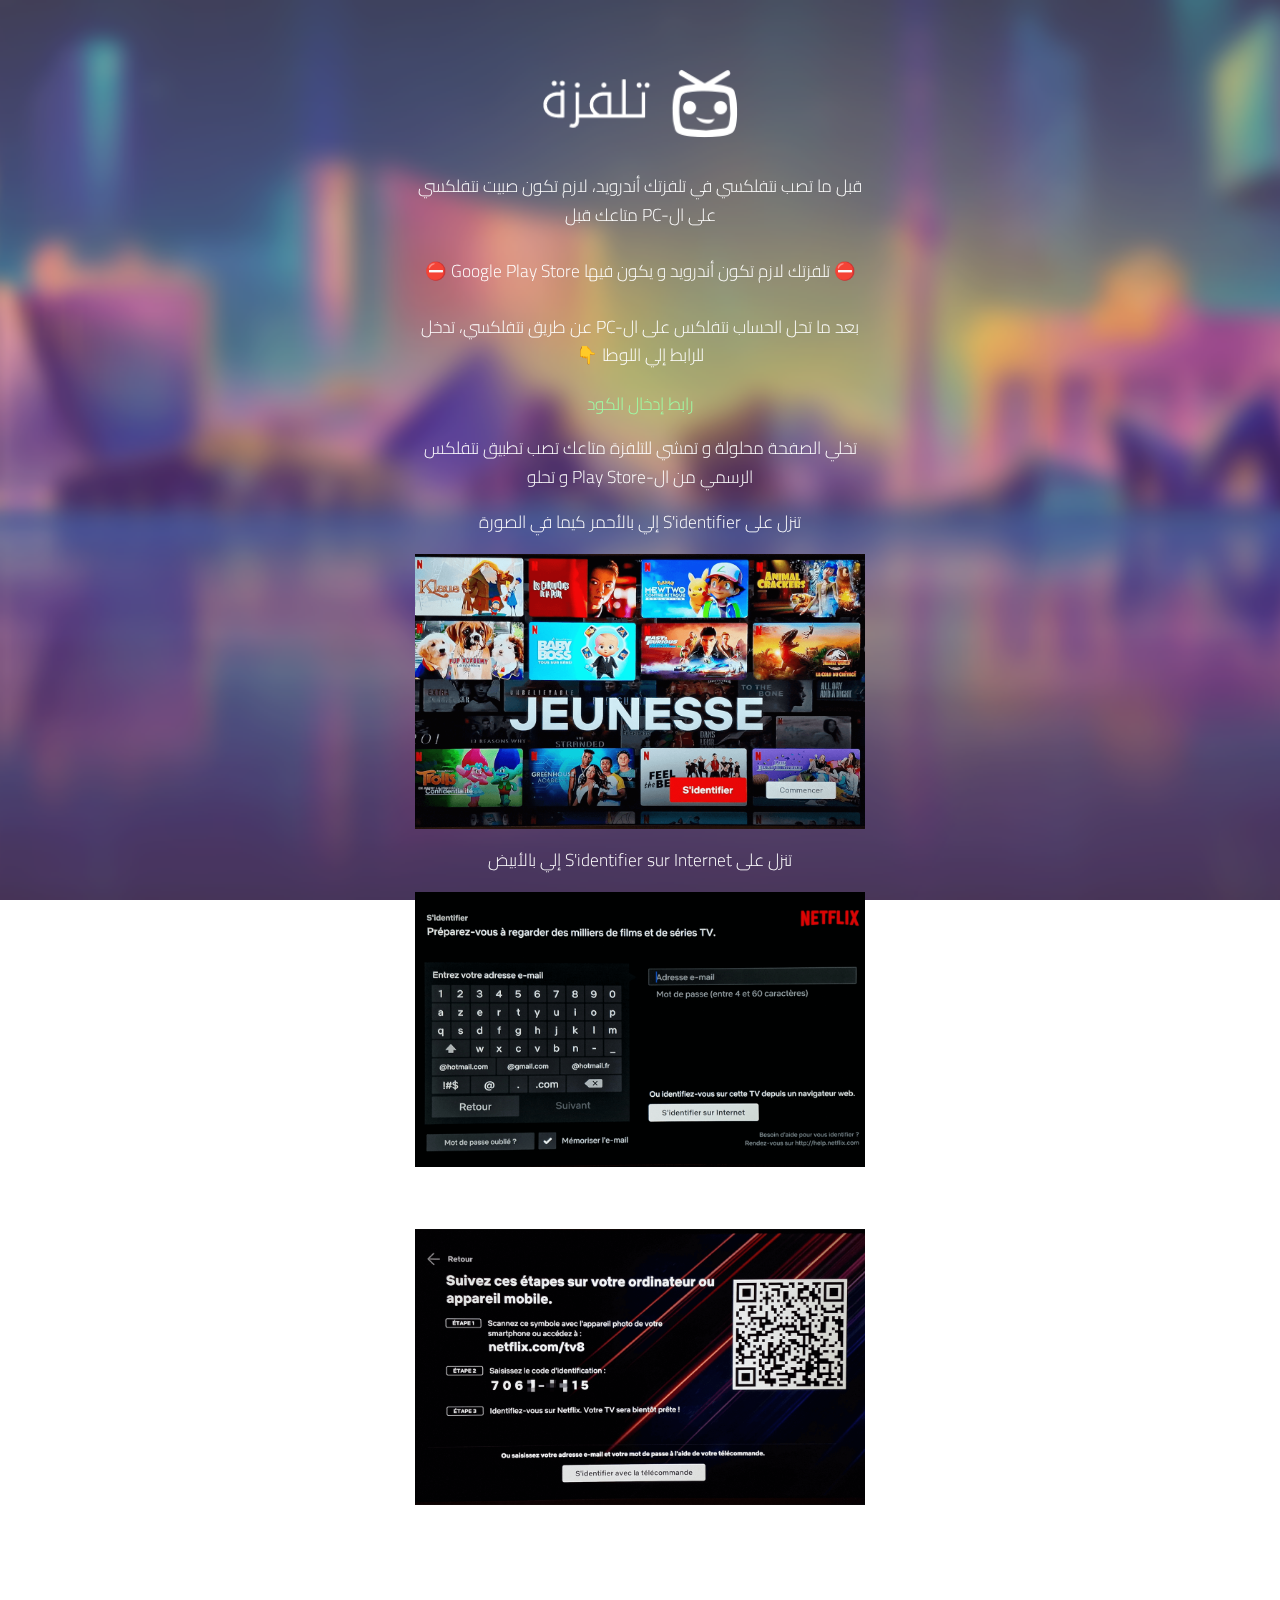
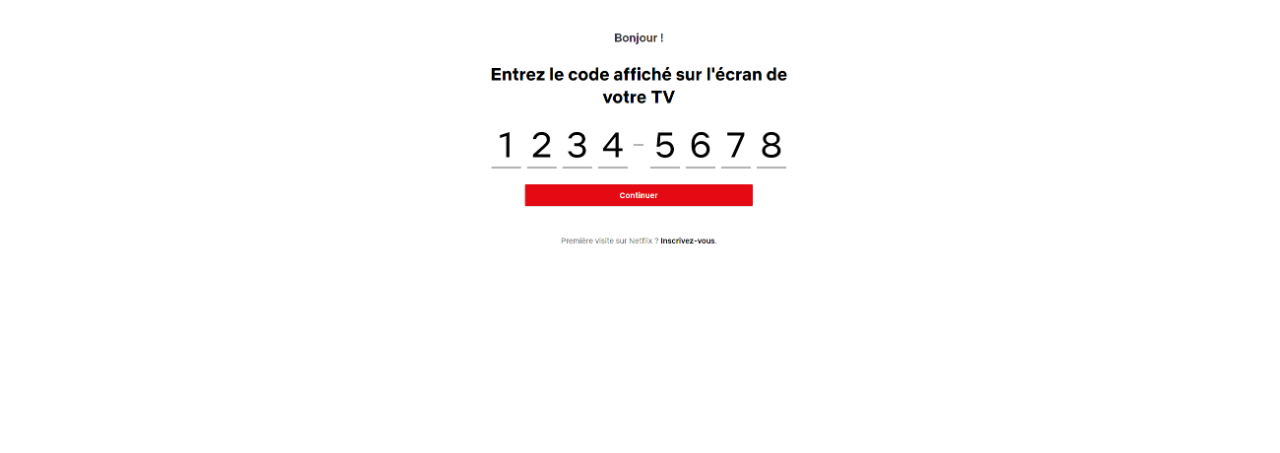
<file: wiki_tv.html>
<!DOCTYPE HTML>
<html lang="ar">

<head>
    <title>Smart TV • تلفزة</title>
    <meta charset="utf-8" />
    <meta name="viewport" content="width=device-width,initial-scale=1,user-scalable=no" />
    <meta name="description" content="نتفلكسي على التلفزة" />
    <meta property="og:site_name" content="Netflixy • نتفلكسي" />
    <meta property="og:title" content="Smart TV • تلفزة" />
    <meta property="og:type" content="website" />
    <meta property="og:description" content="نتفلكسي على التلفزة" />
    <meta property="og:image" content="assets/images/icon.png" />
    <meta property="og:image:type" content="image/png" />
    <meta property="og:image:width" content="375" />
    <meta property="og:image:height" content="95" />
    <meta property="og:url" content="https://netflixyapp.github.io/" />
    <meta property="twitter:card" content="summary_large_image" />
    <link rel="canonical" href="https://netflixyapp.github.io/" />
    <link href="https://fonts.googleapis.com/css?family=Cairo:300,300italic,400,400italic" rel="stylesheet"
        type="text/css" />
    <link rel="icon" type="image/x-icon" href="assets/images/icon.png">
    <style>
        html,
        body,
        div,
        span,
        applet,
        object,
        iframe,
        h1,
        h2,
        h3,
        h4,
        h5,
        h6,
        p,
        blockquote,
        pre,
        a,
        abbr,
        acronym,
        address,
        big,
        cite,
        code,
        del,
        dfn,
        em,
        img,
        ins,
        kbd,
        q,
        s,
        samp,
        small,
        strike,
        strong,
        sub,
        sup,
        tt,
        var,
        b,
        u,
        i,
        center,
        dl,
        dt,
        dd,
        ol,
        ul,
        li,
        fieldset,
        form,
        label,
        legend,
        table,
        caption,
        tbody,
        tfoot,
        thead,
        tr,
        th,
        td,
        article,
        aside,
        canvas,
        details,
        embed,
        figure,
        figcaption,
        footer,
        header,
        hgroup,
        menu,
        nav,
        output,
        ruby,
        section,
        summary,
        time,
        mark,
        audio,
        video {
            margin: 0;
            padding: 0;
            border: 0;
            font-size: 100%;
            font: inherit;
            vertical-align: baseline;
        }

        article,
        aside,
        details,
        figcaption,
        figure,
        footer,
        header,
        hgroup,
        menu,
        nav,
        section {
            display: block;
        }

        body {
            line-height: 1;
        }

        ol,
        ul {
            list-style: none;
        }

        blockquote,
        q {
            quotes: none;
        }

        blockquote:before,
        blockquote:after,
        q:before,
        q:after {
            content: '';
            content: none;
        }

        table {
            border-collapse: collapse;
            border-spacing: 0;
        }

        body {
            -webkit-text-size-adjust: none
        }

        mark {
            background-color: transparent;
            color: inherit
        }

        input::-moz-focus-inner {
            border: 0;
            padding: 0
        }

        input[type="text"],
        input[type="email"],
        select,
        textarea {
            -moz-appearance: none;
            -webkit-appearance: none;
            -ms-appearance: none;
            appearance: none
        }

        *,
        *:before,
        *:after {
            box-sizing: border-box;
        }

        body {
            line-height: 1.0;
            min-height: var(--viewport-height);
            min-width: 320px;
            overflow-x: hidden;
            word-wrap: break-word;
        }

        body:before {
            content: '';
            display: block;
            background-attachment: scroll;
            height: var(--background-height);
            left: 0;
            pointer-events: none;
            position: fixed;
            top: 0;
            transform: scale(1);
            width: 100vw;
            z-index: 0;
            background-image: url('assets/images/bg.png?v=5827bad1');
            background-position: bottom;
            background-repeat: no-repeat;
            background-size: cover;
        }

        body:after {
            content: '';
            display: block;
            height: 100%;
            left: 0;
            opacity: 0;
            position: fixed;
            top: 0;
            transform: scale(1);
            transition: opacity 0.75s ease-in-out 0s, visibility 0.75s 0s;
            visibility: hidden;
            width: 100%;
            z-index: 1;
        }

        :root {
            --background-height: 100vh;
            --site-language-alignment: right;
            --site-language-direction: rtl;
            --site-language-flex-alignment: flex-end;
            --viewport-height: 100vh;
        }

        html {
            font-size: 18pt;
        }

        u {
            text-decoration: underline;
        }

        strong {
            color: inherit;
            font-weight: bolder;
        }

        em {
            font-style: italic;
        }

        code {
            background-color: rgba(144, 144, 144, 0.25);
            border-radius: 0.25em;
            font-family: 'Lucida Console', 'Courier New', monospace;
            font-size: 0.9em;
            font-weight: normal;
            letter-spacing: 0;
            margin: 0 0.25em;
            padding: 0.25em 0.5em;
            text-indent: 0;
        }

        mark {
            background-color: rgba(144, 144, 144, 0.25);
        }

        s {
            text-decoration: line-through;
        }

        sub {
            font-size: smaller;
            vertical-align: sub;
        }

        sup {
            font-size: smaller;
            vertical-align: super;
        }

        a {
            color: inherit;
            text-decoration: underline;
            transition: color 0.25s ease;
        }

        #wrapper {
            -webkit-overflow-scrolling: touch;
            align-items: center;
            display: flex;
            flex-direction: column;
            justify-content: center;
            min-height: var(--viewport-height);
            overflow: hidden;
            position: relative;
            z-index: 2;
        }

        #main {
            align-items: center;
            display: flex;
            flex-grow: 0;
            flex-shrink: 0;
            justify-content: center;
            max-width: 100%;
            position: relative;
            text-align: var(--alignment);
            z-index: 1;
            --alignment: center;
            --flex-alignment: center;
            --width: 30rem;
            --padding-horizontal: 2rem;
            --padding-vertical: 4rem;
            transition: opacity 0.75s ease 0.125s, transform 0.75s ease 0.125s;
        }

        #main>.inner {
            border-radius: inherit;
            max-width: 100%;
            position: relative;
            width: var(--width);
            z-index: 1;
            --spacing: 1rem;
            padding: var(--padding-vertical) var(--padding-horizontal);
        }

        #main>.inner>* {
            margin-top: var(--spacing);
            margin-bottom: var(--spacing);
        }

        #main>.inner> :first-child {
            margin-top: 0 !important;
        }

        #main>.inner> :last-child {
            margin-bottom: 0 !important;
        }

        #main>.inner>.full {
            margin-left: calc(-2rem);
            max-width: calc(100% + 4rem + 0.4725px);
            width: calc(100% + 4rem + 0.4725px);
        }

        #main>.inner>.full:first-child {
            border-top-left-radius: inherit;
            border-top-right-radius: inherit;
            margin-top: -4rem !important;
        }

        #main>.inner>.full:last-child {
            border-bottom-left-radius: inherit;
            border-bottom-right-radius: inherit;
            margin-bottom: -4rem !important;
        }

        #main>.inner>.full.screen {
            border-radius: 0 !important;
            max-width: 100vw;
            position: relative;
            width: 100vw;
            left: 50%;
            margin-left: -50vw;
            right: auto;
        }

        body.is-instant #main,
        body.is-instant #main>.inner>*,
        body.is-instant #main>.inner>section>* {
            transition: none !important;
        }

        body.is-instant:after {
            display: none !important;
            transition: none !important;
        }

        @keyframes loading-spinner {
            0% {
                transform: rotate(0deg);
            }

            100% {
                transform: rotate(360deg);
            }
        }

        .deferred:before {
            content: '';
            display: block;
            width: 4rem;
            height: 4rem;
            position: absolute;
            top: 50%;
            left: 50%;
            margin: -2rem 0 0 -2rem;
            animation: loading-spinner 1s infinite linear;
            transition: opacity 0.25s ease;
            transition-delay: 0.5s;
            opacity: 0;
            z-index: -1;
            background-image: url('[data-uri]');
            background-position: center;
            background-repeat: no-repeat;
            background-size: 3rem;
        }

        .deferred.loading:before {
            opacity: 0.35;
            z-index: 0;
        }

        .image {
            display: block;
            line-height: 0;
            max-width: 100%;
            position: relative;
        }

        .image .frame {
            -webkit-backface-visibility: hidden;
            -webkit-transform: translate3d(0, 0, 0);
            backface-visibility: hidden;
            transform: translate3d(0, 0, 0);
            display: inline-block;
            max-width: 100%;
            overflow: hidden;
            vertical-align: top;
            width: 100%;
        }

        .image .frame img {
            border-radius: 0 !important;
            max-width: 100%;
            vertical-align: top;
            width: inherit;
        }

        .image.full .frame {
            display: block;
        }

        .image.full:first-child .frame {
            border-top-left-radius: inherit;
            border-top-right-radius: inherit;
        }

        .image.full:last-child .frame {
            border-bottom-left-radius: inherit;
            border-bottom-right-radius: inherit;
        }

        #image01:not(:first-child) {
            margin-top: 2rem !important;
        }

        #image01:not(:last-child) {
            margin-bottom: 2rem !important;
        }

        #image01 .frame {
            width: 11.25rem;
            transition: none;
        }

        #image01 .frame img {
            transition: none;
        }

        #image03 .frame {
            max-width: 100%;
            width: auto;
            transition: none;
        }

        #image03 .frame img {
            transition: none;
        }

        #image02 .frame {
            max-width: 100%;
            width: auto;
            transition: none;
        }

        #image02 .frame img {
            transition: none;
        }

        #image05 .frame {
            max-width: 100%;
            width: auto;
            transition: none;
        }

        #image05 .frame img {
            transition: none;
        }

        #image04 .frame {
            max-width: 100%;
            width: auto;
            transition: none;
        }

        #image04 .frame img {
            transition: none;
        }

        h1,
        h2,
        h3,
        p {
            direction: var(--site-language-direction);
        }

        h1 br+br,
        h2 br+br,
        h3 br+br,
        p br+br {
            display: block;
            content: ' ';
        }

        h1 .li,
        h2 .li,
        h3 .li,
        p .li {
            display: list-item;
            margin: 0.75em 0 0 1em;
            padding-left: 0.5em;
        }

        #text01 br+br {
            margin-top: 0.975rem;
        }

        #text01 {
            color: #FFFFFF;
            font-family: 'Cairo', sans-serif;
            font-size: 1em;
            line-height: 1.625;
            font-weight: 300;
        }

        #text01 a {
            color: #5C83EE;
            text-decoration: none;
        }

        #text01 a:hover {
            color: #10182F;
        }

        #text01 mark {
            color: #D4AF37;
            background-color: transparent;
        }

        #text02 br+br {
            margin-top: 0.975rem;
        }

        #text02 {
            color: #FFFFFF;
            font-family: 'Cairo', sans-serif;
            font-size: 1em;
            line-height: 1.625;
            font-weight: 300;
        }

        #text02 a {
            color: #5C83EE;
            text-decoration: none;
        }

        #text02 a:hover {
            color: #10182F;
        }

        #text02 mark {
            color: #D4AF37;
            background-color: transparent;
        }

        #text03 br+br {
            margin-top: 0.975rem;
        }

        #text03 {
            color: #FFFFFF;
            font-family: 'Cairo', sans-serif;
            font-size: 1em;
            line-height: 1.625;
            font-weight: 300;
        }

        #text03 a {
            color: #5C83EE;
            text-decoration: none;
        }

        #text03 a:hover {
            color: #10182F;
        }

        #text03 mark {
            color: #D4AF37;
            background-color: transparent;
        }

        #text04 br+br {
            margin-top: 0.975rem;
        }

        #text04 {
            color: #FFFFFF;
            font-family: 'Cairo', sans-serif;
            font-size: 1em;
            line-height: 1.625;
            font-weight: 300;
        }

        #text04 a {
            color: #5C83EE;
            text-decoration: none;
        }

        #text04 a:hover {
            color: #10182F;
        }

        #text04 mark {
            color: #D4AF37;
            background-color: transparent;
        }

        #text05 br+br {
            margin-top: 0.975rem;
        }

        #text05 {
            color: #FFFFFF;
            font-family: 'Cairo', sans-serif;
            font-size: 1em;
            line-height: 1.625;
            font-weight: 300;
        }

        #text05 a {
            color: #5C83EE;
            text-decoration: none;
        }

        #text05 a:hover {
            color: #10182F;
        }

        #text05 mark {
            color: #D4AF37;
            background-color: transparent;
        }

        #text06 br+br {
            margin-top: 0.975rem;
        }

        #text06 {
            color: #FFFFFF;
            font-family: 'Cairo', sans-serif;
            font-size: 1em;
            line-height: 1.625;
            font-weight: 300;
        }

        #text06 a {
            color: #5C83EE;
            text-decoration: none;
        }

        #text06 a:hover {
            color: #10182F;
        }

        #text06 mark {
            color: #D4AF37;
            background-color: transparent;
        }

        #text07 br+br {
            margin-top: 0.975rem;
        }

        #text07 {
            color: #FFFFFF;
            font-family: 'Cairo', sans-serif;
            font-size: 1em;
            line-height: 1.625;
            font-weight: 300;
        }

        #text07 a {
            color: #5C83EE;
            text-decoration: none;
        }

        #text07 a:hover {
            color: #10182F;
        }

        #text07 mark {
            color: #D4AF37;
            background-color: transparent;
        }

        .links {
            display: flex;
            justify-content: var(--flex-alignment);
            letter-spacing: 0;
            line-height: 1.5;
            padding: 0;
        }

        .links li {
            position: relative;
        }

        .links li a {
            direction: var(--site-language-direction);
            display: block;
        }

        #links02 {
            gap: 0.5rem;
            flex-direction: row;
            flex-wrap: wrap;
            font-family: 'Cairo', sans-serif;
            font-size: 1em;
            font-weight: 300;
        }

        #links02 li a {
            color: #5C83EE;
            text-decoration: none;
        }

        #links02 li a:hover {
            color: #10182F;
        }

        #links02 .n01 a {
            color: #9EFFA8;
        }

        #links02 .n01 a:hover {
            color: #77D175;
        }

        .container {
            position: relative;
        }

        .container>.wrapper {
            vertical-align: top;
            position: relative;
            max-width: 100%;
            border-radius: inherit;
        }

        .container>.wrapper>.inner {
            vertical-align: top;
            position: relative;
            max-width: 100%;
            border-radius: inherit;
            text-align: var(--alignment);
        }

        #main .container.full:first-child>.wrapper {
            border-top-left-radius: inherit;
            border-top-right-radius: inherit;
        }

        #main .container.full:last-child>.wrapper {
            border-bottom-left-radius: inherit;
            border-bottom-right-radius: inherit;
        }

        #main .container.full:first-child>.wrapper>.inner {
            border-top-left-radius: inherit;
            border-top-right-radius: inherit;
        }

        #main .container.full:last-child>.wrapper>.inner {
            border-bottom-left-radius: inherit;
            border-bottom-right-radius: inherit;
        }

        #container02 {
            --padding-horizontal: 0rem;
            --padding-vertical: 0rem;
            display: flex;
            width: 100%;
            align-items: center;
            justify-content: center;
            background-color: transparent;
        }

        #container02>.wrapper>.inner {
            --spacing: 1.25rem;
            padding: var(--padding-vertical) var(--padding-horizontal);
        }

        #container02>.wrapper {
            max-width: var(--width);
            width: 100%;
        }

        #container02.default>.wrapper>.inner>* {
            margin-bottom: var(--spacing);
            margin-top: var(--spacing);
        }

        #container02.default>.wrapper>.inner>*:first-child {
            margin-top: 0 !important;
        }

        #container02.default>.wrapper>.inner>*:last-child {
            margin-bottom: 0 !important;
        }

        #container02.columns>.wrapper>.inner {
            flex-wrap: wrap;
            display: flex;
            align-items: center;
        }

        #container02.columns>.wrapper>.inner>* {
            flex-grow: 0;
            flex-shrink: 0;
            max-width: 100%;
            text-align: var(--alignment);
            padding: 0 0 0 4.625rem;
        }

        #container02.columns>.wrapper>.inner>*>* {
            margin-bottom: var(--spacing);
            margin-top: var(--spacing);
        }

        #container02.columns>.wrapper>.inner>*>*:first-child {
            margin-top: 0 !important;
        }

        #container02.columns>.wrapper>.inner>*>*:last-child {
            margin-bottom: 0 !important;
        }

        #container02.columns>.wrapper>.inner>*:first-child {
            margin-left: -4.625rem;
        }

        #container02.default>.wrapper>.inner>.full {
            margin-left: calc(var(--padding-horizontal) * -1);
            max-width: none;
            width: calc(100% + (var(--padding-horizontal) * 2) + 0.4725px);
        }

        #container02.default>.wrapper>.inner>.full:first-child {
            margin-top: calc(var(--padding-vertical) * -1) !important;
            border-top-left-radius: inherit;
            border-top-right-radius: inherit;
        }

        #container02.default>.wrapper>.inner>.full:last-child {
            margin-bottom: calc(var(--padding-vertical) * -1) !important;
            border-bottom-left-radius: inherit;
            border-bottom-right-radius: inherit;
        }

        #container02.columns>.wrapper>.inner>div>.full {
            margin-left: calc(-2.3125rem);
            max-width: none;
            width: calc(100% + 4.625rem + 0.4725px);
        }

        #container02.columns>.wrapper>.inner>div:first-child>.full {
            margin-left: calc(var(--padding-horizontal) * -1);
            width: calc(100% + var(--padding-horizontal) + 2.3125rem + 0.4725px);
        }

        #container02.columns>.wrapper>.inner>div:last-child>.full {
            width: calc(100% + var(--padding-horizontal) + 2.3125rem + 0.4725px);
        }

        #container02.columns>.wrapper>.inner>div>.full:first-child {
            margin-top: calc(var(--padding-vertical) * -1) !important;
        }

        #container02.columns>.wrapper>.inner>div>.full:last-child {
            margin-bottom: calc(var(--padding-vertical) * -1) !important;
        }

        #container02.columns>.wrapper>.inner>.full {
            align-self: stretch;
        }

        #container02.columns>.wrapper>.inner>.full:first-child {
            border-bottom-left-radius: inherit;
            border-top-left-radius: inherit;
        }

        #container02.columns>.wrapper>.inner>.full:last-child {
            border-bottom-right-radius: inherit;
            border-top-right-radius: inherit;
        }

        #container02.columns>.wrapper>.inner>.full>.full:first-child:last-child {
            border-radius: inherit;
            height: calc(100% + (var(--padding-vertical) * 2));
        }

        #container02.columns>.wrapper>.inner>.full>.full:first-child:last-child>* {
            border-radius: inherit;
            height: 100%;
            position: absolute;
            width: 100%;
        }

        #container02.columns>.wrapper>.inner>.full>.full:first-child:last-child>*>* {
            border-radius: inherit;
            height: 100%;
        }

        .icons {
            display: flex;
            flex-wrap: wrap;
            justify-content: var(--flex-alignment);
            letter-spacing: 0;
            padding: 0;
        }

        .icons li {
            position: relative;
            z-index: 1;
        }

        .icons li a {
            align-items: center;
            display: flex;
            justify-content: center;
        }

        .icons li a svg {
            display: block;
            position: relative;
        }

        .icons li a+svg {
            display: block;
            height: 100%;
            left: 0;
            pointer-events: none;
            position: absolute;
            top: 0;
            width: 100%;
            z-index: -1;
        }

        .icons li a .label {
            display: none;
        }

        #icons01 {
            font-size: 1em;
            gap: 0.75rem;
        }

        #icons01:not(:first-child) {
            margin-top: 2rem !important;
        }

        #icons01:not(:last-child) {
            margin-bottom: 2rem !important;
        }

        #icons01 li a {
            border-radius: 100%;
            height: 2em;
            width: 2em;
            transition: transform 0.125s ease, color 0.125s ease, background-color 0.125s ease, border-color 0.125s ease;
        }

        #icons01 li a svg {
            height: 60%;
            width: 60%;
            transition: fill 0.125s ease;
        }

        #icons01 a svg {
            fill: #FFFFFF;
        }

        #icons01 a {
            border: solid 1px rgba(255, 255, 255, 0.271);
        }

        #icons01 li a+svg {
            transition: transform 0.125s ease, fill 0.125s ease, stroke 0.125s ease;
        }

        #icons01 li a:hover {
            transform: scale(1.2);
        }

        #icons01 li a:hover+svg {
            transform: scale(1.2);
        }

        .icc-credits {
            display: block;
            opacity: 1 !important;
            position: relative;
            transition-delay: 0s !important;
        }

        .icc-credits span {
            border-radius: 24px;
            cursor: pointer;
            display: inline-block;
            font-family: Arial, sans-serif;
            font-size: 12px;
            letter-spacing: 0;
            line-height: 1;
            position: relative;
            text-decoration: none;
            width: auto;
        }

        .icc-credits span a {
            display: inline-block;
            padding: 0.5em 0.375em;
            position: relative;
            text-decoration: none;
            transition: color 0.25s ease, transform 0.25s ease;
            z-index: 1;
        }

        .icc-credits span a:before {
            content: '( ';
            opacity: 1;
            transition: opacity 0.25s ease;
        }

        .icc-credits span a:after {
            content: ' )';
            opacity: 1;
            transition: opacity 0.25s ease;
        }

        .icc-credits span::after {
            background-image: linear-gradient(30deg, #A464A1 15%, #3B5DAD 85%);
            border-radius: inherit;
            box-shadow: 0 0.25em 1.25em 0 rgba(0, 0, 0, 0.25);
            content: '';
            display: block;
            height: calc(100% + 2px);
            left: -1px;
            opacity: 0;
            pointer-events: none;
            position: absolute;
            top: -1px;
            transition: opacity 0.25s ease, box-shadow 0.25s ease, transform 0.25s ease;
            width: calc(100% + 2px);
        }

        .icc-credits span:hover {
            text-transform: none !important;
        }

        .icc-credits span:hover a {
            color: #ffffff !important;
            transform: scale(1.1) translateY(-0.05rem);
        }

        .icc-credits span:hover a:before {
            opacity: 0;
        }

        .icc-credits span:hover a:after {
            opacity: 0;
        }

        .icc-credits span:hover::after {
            opacity: 1;
            transform: scale(1.1) translateY(-0.05rem);
        }

        #credits span {
            color: rgba(255, 255, 255, 0.498);
            margin-top: 1rem !important;
        }

        @media (max-width: 1920px) {}

        @media (max-width: 1680px) {
            html {
                font-size: 13pt;
            }
        }

        @media (max-width: 1280px) {
            html {
                font-size: 13pt;
            }
        }

        @media (max-width: 1024px) {}

        @media (max-width: 980px) {
            html {
                font-size: 11pt;
            }

            #container02.columns>.wrapper>.inner>.full>.full:first-child:last-child>* {
                max-height: 35rem;
            }
        }

        @media (max-width: 736px) {
            html {
                font-size: 12pt;
            }

            #main {
                --padding-horizontal: 1.5rem;
                --padding-vertical: 3rem;
            }

            #main>.inner {
                --spacing: 1rem;
            }

            #main>.inner>.full {
                margin-left: calc(-1.5rem);
                max-width: calc(100% + 3rem + 0.4725px);
                width: calc(100% + 3rem + 0.4725px);
            }

            #main>.inner>.full:first-child {
                margin-top: -3rem !important;
            }

            #main>.inner>.full:last-child {
                margin-bottom: -3rem !important;
            }

            #main>.inner>.full.screen {
                margin-left: -50vw;
            }

            #image01:not(:first-child) {
                margin-top: 1.5rem !important;
            }

            #image01:not(:last-child) {
                margin-bottom: 1.5rem !important;
            }

            #image01 .frame {
                width: 11.25rem;
            }

            #text01 {
                letter-spacing: 0rem;
                width: 100%;
                font-size: 1em;
                line-height: 1.625;
            }

            #text02 {
                letter-spacing: 0rem;
                width: 100%;
                font-size: 1em;
                line-height: 1.625;
            }

            #text03 {
                letter-spacing: 0rem;
                width: 100%;
                font-size: 1em;
                line-height: 1.625;
            }

            #text04 {
                letter-spacing: 0rem;
                width: 100%;
                font-size: 1em;
                line-height: 1.625;
            }

            #text05 {
                letter-spacing: 0rem;
                width: 100%;
                font-size: 1em;
                line-height: 1.625;
            }

            #text06 {
                letter-spacing: 0rem;
                width: 100%;
                font-size: 1em;
                line-height: 1.625;
            }

            #text07 {
                letter-spacing: 0rem;
                width: 100%;
                font-size: 1em;
                line-height: 1.625;
            }

            #links02 {
                gap: 0.5rem;
                font-size: 1em;
            }

            #container02 {
                --padding-horizontal: 0rem;
                --padding-vertical: 0rem;
            }

            #container02>.wrapper>.inner {
                --spacing: 1.25rem;
            }

            #container02.columns>.wrapper>.inner {
                flex-direction: column !important;
                flex-wrap: nowrap !important;
            }

            #container02.columns>.wrapper>.inner>span {
                display: none;
            }

            #container02.columns>.wrapper>.inner>* {
                padding: 2.3125rem 0 !important;
            }

            #container02.columns>.wrapper>.inner>*:first-child {
                margin-left: 0 !important;
                padding-top: 0 !important;
            }

            #container02.columns>.wrapper>.inner>*:last-child {
                padding-bottom: 0 !important;
            }

            #container02.columns>.wrapper>.inner>div.after-spacer {
                padding-top: 0 !important;
            }

            #container02.columns>.wrapper>.inner>div.before-spacer {
                padding-bottom: 0 !important;
            }

            #container02.columns>.wrapper>.inner>div>.full {
                margin-left: calc(var(--padding-horizontal) * -1);
                width: calc(100% + (var(--padding-horizontal) * 2) + 0.4725px);
            }

            #container02.columns>.wrapper>.inner>div:first-of-type>.full {
                margin-left: calc(var(--padding-horizontal) * -1);
                width: calc(100% + (var(--padding-horizontal) * 2) + 0.4725px);
            }

            #container02.columns>.wrapper>.inner>div:last-of-type>.full {
                margin-left: calc(var(--padding-horizontal) * -1);
                width: calc(100% + (var(--padding-horizontal) * 2) + 0.4725px);
            }

            #container02.columns>.wrapper>.inner>div>.full:first-child {
                margin-top: -2.3125rem !important;
            }

            #container02.columns>.wrapper>.inner>div>.full:last-child {
                margin-bottom: -2.3125rem !important;
            }

            #container02.columns>.wrapper>.inner>div:first-of-type>.full:first-child {
                margin-top: calc(var(--padding-vertical) * -1) !important;
            }

            #container02.columns>.wrapper>.inner>div:last-of-type>.full:last-child {
                margin-bottom: calc(var(--padding-vertical) * -1) !important;
            }

            #container02.columns>.wrapper>.inner>div:first-of-type,
            #container02.columns>.wrapper>.inner>div:first-of-type>.full:first-child {
                border-top-left-radius: inherit;
                border-top-right-radius: inherit;
            }

            #container02.columns>.wrapper>.inner>div:last-of-type,
            #container02.columns>.wrapper>.inner>div:last-of-type>.full:last-child {
                border-bottom-left-radius: inherit;
                border-bottom-right-radius: inherit;
            }

            #container02.columns>.wrapper>.inner>div:first-of-type,
            #container02.columns>.wrapper>.inner>div:first-of-type>.full:last-child {
                border-bottom-left-radius: 0 !important;
            }

            #container02.columns>.wrapper>.inner>div:last-of-type,
            #container02.columns>.wrapper>.inner>div:last-of-type>.full:first-child {
                border-top-right-radius: 0 !important;
            }

            #container02.columns>.wrapper>.inner>.full>.full:first-child:last-child {
                height: auto;
            }

            #container02.columns>.wrapper>.inner>.full>.full:first-child:last-child>* {
                height: auto;
                position: relative;
                width: 100%;
                max-height: none;
            }

            #container02.columns>.wrapper>.inner>.full>.full:first-child:last-child>*>* {
                height: auto;
            }

            #container02.columns>.wrapper>.inner>.full>.full:first-child:last-child>*>iframe {
                height: 100%;
            }

            #icons01 {
                font-size: 1em;
                gap: 0.75rem;
            }

            #icons01:not(:first-child) {
                margin-top: 1.5rem !important;
            }

            #icons01:not(:last-child) {
                margin-bottom: 1.5rem !important;
            }
        }

        @media (max-width: 480px) {
            #main>.inner {
                --spacing: 0.875rem;
            }

            #container02>.wrapper>.inner {
                --spacing: 1.09375rem;
            }
        }

        @media (max-width: 360px) {
            #main {
                --padding-horizontal: 1.125rem;
                --padding-vertical: 2.25rem;
            }

            #main>.inner {
                --spacing: 0.75rem;
            }

            #main>.inner>.full {
                margin-left: calc(-1.125rem);
                max-width: calc(100% + 2.25rem + 0.4725px);
                width: calc(100% + 2.25rem + 0.4725px);
            }

            #main>.inner>.full:first-child {
                margin-top: -2.25rem !important;
            }

            #main>.inner>.full:last-child {
                margin-bottom: -2.25rem !important;
            }

            #main>.inner>.full.screen {
                margin-left: -50vw;
            }

            #text01 {
                font-size: 1em;
            }

            #text02 {
                font-size: 1em;
            }

            #text03 {
                font-size: 1em;
            }

            #text04 {
                font-size: 1em;
            }

            #text05 {
                font-size: 1em;
            }

            #text06 {
                font-size: 1em;
            }

            #text07 {
                font-size: 1em;
            }

            #links02 {
                gap: 0.375rem;
                font-size: 1em;
            }

            #container02 {
                --padding-horizontal: 0rem;
                --padding-vertical: 0rem;
            }

            #container02>.wrapper>.inner {
                --spacing: 0.9375rem;
            }

            #container02.columns>.wrapper>.inner>* {
                padding: 1.734375rem 0 !important;
            }

            #container02.columns>.wrapper>.inner>*:first-child {
                margin-left: -3.46875rem;
            }

            #container02.columns>.wrapper>.inner>div>.full {
                margin-left: calc(var(--padding-horizontal) * -1);
                width: calc(100% + (var(--padding-horizontal) * 2) + 0.4725px);
            }

            #container02.columns>.wrapper>.inner>div:first-of-type>.full {
                margin-left: calc(var(--padding-horizontal) * -1);
                width: calc(100% + (var(--padding-horizontal) * 2) + 0.4725px);
            }

            #container02.columns>.wrapper>.inner>div:last-of-type>.full {
                margin-left: calc(var(--padding-horizontal) * -1);
                width: calc(100% + (var(--padding-horizontal) * 2) + 0.4725px);
            }

            #container02.columns>.wrapper>.inner>div>.full:first-child {
                margin-top: -1.734375rem !important;
            }

            #container02.columns>.wrapper>.inner>div>.full:last-child {
                margin-bottom: -1.734375rem !important;
            }

            #container02.columns>.wrapper>.inner>div:first-of-type>.full:first-child {
                margin-top: calc(var(--padding-vertical) * -1) !important;
            }

            #container02.columns>.wrapper>.inner>div:last-of-type>.full:last-child {
                margin-bottom: calc(var(--padding-vertical) * -1) !important;
            }

            #icons01 {
                gap: 0.5625rem;
            }
        }
    </style><noscript>
        <style>
            body {
                overflow: auto !important;
            }

            body:after {
                display: none !important;
            }

            #main>.inner {
                opacity: 1.0 !important;
            }

            #main {
                opacity: 1.0 !important;
                transform: none !important;
                transition: none !important;
                filter: none !important;
            }

            #main>.inner>section {
                opacity: 1.0 !important;
                transform: none !important;
                transition: none !important;
                filter: none !important;
            }
        </style>
    </noscript>
</head>

<body><svg xmlns="http://www.w3.org/2000/svg" version="1.1"
        xmlns:xlink="http://www.w3.org/1999/xlink" viewBox="0 0 40 40" display="none" width="0" height="0">
        <symbol id="icon-901" viewBox="0 0 40 40">
            <path
                d="M34.9,30.5V15.6c-0.4,0.4-0.8,0.9-1.4,1.2c-3.4,2.7-6.2,4.8-8.2,6.6c-0.6,0.5-1.1,0.9-1.6,1.2c-0.4,0.3-0.9,0.6-1.7,0.9 c-0.7,0.3-1.4,0.5-2,0.5l0,0c-0.6,0-1.2-0.2-2-0.5c-0.7-0.3-1.2-0.6-1.7-0.9c-0.4-0.3-0.9-0.7-1.6-1.2c-2.1-1.7-4.8-3.8-8.2-6.6 c-0.5-0.4-0.9-0.8-1.4-1.2v14.9c0,0.2,0.1,0.3,0.2,0.4C5.7,31,5.9,31.1,6,31.1h28.4c0.2,0,0.3-0.1,0.4-0.2 C34.8,30.8,34.9,30.7,34.9,30.5L34.9,30.5z M34.9,10.2V9.7c0,0,0-0.1,0-0.2c0-0.1,0-0.2-0.1-0.2c-0.1,0-0.1,0-0.1-0.2 c0-0.1-0.1-0.2-0.2-0.1c-0.1,0-0.2,0-0.3,0H5.8C5.6,8.9,5.4,9,5.3,9.1C5.2,9.2,5.1,9.3,5.1,9.5c0,2.2,0.9,4,2.8,5.5 c2.5,2,5.1,4,7.7,6.1c0.1,0.1,0.3,0.2,0.7,0.5c0.4,0.3,0.6,0.5,0.9,0.7c0.2,0.2,0.5,0.4,0.8,0.6c0.3,0.2,0.7,0.4,0.9,0.5 c0.3,0.1,0.6,0.2,0.8,0.2l0,0c0.2,0,0.5-0.1,0.8-0.2c0.3-0.1,0.6-0.3,0.9-0.5c0.3-0.2,0.6-0.4,0.8-0.6c0.2-0.2,0.5-0.4,0.9-0.7 c0.4-0.3,0.6-0.5,0.6-0.5c2.7-2.1,5.3-4.2,7.7-6.1c0.7-0.5,1.4-1.2,2-2.2C34.6,11.8,34.9,11,34.9,10.2L34.9,10.2z M37.3,9.5v21 c0,0.8-0.3,1.6-0.9,2.2s-1.4,0.9-2.2,0.9H5.8c-0.8,0-1.6-0.3-2.2-0.9c-0.6-0.6-0.9-1.4-0.9-2.2v-21c0-0.8,0.3-1.6,0.9-2.2 s1.4-0.9,2.2-0.9h28.4c0.8,0,1.6,0.3,2.2,0.9S37.3,8.7,37.3,9.5z" />
        </symbol>
        <symbol id="icon-906" viewBox="0 0 40 40">
            <path
                d="M27.2,4.7v4.9h-2.9c-1.1,0-1.8,0.2-2.1,0.6c-0.4,0.5-0.6,1.1-0.6,2v3.5H27l-0.7,5.4h-4.7v14H16v-14h-4.7v-5.4H16v-4.1 c0-2.3,0.6-4.1,1.9-5.3s2.9-1.9,5.2-1.9C24.8,4.4,26.2,4.5,27.2,4.7L27.2,4.7z" />
        </symbol>
        <symbol id="icon-910" viewBox="0 0 40 40">
            <path
                d="M20,7c4.2,0,4.7,0,6.3,0.1c1.5,0.1,2.3,0.3,3,0.5C30,8,30.5,8.3,31.1,8.9c0.5,0.5,0.9,1.1,1.2,1.8c0.2,0.5,0.5,1.4,0.5,3 C33,15.3,33,15.8,33,20s0,4.7-0.1,6.3c-0.1,1.5-0.3,2.3-0.5,3c-0.3,0.7-0.6,1.2-1.2,1.8c-0.5,0.5-1.1,0.9-1.8,1.2 c-0.5,0.2-1.4,0.5-3,0.5C24.7,33,24.2,33,20,33s-4.7,0-6.3-0.1c-1.5-0.1-2.3-0.3-3-0.5C10,32,9.5,31.7,8.9,31.1 C8.4,30.6,8,30,7.7,29.3c-0.2-0.5-0.5-1.4-0.5-3C7,24.7,7,24.2,7,20s0-4.7,0.1-6.3c0.1-1.5,0.3-2.3,0.5-3C8,10,8.3,9.5,8.9,8.9 C9.4,8.4,10,8,10.7,7.7c0.5-0.2,1.4-0.5,3-0.5C15.3,7.1,15.8,7,20,7z M20,4.3c-4.3,0-4.8,0-6.5,0.1c-1.6,0-2.8,0.3-3.8,0.7 C8.7,5.5,7.8,6,6.9,6.9C6,7.8,5.5,8.7,5.1,9.7c-0.4,1-0.6,2.1-0.7,3.8c-0.1,1.7-0.1,2.2-0.1,6.5s0,4.8,0.1,6.5 c0,1.6,0.3,2.8,0.7,3.8c0.4,1,0.9,1.9,1.8,2.8c0.9,0.9,1.7,1.4,2.8,1.8c1,0.4,2.1,0.6,3.8,0.7c1.6,0.1,2.2,0.1,6.5,0.1 s4.8,0,6.5-0.1c1.6-0.1,2.9-0.3,3.8-0.7c1-0.4,1.9-0.9,2.8-1.8c0.9-0.9,1.4-1.7,1.8-2.8c0.4-1,0.6-2.1,0.7-3.8 c0.1-1.6,0.1-2.2,0.1-6.5s0-4.8-0.1-6.5c-0.1-1.6-0.3-2.9-0.7-3.8c-0.4-1-0.9-1.9-1.8-2.8c-0.9-0.9-1.7-1.4-2.8-1.8 c-1-0.4-2.1-0.6-3.8-0.7C24.8,4.3,24.3,4.3,20,4.3L20,4.3L20,4.3z" />
            <path
                d="M20,11.9c-4.5,0-8.1,3.7-8.1,8.1s3.7,8.1,8.1,8.1s8.1-3.7,8.1-8.1S24.5,11.9,20,11.9z M20,25.2c-2.9,0-5.2-2.3-5.2-5.2 s2.3-5.2,5.2-5.2s5.2,2.3,5.2,5.2S22.9,25.2,20,25.2z" />
            <path
                d="M30.6,11.6c0,1-0.8,1.9-1.9,1.9c-1,0-1.9-0.8-1.9-1.9s0.8-1.9,1.9-1.9C29.8,9.7,30.6,10.5,30.6,11.6z" />
        </symbol>
    </svg>
    <div id="wrapper">
        <div id="main">
            <div class="inner" style="padding-bottom: 0;">
                <div id="container02" class="container default">
                    <div class="wrapper">
                        <div class="inner">
                            <div id="image01" class="image"><span class="frame"><img
                                        src="assets/images/logo_tv.png" alt="" /></span></div>
                            <p id="text01"><span>قبل ما تصب نتفلكسي في تلفزتك أندرويد، لازم تكون صبيت نتفلكسي على ال-PC
                                    متاعك قبل</span><br /> <br /> <span>⛔ تلفزتك لازم تكون أندرويد و يكون فيها Google
                                    Play Store ⛔</span><br /> <br /> <span>بعد ما تحل الحساب نتفلكس على ال-PC عن طريق
                                    نتفلكسي، تدخل للرابط إلي اللوطا 👇</span></p>
                            <ul id="links02" class="links">
                                <li class="n01"><a href="https://www.netflix.com/tv8" target="_blank">رابط إدخال الكود</a></li>
                            </ul>
                        </div>
                    </div>
                </div>
                <p id="text02">تخلي الصفحة محلولة و تمشي للتلفزة متاعك تصب تطبيق نتفلكس الرسمي من ال-Play Store و تحلو
                </p>
                <p id="text03">تنزل على S&#39;identifier إلي بالأحمر كيما في الصورة</p>
                <div id="image03" class="image"><span class="frame"><img src="assets/images/tv_image01.png" 
                            alt="" /></span></div>
                <p id="text04">تنزل على S&#39;identifier sur Internet إلي بالأبيض</p>
                <div id="image02" class="image"><span class="frame"><img src="assets/images/tv_image02.png"
                            alt="" /></span></div>
                <h1 id="text05">يخرجلك الكود متاعك متكون من 8 أرقام</h1>
                <div id="image05" class="image"><span class="frame"><img src="assets/images/tv_image03.png" 
                            alt="" /></span></div>
                <p id="text06">ترجع لل-PC متاعك وين حليت الصفحة متاع قبيلا و تكتب الكود إلي موجود في التلفزة وتنزل
                    Continuer</p>
                <div id="image04" class="image"><span class="frame"><img src="assets/images/tv_image04.png"
                            alt="" /></span></div>
                <p id="text07">بعد ما تنزل Continuer الحساب يتحل بصفة آلية على التلفزة وتنجم تبدا تتفرج !</p>
                <ul id="icons01" class="icons">
                    <li><a class="n01" href="https://www.facebook.com/netflixytn/"><svg>
                                <use xlink:href="#icon-906"></use>
                            </svg><span class="label">Facebook</span></a></li>
                    <li><a class="n02" href="https://www.instagram.com/netflixyapp/"><svg>
                                <use xlink:href="#icon-910"></use>
                            </svg><span class="label">Instagram</span></a></li>
                    <li><a class="n03"
                            href="mailto:netflixycontact@gmail.com"><svg>
                                <use xlink:href="#icon-901"></use>
                            </svg><span class="label">Email (alt)</span></a></li>
                </ul>
                <div id="credits" class="icc-credits"></div>
            </div>
        </div>
    </div>
    <script>(function () { var on = addEventListener, $ = function (q) { return document.querySelector(q) }, $$ = function (q) { return document.querySelectorAll(q) }, $body = document.body, $inner = $('.inner'), client = (function () { var o = { browser: 'other', browserVersion: 0, os: 'other', osVersion: 0, mobile: false, canUse: null }, ua = navigator.userAgent, a, i; a = [['firefox', /Firefox\/([0-9\.]+)/], ['edge', /Edge\/([0-9\.]+)/], ['safari', /Version\/([0-9\.]+).+Safari/], ['chrome', /Chrome\/([0-9\.]+)/], ['chrome', /CriOS\/([0-9\.]+)/], ['ie', /Trident\/.+rv:([0-9]+)/]]; for (i = 0; i < a.length; i++) { if (ua.match(a[i][1])) { o.browser = a[i][0]; o.browserVersion = parseFloat(RegExp.$1); break; } } a = [['ios', /([0-9_]+) like Mac OS X/, function (v) { return v.replace('_', '.').replace('_', ''); }], ['ios', /CPU like Mac OS X/, function (v) { return 0 }], ['ios', /iPad; CPU/, function (v) { return 0 }], ['android', /Android ([0-9\.]+)/, null], ['mac', /Macintosh.+Mac OS X ([0-9_]+)/, function (v) { return v.replace('_', '.').replace('_', ''); }], ['windows', /Windows NT ([0-9\.]+)/, null], ['undefined', /Undefined/, null],]; for (i = 0; i < a.length; i++) { if (ua.match(a[i][1])) { o.os = a[i][0]; o.osVersion = parseFloat(a[i][2] ? (a[i][2])(RegExp.$1) : RegExp.$1); break; } } if (o.os == 'mac' && ('ontouchstart' in window) && ((screen.width == 1024 && screen.height == 1366) || (screen.width == 834 && screen.height == 1112) || (screen.width == 810 && screen.height == 1080) || (screen.width == 768 && screen.height == 1024))) o.os = 'ios'; o.mobile = (o.os == 'android' || o.os == 'ios'); var _canUse = document.createElement('div'); o.canUse = function (p) { var e = _canUse.style, up = p.charAt(0).toUpperCase() + p.slice(1); return (p in e || ('Moz' + up) in e || ('Webkit' + up) in e || ('O' + up) in e || ('ms' + up) in e); }; return o; }()), trigger = function (t) { if (client.browser == 'ie') { var e = document.createEvent('Event'); e.initEvent(t, false, true); dispatchEvent(e); } else dispatchEvent(new Event(t)); }, cssRules = function (selectorText) { var ss = document.styleSheets, a = [], f = function (s) { var r = s.cssRules, i; for (i = 0; i < r.length; i++) { if (r[i] instanceof CSSMediaRule && matchMedia(r[i].conditionText).matches) (f)(r[i]); else if (r[i] instanceof CSSStyleRule && r[i].selectorText == selectorText) a.push(r[i]); } }, x, i; for (i = 0; i < ss.length; i++)f(ss[i]); return a; }, thisHash = function () { var h = location.hash ? location.hash.substring(1) : null, a; if (!h) return null; if (h.match(/\?/)) { a = h.split('?'); h = a[0]; history.replaceState(undefined, undefined, '#' + h); window.location.search = a[1]; } if (h.length > 0 && !h.match(/^[a-zA-Z]/)) h = 'x' + h; if (typeof h == 'string') h = h.toLowerCase(); return h; }, scrollToElement = function (e, style, duration) { var y, cy, dy, start, easing, offset, f; if (!e) y = 0; else { offset = (e.dataset.scrollOffset ? parseInt(e.dataset.scrollOffset) : 0) * parseFloat(getComputedStyle(document.documentElement).fontSize); switch (e.dataset.scrollBehavior ? e.dataset.scrollBehavior : 'default') { case 'default': default: y = e.offsetTop + offset; break; case 'center': if (e.offsetHeight < window.innerHeight) y = e.offsetTop - ((window.innerHeight - e.offsetHeight) / 2) + offset; else y = e.offsetTop - offset; break; case 'previous': if (e.previousElementSibling) y = e.previousElementSibling.offsetTop + e.previousElementSibling.offsetHeight + offset; else y = e.offsetTop + offset; break; } } if (!style) style = 'smooth'; if (!duration) duration = 750; if (style == 'instant') { window.scrollTo(0, y); return; } start = Date.now(); cy = window.scrollY; dy = y - cy; switch (style) { case 'linear': easing = function (t) { return t }; break; case 'smooth': easing = function (t) { return t < .5 ? 4 * t * t * t : (t - 1) * (2 * t - 2) * (2 * t - 2) + 1 }; break; }f = function () { var t = Date.now() - start; if (t >= duration) window.scroll(0, y); else { window.scroll(0, cy + (dy * easing(t / duration))); requestAnimationFrame(f); } }; f(); }, scrollToTop = function () { scrollToElement(null); }, loadElements = function (parent) { var a, e, x, i; a = parent.querySelectorAll('iframe[data-src]:not([data-src=""])'); for (i = 0; i < a.length; i++) { a[i].src = a[i].dataset.src; a[i].dataset.src = ""; } a = parent.querySelectorAll('video[autoplay]'); for (i = 0; i < a.length; i++) { if (a[i].paused) a[i].play(); } e = parent.querySelector('[data-autofocus="1"]'); x = e ? e.tagName : null; switch (x) { case 'FORM': e = e.querySelector('.field input, .field select, .field textarea'); if (e) e.focus(); break; default: break; } }, unloadElements = function (parent) { var a, e, x, i; a = parent.querySelectorAll('iframe[data-src=""]'); for (i = 0; i < a.length; i++) { if (a[i].dataset.srcUnload === '0') continue; a[i].dataset.src = a[i].src; a[i].src = ''; } a = parent.querySelectorAll('video'); for (i = 0; i < a.length; i++) { if (!a[i].paused) a[i].pause(); } e = $(':focus'); if (e) e.blur(); }; window._scrollToTop = scrollToTop; var thisURL = function () { return window.location.href.replace(window.location.search, '').replace(/#$/, ''); }; var getVar = function (name) { var a = window.location.search.substring(1).split('&'), b, k; for (k in a) { b = a[k].split('='); if (b[0] == name) return b[1]; } return null; }; var errors = { handle: function (handler) { window.onerror = function (message, url, line, column, error) { (handler)(error.message); return true; }; }, unhandle: function () { window.onerror = null; } }; on('load', function () { setTimeout(function () { $body.className = $body.className.replace(/\bis-loading\b/, 'is-playing'); setTimeout(function () { $body.className = $body.className.replace(/\bis-playing\b/, 'is-ready'); }, 875); }, 100); }); loadElements(document.body); var style, sheet, rule; style = document.createElement('style'); style.appendChild(document.createTextNode('')); document.head.appendChild(style); sheet = style.sheet; if (client.mobile) { (function () { var f = function () { document.documentElement.style.setProperty('--viewport-height', window.innerHeight + 'px'); document.documentElement.style.setProperty('--background-height', (window.innerHeight + 250) + 'px'); }; on('load', f); on('resize', f); on('orientationchange', function () { setTimeout(function () { (f)(); }, 100); }); })(); } if (client.os == 'android') { (function () { sheet.insertRule('body::after { }', 0); rule = sheet.cssRules[0]; var f = function () { rule.style.cssText = 'height: ' + (Math.max(screen.width, screen.height)) + 'px'; }; on('load', f); on('orientationchange', f); on('touchmove', f); })(); $body.classList.add('is-touch'); } else if (client.os == 'ios') { if (client.osVersion <= 11) (function () { sheet.insertRule('body::after { }', 0); rule = sheet.cssRules[0]; rule.style.cssText = '-webkit-transform: scale(1.0)'; })(); if (client.osVersion <= 11) (function () { sheet.insertRule('body.ios-focus-fix::before { }', 0); rule = sheet.cssRules[0]; rule.style.cssText = 'height: calc(100% + 60px)'; on('focus', function (event) { $body.classList.add('ios-focus-fix'); }, true); on('blur', function (event) { $body.classList.remove('ios-focus-fix'); }, true); })(); $body.classList.add('is-touch'); } else if (client.browser == 'ie') { if (!('matches' in Element.prototype)) Element.prototype.matches = (Element.prototype.msMatchesSelector || Element.prototype.webkitMatchesSelector); (function () { var a = cssRules('body::before'), r; if (a.length > 0) { r = a[0]; if (r.style.width.match('calc')) { r.style.opacity = 0.9999; setTimeout(function () { r.style.opacity = 1; }, 100); } else { document.styleSheets[0].addRule('body::before', 'content: none !important;'); $body.style.backgroundImage = r.style.backgroundImage.replace('url("images/', 'url("assets/images/'); $body.style.backgroundPosition = r.style.backgroundPosition; $body.style.backgroundRepeat = r.style.backgroundRepeat; $body.style.backgroundColor = r.style.backgroundColor; $body.style.backgroundAttachment = 'fixed'; $body.style.backgroundSize = r.style.backgroundSize; } } })(); (function () { var t, f; f = function () { var mh, h, s, xx, x, i; x = $('#wrapper'); x.style.height = 'auto'; if (x.scrollHeight <= innerHeight) x.style.height = '100vh'; xx = $$('.container.full'); for (i = 0; i < xx.length; i++) { x = xx[i]; s = getComputedStyle(x); x.style.minHeight = ''; x.style.height = ''; mh = s.minHeight; x.style.minHeight = 0; x.style.height = ''; h = s.height; if (mh == 0) continue; x.style.height = (h > mh ? 'auto' : mh); } }; (f)(); on('resize', function () { clearTimeout(t); t = setTimeout(f, 250); }); on('load', f); })(); } else if (client.browser == 'edge') { (function () { var xx = $$('.container > .inner > div:last-child'), x, y, i; for (i = 0; i < xx.length; i++) { x = xx[i]; y = getComputedStyle(x.parentNode); if (y.display != 'flex' && y.display != 'inline-flex') continue; x.style.marginLeft = '-1px'; } })(); } if (!client.canUse('object-fit')) { (function () { var xx = $$('.image[data-position]'), x, w, c, i, src; for (i = 0; i < xx.length; i++) { x = xx[i]; c = x.firstElementChild; if (c.tagName != 'IMG') { w = c; c = c.firstElementChild; } if (c.parentNode.classList.contains('deferred')) { c.parentNode.classList.remove('deferred'); src = c.getAttribute('data-src'); c.removeAttribute('data-src'); } else src = c.getAttribute('src'); c.style['backgroundImage'] = 'url(\'' + src + '\')'; c.style['backgroundSize'] = 'cover'; c.style['backgroundPosition'] = x.dataset.position; c.style['backgroundRepeat'] = 'no-repeat'; c.src = 'data:image/svg+xml;charset=utf8,' + escape('<svg xmlns="http://www.w3.org/2000/svg" width="1" height="1" viewBox="0 0 1 1"></svg>'); if (x.classList.contains('full') && (x.parentNode && x.parentNode.classList.contains('full')) && (x.parentNode.parentNode && x.parentNode.parentNode.parentNode && x.parentNode.parentNode.parentNode.classList.contains('container')) && x.parentNode.children.length == 1) { (function (x, w) { var p = x.parentNode.parentNode, f = function () { x.style['height'] = '0px'; clearTimeout(t); t = setTimeout(function () { if (getComputedStyle(p).flexDirection == 'row') { if (w) w.style['height'] = '100%'; x.style['height'] = (p.scrollHeight + 1) + 'px'; } else { if (w) w.style['height'] = 'auto'; x.style['height'] = 'auto'; } }, 125); }, t; on('resize', f); on('load', f); (f)(); })(x, w); } } })(); (function () { var xx = $$('.gallery img'), x, p, i, src; for (i = 0; i < xx.length; i++) { x = xx[i]; p = x.parentNode; if (p.classList.contains('deferred')) { p.classList.remove('deferred'); src = x.getAttribute('data-src'); } else src = x.getAttribute('src'); p.style['backgroundImage'] = 'url(\'' + src + '\')'; p.style['backgroundSize'] = 'cover'; p.style['backgroundPosition'] = 'center'; p.style['backgroundRepeat'] = 'no-repeat'; x.style['opacity'] = '0'; } })(); } var scrollEvents = { items: [], add: function (o) { this.items.push({ element: o.element, triggerElement: (('triggerElement' in o && o.triggerElement) ? o.triggerElement : o.element), enter: ('enter' in o ? o.enter : null), leave: ('leave' in o ? o.leave : null), mode: ('mode' in o ? o.mode : 1), offset: ('offset' in o ? o.offset : 0), initialState: ('initialState' in o ? o.initialState : null), state: false, }); }, handler: function () { var height, top, bottom, scrollPad; if (client.os == 'ios') { height = document.documentElement.clientHeight; top = document.body.scrollTop + window.scrollY; bottom = top + height; scrollPad = 125; } else { height = document.documentElement.clientHeight; top = document.documentElement.scrollTop; bottom = top + height; scrollPad = 0; } scrollEvents.items.forEach(function (item) { var bcr, elementTop, elementBottom, state, a, b; if (!item.enter && !item.leave) return true; if (item.triggerElement.offsetParent === null) return true; bcr = item.triggerElement.getBoundingClientRect(); elementTop = top + Math.floor(bcr.top); elementBottom = elementTop + bcr.height; if (item.initialState !== null) { state = item.initialState; item.initialState = null; } else { switch (item.mode) { case 1: default: state = (bottom > (elementTop - item.offset) && top < (elementBottom + item.offset)); break; case 2: a = (top + (height * 0.5)); state = (a > (elementTop - item.offset) && a < (elementBottom + item.offset)); break; case 3: a = top + (height * 0.25); if (a - (height * 0.375) <= 0) a = 0; b = top + (height * 0.75); if (b + (height * 0.375) >= document.body.scrollHeight - scrollPad) b = document.body.scrollHeight + scrollPad; state = (b > (elementTop - item.offset) && a < (elementBottom + item.offset)); break; } } if (state != item.state) { item.state = state; if (item.state) { if (item.enter) { (item.enter).apply(item.element); if (!item.leave) item.enter = null; } } else { if (item.leave) { (item.leave).apply(item.element); if (!item.enter) item.leave = null; } } } }); }, init: function () { on('load', this.handler); on('resize', this.handler); on('scroll', this.handler); (this.handler)(); } }; scrollEvents.init(); (function () { var items = $$('.deferred'), loadHandler, enterHandler; if (!('forEach' in NodeList.prototype)) NodeList.prototype.forEach = Array.prototype.forEach; loadHandler = function () { var i = this, p = this.parentElement; if (i.dataset.src !== 'done') return; if (Date.now() - i._startLoad < 375) { p.classList.remove('loading'); p.style.backgroundImage = 'none'; i.style.transition = ''; i.style.opacity = 1; } else { p.classList.remove('loading'); i.style.opacity = 1; setTimeout(function () { i.style.backgroundImage = 'none'; i.style.transition = ''; }, 375); } }; enterHandler = function () { var i = this, p = this.parentElement, src; src = i.dataset.src; i.dataset.src = 'done'; p.classList.add('loading'); i._startLoad = Date.now(); i.src = src; }; items.forEach(function (p) { var i = p.firstElementChild; if (!p.classList.contains('enclosed')) { p.style.backgroundImage = 'url(' + i.src + ')'; p.style.backgroundSize = '100% 100%'; p.style.backgroundPosition = 'top left'; p.style.backgroundRepeat = 'no-repeat'; } i.style.opacity = 0; i.style.transition = 'opacity 0.375s ease-in-out'; i.addEventListener('load', loadHandler); scrollEvents.add({ element: i, enter: enterHandler, offset: 250 }); }); })(); })();</script>
</body>

</html>
</file>
<file: styles.css>
body:before {
            content: '';
            display: block;
            background-attachment: scroll;
            height: var(--background-height);
            left: 0;
            pointer-events: none;
            position: fixed;
            top: 0;
            transform: scale(1);
            width: 100vw;
            z-index: 0;
            background-image: url('assets/spin-images/bg.png');
            background-position: bottom;
            background-repeat: no-repeat;
            background-size: cover;
        }

        body:after {
            content: '';
            display: block;
            height: 100%;
            left: 0;
            opacity: 0;
            position: fixed;
            top: 0;
            transform: scale(1);
            transition: opacity 0.75s ease-in-out 0s, visibility 0.75s 0s;
            visibility: hidden;
            width: 100%;
            z-index: 1;
        }

        :root {
            --background-height: 100vh;
            --site-language-alignment: right;
            --site-language-direction: rtl;
            --site-language-flex-alignment: flex-end;
            --viewport-height: 100vh;
        }




#app {
  width: 400px;
  height: 400px;
  margin: 0 auto;
  position: relative;
}

.n{
  height: 75px;
  width: 50px;

}
.marker {
  position: absolute;
  width: 60px;
  left: 172px;
  top: -20px;
  z-index: 2;
}

.wheel {
  width: 100%;
  height: 100%;
}

.button {
  display: block;
  width: 250px;
  margin: 10px auto;
  cursor: pointer;
}

.button:hover {
  opacity: 0.8;
}

.blur {
  animation: blur 10s;
}
.rainbow{
  animation: coolor 10s;
}


.black{
  background-color: black;
  font-family: Verdana, Geneva, Tahoma, sans-serif;
  font-size: 50px;
  color:white;
  text-align: center;
  border-radius: 5px;
}
.red{
  background-color: red;
  font-family: Verdana, Geneva, Tahoma, sans-serif;
  font-size: 50px;
  color:white;
  text-align: center;
  border-radius: 5px;
}
.green{
  background-color: green;
  font-family: Verdana, Geneva, Tahoma, sans-serif;
  font-size: 50px;
  color:white;
  text-align: center;
  border-radius: 5px;
}


@keyframes blur {
  0% {
    filter: blur(0.5px);
  }
  50%{
    filter: blur(2px);
  }
  80% {
    filter: blur(1.5px);
  }
  95% {
    filter: blur(0px);
    
  }


}
</file>
